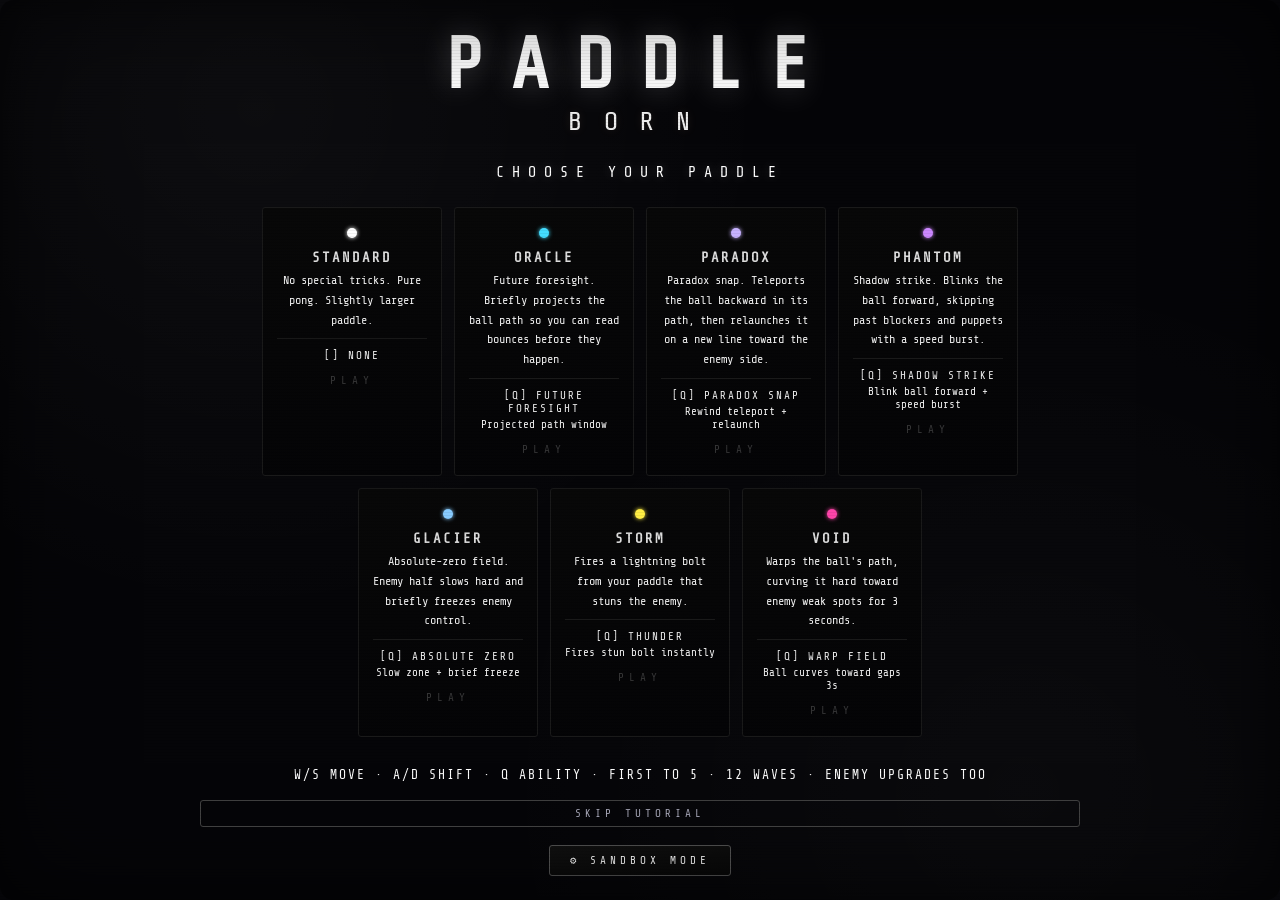
<file: index.html>
<!DOCTYPE html>
<html lang="en">
<head>
<meta charset="UTF-8">

<meta name="viewport" content="width=device-width, initial-scale=1.0">
<title>PADDLEBORN</title>
<link rel="stylesheet" href="styles.css">
</head>
<body>
<div id="crt-scan"></div><div id="crt-edge"></div>
<canvas id="cv"></canvas>

<div id="menu-screen" class="screen">
  <div style="text-align:center;max-width:920px;padding:0 20px;">
    <div style="margin-bottom:28px;"><div class="title">PADDLE</div><div class="subtitle">BORN</div></div>
    <div class="slabel">CHOOSE YOUR PADDLE</div>
    <div class="pad-grid" id="pad-grid"></div>
    <div class="dim" style="margin-top:22px;">W/S MOVE &middot; A/D SHIFT &middot; Q ABILITY &middot; FIRST TO 5 &middot; 12 WAVES &middot; ENEMY UPGRADES TOO</div>
    <div id="skip-tut-btn" style="margin-top:10px;cursor:pointer;color:#aab;font-size:11px;letter-spacing:4px;padding:6px 16px;border:1px solid #444;border-radius:3px;display:inline-block;transition:all 0.2s;" onmouseenter="this.style.color='#fff';this.style.borderColor='#888';this.style.textShadow='0 0 8px rgba(255,255,255,0.2)'" onmouseleave="this.style.color='#aab';this.style.borderColor='#444';this.style.textShadow='none'">SKIP TUTORIAL</div>
    <div id="dev-btn" style="margin-top:18px;cursor:pointer;display:inline-block;padding:8px 20px;border:1px solid #555;border-radius:3px;color:#fff;font-size:11px;letter-spacing:4px;background:linear-gradient(175deg,#111,#080808);transition:all 0.22s ease;" onmouseenter="this.style.borderColor='#aaa';this.style.background='linear-gradient(175deg,#222,#111)';this.style.boxShadow='0 0 20px rgba(255,255,255,0.08)'" onmouseleave="this.style.borderColor='#555';this.style.background='linear-gradient(175deg,#111,#080808)';this.style.boxShadow='none'" onclick="SFX.sel();showDevScreen();">&#9881; SANDBOX MODE</div>
  </div>
</div>

<div id="cards-screen" class="screen hidden">
  <div style="text-align:center;max-width:760px;padding:0 16px;">
    <div style="color:#fff;font-size:14px;letter-spacing:6px;margin-bottom:6px;">WAVE CLEAR</div>
    <div id="upgrade-title" style="font-size:clamp(24px,4vw,34px);letter-spacing:10px;margin-bottom:6px;text-shadow:0 0 18px rgba(255,255,255,0.18);">SELECT YOUR REWARD</div>
    <div id="upgrade-explain" style="color:#b0b2c0;font-size:13px;letter-spacing:2px;margin-bottom:10px;"></div>
    <div id="rank-display"></div>
    <div id="diff-display" style="margin:4px 0;"></div>
    <div id="e-warn-box"></div>
    <div id="next-wave-info" style="color:#fff;font-size:11px;letter-spacing:2px;margin:10px 0 18px;"></div>
    <div class="card-grid" id="card-grid"></div>
  </div>
</div>

<div id="go-screen" class="screen hidden">
  <div style="text-align:center;max-width:420px;">
    <div class="go-title">GAME<br>OVER</div>
    <div id="go-info" style="color:#fff;font-size:13px;letter-spacing:3px;margin-bottom:6px;"></div>
    <div id="go-buffs" style="color:#ffe0e0;font-size:11px;margin-bottom:14px;"></div>
    <div class="go-stats" id="go-stats"></div>
    <div style="display:flex;flex-direction:column;gap:8px;align-items:center;margin-top:18px;">
      <div class="btn" id="go-retry">RETRY</div>
      <div class="btn sec" id="go-menu">CHANGE PADDLE</div>
    </div>
  </div>
</div>

<div id="vic-screen" class="screen hidden">
  <div style="text-align:center;position:relative;">
    <div class="vic-rays" id="vic-rays"></div>
    <div class="vic-sub" id="vic-sub">12 WAVES CLEARED</div>
    <div id="vic-title" class="vic-title-text">VICTORY</div>
    <div id="vic-info" style="color:#fff;font-size:13px;letter-spacing:3px;margin-bottom:14px;"></div>
    <div class="vic-stats" id="vic-stats"></div>
    <div class="btn" id="vic-again" style="margin-top:18px;">PLAY AGAIN</div>
  </div>
</div>

<div id="opp-screen" class="screen hidden">
  <div style="text-align:center;max-width:920px;padding:0 16px;">
    <div style="color:#fff;font-size:11px;letter-spacing:6px;margin-bottom:6px;">WAVE <span id="opp-wave-num"></span></div>
    <div style="font-size:clamp(22px,4vw,32px);letter-spacing:10px;margin-bottom:4px;text-shadow:0 0 18px rgba(255,255,255,0.18);">CHOOSE OPPONENT</div>
    <div id="opp-enemy-warn" style="margin:6px 0;"></div>
    <div style="color:#fff;font-size:11px;letter-spacing:3px;margin:4px 0 18px;">harder fights, better loot</div>
    <div class="opp-grid" id="opp-grid"></div>
    <div style="color:#fff;font-size:10px;letter-spacing:2px;margin-top:22px;">RISK MORE &middot; EARN MORE</div>
  </div>
</div>

<div id="dev-screen" class="screen hidden">
  <div class="dev-shell">
    <div style="font-size:clamp(28px,5vw,42px);letter-spacing:12px;margin-bottom:4px;text-shadow:0 0 18px rgba(255,100,100,0.18);">SANDBOX MODE</div>
    <div style="color:#ddd;font-size:14px;letter-spacing:5px;margin-bottom:16px;">TEST ANY PADDLE vs ANY ENEMY</div>
    <div class="dev-columns">
      <div class="dev-col">
        <div class="dev-head">PADDLES</div>
        <div id="dev-pad-grid" class="dev-scroll-box"></div>
      </div>
      <div class="dev-col">
        <div class="dev-head">ABILITIES</div>
        <div id="dev-enemy-grid" class="dev-scroll-box"></div>
      </div>
      <div class="dev-col">
        <div class="dev-head">ENEMIES / STAGE-WAVE</div>
        <div id="dev-opts" class="dev-scroll-box"></div>
        <div class="btn" id="dev-go" style="margin-top:16px;width:100%;">LAUNCH TEST</div>
        <div class="btn sec" id="dev-back" style="margin-top:6px;width:100%;">BACK</div>
      </div>
    </div>
  </div>
</div>

<div id="pause-overlay" class="hidden" style="position:fixed;inset:0;display:flex;align-items:center;justify-content:center;z-index:100;background:rgba(0,0,0,0.5);">
  <div style="text-align:center;">
    <div style="color:#fff;font-size:clamp(28px,5vw,40px);letter-spacing:10px;font-weight:700;text-shadow:0 0 10px rgba(0,0,0,0.8);margin-bottom:22px;font-family:'Share Tech Mono',monospace;">PAUSED</div>
    <div style="display:flex;flex-direction:column;gap:10px;align-items:center;">
      <div class="btn" id="pause-resume" style="min-width:180px;">RESUME</div>
      <div class="btn sec" id="pause-menu" style="min-width:180px;">BACK TO MENU</div>
      <div class="btn sec" id="pause-skip-tut" style="min-width:180px;display:none;color:#ff8888;border-color:#663333;">SKIP TUTORIAL</div>
    </div>
  </div>
</div>

<script src="script.js"></script>
</body>
</html>
</file>
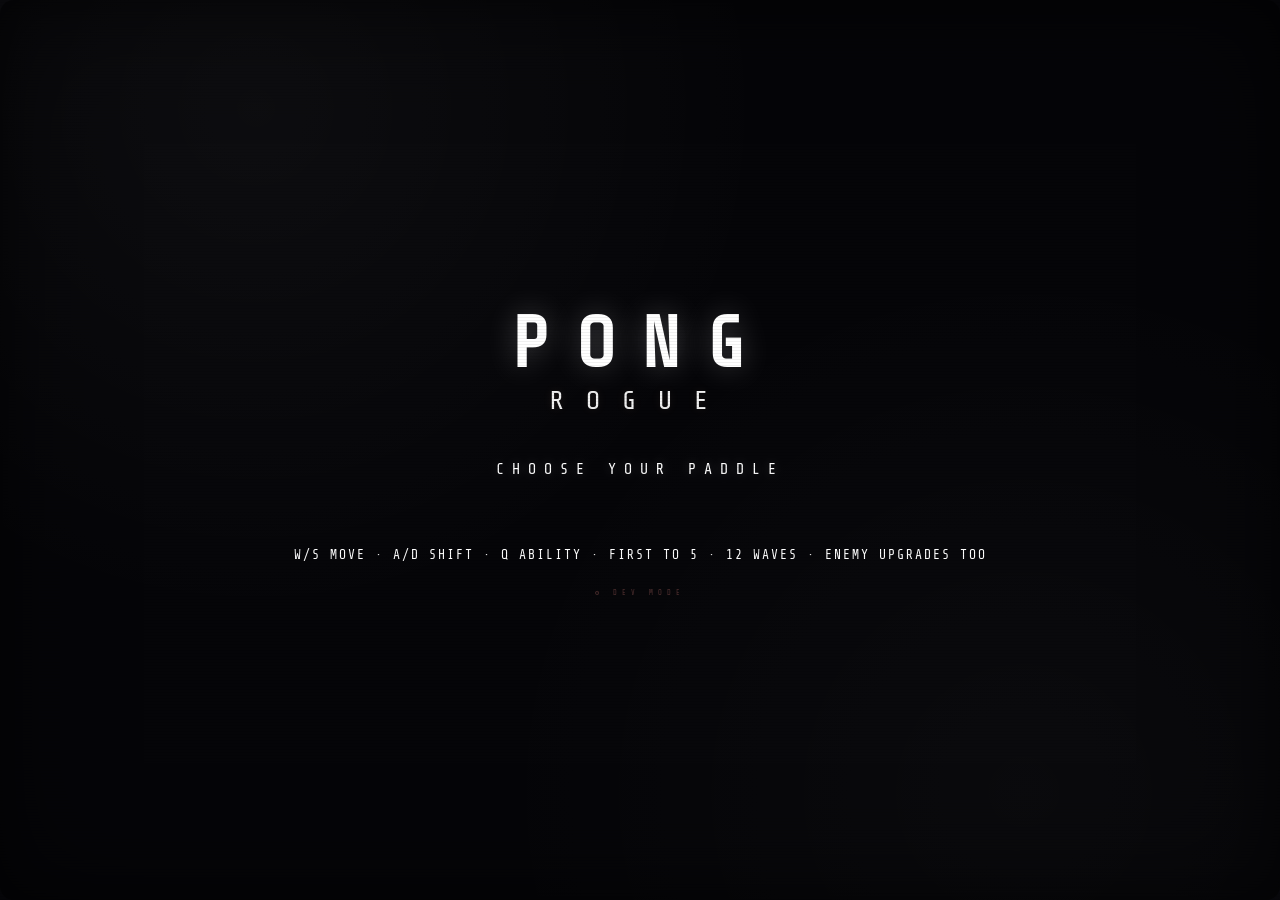
<file: pong-rogue__2_ (5).html>
<!DOCTYPE html>
<html lang="en">
<head>
<meta charset="UTF-8">

<meta name="viewport" content="width=device-width, initial-scale=1.0">
<title>PONG ROGUE</title>
<link rel="stylesheet" href="styles.css">
</head>
<body>
<div id="crt-scan"></div><div id="crt-edge"></div>
<canvas id="cv"></canvas>

<div id="menu-screen" class="screen">
  <div style="text-align:center;max-width:920px;padding:0 20px;">
    <div style="margin-bottom:46px;"><div class="title">PONG</div><div class="subtitle">ROGUE</div></div>
    <div class="slabel">CHOOSE YOUR PADDLE</div>
    <div class="pad-grid" id="pad-grid"></div>
    <div class="dim" style="margin-top:36px;">W/S MOVE &middot; A/D SHIFT &middot; Q ABILITY &middot; FIRST TO 5 &middot; 12 WAVES &middot; ENEMY UPGRADES TOO</div>
    <div id="dev-btn" style="margin-top:20px;cursor:pointer;color:#553333;font-size:7px;letter-spacing:5px;transition:color 0.2s;" onmouseenter="this.style.color='#f66'" onmouseleave="this.style.color='#553333'" onclick="SFX.sel();showDevScreen();">&#9881; DEV MODE</div>
  </div>
</div>

<div id="cards-screen" class="screen hidden">
  <div style="text-align:center;max-width:760px;padding:0 16px;">
    <div style="color:#887;font-size:10px;letter-spacing:6px;margin-bottom:6px;">WAVE CLEAR</div>
    <div id="upgrade-title" style="font-size:clamp(24px,4vw,34px);letter-spacing:10px;margin-bottom:6px;text-shadow:0 0 18px rgba(255,255,255,0.18);">SELECT YOUR REWARD</div>
    <div id="rank-display"></div>
    <div id="diff-display" style="margin:4px 0;"></div>
    <div id="e-warn-box"></div>
    <div id="next-wave-info" style="color:#887;font-size:9px;letter-spacing:2px;margin:10px 0 18px;"></div>
    <div class="card-grid" id="card-grid"></div>
  </div>
</div>

<div id="go-screen" class="screen hidden">
  <div style="text-align:center;max-width:320px;">
    <div style="font-size:clamp(36px,6vw,54px);letter-spacing:8px;text-shadow:0 0 24px rgba(255,255,255,0.18);margin-bottom:8px;">GAME<br>OVER</div>
    <div id="go-info" style="color:#998;font-size:11px;letter-spacing:3px;margin-bottom:8px;"></div>
    <div id="go-buffs" style="color:#a66;font-size:9px;margin-bottom:22px;"></div>
    <div style="display:flex;flex-direction:column;gap:8px;align-items:center;">
      <div class="btn" id="go-retry">RETRY</div>
      <div class="btn sec" id="go-menu">CHANGE PADDLE</div>
    </div>
  </div>
</div>

<div id="vic-screen" class="screen hidden">
  <div style="text-align:center;">
    <div style="color:#998;font-size:9px;letter-spacing:8px;margin-bottom:10px;">12 WAVES CLEARED</div>
    <div id="vic-title" style="font-size:clamp(48px,8vw,72px);letter-spacing:18px;margin-bottom:8px;">VICTORY</div>
    <div id="vic-info" style="color:#aa9;font-size:11px;letter-spacing:3px;margin-bottom:28px;"></div>
    <div class="btn" id="vic-again">PLAY AGAIN</div>
  </div>
</div>

<div id="opp-screen" class="screen hidden">
  <div style="text-align:center;max-width:920px;padding:0 16px;">
    <div style="color:#887;font-size:9px;letter-spacing:6px;margin-bottom:6px;">WAVE <span id="opp-wave-num"></span></div>
    <div style="font-size:clamp(22px,4vw,32px);letter-spacing:10px;margin-bottom:4px;text-shadow:0 0 18px rgba(255,255,255,0.18);">CHOOSE OPPONENT</div>
    <div id="opp-enemy-warn" style="margin:6px 0;"></div>
    <div style="color:#887766;font-size:9px;letter-spacing:3px;margin:4px 0 18px;">harder fights, better loot</div>
    <div class="opp-grid" id="opp-grid"></div>
    <div style="color:#554;font-size:7.5px;letter-spacing:2px;margin-top:22px;">RISK MORE &middot; EARN MORE</div>
  </div>
</div>

<div id="dev-screen" class="screen hidden">
  <div style="text-align:center;max-width:960px;padding:0 16px;max-height:90vh;overflow-y:auto;">
    <div style="font-size:clamp(28px,5vw,42px);letter-spacing:12px;margin-bottom:4px;text-shadow:0 0 18px rgba(255,100,100,0.18);">DEV MODE</div>
    <div style="color:#a66;font-size:8px;letter-spacing:5px;margin-bottom:16px;">TEST ANY PADDLE vs ANY ENEMY</div>
    <div style="display:flex;gap:24px;justify-content:center;flex-wrap:wrap;align-items:flex-start;">
      <div style="flex:1;min-width:200px;max-width:320px;">
        <div style="color:#887766;font-size:10px;font-weight:900;letter-spacing:6px;margin-bottom:10px;">PADDLES</div>
        <div id="dev-pad-grid" style="display:flex;flex-direction:column;gap:4px;"></div>
      </div>
      <div style="flex:1;min-width:200px;max-width:320px;">
        <div style="color:#887766;font-size:10px;font-weight:900;letter-spacing:6px;margin-bottom:10px;">ABILITIES</div>
        <div id="dev-enemy-grid" style="display:flex;flex-direction:column;gap:4px;"></div>
      </div>
      <div style="flex:1;min-width:200px;max-width:320px;">
        <div style="color:#887766;font-size:10px;font-weight:900;letter-spacing:6px;margin-bottom:10px;">ENEMIES / STAGE-WAVE</div>
        <div id="dev-opts" style="display:flex;flex-direction:column;gap:4px;"></div>
        <div class="btn" id="dev-go" style="margin-top:16px;width:100%;">LAUNCH TEST</div>
        <div class="btn sec" id="dev-back" style="margin-top:6px;width:100%;">BACK</div>
      </div>
    </div>
  </div>
</div>

<script src="script.js">

</script>
</body>
</html>
</file>
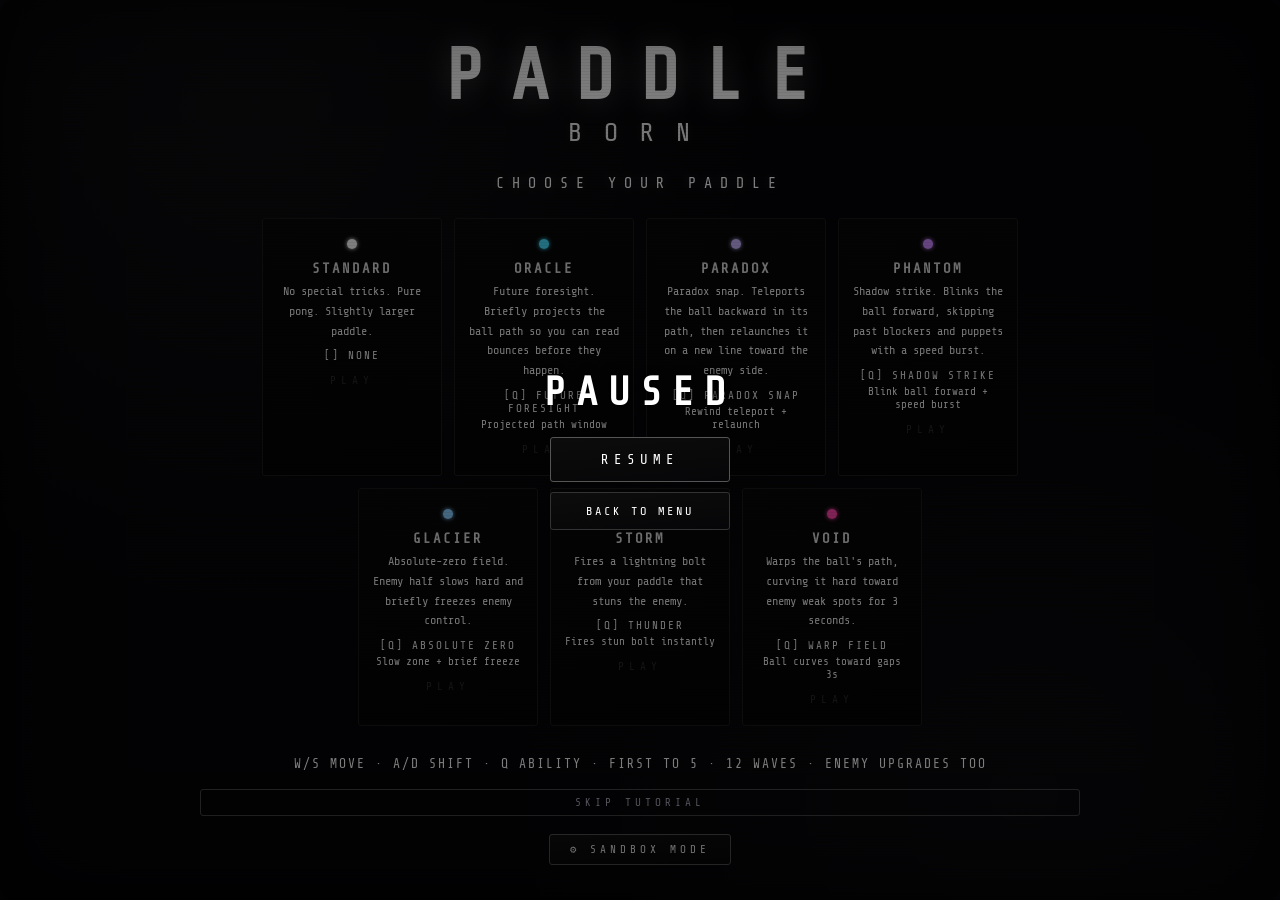
<file: ponglike-standalone.html>
<!DOCTYPE html>
<html lang="en">
<head>
<meta charset="UTF-8">
<meta name="viewport" content="width=device-width, initial-scale=1.0">
<title>PADDLEBORN - Standalone</title>
<style>
@import url("https://fonts.googleapis.com/css2?family=Share+Tech+Mono&family=Space+Mono:wght@400;700&display=swap");
* {
	margin: 0;
	padding: 0;
	box-sizing: border-box;
}
body {
	background: #000;
	overflow: hidden;
	font-family: "Share Tech Mono", monospace;
	color: #fff;
	width: 100vw;
	height: 100vh;
	user-select: none;
}
#crt-scan {
	position: fixed;
	inset: 0;
	pointer-events: none;
	z-index: 100;
	background: repeating-linear-gradient(
		0deg,
		rgba(0, 0, 0, 0.06) 0px,
		rgba(0, 0, 0, 0.06) 1px,
		transparent 1px,
		transparent 3px
	);
}
#crt-edge {
	position: fixed;
	inset: 0;
	pointer-events: none;
	z-index: 101;
	box-shadow:
		inset 0 0 120px rgba(0, 0, 0, 0.5),
		inset 0 0 40px rgba(0, 0, 0, 0.3);
	border-radius: 14px;
}
canvas {
	display: block;
	width: 100vw;
	height: 100vh;
	cursor: none;
}
.screen {
	position: fixed;
	inset: 0;
	display: flex;
	flex-direction: column;
	align-items: center;
	justify-content: flex-start;
	overflow-y: auto;
	padding: 24px 0;
	scrollbar-width: none;
	z-index: 50;
	background:
		radial-gradient(circle at 20% 12%, rgba(255, 255, 255, 0.035), transparent 40%),
		radial-gradient(circle at 80% 88%, rgba(255, 255, 255, 0.025), transparent 42%),
		#050508;
	transition: opacity 0.4s;
}
.screen.hidden {
	display: none;
}
.screen::-webkit-scrollbar {
	display: none;
}
.screen > div {
	margin-top: auto;
	margin-bottom: auto;
	flex-shrink: 0;
}
.title {
	font-size: clamp(40px, 8vw, 72px);
	letter-spacing: clamp(9px, 2.8vw, 26px);
	font-weight: bold;
	text-shadow:
		0 0 30px rgba(255, 255, 255, 0.25),
		0 0 80px rgba(255, 255, 255, 0.08);
}
.subtitle {
	font-size: clamp(15px, 3vw, 26px);
	letter-spacing: clamp(9px, 2.2vw, 22px);
	color: #f0f0f0;
	text-shadow: 0 0 10px rgba(255, 200, 150, 0.12);
	margin-top: 2px;
}

/* Paddle select cards — rough, analog feel */
.pad-grid {
	display: flex;
	gap: 12px;
	justify-content: center;
	flex-wrap: wrap;
	max-width: 940px;
	margin: 0 auto;
}
.pad-card {
	width: clamp(140px, 20vw, 180px);
	padding: 20px 14px 16px;
	text-align: center;
	cursor: pointer;
	border: 1px solid #1a1a1a;
	border-radius: 3px;
	background: linear-gradient(170deg, #080808, #040406);
	position: relative;
}
.pad-card::before {
	content: "";
	position: absolute;
	top: -1px;
	left: 20%;
	right: 20%;
	height: 1px;
	background: linear-gradient(90deg, transparent, var(--pc), transparent);
	opacity: 0;
	transition: opacity 0.3s;
}
.pad-card::after {
	content: "";
	position: absolute;
	left: -16px;
	right: -16px;
	bottom: -48px;
	height: 48px;
	pointer-events: auto;
}
.pad-card:hover::before {
	opacity: 0.4;
}
.pad-card:hover {
	transform: translateY(-4px);
	background: linear-gradient(170deg, #0c0c0c, #060608);
	border-color: #2a2a2a;
}
.pad-card .cdot {
	width: 10px;
	height: 10px;
	border-radius: 50%;
	margin: 0 auto 12px;
	transition: box-shadow 0.25s;
	box-shadow: 0 0 4px var(--pc);
}
.pad-card:hover .cdot {
	box-shadow:
		0 0 16px var(--pc),
		0 0 30px var(--pc);
}
.pad-card .pn {
	font-size: 14px;
	font-weight: 700;
	letter-spacing: 2px;
	margin-bottom: 6px;
	color: #ddd;
	transition: all 0.2s;
}
.pad-card:hover .pn {
	color: var(--pc);
	text-shadow: 0 0 12px color-mix(in srgb, var(--pc) 40%, transparent);
}
.pad-card .pd {
	color: #f2f2f2;
	font-size: 12px;
	line-height: 1.65;
	margin-bottom: 8px;
	min-height: 32px;
}
}
.pad-card .ps {
	border-top: 1px solid #1a1a1a;
	padding-top: 10px;
	transition: border-color 0.2s;
}
.pad-card:hover .ps {
	border-color: color-mix(in srgb, var(--pc) 25%, transparent);
}
.pad-card .pa {
	color: #f1f1f1;
	font-size: 11px;
	letter-spacing: 2px;
	transition: color 0.2s;
}
.pad-card:hover .pa {
	color: color-mix(in srgb, var(--pc) 80%, #aaa);
}
.pad-card .pi {
	color: #f3f3f3;
	font-size: 11px;
	margin-top: 3px;
}
.pad-card .pt {
	color: transparent;
	font-size: 11px;
	letter-spacing: 5px;
	margin-top: 12px;
	height: 16px;
	transition: all 0.25s;
}
.pad-card:hover .pt {
	color: var(--pc);
	text-shadow: 0 0 10px color-mix(in srgb, var(--pc) 50%, transparent);
}

/* Upgrade cards — each feels weighty and deliberate */
.card-grid {
	display: flex;
	gap: 18px;
	justify-content: center;
	flex-wrap: wrap;
	max-width: 860px;
	margin: 0 auto;
}

.up-card {
	width: clamp(210px, 28vw, 280px);
	padding: 30px 20px 24px;
	text-align: center;
	cursor: pointer;
	border: 1px solid #1a1a1a;
	border-radius: 3px;
	background: linear-gradient(175deg, #080808 0%, #050507 100%);
	transition: all 0.22s ease;
	position: relative;
}
.up-card::after {
	content: "";
	position: absolute;
	inset: 0;
	border-radius: 3px;
	background: radial-gradient(ellipse at 50% 0%, var(--rc), transparent 70%);
	opacity: 0;
	transition: opacity 0.3s;
	pointer-events: none;
}
.up-card:hover::after {
	opacity: 0.04;
}
.up-card:hover {
	transform: translateY(-6px);
	background: linear-gradient(175deg, #0d0d0d 0%, #08080a 100%);
	border-color: #333;
}
.up-card .ri {
	font-size: 32px;
	margin-bottom: 12px;
	transition: text-shadow 0.2s;
}
.up-card:hover .ri {
	text-shadow:
		0 0 20px var(--rc),
		0 0 40px var(--rc);
}
.up-card .cn {
	font-size: 15px;
	font-weight: 700;
	letter-spacing: 2px;
	margin-bottom: 8px;
	color: #eee;
}
.up-card:hover .cn {
	text-shadow: 0 0 10px rgba(255, 255, 255, 0.2);
}
.up-card .cd {
	color: #fff;
	font-size: 14px;
	line-height: 1.6;
	margin-bottom: 12px;
	min-height: 24px;
}
.up-card .cr {
	font-size: 12px;
	color: #fff;
	letter-spacing: 4px;
	font-weight: 700;
	padding: 8px 0 0;
	border-top: 1px solid #1a1a1a;
	transition: all 0.2s;
}
.up-card:hover .cr {
	border-color: color-mix(in srgb, var(--rc) 30%, transparent);
}
.up-card .ab-tag {
	font-size: 9px;
	color: #fff;
	letter-spacing: 3px;
	padding: 4px 10px;
	border-radius: 2px;
	display: inline-block;
	margin-bottom: 8px;
}

/* Enemy warning */
.e-warn {
	margin: 16px auto 4px;
	padding: 16px 32px;
	border: 1px solid #442222;
	border-radius: 3px;
	background: linear-gradient(175deg, #0a0404, #080303);
	color: #fff;
	max-width: 420px;
	text-align: center;
}

/* Opponent cards — bold, asymmetric energy */
.opp-grid {
	display: flex;
	gap: 18px;
	justify-content: center;
	flex-wrap: wrap;
	max-width: 1000px;
	margin: 0 auto;
}
.opp-card {
	width: clamp(185px, 26vw, 250px);
	padding: 24px 18px 18px;
	text-align: center;
	cursor: pointer;
	border: 1px solid #1a1a1a;
	border-radius: 3px;
	background: linear-gradient(172deg, #080808 0%, #040406 100%);
	transition: all 0.22s ease;
	position: relative;
	overflow: visible;
}
.opp-card::before {
	content: "";
	position: absolute;
	bottom: 0;
	left: 0;
	right: 0;
	height: 2px;
	background: linear-gradient(90deg, transparent, var(--dc), transparent);
	opacity: 0;
	transition: opacity 0.3s;
}
.opp-card:hover::before {
	opacity: 0.5;
}
.opp-card:hover {
	transition: transform 0.3s ease, background 0.3s ease, border-color 0.3s ease;
	transform: translateY(calc(-5px + var(--push-y, 0px))) translateX(var(--push-x, 0px));
	background: linear-gradient(172deg, #0c0c0c 0%, #06060a 100%);
	border-color: #2a2a2a;
}
.opp-card .opp-diff {
	font-size: 38px;
	font-weight: 900;
	letter-spacing: 4px;
	margin-bottom: 4px;
	transition: text-shadow 0.2s;
	font-family: "Space Mono", monospace;
}
.opp-card:hover .opp-diff {
	text-shadow:
		0 0 24px var(--dc),
		0 0 48px var(--dc);
}
.opp-card .opp-name {
	font-size: 15px;
	font-weight: 700;
	letter-spacing: 4px;
	margin-bottom: 3px;
	color: #ddd;
}
.opp-card .opp-tag {
	font-size: 12px;
	color: #f0f0f0;
	letter-spacing: 3px;
	margin-bottom: 6px;
	min-height: 16px;
}
.opp-card .opp-boss {
	font-size: 9px;
	letter-spacing: 5px;
	padding: 4px 12px;
	border-radius: 2px;
	display: inline-block;
	margin-bottom: 6px;
	background: rgba(255, 68, 68, 0.15);
	color: #f66;
	border: 1px solid rgba(255, 68, 68, 0.3);
	text-shadow: 0 0 6px rgba(255, 68, 68, 0.3);
}
.opp-card .opp-stats {
	display: flex;
	gap: 6px;
	justify-content: center;
	margin: 10px 0;
}
.opp-card .opp-stat {
	font-size: 10px;
	color: #fff;
	letter-spacing: 1.5px;
	padding: 3px 8px;
	border: 1px solid #222;
	border-radius: 2px;
	background: rgba(255, 255, 255, 0.065);
}
.opp-card .opp-reward-box {
	border-top: 1px solid #1a1a1a;
	padding-top: 14px;
	margin-top: 10px;
	transition: border-color 0.2s;
}
.opp-card:hover .opp-reward-box {
	border-color: color-mix(in srgb, var(--dc) 25%, transparent);
}
.opp-card .opp-reward-label {
	font-size: 10px;
	letter-spacing: 4px;
	color: #fff;
	margin-bottom: 10px;
}
.opp-card .opp-tiers {
	display: flex;
	flex-wrap: wrap;
	gap: 5px;
	justify-content: center;
}
.opp-card .opp-tier-pill {
	font-size: 9px;
	color: #fff;
	letter-spacing: 1.5px;
	padding: 4px 8px;
	border-radius: 2px;
	border: 1px solid rgba(255, 255, 255, 0.2);
	white-space: nowrap;
	font-weight: 700;
}
.opp-card .opp-fight {
	color: transparent;
	font-size: 12px;
	letter-spacing: 6px;
	margin-top: 14px;
	height: 18px;
	transition: all 0.25s;
}
.opp-card:hover .opp-fight {
	color: var(--dc);
	text-shadow: 0 0 10px color-mix(in srgb, var(--dc) 50%, transparent);
}

.diff-badge {
	display: inline-block;
	padding: 5px 14px;
	border-radius: 3px;
	font-size: 14px;
	font-weight: 700;
	letter-spacing: 3px;
	margin: 6px 0;
}
.btn {
	padding: 14px 36px;
	border: 1px solid #555;
	border-radius: 3px;
	color: #fff;
	cursor: pointer;
	font-size: 14px;
	letter-spacing: 5px;
	font-family: inherit;
	background: linear-gradient(175deg, #0c0c0c, #060608);
	transition: all 0.22s ease;
	text-align: center;
	display: inline-block;
}
.btn:hover {
	background: linear-gradient(175deg, #181818, #0c0c0e);
	border-color: #888;
	box-shadow: 0 0 24px rgba(255, 255, 255, 0.06);
	text-shadow: 0 0 8px rgba(255, 255, 255, 0.15);
}
.btn.sec {
	border-color: #333;
	color: #fff;
	font-size: 12px;
	letter-spacing: 3px;
	padding: 11px 28px;
}
.btn.sec:hover {
	background: linear-gradient(175deg, #101010, #080808);
	border-color: #555;
	box-shadow: none;
}
.dim {
	color: #fff;
	font-size: 13px;
	letter-spacing: 2px;
	line-height: 2.3;
}
.slabel {
	color: #fff;
	font-size: 15px;
	letter-spacing: 7px;
	margin-bottom: 26px;
	text-shadow: 0 0 12px rgba(255, 255, 255, 0.24);
}

/* Dev Mode layout and scroll emphasis */
.dev-shell {
	text-align: center;
	max-width: 960px;
	padding: 0 16px 20px;
}

.dev-columns {
	display: flex;
	gap: 24px;
	justify-content: center;
	flex-wrap: wrap;
	align-items: flex-start;
}

.dev-col {
	flex: 1;
	min-width: 200px;
	max-width: 320px;
}

.dev-head {
	color: #eee;
	font-size: 13px;
	font-weight: 900;
	letter-spacing: 6px;
	margin-bottom: 10px;
}

.dev-scroll-box {
	display: flex;
	flex-direction: column;
	color: #fff;
	gap: 4px;
	max-height: 50vh;
	overflow-y: auto;
	padding: 10px;
	border: 1px solid #3a3a46;
	border-radius: 4px;
	background: transparent;
	box-shadow: none;
}

.dev-scroll-box:hover {
	border-color: #5a5a6a;
	background: transparent;
	box-shadow: none;
}

.dev-scroll-box::-webkit-scrollbar {
	width: 8px;
}

.dev-scroll-box::-webkit-scrollbar-track {
	background: rgba(255, 255, 255, 0.12);
	border-radius: 8px;
}

.dev-scroll-box::-webkit-scrollbar-thumb {
	background: rgba(255, 255, 255, 0.35);
	border-radius: 8px;
}

/* Keyframes */
@keyframes titleFloat {
	0%       { transform: translateY(0) scale(1); text-shadow: 0 0 30px rgba(255,255,255,0.25), 0 0 80px rgba(255,255,255,0.08); }
	25%      { transform: translateY(-3px) scale(1.005); }
	50%      { transform: translateY(-6px) scale(1.01); text-shadow: 0 0 50px rgba(255,255,255,0.4), 0 0 120px rgba(255,255,255,0.15), 0 0 6px rgba(255,255,255,0.2); }
	75%      { transform: translateY(-3px) scale(1.005); }
	100%     { transform: translateY(0) scale(1); text-shadow: 0 0 30px rgba(255,255,255,0.25), 0 0 80px rgba(255,255,255,0.08); }
}
@keyframes subtitleDrift {
	0%, 100% { opacity: 0.8; letter-spacing: clamp(10px,2.5vw,26px); text-shadow: 0 0 10px rgba(255,200,150,0.12); }
	50%      { opacity: 1; letter-spacing: clamp(14px,3vw,32px); text-shadow: 0 0 18px rgba(255,200,150,0.25); }
}
@keyframes cardEntrance {
	from { opacity: 0; transform: translateY(36px) scale(0.92); filter: blur(4px); }
	to   { opacity: 1; transform: translateY(0) scale(1); filter: blur(0); }
}
@keyframes screenFadeSlide {
	from { opacity: 0; transform: translateY(16px); }
	to   { opacity: 1; transform: translateY(0); }
}
@keyframes glowBreath {
	0%, 100% { box-shadow: 0 0 0 transparent; }
	50%      { box-shadow: 0 0 18px rgba(255,255,255,0.04); }
}
@keyframes labelSlide {
	from { opacity: 0; letter-spacing: 20px; transform: translateY(-8px); }
	to   { opacity: 1; letter-spacing: 8px; transform: translateY(0); }
}
@keyframes victoryGlow {
	0%, 100% { text-shadow: 0 0 30px rgba(255,220,120,0.3), 0 0 60px rgba(255,220,120,0.1); filter: brightness(1); }
	50%      { text-shadow: 0 0 50px rgba(255,220,120,0.5), 0 0 100px rgba(255,220,120,0.2); filter: brightness(1.08); }
}
@keyframes dotPulse {
	0%, 100% { transform: scale(1); opacity: 0.8; }
	50%      { transform: scale(1.35); opacity: 1; }
}
@keyframes barSweep {
	0%   { left: -40%; }
	100% { left: 140%; }
}
@keyframes cardIdleFloat {
	0%, 100% { transform: translateY(0); }
	50%      { transform: translateY(-3px); }
}
@keyframes hoverWiggle {
	0%, 100% { transform: translateY(-22px) scale(1.13) rotate(0deg); }
	15%      { transform: translateY(-24px) scale(1.13) rotate(0.5deg); }
	35%      { transform: translateY(-20px) scale(1.13) rotate(-0.5deg); }
	55%      { transform: translateY(-23px) scale(1.13) rotate(0.3deg); }
	75%      { transform: translateY(-21px) scale(1.13) rotate(-0.3deg); }
}
@keyframes bossPulse {
	0%, 100% { box-shadow: 0 0 6px rgba(255,68,68,0.2); text-shadow: 0 0 6px rgba(255,68,68,0.3); }
	50%      { box-shadow: 0 0 16px rgba(255,68,68,0.5), 0 0 30px rgba(255,68,68,0.15); text-shadow: 0 0 12px rgba(255,68,68,0.6); }
}
/* Particle / spark keyframes */
@keyframes sparkRise {
	0%   { transform: translateY(0) translateX(0) scale(1); opacity: 0.9; }
	50%  { opacity: 1; }
	100% { transform: translateY(var(--sy, -40px)) translateX(var(--sx, 10px)) scale(0); opacity: 0; }
}
@keyframes sparkOrbit {
	0%   { transform: rotate(0deg) translateX(var(--orbit-r, 20px)) rotate(0deg) scale(1); opacity: 0.7; }
	50%  { opacity: 1; }
	100% { transform: rotate(360deg) translateX(var(--orbit-r, 20px)) rotate(-360deg) scale(0.3); opacity: 0; }
}
@keyframes crackle {
	0%, 100% { opacity: 0; }
	10% { opacity: 1; transform: scaleX(1); }
	20% { opacity: 0; transform: scaleX(0.5); }
	30% { opacity: 0.8; transform: scaleX(1.2); }
	40% { opacity: 0; }
	70% { opacity: 0.9; transform: scaleX(0.8); }
	80% { opacity: 0; }
}

/* Aura particles container */
.aura-particles {
	position: absolute;
	inset: -12px;
	pointer-events: none;
	z-index: -1;
	overflow: visible;
}
.aura-spark {
	position: absolute;
	width: var(--spark-size, 3px);
	height: var(--spark-size, 3px);
	border-radius: 50%;
	background: var(--spark-col, #fff);
	box-shadow: 0 0 6px var(--spark-col, #fff), 0 0 12px var(--spark-col, #fff);
	animation: sparkRise var(--spark-dur, 1s) ease-out both;
	animation-delay: var(--spark-delay, 0s);
	left: var(--spark-x, 50%);
	top: var(--spark-y, 50%);
}
.aura-spark.orbit {
	animation-name: sparkOrbit;
	animation-timing-function: linear;
	animation-iteration-count: infinite;
}
.aura-crackle {
	position: absolute;
	width: var(--crack-w, 20px);
	height: 1.5px;
	background: linear-gradient(90deg, transparent, var(--spark-col, #fff), transparent);
	box-shadow: 0 0 4px var(--spark-col, #fff);
	animation: crackle var(--crack-dur, 0.6s) ease-in-out infinite;
	animation-delay: var(--crack-delay, 0s);
	left: var(--crack-x, 30%);
	top: var(--crack-y, 40%);
	transform-origin: center;
}

/* Screen Transitions */
.screen {
	transition: opacity 0.45s cubic-bezier(0.22, 0.61, 0.36, 1);
}
.screen:not(.hidden) > div {
	animation: screenFadeSlide 0.5s cubic-bezier(0.22, 0.61, 0.36, 1) both;
}

/* Title idle animations */
.title {
	animation: titleFloat 5s ease-in-out infinite;
	will-change: transform, text-shadow;
}
.subtitle {
	animation: subtitleDrift 6s ease-in-out infinite;
	will-change: opacity, letter-spacing;
}

/* Section labels entrance */
.slabel {
	animation: labelSlide 0.7s cubic-bezier(0.22, 0.61, 0.36, 1) 0.2s both;
}

/* Paddle cards: smooth hover rise, particles via JS */
.pad-card {
	will-change: transform, box-shadow, filter;
	transition: box-shadow 0.5s cubic-bezier(0.22, 0.61, 0.36, 1),
	            border-color 0.3s ease,
	            background 0.3s ease,
	            filter 0.4s ease,
	            margin 0.5s cubic-bezier(0.22, 0.61, 0.36, 1),
	            opacity 0.4s ease;
}
.pad-card.card-enter {
	animation: cardEntrance 0.5s cubic-bezier(0.22, 0.61, 0.36, 1) forwards;
	animation-delay: calc(var(--i, 0) * 0.09s);
}
.pad-card:hover {
	transition: transform 0.3s cubic-bezier(0.22, 0.61, 0.36, 1),
	            box-shadow 0.5s cubic-bezier(0.22, 0.61, 0.36, 1),
	            border-color 0.3s ease,
	            background 0.3s ease,
	            filter 0.4s ease,
	            margin 0.5s cubic-bezier(0.22, 0.61, 0.36, 1),
	            opacity 0.4s ease;
	transform: translateY(calc(-24px + var(--push-y, 0px))) translateX(var(--push-x, 0px)) scale(1.14);
	z-index: 10;
	border-color: var(--pc);
	background: linear-gradient(170deg, #0f0f0f, #0a0a12);
	box-shadow:
		0 0 60px color-mix(in srgb, var(--pc) 40%, transparent),
		0 0 120px color-mix(in srgb, var(--pc) 18%, transparent),
		0 24px 60px rgba(0, 0, 0, 0.75),
		inset 0 0 40px color-mix(in srgb, var(--pc) 8%, transparent);
	margin: 0 18px;
}
.pad-card:active {
	transform: translateY(calc(-8px + var(--push-y, 0px))) translateX(var(--push-x, 0px)) scale(1.02);
	transition-duration: 0.1s;
}
.pad-card .cdot {
	animation: dotPulse 3s ease-in-out infinite;
	animation-delay: calc(var(--i, 0) * 0.4s);
}
.pad-card:hover .cdot {
	animation: none;
	transform: scale(2);
	box-shadow: 0 0 28px var(--pc), 0 0 56px var(--pc), 0 0 90px color-mix(in srgb, var(--pc) 50%, transparent) !important;
	transition: transform 0.3s ease, box-shadow 0.3s ease;
}
/* "PLAY" text: always faintly visible, bright on hover */
.pad-card .pt {
	color: rgba(255,255,255,0.15);
	transition: color 0.3s ease, text-shadow 0.3s ease, letter-spacing 0.3s ease;
}
.pad-card:hover .pt {
	color: var(--pc);
	text-shadow: 0 0 14px color-mix(in srgb, var(--pc) 60%, transparent);
	letter-spacing: 8px;
}

/* Upgrade cards: smooth hover rise, vibrant */
.up-card {
	will-change: transform, box-shadow, filter;
	transition: box-shadow 0.5s cubic-bezier(0.22, 0.61, 0.36, 1),
	            border-color 0.3s ease,
	            background 0.3s ease,
	            filter 0.4s ease,
	            margin 0.5s cubic-bezier(0.22, 0.61, 0.36, 1),
	            opacity 0.4s ease;
}
.up-card.card-enter {
	animation: cardEntrance 0.55s cubic-bezier(0.22, 0.61, 0.36, 1) forwards;
	animation-delay: calc(var(--i, 0) * 0.13s);
}
.up-card:hover {
	transition: transform 0.3s cubic-bezier(0.22, 0.61, 0.36, 1),
	            box-shadow 0.5s cubic-bezier(0.22, 0.61, 0.36, 1),
	            border-color 0.3s ease,
	            background 0.3s ease,
	            filter 0.4s ease,
	            margin 0.5s cubic-bezier(0.22, 0.61, 0.36, 1),
	            opacity 0.4s ease;
	transform: translateY(calc(-24px + var(--push-y, 0px))) translateX(var(--push-x, 0px)) scale(1.14);
	z-index: 10;
	border-color: var(--rc);
	background: linear-gradient(175deg, #111115 0%, #0b0b12 100%);
	box-shadow:
		0 0 60px color-mix(in srgb, var(--rc) 40%, transparent),
		0 0 120px color-mix(in srgb, var(--rc) 18%, transparent),
		0 24px 60px rgba(0, 0, 0, 0.75),
		inset 0 0 40px color-mix(in srgb, var(--rc) 8%, transparent);
	margin: 0 18px;
}
.up-card::after {
	content: "";
	position: absolute;
	left: -16px;
	right: -16px;
	bottom: -48px;
	height: 48px;
	pointer-events: auto;
}
.up-card:active {
	transform: translateY(calc(-10px + var(--push-y, 0px))) translateX(var(--push-x, 0px)) scale(1.02);
	transition-duration: 0.1s;
}
.up-card .ri {
	transition: text-shadow 0.3s ease, transform 0.35s cubic-bezier(0.22, 0.61, 0.36, 1);
}
.up-card:hover .ri {
	transform: scale(1.4);
	text-shadow: 0 0 40px var(--rc), 0 0 80px var(--rc);
}
.up-card .cn {
	transition: text-shadow 0.3s ease, color 0.3s ease;
}
.up-card:hover .cn {
	color: #fff;
	text-shadow: 0 0 16px rgba(255,255,255,0.35);
}
.up-card .cd {
	transition: color 0.3s ease;
}
.up-card:hover .cd {
	color: #ccc;
}
.up-card .cr {
	transition: text-shadow 0.3s ease;
}
.up-card:hover .cr {
	text-shadow: 0 0 12px var(--rc);
}

.opp-grid {
	gap: 22px;
}
.opp-card {
	width: clamp(200px, 28vw, 270px);
	padding: 28px 20px 22px;
	will-change: transform, box-shadow;
	transition: box-shadow 0.45s cubic-bezier(0.22, 0.61, 0.36, 1),
	            border-color 0.35s ease,
	            background 0.35s ease,
	            filter 0.35s ease;
	border-radius: 6px;
	background: linear-gradient(175deg, #0a0a0c 0%, #060609 100%);
	border: 1px solid #1e1e24;
}
.opp-card.card-enter {
	animation: cardEntrance 0.55s cubic-bezier(0.22, 0.61, 0.36, 1) forwards;
	animation-delay: calc(var(--i, 0) * 0.14s);
}
.opp-card::before {
	content: "";
	position: absolute;
	bottom: 0;
	left: 10%;
	right: 10%;
	height: 2px;
	background: linear-gradient(90deg, transparent, var(--dc), transparent);
	opacity: 0;
	transition: opacity 0.4s ease, left 0.4s ease, right 0.4s ease;
	border-radius: 0 0 6px 6px;
}
.opp-card:hover::before {
	opacity: 0.7;
	left: 5%;
	right: 5%;
}
.opp-card:hover {
	transition: transform 0.3s cubic-bezier(0.22, 0.61, 0.36, 1),
	            box-shadow 0.45s cubic-bezier(0.22, 0.61, 0.36, 1),
	            border-color 0.35s ease,
	            background 0.35s ease,
	            filter 0.35s ease;
	transform: translateY(calc(-10px + var(--push-y, 0px))) translateX(var(--push-x, 0px));
	z-index: 10;
	border-color: color-mix(in srgb, var(--dc) 50%, #1e1e24);
	background: linear-gradient(175deg, #0e0e12 0%, #09090e 100%);
	box-shadow:
		0 0 35px color-mix(in srgb, var(--dc) 22%, transparent),
		0 16px 45px rgba(0, 0, 0, 0.55);
}
.opp-card:active {
	transform: translateY(calc(-5px + var(--push-y, 0px))) translateX(var(--push-x, 0px));
	transition-duration: 0.1s;
}
/* Hover zone below opp cards to prevent flicker */
.opp-card::after {
	content: "";
	position: absolute;
	left: -12px;
	right: -12px;
	bottom: -36px;
	height: 36px;
	pointer-events: auto;
}
/* Difficulty number — clean scale, no wiggle */
.opp-card .opp-diff {
	font-size: 44px;
	transition: text-shadow 0.35s ease, transform 0.4s cubic-bezier(0.22, 0.61, 0.36, 1), color 0.35s ease;
}
.opp-card:hover .opp-diff {
	transform: scale(1.1);
	text-shadow: 0 0 25px var(--dc), 0 0 50px color-mix(in srgb, var(--dc) 40%, transparent);
}
/* Enemy name */
.opp-card .opp-name {
	font-size: 16px;
	letter-spacing: 5px;
	transition: color 0.3s ease, text-shadow 0.3s ease;
}
.opp-card:hover .opp-name {
	color: #fff;
	text-shadow: 0 0 8px rgba(255,255,255,0.15);
}
/* Tag */
.opp-card .opp-tag {
	transition: color 0.3s ease;
}
.opp-card:hover .opp-tag {
	color: #ddd;
}
/* FIGHT text — clean reveal */
.opp-card .opp-fight {
	color: rgba(255,255,255,0.08);
	font-size: 12px;
	letter-spacing: 6px;
	margin-top: 16px;
	height: 20px;
	font-weight: 700;
	transition: color 0.4s ease, text-shadow 0.4s ease, letter-spacing 0.4s ease;
}
.opp-card:hover .opp-fight {
	color: var(--dc);
	text-shadow: 0 0 12px color-mix(in srgb, var(--dc) 50%, transparent);
	letter-spacing: 9px;
}
/* Boss badge: pulse */
.opp-card .opp-boss {
	animation: bossPulse 2s ease-in-out infinite;
	border-radius: 3px;
}
/* Stats */
.opp-card .opp-stat {
	transition: transform 0.25s ease, background 0.25s ease, border-color 0.25s ease;
}
.opp-card:hover .opp-stat {
	background: rgba(255, 255, 255, 0.09);
	border-color: #444;
	transform: translateY(-1px);
}
/* Tier pills */
.opp-tier-pill {
	transition: transform 0.25s ease, box-shadow 0.25s ease;
}
.opp-card:hover .opp-tier-pill {
	transform: translateY(-1px);
	box-shadow: 0 3px 10px rgba(0,0,0,0.3);
}
/* Reward box */
.opp-card .opp-reward-box {
	transition: border-color 0.3s ease;
}
.opp-card:hover .opp-reward-box {
	border-color: color-mix(in srgb, var(--dc) 30%, transparent);
}
/* Neighbors dim slightly — but less than pad/up cards */

/* Buttons: polish */
.btn {
	transition: all 0.3s cubic-bezier(0.22, 0.61, 0.36, 1);
	position: relative;
	overflow: hidden;
}
.btn::after {
	content: "";
	position: absolute;
	top: 0;
	left: -40%;
	width: 30%;
	height: 100%;
	background: linear-gradient(90deg, transparent, rgba(255,255,255,0.06), transparent);
	pointer-events: none;
	opacity: 0;
	transition: opacity 0.3s;
}
.btn:hover::after {
	opacity: 1;
	animation: barSweep 0.8s ease-out;
}
.btn:hover {
	transform: translateY(-2px);
	box-shadow: 0 0 28px rgba(255,255,255,0.08), 0 6px 20px rgba(0,0,0,0.3);
}
.btn:active {
	transform: translateY(0);
	transition-duration: 0.08s;
}

/* Victory screen */
@keyframes vicStarBurst {
	0%   { transform: scale(0) rotate(0deg); opacity: 0; }
	50%  { opacity: 1; }
	100% { transform: scale(1) rotate(360deg); opacity: 1; }
}
@keyframes vicRaysSpin {
	from { transform: rotate(0deg); }
	to   { transform: rotate(360deg); }
}
@keyframes vicTitleReveal {
	0%   { letter-spacing: 40px; opacity: 0; transform: scale(0.8); filter: blur(8px); }
	60%  { letter-spacing: 22px; opacity: 1; filter: blur(0); }
	100% { letter-spacing: 18px; transform: scale(1); }
}
@keyframes vicSubFade {
	from { opacity: 0; transform: translateY(12px); }
	to   { opacity: 1; transform: translateY(0); }
}
#vic-screen > div {
	position: relative;
}
#vic-screen .vic-rays {
	position: absolute;
	top: 50%;
	left: 50%;
	width: 400px;
	height: 400px;
	margin: -200px 0 0 -200px;
	pointer-events: none;
	animation: vicRaysSpin 20s linear infinite;
	opacity: 0.08;
	z-index: 0;
}
#vic-screen .vic-rays div {
	position: absolute;
	top: 50%;
	left: 50%;
	width: 2px;
	height: 200px;
	background: linear-gradient(to top, transparent, var(--vic-col, #ffe088));
	transform-origin: bottom center;
}
#vic-title {
	font-size: clamp(48px, 8vw, 72px);
	letter-spacing: 18px;
	margin-bottom: 8px;
	animation: victoryGlow 3s ease-in-out infinite, vicTitleReveal 1.2s cubic-bezier(0.22, 0.61, 0.36, 1) both;
	position: relative;
	z-index: 1;
}
#vic-screen .vic-sub {
	animation: vicSubFade 0.6s ease 0.8s both;
	position: relative;
	z-index: 1;
}
#vic-screen .vic-stats {
	display: flex;
	gap: 18px;
	justify-content: center;
	flex-wrap: wrap;
	margin: 18px 0 24px;
	animation: vicSubFade 0.6s ease 1.0s both;
	position: relative;
	z-index: 1;
}
#vic-screen .vic-stat {
	background: rgba(255,255,255,0.04);
	border: 1px solid rgba(255,255,255,0.08);
	border-radius: 4px;
	padding: 10px 18px;
	text-align: center;
}
#vic-screen .vic-stat-val {
	font-size: 22px;
	font-weight: 700;
	letter-spacing: 2px;
	margin-bottom: 2px;
}
#vic-screen .vic-stat-label {
	font-size: 7px;
	letter-spacing: 4px;
	color: #999;
	text-transform: uppercase;
}
#vic-screen .btn {
	animation: vicSubFade 0.6s ease 1.3s both;
	position: relative;
	z-index: 1;
}

/* Game Over screen */
@keyframes goTitleGlitch {
	0%, 100% { text-shadow: 0 0 24px rgba(255,80,80,0.2); transform: translate(0); }
	10%      { text-shadow: -2px 0 #ff4444, 2px 0 #4444ff; transform: translate(-1px, 1px); }
	20%      { text-shadow: 2px 0 #ff4444, -2px 0 #4444ff; transform: translate(1px, -1px); }
	30%      { text-shadow: 0 0 24px rgba(255,80,80,0.2); transform: translate(0); }
}
@keyframes goStatSlide {
	from { opacity: 0; transform: translateX(-10px); }
	to   { opacity: 1; transform: translateX(0); }
}
#go-screen > div {
	animation: screenFadeSlide 0.6s cubic-bezier(0.22, 0.61, 0.36, 1) both;
}
#go-screen .go-title {
	font-size: clamp(36px, 6vw, 54px);
	letter-spacing: 8px;
	margin-bottom: 8px;
	animation: goTitleGlitch 4s ease-in-out infinite;
	color: #ff6666;
}
#go-screen .go-stats {
	display: flex;
	gap: 14px;
	justify-content: center;
	flex-wrap: wrap;
	margin: 14px 0 20px;
}
#go-screen .go-stat {
	background: rgba(255,60,60,0.04);
	border: 1px solid rgba(255,60,60,0.1);
	border-radius: 4px;
	padding: 8px 14px;
	text-align: center;
	animation: goStatSlide 0.4s ease calc(0.3s + var(--i, 0) * 0.1s) both;
}
#go-screen .go-stat-val {
	font-size: 18px;
	font-weight: 700;
	letter-spacing: 2px;
	color: #ffaaaa;
}
#go-screen .go-stat-label {
	font-size: 7px;
	letter-spacing: 4px;
	color: #886;
	text-transform: uppercase;
}

/* Enemy warning: subtle pulse */
.e-warn {
	animation: glowBreath 3s ease-in-out infinite;
}

/* Difficulty badge: entrance */
.diff-badge {
	animation: cardEntrance 0.4s cubic-bezier(0.22, 0.61, 0.36, 1) both;
}
</style>
</head>
<body>
<div id="crt-scan"></div><div id="crt-edge"></div>
<canvas id="cv"></canvas>

<div id="menu-screen" class="screen">
  <div style="text-align:center;max-width:920px;padding:0 20px;">
    <div style="margin-bottom:28px;"><div class="title">PADDLE</div><div class="subtitle">BORN</div></div>
    <div class="slabel">CHOOSE YOUR PADDLE</div>
    <div class="pad-grid" id="pad-grid"></div>
    <div class="dim" style="margin-top:22px;">W/S MOVE &middot; A/D SHIFT &middot; Q ABILITY &middot; FIRST TO 5 &middot; 12 WAVES &middot; ENEMY UPGRADES TOO</div>
    <div id="skip-tut-btn" style="margin-top:10px;cursor:pointer;color:#aab;font-size:11px;letter-spacing:4px;padding:6px 16px;border:1px solid #444;border-radius:3px;display:inline-block;transition:all 0.2s;" onmouseenter="this.style.color='#fff';this.style.borderColor='#888';this.style.textShadow='0 0 8px rgba(255,255,255,0.2)'" onmouseleave="this.style.color='#aab';this.style.borderColor='#444';this.style.textShadow='none'">SKIP TUTORIAL</div>
	<div id="dev-btn" style="margin-top:18px;cursor:pointer;display:inline-block;padding:8px 20px;border:1px solid #555;border-radius:3px;color:#fff;font-size:11px;letter-spacing:4px;background:linear-gradient(175deg,#111,#080808);transition:all 0.22s ease;" onmouseenter="this.style.borderColor='#aaa';this.style.background='linear-gradient(175deg,#222,#111)';this.style.boxShadow='0 0 20px rgba(255,255,255,0.08)'" onmouseleave="this.style.borderColor='#555';this.style.background='linear-gradient(175deg,#111,#080808)';this.style.boxShadow='none'" onclick="SFX.sel();showDevScreen();">&#9881; SANDBOX MODE</div>
  </div>
</div>

<div id="cards-screen" class="screen hidden">
  <div style="text-align:center;max-width:760px;padding:0 16px;">
	<div style="color:#fff;font-size:12px;letter-spacing:6px;margin-bottom:6px;">WAVE CLEAR</div>
    <div id="upgrade-title" style="font-size:clamp(24px,4vw,34px);letter-spacing:10px;margin-bottom:6px;text-shadow:0 0 18px rgba(255,255,255,0.18);">SELECT YOUR REWARD</div>
    <div id="rank-display"></div>
    <div id="diff-display" style="margin:4px 0;"></div>
    <div id="e-warn-box"></div>
	<div id="next-wave-info" style="color:#fff;font-size:11px;letter-spacing:2px;margin:10px 0 18px;"></div>
    <div class="card-grid" id="card-grid"></div>
  </div>
</div>

<div id="go-screen" class="screen hidden">
  <div style="text-align:center;max-width:420px;">
    <div class="go-title">GAME<br>OVER</div>
    <div id="go-info" style="color:#fff;font-size:13px;letter-spacing:3px;margin-bottom:6px;"></div>
    <div id="go-buffs" style="color:#ffe0e0;font-size:11px;margin-bottom:14px;"></div>
    <div class="go-stats" id="go-stats"></div>
    <div style="display:flex;flex-direction:column;gap:8px;align-items:center;margin-top:18px;">
      <div class="btn" id="go-retry">RETRY</div>
      <div class="btn sec" id="go-menu">CHANGE PADDLE</div>
    </div>
  </div>
</div>

<div id="vic-screen" class="screen hidden">
  <div style="text-align:center;position:relative;">
    <div class="vic-rays" id="vic-rays"></div>
    <div class="vic-sub" id="vic-sub">12 WAVES CLEARED</div>
    <div id="vic-title" class="vic-title-text">VICTORY</div>
    <div id="vic-info" style="color:#fff;font-size:13px;letter-spacing:3px;margin-bottom:14px;"></div>
    <div class="vic-stats" id="vic-stats"></div>
    <div class="btn" id="vic-again" style="margin-top:18px;">PLAY AGAIN</div>
  </div>
</div>

<div id="opp-screen" class="screen hidden">
  <div style="text-align:center;max-width:920px;padding:0 16px;">
	<div style="color:#fff;font-size:11px;letter-spacing:6px;margin-bottom:6px;">WAVE <span id="opp-wave-num"></span></div>
    <div style="font-size:clamp(22px,4vw,32px);letter-spacing:10px;margin-bottom:4px;text-shadow:0 0 18px rgba(255,255,255,0.18);">CHOOSE OPPONENT</div>
    <div id="opp-enemy-warn" style="margin:6px 0;"></div>
	<div style="color:#fff;font-size:11px;letter-spacing:3px;margin:4px 0 18px;">harder fights, better loot</div>
    <div class="opp-grid" id="opp-grid"></div>
	<div style="color:#fff;font-size:10px;letter-spacing:2px;margin-top:22px;">RISK MORE &middot; EARN MORE</div>
  </div>
</div>

<div id="dev-screen" class="screen hidden">
	<div class="dev-shell">
    <div style="font-size:clamp(28px,5vw,42px);letter-spacing:12px;margin-bottom:4px;text-shadow:0 0 18px rgba(255,100,100,0.18);">SANDBOX MODE</div>
	<div style="color:#ddd;font-size:14px;letter-spacing:5px;margin-bottom:16px;">TEST ANY PADDLE vs ANY ENEMY</div>
		<div class="dev-columns">
			<div class="dev-col">
				<div class="dev-head">PADDLES</div>
				<div id="dev-pad-grid" class="dev-scroll-box"></div>
      </div>
			<div class="dev-col">
				<div class="dev-head">ABILITIES</div>
				<div id="dev-enemy-grid" class="dev-scroll-box"></div>
      </div>
			<div class="dev-col">
				<div class="dev-head">ENEMIES / STAGE-WAVE</div>
				<div id="dev-opts" class="dev-scroll-box"></div>
        <div class="btn" id="dev-go" style="margin-top:16px;width:100%;">LAUNCH TEST</div>
        <div class="btn sec" id="dev-back" style="margin-top:6px;width:100%;">BACK</div>
      </div>
    </div>
  </div>
</div>

<div id="pause-overlay" class="hidden" style="position:fixed;inset:0;display:flex;align-items:center;justify-content:center;z-index:100;background:rgba(0,0,0,0.5);">
  <div style="text-align:center;">
    <div style="color:#fff;font-size:clamp(28px,5vw,40px);letter-spacing:10px;font-weight:700;text-shadow:0 0 10px rgba(0,0,0,0.8);margin-bottom:22px;font-family:'Share Tech Mono',monospace;">PAUSED</div>
    <div style="display:flex;flex-direction:column;gap:10px;align-items:center;">
      <div class="btn" id="pause-resume" style="min-width:180px;">RESUME</div>
      <div class="btn sec" id="pause-menu" style="min-width:180px;">BACK TO MENU</div>
      <div class="btn sec" id="pause-skip-tut" style="min-width:180px;display:none;color:#ff8888;border-color:#663333;">SKIP TUTORIAL</div>
    </div>
  </div>
</div>

<script>
/* Consolidated single-file runtime: game-data + audio + fool + main */

// --- CONSTANTS ---
const GW = 800,
	GH = 500,
	BALL_SZ = 10,
	PAD_W = 12,
	BASE_PAD_H = 80; // slightly larger base paddles
const PX_HOME = 40,
	EX = GW - 40,
	HORIZ = 50,
	PTS_WIN = 5,
	MAX_WAVE = 12,
	TRAIL = 24,
	BASE_SPD = 340;
const MAX_BALL_SPD = 2200;
// Visual/particle caps (raised to allow richer effects)
const MAX_SPARKS = 350,
	MAX_MULTI = 14,
	MAX_BOLTS = 16;
const clamp = (v, lo, hi) => Math.max(lo, Math.min(hi, v));
const lerp = (a, b, t) => a + (b - a) * t;
const rng = (a, b) => a + Math.random() * (b - a);
const easeOut = (t) => 1 - (1 - t) ** 3;
function simBallY(bx, by, vx, vy, tx) {
	if (vx <= 0) return by;
	let px = bx,
		py = by,
		pvx = vx,
		pvy = vy;
	for (let i = 0; i < 500; i++) {
		px += pvx * 0.008;
		py += pvy * 0.008;
		if (py < 5) {
			py = 5;
			pvy = Math.abs(pvy);
		}
		if (py > GH - 5) {
			py = GH - 5;
			pvy = -Math.abs(pvy);
		}
		if (px >= tx) return py;
	}
	return py;
}
function simYAtX(bx, by, vx, vy, tx) {
	if (!Number.isFinite(vx) || Math.abs(vx) < 1) return by;
	let px = bx,
		py = by,
		pvx = vx,
		pvy = vy;
	for (let i = 0; i < 700; i++) {
		px += pvx * 0.008;
		py += pvy * 0.008;
		if (py < 5) {
			py = 5;
			pvy = Math.abs(pvy);
		}
		if (py > GH - 5) {
			py = GH - 5;
			pvy = -Math.abs(pvy);
		}
		if ((pvx > 0 && px >= tx) || (pvx < 0 && px <= tx)) return py;
	}
	return py;
}
function pickIncomingThreatY(g, targetX, dir) {
	let bestY = null,
		bestEta = Infinity;
	const take = (bx, by, vx, vy) => {
		if (dir < 0 && vx >= -1) return;
		if (dir > 0 && vx <= 1) return;
		const eta = (targetX - bx) / Math.max(1, Math.abs(vx));
		if (eta <= 0 || eta > 3.4) return;
		const y = simYAtX(bx, by, vx, vy, targetX);
		if (eta < bestEta) {
			bestEta = eta;
			bestY = y;
		}
	};
	take(g.bx, g.by, g.bvx, g.bvy);
	for (let i = 0; i < g.multiBalls.length; i++) {
		const mb = g.multiBalls[i];
		if ((mb.zapT || 0) > 0) continue;
		take(mb.x, mb.y, mb.vx, mb.vy);
	}
	return bestY;
}

// Rally speed multiplier helper
function getRallyMul(hits) {
	if (!hits || hits <= 0) return 1;
	// Growth eases out so rallies speed up without becoming chaotic too fast.
	const extra = Math.min(0.12, Math.log2(hits + 1) * 0.012);
	return 1 + extra;
}

// --- DIFFICULTY RATINGS ---
const DIFF_RANKS = ["F", "E", "D", "C", "B", "A", "S", "SS", "SSS"];
const DIFF_COLORS = {
	F: "#446644",
	"F-": "#8c8c8c",
	Ω: "#e6dcff",
	E: "#558855",
	D: "#669966",
	C: "#88aa88",
	B: "#66aaff",
	A: "#5588ff",
	S: "#ffaa44",
	SS: "#ff6644",
	SSS: "#ff44ff",
};
const DIFF_GLOW = {
	F: "68,102,68",
	"F-": "140,140,140",
	Ω: "230,220,255",
	E: "85,136,85",
	D: "102,153,102",
	C: "136,170,136",
	B: "102,170,255",
	A: "85,136,255",
	S: "255,170,68",
	SS: "255,102,68",
	SSS: "255,68,255",
};
// Reward tier per difficulty
const DIFF_REWARD = {
	F: "common",
	"F-": "common",
	Ω: "klein",
	E: "common",
	D: "uncommon",
	C: "uncommon",
	B: "rare",
	A: "rare",
	S: "epic",
	SS: "legendary",
	SSS: "secret",
};
// Which upgrade rarities are AVAILABLE at each difficulty
const DIFF_TIERS = {
	"F-": ["common", "uncommon"],
	F: ["common", "uncommon"],
	E: ["common", "uncommon", "rare"],
	D: ["uncommon", "rare"],
	C: ["uncommon", "rare", "epic"],
	B: ["rare", "epic"],
	A: ["rare", "epic", "legendary"],
	S: ["epic", "legendary", "mythical"],
	SS: ["legendary", "mythical", "secret"],
	SSS: ["legendary", "mythical", "secret", "klein"],
	Ω: ["mythical", "secret", "klein"],
};
const DIFF_BALL_MUL = {
	"F-": 1.18,
	F: 1.24,
	E: 1.32,
	D: 1.42,
	C: 1.54,
	B: 1.62,
	A: 1.78,
	S: 1.92,
	SS: 2.08,
	SSS: 2.22,
	Ω: 2.38,
};
const BASE_BALL_SPEED_CAP = 760;
const FOOL_SEQUENCES = [
	"SEER",
	"CLOWN",
	"MAGICIAN",
	"FACELESS",
	"MARIONETTIST",
	"BIZARRO SORCERER",
	"SCHOLAR OF YORE",
	"MIRACLE INVOKER",
	"ATTENDANT OF MYSTERIES",
	"THE FOOL",
];
const FOOL_SEQ_KEY = [
	"seer",
	"clown",
	"magician",
	"faceless",
	"marionettist",
	"bizarro",
	"scholar",
	"miracle",
	"attendant",
	"fool",
];
const FOOL_ASCENT_LINES = {
	SEER: [
		"Sequence 9, Seer. Your future submits.",
		"I open one eye, and your path collapses.",
	],
	CLOWN: [
		"Sequence 8, Clown. Dignity is optional.",
		"Laugh now; I prefer honest fear.",
	],
	MAGICIAN: [
		"Sequence 7, Magician. Reality is stagecraft.",
		"You saw movement; I changed meaning.",
	],
	FACELESS: [
		"Sequence 6, Faceless. Names no longer bind.",
		"Find me, if certainty still comforts you.",
	],
	MARIONETTIST: [
		"Sequence 5, Marionettist. Strings descend.",
		"Gesture all you want; I own direction.",
	],
	"BIZARRO SORCERER": [
		"Sequence 4, Bizarro Sorcerer. Reason folds.",
		"Rules persist only by my permission.",
	],
	"SCHOLAR OF YORE": [
		"Sequence 3, Scholar of Yore. Time remembers me.",
		"I borrow an older victory.",
	],
	"MIRACLE INVOKER": [
		"Sequence 2, Miracle Invoker. Defeat is reversible.",
		"You scored. I disagreed.",
	],
	"ATTENDANT OF MYSTERIES": [
		"Sequence 1, Attendant. The veil obeys.",
		"I conceal mercy from the unworthy.",
	],
	"THE FOOL": [
		"Sequence 0, The Fool. Curtain absolute.",
		"A god of paradox takes the board.",
	],
};
const FOOL_START_LINES = [
	"You came looking for weak prey.",
	"Mercy was your first mistake.",
	"The stage was set before you arrived.",
	"Do not confuse silence with fear.",
	"Your confidence is already behind schedule.",
	"I watched you choose the easy door.",
	"You wanted victory, not truth.",
	"The curtain rises. Try not to blink.",
	"I am calm because your ending is known.",
	"Step closer. Regret needs distance.",
	"Welcome, challenger. Leave your pride at the edge.",
];
const FOOL_ENTRY_LINES = [
	"You crossed the threshold. Now endure what waits behind the mask.",
	"The audience is silent because your fate has already spoken.",
	"You did not arrive for victory; you arrived for judgment.",
	"Stand your ground, if you can. The throne does not move.",
	"You sought an easy hunt and found a final sequence.",
];
const FOOL_START_WARNING_LINES = [
	"You can inflict only one point of damage per wave.",
	"All your tricks are useless against me.",
	"I begin at Sequence 9. Your first point forces Sequence 8.",
];
const FOOL_MECHANIC_LINES = [
	"I grant you one point of damage per wave, no more.",
	"I erase extra scoring tricks the moment they touch me.",
	"I ascend by a sequence every time you score.",
	"Break my rhythm if you can; I built it to break you.",
];
const FOOL_DEFEAT_LINES = [
	"You were warned in plain language.",
	"You chased weakness and found judgment.",
	"Defeat suits your certainty.",
	"Your hands moved; your fate did not.",
	"Another hunter taught humility.",
	"The easy fight did not exist.",
	"You lost before first contact.",
	"Your final angle was predictable.",
	"Pride is heavy at the bottom.",
	"I did not need full power.",
	"You broke on your own momentum.",
	"The stage keeps no sympathy.",
	"Return when honesty hurts less.",
	"You mistook cruelty for strength.",
	"Your effort was real; your result was not.",
	"I accept your silence as surrender.",
	"You wanted control. You met design.",
	"This ending had your name from the start.",
	"Bow out. The audience is bored.",
	"Next time, bring resolve—not appetite.",
];
const FOOL_SCORE_PLAYER_LINES = [
	"You pierced inevitability for a second.",
	"A clean strike. Keep your pulse steady.",
	"You scored through pressure, not luck.",
	"That angle had conviction.",
	"You forced the script to blink.",
	"So you can wound divinity.",
	"Good. Make me respect your hands.",
	"You scored—and the room got colder.",
	"A single point with sovereign intent.",
	"Your will carried that exchange.",
	"You earned that point in full.",
	"Interesting. You can read the fog.",
	"That was elegant under fire.",
	"You hit like you meant history.",
	"One point. Infinite consequence.",
	"I felt that in the marrow of fate.",
	"Impressive. Do it again without fear.",
	"You sharpened yourself on my edge.",
	"That point has aura.",
	"Good strike. The throne noticed.",
];
const FOOL_SCORE_ENEMY_LINES = [
	"There. Order restored.",
	"Kneel to sequence.",
	"You moved first. I moved last.",
	"This is the weight of hierarchy.",
	"Your defense was ceremonial.",
	"You fell exactly where I placed you.",
	"A clean punishment.",
	"You are late to your own save.",
	"The board belongs to my intent.",
	"I take points, not requests.",
	"Your panic has a pattern.",
	"One more step into the fog.",
	"This is what precision feels like.",
	"I break plans without touching them.",
	"Your options are narrowing.",
	"That angle was dead before launch.",
	"Pressure makes truth visible.",
	"The stage tilts toward me.",
	"I collect errors like trophies.",
	"Another point to inevitability.",
];
const FOOL_FOOLED_WIN_LINES = [
	"You were the fool.",
	"You were playing against yourself all along.",
	"You were never worthy to change me.",
	"You touched the throne and called it victory.",
];
const FOOL_SEQ_AMBIENT = {
	seer: [
		"Every angle you seek has already failed.",
		"Prediction is mercy; I give little.",
		"Your next move arrived earlier than you.",
		"Intent is louder than action.",
		"You are transparent in motion.",
	],
	clown: [
		"Your cruelty wears a smiling mask.",
		"You laugh to hide your shaking hands.",
		"Mockery is the language of small men.",
		"Applause for effort, not result.",
		"You came to jeer; now perform.",
	],
	magician: [
		"Perception is a leash.",
		"You saw a path, not the trap.",
		"I remove certainty with one gesture.",
		"The obvious answer is usually mine.",
		"Watch closely; understand nothing.",
	],
	faceless: [
		"Strike harder; you still hit a mask.",
		"Identity is a borrowed costume.",
		"Name me, and lose me.",
		"You cannot wound what you cannot define.",
		"I have more faces than your patience.",
	],
	marionettist: [
		"Raise your hands; I already did.",
		"Resistance is choreography.",
		"Your will is thread and tension.",
		"Move as you wish; land where I choose.",
		"I pull once. You obey twice.",
	],
	bizarro: [
		"Reason is decorative here.",
		"Straight lines bend around me.",
		"You call it chaos; I call it order.",
		"Logic is a local superstition.",
		"The map is wrong on purpose.",
	],
	scholar: [
		"I cite a past where you miss.",
		"History is editable for those who qualify.",
		"Yesterday answers to my voice.",
		"Old seconds are still sharp.",
		"You are late to your own moment.",
	],
	miracle: [
		"Impossibility is only poor timing.",
		"A miracle is certainty with patience.",
		"Your point existed briefly.",
		"I revoke outcomes, not effort.",
		"Hope is a fragile witness.",
	],
	attendant: [
		"Fog is kindness to unready eyes.",
		"Mystery is a gate, not a veil.",
		"Truth arrives only when invited.",
		"I hide what would break you.",
		"Questions are safer than answers.",
	],
	fool: [
		"Kneel to the final ambiguity.",
		"I am the joke and the verdict.",
		"You sought prey and found a throne.",
		"Your courage expires before mine.",
		"The play ends where I smile.",
	],
};
const FOOL_SPECIALS = {
	seer: { name: "FUTURE FORESIGHT", dur: 2.9, cd: 11.2 },
	clown: { name: "CLOWN DERISION", dur: 1.8, cd: 11.8 },
	magician: { name: "MAGICIAN'S BLINK", dur: 1.8, cd: 10.8 },
	faceless: { name: "FACELESS SHIFT", dur: 2.4, cd: 11.1 },
	marionettist: { name: "MARIONETTIST THEATRE", dur: 5.4, cd: 12.6 },
	bizarro: { name: "BIZARRO CARNIVAL", dur: 4.2, cd: 13.1 },
	trickroom: { name: "TRICK ROOM", dur: 3.8, cd: 12.2 },
	scholar: { name: "SCHOLAR OF YORE", dur: 2.8, cd: 12.0 },
	miracle: { name: "MIRACLE INVOKER", dur: 2.4, cd: 12.3 },
	oraclebreak: { name: "FATE FRACTURE", dur: 3.2, cd: 13.2 },
	attendant: { name: "ATTENDANT OF MYSTERIES", dur: 4.2, cd: 13.6 },
	judgment: { name: "FALSE SALVATION", dur: 3.8, cd: 14.0 },
	fool: { name: "DOMAIN OF THE FOOL", dur: 4.6, cd: 14.6 },
};
const FOOL_SPECIAL_LINES = {
	seer: [
		"I saw this exchange minutes ago.",
		"Prediction is mercy, and you get none.",
		"Your next angle already failed.",
	],
	clown: [
		"You picked easy prey and still tremble.",
		"Smile wider. It helps the collapse.",
		"Your confidence is costume jewelry.",
	],
	magician: [
		"A blink rewrites your chance.",
		"You watched the trick, not the hand.",
		"Reality edits itself when I nod.",
	],
	faceless: [
		"You strike a mask and call it progress.",
		"Name me and lose me.",
		"Identity is just bait for your aim.",
	],
	marionettist: [
		"Dance. The strings are already tied.",
		"Your inputs are decorative.",
		"I pull once; you obey twice.",
	],
	bizarro: [
		"Reason has left the stage. You remain.",
		"Straight lines bend around me.",
		"Logic is only local here.",
	],
	trickroom: [
		"Left is right. Right is regret.",
		"Direction obeys me, not geometry.",
		"You move correctly and still lose.",
	],
	scholar: [
		"I cite a past where you never scored.",
		"Yesterday signs my verdict.",
		"History bends before contact.",
	],
	miracle: [
		"A miracle is my habit, not your hope.",
		"Outcomes are reversible for me.",
		"You scored briefly. I disagreed.",
	],
	oraclebreak: [
		"I fracture your certainties one future at a time.",
		"Your map dies first.",
		"Prediction shatters on entry.",
	],
	attendant: [
		"Mysteries conceal what your eyes do not deserve.",
		"Fog is kindness to the unready.",
		"Questions survive longer than you.",
	],
	judgment: [
		"Salvation is false. Collapse is honest.",
		"Mercy was never loaded.",
		"Verdict arrives before impact.",
	],
	fool: [
		"THE FOOL descends. Your role is to lose.",
		"You sought prey and met a throne.",
		"Aura is law here.",
	],
};
const TIER_NAMES = {
	common: "COMMON",
	uncommon: "UNCOMMON",
	rare: "RARE",
	epic: "EPIC",
	legendary: "LEGENDARY",
	mythical: "MYTHICAL",
	secret: "SECRET",
	klein: "ARCANA",
};
const TIER_COLORS = {
	common: "#667788",
	uncommon: "#55aa77",
	rare: "#5588ff",
	epic: "#ffaa44",
	legendary: "#ff5555",
	mythical: "#ff44ff",
	secret: "#00ffcc",
	klein: "#d8d2ff",
};
const TIER_GLOW = {
	common: "102,119,136",
	uncommon: "85,170,119",
	rare: "85,136,255",
	epic: "255,170,68",
	legendary: "255,85,85",
	mythical: "255,68,255",
	secret: "0,255,204",
	klein: "216,210,255",
};
const TIER_ICON = {
	common: "\u25C7",
	uncommon: "\u25C8",
	rare: "\u2605",
	epic: "\u2726",
	legendary: "\u2742",
	mythical: "\u2748",
	secret: "\u2756",
	klein: "\u2736",
};
const TIER_ORDER = [
	"common",
	"uncommon",
	"rare",
	"epic",
	"legendary",
	"mythical",
	"secret",
	"klein",
];

// --- PALETTES ---
const PCOL = {
	classic: { p: "#ffffff", g: "rgba(255,255,255,", t: [1, 1, 1] },
	oracle: { p: "#44ddff", g: "rgba(68,221,255,", t: [0.27, 0.87, 1] },
	paradox: { p: "#c7b3ff", g: "rgba(199,179,255,", t: [0.78, 0.7, 1] },
	inferno: { p: "#cc88ff", g: "rgba(204,136,255,", t: [0.8, 0.53, 1] },
	frost: { p: "#88ccff", g: "rgba(136,204,255,", t: [0.53, 0.8, 1] },
	storm: { p: "#ffee44", g: "rgba(255,238,68,", t: [1, 0.93, 0.27] },
	voidp: { p: "#ff44aa", g: "rgba(255,68,170,", t: [1, 0.27, 0.67] },
};

// --- PADDLES ---
const PADDLES = [
	{
		id: "classic",
		name: "STANDARD",
		hMul: 1.1,
		desc: "No special tricks. Pure pong. Slightly larger paddle.",
		abil: "NONE",
		akey: "",
		ainfo: "",
		cd: 999,
	},
	{
		id: "oracle",
		name: "ORACLE",
		hMul: 1,
		desc: "Future foresight. Briefly projects the ball path so you can read bounces before they happen.",
		abil: "FUTURE FORESIGHT",
		akey: "Q",
		ainfo: "Projected path window",
		cd: 8,
	},
	{
		id: "paradox",
		name: "PARADOX",
		hMul: 1,
		desc: "Paradox snap. Teleports the ball backward in its path, then relaunches it on a new line toward the enemy side.",
		abil: "PARADOX SNAP",
		akey: "Q",
		ainfo: "Rewind teleport + relaunch",
		cd: 9,
	},
	{
		id: "inferno",
		name: "PHANTOM",
		hMul: 0.95,
		desc: "Shadow strike. Blinks the ball forward, skipping past blockers and puppets with a speed burst.",
		abil: "SHADOW STRIKE",
		akey: "Q",
		ainfo: "Blink ball forward + speed burst",
		cd: 7,
	},
	{
		id: "frost",
		name: "GLACIER",
		hMul: 1.05,
		desc: "Absolute-zero field. Enemy half slows hard and briefly freezes enemy control.",
		abil: "ABSOLUTE ZERO",
		akey: "Q",
		ainfo: "Slow zone + brief freeze",
		cd: 8,
	},
	{
		id: "storm",
		name: "STORM",
		hMul: 0.9,
		desc: "Fires a lightning bolt from your paddle that stuns the enemy.",
		abil: "THUNDER",
		akey: "Q",
		ainfo: "Fires stun bolt instantly",
		cd: 5,
	},
	{
		id: "voidp",
		name: "VOID",
		hMul: 1,
		desc: "Warps the ball's path, curving it hard toward enemy weak spots for 3 seconds.",
		abil: "WARP FIELD",
		akey: "Q",
		ainfo: "Ball curves toward gaps 3s",
		cd: 7,
	},
];

// --- ENEMIES with difficulty --- (multiple per tier for variety)
const ENEMIES = [
	// F-tier (buffed: still easy but put up a real fight)
	{ id: "basic", name: "ROOKIE", tag: "", diff: "F", mod: (c) => { c.aiSpd *= 1.4; c.aiReact *= 0.8; } },
	{
		id: "sleepy",
		name: "DROWSY",
		tag: "zz",
		diff: "F",
		mod: (c) => {
			c.aiSpd *= 1.25;
			c.aiReact *= 0.7;
		},
	},
	// E-tier (buffed slightly)
	{
		id: "wide",
		name: "WALL",
		tag: "=",
		diff: "E",
		mod: (c) => {
			c.aiSpd *= 1.2;
			c.aiReact *= 0.75;
		},
	},
	{
		id: "stubborn",
		name: "BRICK",
		tag: "[]",
		diff: "E",
		mod: (c) => {
			c.aiSpd *= 1.15;
			c.aiReact *= 0.7;
		},
	},
	// D-tier (now includes Clown and Marionettist for early variety)
	{
		id: "fast",
		name: "SPEEDSTER",
		tag: ">>",
		diff: "D",
		mod: (c) => {
			c.aiSpd *= 1.35;
			c.aiReact *= 0.75;
		},
	},
	{
		id: "jitter",
		name: "TWITCHER",
		tag: "~~",
		diff: "D",
		mod: (c) => {
			c.aiSpd *= 1.2;
			c.aiReact *= 0.7;
			c.jitter = true;
		},
	},
	{
		id: "clown",
		name: "CLOWN",
		tag: "JOKE",
		diff: "D",
		mod: (c) => {
			c.aiSpd *= 1.18;
			c.aiReact = Math.min(c.aiReact + 0.04, 0.6);
		},
	},
	{
		id: "marionettist",
		name: "MARIONETTIST",
		tag: "STRINGS",
		diff: "D",
		mod: (c) => {
			c.aiSpd *= 1.14;
			c.aiReact = Math.min(c.aiReact + 0.05, 0.6);
		},
	},
	// C-tier (now includes Fortress and Juggernaut, nerfed to fit)
	{
		id: "tricky",
		name: "TRICKSTER",
		tag: "~",
		diff: "C",
		mod: (c) => {
			c.trickAng = true;
		},
	},
	{
		id: "mimic",
		name: "MIMIC",
		tag: "<>",
		diff: "C",
		mod: (c) => {
			c.trickAng = true;
			c.aiSpd *= 1.1;
		},
	},
	{
		id: "tank",
		name: "FORTRESS",
		tag: "##",
		diff: "C",
		mod: (c) => {
			c.aiSpd *= 0.9;
			c.aiReact = Math.min(c.aiReact + 0.04, 0.65);
		},
	},
	{
		id: "jugg",
		name: "JUGGERNAUT",
		tag: "###",
		diff: "C",
		mod: (c) => {
			c.aiReact = Math.min(c.aiReact + 0.03, 0.55);
		},
	},
	// B-tier
	{
		id: "sniper",
		name: "SNIPER",
		tag: "+",
		diff: "B",
		mod: (c) => {
			c.aiReact = Math.min(c.aiReact + 0.1, 0.85);
		},
	},
	{
		id: "hunter",
		name: "HUNTER",
		tag: ">+",
		diff: "B",
		mod: (c) => {
			c.aiReact = Math.min(c.aiReact + 0.08, 0.82);
			c.aiSpd *= 1.15;
		},
	},
	// A-tier
	{
		id: "thunder",
		name: "THUNDERLORD",
		tag: "\u26A1",
		diff: "A",
		mod: (c) => {
			c.aiReact = Math.min(c.aiReact + 0.12, 0.92);
			c.aiSpd *= 1.16;
			c.trickAng = true;
		},
	},
	// S-tier
	{
		id: "accel",
		name: "CHAOS",
		tag: "!!",
		diff: "S",
		mod: (c) => {
			c.chaos = true;
			c.aiSpd *= 1.1;
		},
	},
	{
		id: "warden",
		name: "WARDEN",
		tag: "!#",
		diff: "S",
		mod: (c) => {
			c.aiReact = Math.min(c.aiReact + 0.15, 0.97);
			c.chaos = true;
			c.trickAng = true;
		},
	},
	// SS-tier
	{
		id: "apex",
		name: "APEX",
		tag: "\u2620",
		diff: "SS",
		mod: (c) => {
			c.chaos = true;
			c.trickAng = true;
			c.aiReact = Math.min(c.aiReact + 0.2, 0.98);
			c.aiSpd *= 1.3;
		},
	},
	// SSS-tier
	{
		id: "void",
		name: "THE VOID",
		tag: "\u2588",
		diff: "SSS",
		mod: (c) => {
			c.ghost = true;
			c.chaos = true;
			c.trickAng = true;
			c.aiReact = Math.min(c.aiReact + 0.18, 0.98);
			c.aiSpd *= 1.25;
		},
	},
	// Special hidden challenger (listed below SSS, still F- rank)
	{
		id: "thefool",
		name: "THE FOOL",
		tag: "🃏",
		diff: "F-",
		mod: (c) => {
			c.aiSpd = 220;
			c.aiReact = 0.18;
			c.eH = BASE_PAD_H * 0.92;
		},
	},
];

function getEnemiesForDiff(diff) {
	return ENEMIES.filter((e) => e.diff === diff);
}

// --- ENEMY ABILITIES ---
// Each ability: id, name, desc, icon, cd (cooldown), dur (active duration), minDiff (minimum rank index to appear)
const E_ABILS = {
	none: { id: "none", name: "", desc: "", icon: "", cd: 999 },
	dash: {
		id: "dash",
		name: "DASH",
		desc: "Surges to ball at 3x speed",
		icon: "\u21A0",
		cd: 4,
		dur: 0.5,
	},
	blink: {
		id: "blink",
		name: "PHASE BLINK",
		desc: "Ball and enemy paddle blink in and out of visibility",
		icon: "\u29BF",
		cd: 9,
		dur: 3.5,
	},
	lightning: {
		id: "lightning",
		name: "LIGHTNING",
		desc: "Channels, stuns ball briefly, then launches it at you",
		icon: "\u26A1",
		cd: 10,
		dur: 1.2,
	},
	thunderball: {
		id: "thunderball",
		name: "THUNDER PHANTOM",
		desc: "For a short window, enemy paddle hits launch a bouncing thunder phantom that stuns you on contact",
		icon: "\u26A1",
		cd: 8,
		dur: 2.6,
	},
	clowncurse: {
		id: "clowncurse",
		name: "CLOWN DERISION",
		desc: "Reverses your controls briefly and erupts confetti chaos",
		icon: "\u2726",
		cd: 16,
		dur: 2.8,
	},
	marionette: {
		id: "marionette",
		name: "MARIONETTE THEATRE",
		desc: "Summons two string-bound puppets that block your shots",
		icon: "\u2699",
		cd: 9.6,
		dur: 4.2,
	},
	voidpulse: {
		id: "voidpulse",
		name: "VOID PULSE",
		desc: "Reverses ball at 2x, shoves and briefly stuns player",
		icon: "\u29BF",
		cd: 9,
		dur: 0.3,
	},
	rampage: {
		id: "rampage",
		name: "RAMPAGE",
		desc: "Fires 1 enemy phantom ball that scores if it passes you",
		icon: "\u2622",
		cd: 10,
		dur: 2.5,
	},
	accel: {
		id: "accel",
		name: "OVERDRIVE",
		desc: "Ball accelerates to 1.5x speed for 1.5s",
		icon: "\u00BB",
		cd: 10,
		dur: 1.5,
	},
	clone: {
		id: "clone",
		name: "CLONE",
		desc: "Spawns a phantom copy of paddle that blocks too",
		icon: "\u2261",
		cd: 12,
		dur: 3,
	},
};

// Map enemy IDs to their ability (F/E = none)
const ENEMY_ABIL_MAP = {
	basic: "none",
	sleepy: "none",
	wide: "none",
	stubborn: "none",
	thefool: "none",
	fast: "blink",
	jitter: "blink",
	tricky: "dash",
	mimic: "dash",
	clown: "clowncurse",
	marionettist: "marionette",
	tank: "none",
	jugg: "accel",
	sniper: "dash",
	hunter: "lightning",
	thunder: "thunderball",
	accel: "clone",
	warden: "lightning",
	apex: "voidpulse",
	void: "rampage",
};

// --- AUDIO ---
let _ac = null;
const ac = () => {
	if (!_ac)
		try {
			_ac = new (window.AudioContext || window.webkitAudioContext)();
		} catch (e) {}
	return _ac;
};
const tone = (f, d, t = "square", v = 0.06, del = 0) => {
	setTimeout(() => {
		try {
			const c = ac();
			if (!c) return;
			const o = c.createOscillator(),
				g = c.createGain();
			o.connect(g);
			g.connect(c.destination);
			o.type = t;
			o.frequency.value = f;
			g.gain.setValueAtTime(v, c.currentTime);
			g.gain.exponentialRampToValueAtTime(0.001, c.currentTime + d);
			o.start();
			o.stop(c.currentTime + d);
		} catch (_) {}
	}, del);
};
const SFX = {
	paddle: () => {
		/* snappy two-tone paddle 'boop' */ tone(660, 0.03, "square", 0.06);
		tone(920, 0.045, "sine", 0.03, 28);
	},
	wall: () => tone(240, 0.025, "square", 0.035),
	score: () => {
		tone(520, 0.07);
		tone(780, 0.1, "square", 0.04, 70);
	},
	miss: () => tone(120, 0.35, "sawtooth", 0.06),
	abil: () => {
		tone(880, 0.05);
		tone(1100, 0.08, "square", 0.04, 50);
	},
	boss: () => {
		[110, 85, 65].forEach((f, i) => tone(f, 0.22, "sawtooth", 0.07, i * 160));
	},
	win: () => {
		[523, 659, 784, 1046].forEach((f, i) =>
			tone(f, 0.16, "square", 0.055, i * 100),
		);
	},
	sel: () => tone(660, 0.04, "square", 0.045),
	multi: () => {
		tone(600, 0.03, "square", 0.045);
		tone(900, 0.05, "square", 0.035, 30);
		tone(1200, 0.07, "square", 0.025, 60);
	},
	ghost: () => {
		tone(200, 0.12, "sine", 0.045);
		tone(400, 0.16, "sine", 0.03, 50);
	},
	wallp: () => {
		tone(300, 0.05, "square", 0.045);
		tone(150, 0.08, "square", 0.035, 30);
	},
	shrink: () => {
		tone(1000, 0.03, "square", 0.045);
		tone(600, 0.06, "square", 0.035, 25);
	},
	curve: () => {
		tone(400, 0.05, "sine", 0.05);
		tone(600, 0.08, "sine", 0.035, 40);
	},
	smash: () => {
		tone(150, 0.12, "sawtooth", 0.07);
		tone(80, 0.2, "sawtooth", 0.05, 40);
	},
	legendary: () => {
		[880, 1100, 1320, 1760].forEach((f, i) =>
			tone(f, 0.12, "sine", 0.05, i * 80),
		);
	},
};


function foolStageToKey(stage) {
	return (
		FOOL_SEQ_KEY[
			Math.max(0, Math.min((stage || 1) - 1, FOOL_SEQ_KEY.length - 1))
		] || "seer"
	);
}

function nextFromBag(g, bagKey, pool) {
	if (!g || !pool || !pool.length) return "";
	if (!g[bagKey] || !Array.isArray(g[bagKey]) || g[bagKey].length === 0) {
		g[bagKey] = [...pool].sort(() => Math.random() - 0.5);
	}
	return g[bagKey].pop() || pool[Math.floor(Math.random() * pool.length)] || "";
}

function nextTypeDelay(ch) {
	let add = 0.018;
	if (ch === " " || ch === "\t") add = 0.032;
	else if (ch === "," || ch === ";" || ch === ":") add = 0.1;
	else if (ch === "." || ch === "!" || ch === "?" || ch === "…") add = 0.2;
	else if (ch === "—" || ch === "-") add = 0.14;
	return add;
}

function triggerFoolScoreVoice(g, isPlayerScore) {
	if (!g || g.cfg.enemy.id !== "thefool") return;
	if (g.foolScoreVoiceT > 0) return;
	if (
		g.foolAscPending ||
		g.foolAscT > 0 ||
		(g.foolSpecT > 0 && g.foolSpecTextT > 0) ||
		(g.foolDialogActive && g.foolDialogBlocking)
	)
		return;
	const line = isPlayerScore
		? nextFromBag(g, "foolScoreBagP", FOOL_SCORE_PLAYER_LINES)
		: nextFromBag(g, "foolScoreBagE", FOOL_SCORE_ENEMY_LINES);
	if (line) {
		g.foolScoreVoiceT = 4.5;
		foolSpeak(g, [line], 2.8, true, false);
	}
}

function triggerFoolScoreAscPulse(g, isPlayerScore) {
	if (!g || g.cfg.enemy.id !== "thefool") return;
	g.foolAscPulse = Math.max(g.foolAscPulse || 0, 1.15);
}

function triggerFoolSwap(g) {
	if (!g || g.cfg.enemy.id !== "thefool" || g.foolSwapTriggered) return;
	g.foolSwapTriggered = true;
	g.foolAscPending = false;
	g.foolAscPendingFrom = "";
	g.foolAscPendingTo = "";
	g.foolAscPendingSeq = "";
	g.foolAscPendingDelay = 0;
	g.foolAscT = 0;
	g.foolSpecTextT = 0;
	g.foolSpecSay = "";
	g.foolSpecSayShow = 0;
	g.foolSpecTypeT = 0;
	g.foolSidesSwapped = false;
	g.foolSwapT = 7.6;
	g.foolDistortT = Math.max(g.foolDistortT, 14);
	g.ballHideT = Math.max(g.ballHideT, 1.2);
	g.flash = 0.35;
	g.flashCol = [0.92, 0.92, 1];
	g.shake = 0.2;
	g.chromaShift = Math.max(g.chromaShift, 0.75);
	g.pScore = Math.max(0, g.winScore - 1);
	foolSpeak(g, FOOL_FOOLED_WIN_LINES, 3.5, true, true);
}

function foolSpeak(g, lines, dur = 2.6, force = false, blocking = false) {
	if (!g || !Array.isArray(lines) || !lines.length) return;
	if (!force && g.foolAscPending) return;
	if (!force && g.foolDialogActive && g.foolDialogBlocking) return;
	const raw = lines[Math.floor(Math.random() * lines.length)];
	const line = "“" + raw + "”";
	if (!g.foolDialogQueue) g.foolDialogQueue = [];
	if (!blocking) {
		if (
			!force &&
			(g.foolLineLockT > 0 ||
				g.foolAscPending ||
				g.foolAscT > 0 ||
				(g.foolSpecT > 0 && g.foolSpecTextT > 0) ||
				(g.foolDialogActive && g.foolDialogBlocking))
		)
			return;
		g.foolLine = line;
		g.foolLineShow = 0;
		g.foolLineTypeT = 0.02;
		g.foolLineT = dur;
		g.foolLineMax = dur;
		g.foolLineLockT = Math.max(g.foolLineLockT || 0, Math.min(2.4, dur * 0.72));
		return;
	}
	const openLine = (txt) => {
		g.foolDialogActive = true;
		g.foolDialogBlocking = true;
		g.foolDialogLine = txt;
		g.foolDialogShow = 0;
		g.foolDialogTypeT = 0.02;
		g.foolDialogPulse = 0;
		g.foolDialogFade = 0;
		g.foolDialogAutoT = 1.05;
	};
	if (g.foolDialogActive && g.foolDialogBlocking) {
		const last = g.foolDialogQueue[g.foolDialogQueue.length - 1] || "";
		if (!force && ((g.foolDialogLine || "") === line || last === line)) return;
		if (force) g.foolDialogQueue.unshift(line);
		else if (g.foolDialogQueue.length < 6) g.foolDialogQueue.push(line);
	} else {
		g.foolDialogQueue.length = 0;
		openLine(line);
	}
}

function queueFoolBlockingLines(g, lines) {
	if (!g || !Array.isArray(lines) || !lines.length) return;
	if (!g.foolSeenLines) g.foolSeenLines = Object.create(null);
	if (!g.foolRuleFlags) g.foolRuleFlags = Object.create(null);
	const seen = new Set();
	const packed = lines
		.filter(Boolean)
		.map((txt) => String(txt).trim())
		.filter((txt) => {
			const key = txt.toLowerCase();
			const isOnePointRule =
				/one\s*point|onepoint/.test(key) &&
				/wave|turn|damage|allow|grant|inflict|score|no more/.test(key);
			if (seen.has(key)) return false;
			if (g.foolSeenLines[key]) return false;
			if (isOnePointRule && g.foolRuleFlags.onePointRule) return false;
			seen.add(key);
			g.foolSeenLines[key] = 1;
			if (isOnePointRule) g.foolRuleFlags.onePointRule = 1;
			return true;
		})
		.map((txt) => "“" + txt + "”");
	if (!packed.length) return;
	g.foolDialogActive = true;
	g.foolDialogBlocking = true;
	g.foolDialogLine = packed[0];
	g.foolDialogShow = 0;
	g.foolDialogTypeT = 0.012;
	g.foolDialogPulse = 0;
	g.foolDialogFade = 0;
	g.foolDialogAutoT = 1.05;
	g.foolDialogQueue = [...packed.slice(1)];
}

function advanceFoolDialogue(g) {
	if (!g || !g.foolDialogActive || !g.foolDialogBlocking) return false;
	if (g.foolDialogQueue && g.foolDialogQueue.length) {
		g.foolDialogLine = g.foolDialogQueue.shift();
		g.foolDialogShow = 0;
		g.foolDialogTypeT = 0.012;
		g.foolDialogPulse = 0;
		g.foolDialogAutoT = 1.05;
	} else {
		g.foolDialogActive = false;
		g.foolDialogBlocking = false;
		g.foolDialogLine = "";
		g.foolDialogAutoT = 0;
		if (g.cfg.enemy.id === "thefool" && g.foolIntroPending) {
			g.foolIntroPending = false;
			g.foolIntroTopT = 1.25;
			g.foolPaceLockT = Math.max(g.foolPaceLockT || 0, 1.25);
		}
	}
	return true;
}

function getUnlockedFoolSpecials(g) {
	const stage = g.foolStage || 1;
	const ids = [];
	if (stage >= 1) ids.push("seer");
	if (stage >= 2) ids.push("clown");
	if (stage >= 3) ids.push("magician");
	if (stage >= 4) ids.push("faceless");
	if (stage >= 5) ids.push("marionettist");
	if (stage >= 6) {
		ids.push("bizarro");
		ids.push("trickroom");
	}
	if (stage >= 7) ids.push("scholar");
	if (stage >= 8) {
		ids.push("miracle");
		ids.push("oraclebreak");
	}
	if (stage >= 9) {
		ids.push("attendant");
		ids.push("judgment");
	}
	if (stage >= 10) {
		ids.push("fool");
	}
	return ids;
}

function pickFoolSpecial(g, ready) {
	if (!ready || !ready.length) return "";
	const weightMap = {
		marionettist: 2.5,
		trickroom: 2.25,
		clown: 1.45,
		fool: 1.3,
		oraclebreak: 1.2,
	};
	let total = 0;
	const weighted = ready.map((id) => {
		let w = weightMap[id] || 1;
		if (g && g.foolLastSpec === id) w *= 0.35;
		if ((g?.foolStage || 1) < 5 && id === "seer") w *= 0.8;
		total += w;
		return { id, w };
	});
	if (total <= 0) return ready[Math.floor(Math.random() * ready.length)] || "";
	let r = Math.random() * total;
	for (const item of weighted) {
		r -= item.w;
		if (r <= 0) return item.id;
	}
	return weighted[weighted.length - 1]?.id || ready[0] || "";
}

function startFoolSpecial(g, id) {
	const def = FOOL_SPECIALS[id];
	if (!g || !def) return;
	g.foolSpec = id;
	g.foolLastSpec = id;
	g.foolSpecT = def.dur;
	g.foolSpecCDs[id] = def.cd;
	g.foolSpecLabel = def.name;
	g.foolSpecTextT = Math.max(2.2, Math.min(3.2, def.dur + 0.8));
	const sayPool = FOOL_SPECIAL_LINES[id] || [
		"Remain still and lose with grace.",
	];
	const bagKey = "foolSpecBag_" + id;
	g.foolSpecSay = nextFromBag(g, bagKey, sayPool) || "";
	g.foolSpecSayShow = 0;
	g.foolSpecTypeT = 0.045;
	g.flash = Math.max(g.flash, 0.18);
	g.flashCol = [0.78, 0.78, 0.95];
	g.shake = Math.max(g.shake, 0.08);
	g.foolPaceLockT = Math.max(g.foolPaceLockT || 0, 1.1);
	addSparks(g, EX, g.ey, 14, 110, [0.82, 0.82, 0.95]);
	if (id === "marionettist" || id === "bizarro" || id === "fool") {
		g.foolPuppets.length = 0;
		const puppets = [];
		const lanes = id === "fool" ? 10 : id === "bizarro" ? 9 : 8;
		for (let i = 0; i < lanes; i++) {
			const ny = (GH * (i + 1)) / (lanes + 1);
			const nx = GW * 0.54 + (i % 2) * 42 + rng(-8, 8);
			puppets.push({
				x: nx,
				y: ny,
				ax: nx + rng(-22, 22),
				w: 10 + rng(0, 3),
				h: 50 + rng(-4, 12),
				a: 0.52,
				broken: false,
				fade: 1,
			});
		}
		g.foolPuppets = puppets;
	}
	if (id === "miracle" || id === "fool")
		g.foolMiracleCharges = Math.max(
			g.foolMiracleCharges || 0,
			id === "fool" ? 3 : 2,
		);
	if (id === "scholar") g.foolScholarTick = 0.35;
	if (id === "seer") g.foolSeerTick = 0.28;
	if (id === "clown") g.foolClownTick = 0.24;
	if (id === "magician") g.foolMagicianTick = 0.2;
	if (id === "faceless") g.foolFacelessTick = 0.34;
	if (id === "fool") g.foolFoolTick = 0.18;
	if (id === "attendant") g.foolConcealTick = 0.18;
	if (id === "trickroom") g.foolTrickTick = 0.2;
	if (id === "oraclebreak") g.foolOracleBreakTick = 0.2;
	if (id === "judgment") g.foolJudgmentTick = 0.24;
}

function applyFoolSequence(g, stage) {
	if (!g || g.cfg.enemy.id !== "thefool") return;
	const s = clamp(stage, 1, 10);
	g.foolTargetReact = Math.min(0.22 + s * 0.073, 0.993);
	g.foolTargetSpd = Math.min(220 + s * 32, 640);
	g.foolSeqLabel = FOOL_SEQUENCES[s - 1] || "SEER";

	g.foolSeer = s >= 1;
	g.foolClown = s >= 2;
	g.foolMagician = s >= 3;
	g.foolFaceless = s >= 4;
	g.foolMarionettist = s >= 5;
	g.foolBizarro = s >= 6;
	g.foolScholar = s >= 7;
	g.foolMiracle = s >= 8;
	g.foolAttendant = s >= 9;
	g.foolNearGod = s >= 10;

	g.eAbil = E_ABILS.none;
	g.foolFog = true;
	if (g.foolBizarro) {
		g.foolClone = true;
		g.cloneY = g.ey;
	}
	if (g.foolMiracle) {
		g.foolMiracleCharges = Math.max(g.foolMiracleCharges || 0, 1);
	}
	if (g.foolAttendant) {
		g.foolConcealTick = Math.max(g.foolConcealTick || 0, 1.2);
	}
	if (g.foolNearGod) {
		g.foolDistortT = Math.max(g.foolDistortT, 12);
		g.foolMiracleCharges = Math.max(g.foolMiracleCharges || 0, 2);
	}
}

function beginFoolAscension(g, fromLabel, toLabel, toSeq) {
	if (!g || g.cfg.enemy.id !== "thefool") return;
	g.foolSpecTextT = 0;
	g.foolSpecSay = "";
	g.foolSpecSayShow = 0;
	g.foolSpecTypeT = 0;
	const ascAnimHold = 0.24,
		ascAnimDur = 1.0,
		ascPreQuoteGap = 0.72,
		ascQuoteDur = 1.05,
		ascPostGap = 0.35;
	const ascTotal =
		ascAnimHold + ascAnimDur + ascPreQuoteGap + ascQuoteDur + ascPostGap;
	g.foolAscPulse = Math.max(g.foolAscPulse || 0, 1.4);
	g.foolAscFromLabel = fromLabel;
	g.foolAscToLabel = toLabel;
	g.foolAscLabel = g.foolAscToLabel;
	g.foolAscT = ascTotal;
	g.foolAscMax = ascTotal;
	g.foolPaceLockT = Math.max(g.foolPaceLockT || 0, ascTotal);
	g.foolAscDialog =
		"“" +
		nextFromBag(
			g,
			"foolAscSeqBag_" + toSeq,
			FOOL_ASCENT_LINES[toSeq] || ["The curtain rises."],
		) +
		"”";
	g.foolAscDialogShow = 0;
	g.foolAscDialogTypeT = 0.014;
	g.foolLine = "";
	g.foolLineT = 0;
	g.flash = 0.24;
	g.flashCol = [0.78, 0.78, 0.98];
	addSparks(g, EX, g.ey, 14, 120, [0.8, 0.8, 0.95]);
	g.shake = Math.max(g.shake, 0.08);
	tone(260 + (g.foolStage || 1) * 35, 0.08, "sine", 0.03);
}

function onFoolPlayerScore(g) {
	if (!g || g.cfg.enemy.id !== "thefool" || g.done) return;
	const fromStage = clamp(g.foolStage || 1, 1, 10);
	const stage = clamp(fromStage + 1, 1, 10);
	g.foolStage = stage;
	applyFoolSequence(g, stage);
	const fromSeq =
		FOOL_SEQUENCES[Math.min(fromStage - 1, FOOL_SEQUENCES.length - 1)] ||
		"SEER";
	const toSeq =
		FOOL_SEQUENCES[Math.min(stage - 1, FOOL_SEQUENCES.length - 1)] || "SEER";
	const fromNum = 10 - fromStage;
	const toNum = 10 - stage;
	const fromLabel = "SEQUENCE " + fromNum + " — " + fromSeq;
	const toLabel = "SEQUENCE " + toNum + " — " + toSeq;
	const abilityBannerActive = g.foolSpecT > 0 && g.foolSpecTextT > 0;
	if (abilityBannerActive) {
		g.foolSpecTextT = 0;
		g.foolSpecSay = "";
		g.foolSpecSayShow = 0;
		g.foolSpecTypeT = 0;
		g.foolAscPending = true;
		g.foolAscPendingFrom = fromLabel;
		g.foolAscPendingTo = toLabel;
		g.foolAscPendingSeq = toSeq;
		g.foolAscPendingDelay = 0.04;
		g.foolPaceLockT = Math.max(g.foolPaceLockT || 0, 0.35);
	} else {
		beginFoolAscension(g, fromLabel, toLabel, toSeq);
	}
}

function applyFoolGoal(g, amount) {
	if (!g || g.cfg.enemy.id !== "thefool")
		return { win: false, prevented: false };
	amount = 1;
	g.goalLockT = Math.max(g.goalLockT || 0, 0.22);
	if (g.foolPointGate) {
		g.multiBalls.length = 0;
		if (g.startPause <= 0) resetBall(g, -1);
		return { win: false, prevented: true };
	}
	g.foolPointGate = true;
	g.multiBalls.length = 0;
	g.pScore += 1;
	triggerFoolScoreAscPulse(g, true);
	onFoolPlayerScore(g);
	if (g.pScore >= g.winScore) {
		if (!g.foolSwapTriggered) {
			triggerFoolSwap(g);
			if (!g.done && g.startPause <= 0) resetBall(g, -1);
			return { win: false, prevented: true };
		}
		g.done = true;
		g.result = "win";
		return { win: true, prevented: false };
	}
	return { win: false, prevented: false };
}

window.SFX = SFX;



function getEnemyAbil(enemyId) {
	return E_ABILS[ENEMY_ABIL_MAP[enemyId] || "none"] || E_ABILS.none;
}

function getBaseBallSpeedForDiff(diff) {
	return Math.min(
		BASE_BALL_SPEED_CAP,
		Math.round(BASE_SPD * (DIFF_BALL_MUL[diff] || 1)),
	);
}

function spawnThunderPhantom(g, x, y, speed, target) {
	const ang = Math.random() * Math.PI * 2;
	let vx = Math.cos(ang) * speed;
	if (Math.abs(vx) < speed * 0.35) {
		vx = (Math.random() > 0.5 ? 1 : -1) * speed * 0.45;
	}
	g.bolts.push({
		x,
		y,
		vx,
		vy: Math.sin(ang) * speed,
		life: 4,
		trail: [],
		zig: 0.1,
		target,
		thunderBall: true,
	});
	if (g.bolts.length > MAX_BOLTS) g.bolts.splice(0, g.bolts.length - MAX_BOLTS);
}

const E_UPS = [
	{
		id: "ef",
		name: "FASTER",
		desc: "Enemy speed +20%",
		icon: "\u00BB",
		fn: (g) => {
			g.aiSpd *= 1.2;
		},
	},
	{
		id: "es",
		name: "SMARTER",
		desc: "Enemy react +15%",
		icon: "\u25C6",
		fn: (g) => {
			g.aiReact = Math.min(g.aiReact * 1.15, 0.96);
		},
	},
	{
		id: "eb",
		name: "BALL SPD+",
		desc: "Ball base +8%",
		icon: "\u25CF",
		fn: (g) => {
			g.bs *= 1.08;
		},
	},
	{
		id: "ea",
		name: "AGGRO",
		desc: "Sharper returns",
		icon: "\u2220",
		fn: (g) => {
			g.trickAng = true;
		},
	},
	{
		id: "eg",
		name: "GHOST",
		desc: "Enemy flickers invisible",
		icon: "?",
		fn: (g) => {
			g.cfg.ghost = true;
		},
	},
];

// --- UPGRADE POOL (ability-only) ---
const ALL_CARDS = [
	// COMMON
	// {
	// 	id: "common_quickhands",
	// 	name: "QUICK HANDS",
	// 	desc: "Ability cooldowns recover 12% faster",
	// 	tier: "common",
	// 	type: "ability",
	// 	fn: (s) => { s.cdMul *= 0.88; },
	// },
	// {
	// 	id: "common_longreach",
	// 	name: "LONG REACH",
	// 	desc: "Paddle height +10%",
	// 	tier: "common",
	// 	type: "ability",
	// 	fn: (s) => { s.ph = Math.min(s.ph * 1.1, BASE_PAD_H * 1.6); },
	// },
	{
		id: "common_edgework",
		name: "EDGE WORK",
		desc: "Paddle edge contacts add stronger angle kick",
		tier: "common",
		type: "ability",
		fn: (s) => {
			s.edge = true;
		},
	},
	{
		id: "velocitysurge",
		name: "VELOCITY SURGE",
		desc: "When ball exceeds 50% base speed, your paddle grows 20% and moves 25% faster",
		tier: "common",
		type: "ability",
		fn: (s) => {
			s.velocitySurge = true;
		},
	},
	{
		id: "straight_shot",
		name: "STRAIGHT SHOT",
		desc: "Return the ball straight for a 25% speed boost lasting 1 second",
		tier: "common",
		type: "ability",
		fn: (s) => { s.straightShot = true; },
	},
	// UNCOMMON
	// {
	// 	id: "bounceback",
	// 	name: "SNAPBACK",
	// 	desc: "Ball speeds up an EXTRA 5% each time it bounces off a wall",
	// 	tier: "uncommon",
	// 	type: "ability",
	// 	fn: (s) => { s.rico = true; },
	// },
	// {
	// 	id: "rally_cooldown",
	// 	name: "RALLY RHYTHM",
	// 	desc: "Every rally hit reduces ability cooldown by 0.2s",
	// 	tier: "uncommon",
	// 	type: "ability",
	// 	fn: (s) => { s.cdRally = true; },
	// },
	{
		id: "homing",
		name: "HUNTER BALL",
		desc: "Ball curves toward gaps in enemy defense",
		tier: "uncommon",
		type: "ability",
		fn: (s) => {
			s.homing = true;
		},
	},
	{
		id: "speed_burst",
		name: "ADRENALINE",
		desc: "Random chance the ball surges 35% faster for 0.22s when flying toward enemy",
		tier: "uncommon",
		type: "ability",
		fn: (s) => { s.speedBurst = true; },
	},
	{
		id: "lockdown",
		name: "LOCKDOWN",
		desc: "Enemy cannot move for 0.6s while any ability or special is active",
		tier: "uncommon",
		type: "ability",
		fn: (s) => { s.lockdown = true; },
	},
	{
		id: "phantom_thunder",
		name: "THUNDER PHANTOM",
		desc: "Every 2 rally hits, fires 3 thunder phantoms that stun enemy",
		tier: "uncommon",
		type: "ability",
		fn: (s) => { s.phantomThunder = true; },
	},
	{
		id: "phantom_slow",
		name: "TWIN GHOSTS",
		desc: "Every 2 rally hits, spawns 3 green phantoms that slow enemy",
		tier: "uncommon",
		type: "ability",
		fn: (s) => { s.phantomSlow = true; },
	},
	{
		id: "phantom_fire",
		name: "INFERNO PHANTOM",
		desc: "Every 2 rally hits, fires 3 fire phantoms that apply burn ticks",
		tier: "uncommon",
		type: "ability",
		fn: (s) => { s.phantomFire = true; },
	},
	// {
	// 	id: "reflex_slow",
	// 	name: "REFLEX SLOW",
	// 	desc: "Whenever enemy uses an ability, time slows for 1 second",
	// 	tier: "uncommon",
	// 	type: "ability",
	// 	fn: (s) => { s.reflexSlow = true; },
	// },
	// RARE
	{
		id: "gravity2",
		name: "DEAD ZONE",
		desc: "Ball is strongly pulled toward the enemy goal at all times",
		tier: "rare",
		type: "ability",
		fn: (s) => {
			s.singularity = true;
		},
	},
	{
		id: "redirect",
		name: "REDIRECT",
		desc: "After your return, the ball curves once toward the enemy goal",
		tier: "rare",
		type: "ability",
		fn: (s) => {
			s.redirect = true;
		},
	},
	{
		id: "concussion",
		name: "FREEZE",
		desc: "Each paddle hit freezes the enemy for 0.25s and slows them for 0.35s",
		tier: "rare",
		type: "ability",
		fn: (s) => {
			s.concussion = true;
		},
	},
	// {
	// 	id: "tailwind",
	// 	name: "TAILWIND",
	// 	desc: "Ball velocity +15% when flying toward enemy, normal when returning",
	// 	tier: "rare",
	// 	type: "ability",
	// 	fn: (s) => { s.tailwind = true; },
	// },
	{
		id: "delusio",
		name: "DELUSIO",
		desc: "Every hit makes the enemy lose track of the ball for 0.5 seconds",
		tier: "rare",
		type: "ability",
		fn: (s) => { s.delusio = true; },
	},
	{
		id: "mirage",
		name: "MIRAGE",
		desc: "Each hit spawns a decoy ball the enemy tracks. Vanishes at midfield, revealing the real ball",
		tier: "rare",
		type: "ability",
		fn: (s) => { s.mirage = true; },
	},
	{
		id: "storm_strike",
		name: "STORM STRIKE",
		desc: "Every 2nd hit fires a lightning bolt that stuns the enemy",
		tier: "rare",
		type: "ability",
		fn: (s) => { s.stormStrike = true; },
	},
	// {
	// 	id: "spin_drag",
	// 	name: "SPIN DRAG",
	// 	desc: "The more spin you put on a return, the slower the enemy moves (up to 10%)",
	// 	tier: "rare",
	// 	type: "ability",
	// 	fn: (s) => { s.spinDrag = true; },
	// },
	// {
	// 	id: "midline_focus",
	// 	name: "MIDLINE FOCUS",
	// 	desc: "When the ball passes midfield toward you, time slows slightly",
	// 	tier: "rare",
	// 	type: "ability",
	// 	fn: (s) => { s.midlineSlow = true; },
	// },
	// EPIC
	{
		id: "vampire",
		name: "VAMPIRE",
		desc: "Heal 1 life every time you score a goal",
		tier: "epic",
		type: "ability",
		fn: (s) => {
			s.vampire = true;
		},
	},
	{
		id: "clone",
		name: "DOPPELGANGER",
		desc: "A phantom paddle mirrors you on your side",
		tier: "epic",
		type: "ability",
		fn: (s) => {
			s.doppel = true;
		},
	},
	{
		id: "rally_decay",
		name: "ATTRITION",
		desc: "The longer the rally, the worse the enemy plays. Scales with combo count",
		tier: "epic",
		type: "ability",
		fn: (s) => { s.rallyDecay = true; },
	},
	{
		id: "oracle_eye",
		name: "ORACLE SIGHT",
		desc: "Predictive vision: reveals a projected ball path during rallies.",
		tier: "uncommon",
		type: "ability",
		fn: (s) => {
			s.oracleSight = true;
		},
	},
	// LEGENDARY
	{
		id: "multicast",
		name: "ECHO CAST",
		desc: "Your paddle ability triggers twice per use",
		tier: "legendary",
		type: "ability",
		fn: (s) => {
			s.multicast = true;
		},
	},
	{
		id: "aicap",
		name: "LIMITER",
		desc: "Enemy AI reaction capped and top speed reduced, but they can still adapt",
		tier: "legendary",
		type: "ability",
		fn: (s) => {
			s.aiCap = true;
		},
	},
	{
		id: "angel_steps",
		name: "ANGEL STEPS",
		desc: "When you'd miss, auto-teleport to save the ball. 2 uses per game.",
		tier: "rare",
		type: "ability",
		fn: (s) => { s.angelSteps = 2; },
	},
	// MYTHICAL / SECRET
	{
		id: "sec_storm",
		name: "STORM CALLER",
		desc: "Passive lightning rain: ~3 bolts/sec strike randomly near enemy paddle",
		tier: "mythical",
		type: "ability",
		fn: (s) => {
			s.stormCaller = true;
		},
	},
	{
		id: "sec_paradox_engine",
		name: "PARADOX ENGINE",
		desc: "Every 0.5s while ball flies toward enemy, its trajectory shifts randomly",
		tier: "secret",
		type: "ability",
		fn: (s) => { s.paradoxEngine = true; },
	},
	{
		id: "sec_null",
		name: "NULL",
		desc: "Disables all enemy special abilities for 40s every 20s",
		tier: "secret",
		type: "ability",
		fn: (s) => { s.nullField = true; },
	},
	{
		id: "sec_master",
		name: "MASTER OF SKILL",
		desc: "Strip ALL abilities. Ball 50% faster. Your hits TRIPLE speed. Enemy hits reset. Every rally = permanent +20% base speed.",
		tier: "mythical",
		type: "ability",
		fn: (s) => {
			s.masterSkill = true;
			s.bs *= 1.5;
			s.concussion = false;
			s.homing = false;
			s.timewarp = false;
			s.multicast = false;
			s.transcend = false;
			s.doppel = false;
			s.singularity = false;
			s.dblScore = false;
			s.vampire = false;
			s.echoHit = false;
			s.stormCaller = false;
			s.cdMul = 999;
		},
	},
];

// --- CARD SELECTION ---
// Shared weighted sampler used by both getCardsForTier and getCardsForDiff.
// pool      – pre-filtered array of card definitions
// maxIdx    – TIER_ORDER index of the highest allowed tier
// count     – how many distinct cards to return
// topWeight – weight given to cards at the highest tier (caller tunes this)
function pickCards(pool, maxIdx, count, topWeight) {
	const weighted = [];
	pool.forEach((c) => {
		const ci = TIER_ORDER.indexOf(c.tier);
		const w = ci >= maxIdx ? topWeight : ci >= maxIdx - 1 ? 2 : 1;
		const typeMul = c.type === "ability" ? 2.2 : 0.45;
		const copies = Math.max(1, Math.round(w * typeMul));
		for (let i = 0; i < copies; i++) weighted.push(c);
	});
	const shuffled = [...weighted].sort(() => Math.random() - 0.5);
	const seen = new Set();
	const result = [];
	for (const c of shuffled) {
		if (!seen.has(c.id)) {
			seen.add(c.id);
			result.push(c);
			if (result.length >= count) break;
		}
	}
	// fill remainder from pool if needed
	if (result.length < count) {
		for (const c of [...pool].sort(() => Math.random() - 0.5)) {
			if (!seen.has(c.id)) {
				seen.add(c.id);
				result.push(c);
				if (result.length >= count) break;
			}
		}
	}
	return result;
}

// Post-wave reward: picks from all cards up to maxTier
function getCardsForTier(maxTier, count, ownedAbilityIds = []) {
	const tierIdx = TIER_ORDER.indexOf(maxTier);
	const owned = new Set(ownedAbilityIds || []);
	const pool = ALL_CARDS.filter(
		(c) =>
			c.type === "ability" &&
			TIER_ORDER.indexOf(c.tier) <= tierIdx &&
			!owned.has(c.id),
	);
	return pickCards(pool, tierIdx, count, 3);
}

// Mid-wave upgrade: picks from cards allowed at the given enemy difficulty
function getCardsForDiff(diff, count, ownedAbilityIds = []) {
	const tiers = DIFF_TIERS[diff] || ["common"];
	const maxIdx = Math.max(...tiers.map((t) => TIER_ORDER.indexOf(t)));
	const owned = new Set(ownedAbilityIds || []);
	const pool = ALL_CARDS.filter(
		(c) => c.type === "ability" && tiers.includes(c.tier) && !owned.has(c.id),
	);
	return pickCards(pool, maxIdx, count, 4);
}

function waveCfg(wv) {
	const boss = wv > 1 && wv % 3 === 0;
	const rankIdx = Math.min(Math.floor(wv / 1.5), DIFF_RANKS.length - 1);
	const diff = boss
		? DIFF_RANKS[Math.min(rankIdx + 1, DIFF_RANKS.length - 1)]
		: DIFF_RANKS[rankIdx];
	// Smooth scaling: no cliff between tiers, gradual ramp
	let aiSpd = 100 + wv * 14 + (boss ? 25 : 0);
	let aiReact = clamp(0.03 + wv * 0.02 + (boss ? 0.04 : 0), 0, 0.97);
	// High ranks still get a bump
	if (rankIdx >= 6) {
		aiSpd += 60 + (rankIdx - 6) * 40;
		aiReact = clamp(aiReact + 0.12, 0, 0.97);
	}
	const eH = BASE_PAD_H;
	const pool = getEnemiesForDiff(diff);
	const enemy =
		pool.length > 0
			? pool[Math.floor(Math.random() * pool.length)]
			: ENEMIES[0];
	const cfg = {
		wv,
		boss,
		diff,
		aiSpd,
		aiReact,
		eH,
		enemy,
		trickAng: false,
		ghost: false,
		chaos: false,
		jitter: false,
	};
	enemy.mod(cfg);
	return cfg;
}

function softenLowRankAi(cfg) {
	// no longer used but kept for dev mode compatibility
}

// --- GAME STATE ---
let curScreen = "menu",
	paused = false,
	padId = "classic",
	wave = 1,
	savedState = null,
	enemyUps = [],
	curCards = [],
	curEUp = null,
	curDiff = null,
	g = null,
	keysDown = {},
	chosenOppCfg = null;

// --- TUTORIAL SYSTEM ---
const TUT_STEPS = [
	{
		id: "move",
		title: "MOVEMENT",
		body: "Use W / S to move your paddle up and down.",
		keys: ["W", "S"],
		keyLabel: "W / S  —  MOVE UP & DOWN",
		highlight: "paddle",
		trigger(g, tut) { return g.startPause <= 0; },
		done(g, tut) { return Math.abs(g.py - tut.startPy) >= 40; },
	},
	{
		id: "shift",
		title: "HORIZONTAL SHIFT",
		body: "Use A / D to shift forward or back.",
		keys: ["A", "D"],
		keyLabel: "A / D  —  SHIFT LEFT & RIGHT",
		highlight: "paddle",
		noBlock: true,
		trigger(g, tut) { return true; },
		done(g, tut) { return Math.abs(g.px - PX_HOME) >= 18; },
	},
	{
		id: "precision",
		title: "PRECISION MODE",
		body: "Hold SPACE for slower, precise movement.",
		keys: ["SPACE"],
		keyLabel: "HOLD SPACE  —  HALF SPEED",
		highlight: "paddle",
		trigger(g, tut) { return tut.rallyHits >= 1; },
		done(g, tut) { return tut.spaceHeldMoving >= 0.5; },
	},
	{
		id: "spin",
		title: "SPIN",
		body: "Hit the ball while moving to add curve.",
		keys: ["W", "S"],
		keyLabel: "HIT WHILE MOVING TO CURVE",
		highlight: "ball",
		noBlock: true,
		trigger(g, tut) { return tut.rallyHits >= 2; },
		done(g, tut) { return tut.spinApplied; },
	},
	{
		id: "rally",
		title: "RALLY SPEED",
		body: "Each hit speeds up the ball. Stay sharp!",
		keys: [],
		keyLabel: "WATCH THE BALL ACCELERATE",
		highlight: "hud",
		noBlock: true,
		trigger(g, tut) { return tut.rallyHits >= 3; },
		done(g, tut) { return tut.autoTimer >= 3.0; },
		autoAdvance: true,
	},
	{
		id: "ability",
		title: "PADDLE ABILITIES",
		body: "Some paddles have abilities — press Q to activate.",
		keys: ["Q"],
		keyLabel: "Q  —  ACTIVATE ABILITY",
		highlight: null,
		noBlock: true,
		trigger(g, tut) { return true; },
		done(g, tut) { return tut.abilityUsed || (g && g.padId === "classic"); },
	},
	{
		id: "win",
		title: "WIN THE MATCH",
		body: "Score 5 points to defeat your opponent!",
		keys: [],
		keyLabel: "SCORE 5 POINTS TO WIN",
		highlight: null,
		noBlock: true,
		trigger(g, tut) { return true; },
		done(g, tut) { return g && g.done && g.result === "win"; },
	},
];

let tut = null;

function newTutorial() {
	return {
		active: true,
		stepIdx: 0,
		phase: "intro",   // "intro" | "enemySelect" | "wait" | "overlay" | "active" | "check" | "done"
		introAlpha: 0,
		startPy: GH / 2,
		startPx: PX_HOME,
		rallyHits: 0,
		spaceHeldMoving: 0,
		spinApplied: false,
		autoTimer: 0,
		cardPicked: false,
		overlayAlpha: 0,
		hintAlpha: 0,
		completedSteps: [],
		completeFlash: 0,
		doneOverlayT: 0,
		cardTooltip: false,
		checkTimer: 0,
		checkAlpha: 0,
		checkStepTitle: "",
		overlayShowT: 0,
		keysHeldAtOverlay: {},
		gameStarted: false,
		abilityUsed: false,
	};
}

function startTutorial(pid) {
	const usePad = pid || "classic";
	padId = usePad;
	wave = 1;
	savedState = null;
	enemyUps = [];
	tut = newTutorial();
	tut.keysHeldAtOverlay = { ...keysDown };
	showScreen(null); // show canvas for intro overlay
}

function startTutorialGame() {
	// Called after enemy select (or on loss restart) — creates the actual game
	const tip = document.getElementById("tut-opp-tip");
	if (tip) tip.remove();
	// Reset tutorial tracking state for fresh game
	tut.rallyHits = 0;
	tut.spaceHeldMoving = 0;
	tut.spinApplied = false;
	tut.autoTimer = 0;
	tut.abilityUsed = false;
	tut.stepIdx = 0;
	tut.completedSteps = [];
	tut.hintAlpha = 0;
	tut.overlayAlpha = 0;
	const usePad = padId || "classic";
	const enemy = ENEMIES.find(e => e.id === "basic") || ENEMIES[0];
	const tutCfg = {
		wv: 1,
		boss: false,
		diff: "F",
		aiSpd: 55,
		aiReact: 0.04,
		eH: BASE_PAD_H,
		enemy,
		trickAng: false,
		ghost: false,
		chaos: false,
		jitter: false,
	};
	enemy.mod(tutCfg);
	tutCfg.aiSpd = 110;
	tutCfg.aiReact = 0.06;
	chosenOppCfg = tutCfg;
	g = newGame(usePad, 1, null, [], tutCfg);
	g.winScore = PTS_WIN;
	g.bs *= 0.82;
	g.ballSpd *= 0.82;
	g.waveBaseBs = g.bs;
	g.rallyBase = g.bs;
	chosenOppCfg = null;
	tut.startPy = g.py;
	tut.startPx = g.px;
	tut.gameStarted = true;
	tut.phase = "wait";
	showScreen(null);
}

function tutStep() {
	if (!tut || !tut.active) return null;
	return TUT_STEPS[tut.stepIdx] || null;
}

function advanceTutStep() {
	if (!tut || !tut.active) return;
	const step = tutStep();
	if (step) tut.completedSteps.push(step.id);
	// Enter "check" phase — show green checkmark before moving on
	tut.checkStepTitle = step ? step.title : "";
	tut.checkTimer = 1.2; // duration of checkmark display
	tut.checkAlpha = 0;
	tut.phase = "check";
	tut.completeFlash = 0.4;
	tone(660, 0.06, "sine", 0.05);
	tone(880, 0.04, "sine", 0.04, 60);
}

function dismissTutOverlay(key) {
	if (!tut) return false;
	if (tut.overlayShowT < 0.5) return false;
	// Reject if the key was already held when overlay appeared
	if (key && tut.keysHeldAtOverlay[key]) return false;
	if (tut.phase === "intro") {
		tut.phase = "enemySelect";
		tut.overlayShowT = 0;
		tone(660, 0.03, "square", 0.035);
		showTutorialEnemySelect();
		return true;
	}
	if (tut.phase !== "overlay") return false;
	tut.phase = "active";
	tut.hintAlpha = 1;
	tut.startPy = g ? g.py : GH / 2;
	tut.startPx = g ? g.px : PX_HOME;
	tut.spaceHeldMoving = 0;
	tut.autoTimer = 0;
	tut.overlayShowT = 0;
	tone(660, 0.03, "square", 0.035);
	return true;
}

function skipTutorial() {
	if (!tut || !tut.active) return;
	finishTutorial();
}

function finishTutorial() {
	if (!tut) return;
	tut.active = false;
	tut.doneOverlayT = 0;
	_tutorialDone = true;
	const tip = document.getElementById("tut-card-tip");
	if (tip) tip.remove();
	const oppTip = document.getElementById("tut-opp-tip");
	if (oppTip) oppTip.remove();
	const tutSkip = document.getElementById("tut-skip-btn");
	if (tutSkip) tutSkip.remove();
	tut = null;
	// Route to real opponent select for the actual game
	wave = 1;
	savedState = null;
	enemyUps = [];
	showOpponentSelect();
}

function showTutorialEnemySelect() {
	// Show the opponent select screen with a single easy enemy + tutorial tooltip
	$("opp-wave-num").textContent = 1;
	const wb = $("opp-enemy-warn");
	wb.innerHTML = "";

	const enemy = ENEMIES.find(e => e.id === "basic") || ENEMIES[0];
	const cfg = {
		wv: 1, boss: false, diff: "F", aiSpd: 110, aiReact: 0.06,
		eH: BASE_PAD_H, enemy,
		trickAng: false, ghost: false, chaos: false, jitter: false,
	};
	enemy.mod(cfg);
	cfg.aiSpd = 110;
	cfg.aiReact = 0.06;
	const dc = DIFF_COLORS[cfg.diff] || "#fff";
	const dg = DIFF_GLOW[cfg.diff] || "255,255,255";

	const grid = $("opp-grid");
	grid.innerHTML = "";

	const d = document.createElement("div");
	d.className = "opp-card card-enter";
	d.style.setProperty("--dc", dc);
	d.style.setProperty("--i", 0);

	let html = `<div style="font-size:9px;letter-spacing:4px;color:#8f8;margin-bottom:8px;font-weight:700;">TUTORIAL</div>`;
	html += `<div class="opp-diff" style="color:${dc}">${cfg.diff}</div>`;
	html += `<div class="opp-name">${cfg.enemy.name}</div>`;
	html += `<div class="opp-tag">${cfg.enemy.tag || "\u00A0"}</div>`;

	const spdR = Math.min(Math.round(cfg.aiSpd / 80), 9);
	const iqR = Math.min(Math.round(cfg.aiReact * 10), 9);
	const szR = Math.min(Math.round(cfg.eH / 20), 9);
	html += `<div class="opp-stats"><div class="opp-stat">SPD ${spdR}</div><div class="opp-stat">IQ ${iqR}</div><div class="opp-stat">SZ ${szR}</div></div>`;
	html += `<div class="opp-fight">FIGHT</div>`;

	d.innerHTML = html;
	d.onmouseenter = () => {
		d.style.borderColor = dc;
		d.style.boxShadow = `0 0 30px rgba(${dg},.16),0 14px 40px rgba(0,0,0,.5),inset 0 0 20px rgba(${dg},.04)`;
	};
	d.onmouseleave = () => {
		d.style.borderColor = "";
		d.style.boxShadow = "";
	};
	d.onclick = () => {
		SFX.sel();
		startTutorialGame();
	};
	grid.appendChild(d);

	// Add tutorial tooltip below the card
	const tip = document.createElement("div");
	tip.id = "tut-opp-tip";
	tip.style.cssText = "text-align:center;color:#8f8;font-size:13px;letter-spacing:2px;margin-top:18px;font-family:inherit;animation:pulse 1.5s ease-in-out infinite;";
	tip.textContent = "\u25B2  SELECT YOUR OPPONENT TO BEGIN  \u25B2";
	grid.parentNode.appendChild(tip);

	// Add skip tutorial button on enemy select
	const skipBtn = document.createElement("div");
	skipBtn.id = "tut-skip-btn";
	skipBtn.style.cssText = "text-align:center;color:#aab;font-size:12px;letter-spacing:4px;margin-top:14px;cursor:pointer;padding:6px 18px;border:1px solid #444;border-radius:3px;display:inline-block;transition:all 0.2s;";
	skipBtn.textContent = "[ESC] SKIP TUTORIAL";
	skipBtn.onmouseenter = () => { skipBtn.style.color = "#fff"; skipBtn.style.borderColor = "#888"; };
	skipBtn.onmouseleave = () => { skipBtn.style.color = "#aab"; skipBtn.style.borderColor = "#444"; };
	skipBtn.onclick = () => { SFX.sel(); skipTutorial(); };
	grid.parentNode.appendChild(skipBtn);

	showScreen("opp-screen");
	initCardPhysics(grid);
}

function updateTutorial(dt) {
	if (!tut || !tut.active) return;

	// Enemy select and intro phases don't need a game
	if (tut.phase === "enemySelect") return;
	if (tut.phase === "intro") {
		tut.introAlpha = Math.min(1, tut.introAlpha + dt * 5);
		tut.overlayShowT += dt;
		return;
	}

	if (!g) return;
	const step = tutStep();
	if (!step) return;

	if (tut.completeFlash > 0) tut.completeFlash -= dt * 2;

	// Overlay phase — fade in, physics paused
	if (tut.phase === "overlay") {
		tut.overlayAlpha = Math.min(1, tut.overlayAlpha + dt * 5);
		tut.overlayShowT += dt;
		return;
	}

	// Check phase — show green checkmark, then advance to next step
	if (tut.phase === "check") {
		tut.checkAlpha = Math.min(1, tut.checkAlpha + dt * 6);
		tut.checkTimer -= dt;
		if (tut.checkTimer <= 0) {
			// Actually advance to next step
			tut.autoTimer = 0;
			tut.hintAlpha = 0;
			tut.stepIdx++;
			if (tut.stepIdx >= TUT_STEPS.length) {
				finishTutorial();
				return;
			}
			tut.phase = "wait";
			tut.overlayAlpha = 0;
			tut.startPy = g ? g.py : GH / 2;
			tut.startPx = g ? g.px : PX_HOME;
			tut.spaceHeldMoving = 0;
			tut.spinApplied = false;
		}
		return;
	}

	// Wait phase — silently wait for trigger, physics run
	if (tut.phase === "wait") return;

	// Active phase — hint shown, check done condition
	if (tut.phase === "active") {
		if (keysDown[" "] && (keysDown["w"] || keysDown["s"] || keysDown["arrowup"] || keysDown["arrowdown"])) {
			tut.spaceHeldMoving += dt;
		}
		if (step.autoAdvance) tut.autoTimer += dt;
		tut.hintAlpha = Math.min(1, tut.hintAlpha + dt * 4);

		if (step.done(g, tut)) {
			advanceTutStep();
			return;
		}
	}
}

function checkTutTrigger(dt) {
	if (!tut || !tut.active || !g) return;
	const step = tutStep();
	if (!step) return;
	if (tut.phase !== "wait") return;

	if (step.trigger(g, tut)) {
		if (step.noBlock) {
			// Skip overlay, go straight to active hint
			tut.phase = "active";
			tut.hintAlpha = 0;
			tut.startPy = g.py;
			tut.startPx = g.px;
		} else {
			// Don't show blocking overlay if ball is near/approaching player paddle
			if (g.bx < 250 && g.bvx < 0) return;
			// Show blocking overlay, pause physics
			tut.phase = "overlay";
			tut.overlayAlpha = 0;
			tut.overlayShowT = 0;
			// Snapshot currently held keys so we can require a fresh press to dismiss
			tut.keysHeldAtOverlay = { ...keysDown };
		}
	}
}

// Trim sparks to avoid runaway CPU usage
function addSparks(g, x, y, n = 8, sp = 120, col = null) {
	for (let i = 0; i < n; i++) {
		const a = Math.random() * Math.PI * 2,
			s = 30 + Math.random() * sp;
		g.sparks.push({
			x,
			y,
			vx: Math.cos(a) * s,
			vy: Math.sin(a) * s,
			life: 0.15 + Math.random() * 0.3,
			max: 0.45,
			col,
		});
	}
	if (g.sparks.length > MAX_SPARKS)
		g.sparks.splice(0, g.sparks.length - MAX_SPARKS);
}

function applyRallyHitSpeed(g, mul = getRallyMul((g.rallyHits || 0) + 1)) {
	g.rallyHits++;
	const baseSpd = g.waveBaseBs || g.bs;
	const softcapThresh = baseSpd * 4; // 300% increase = 4x base
	if (g.rallyBase >= softcapThresh) {
		// Past softcap: additive increase only (small flat amount)
		const additive = baseSpd * 0.02; // +2% of base per hit
		g.rallyBase += additive;
		g.ballSpd += additive;
	} else {
		g.rallyBase *= mul;
		g.ballSpd *= mul;
		// Clamp to softcap boundary so we don't overshoot
		if (g.rallyBase > softcapThresh) {
			g.ballSpd = g.ballSpd / g.rallyBase * softcapThresh;
			g.rallyBase = softcapThresh;
		}
	}
	if (g.cdRally) g.abCD = Math.max(0, g.abCD - 0.2);
}

function getServePauseForSpeed(spd) {
	const minPause = 1.0,
		maxPause = 1.3;
	const norm = clamp(
		((spd || BASE_SPD) - BASE_SPD) /
			Math.max(1, BASE_BALL_SPEED_CAP - BASE_SPD),
		0,
		1,
	);
	return lerp(minPause, maxPause, norm);
}

function getEnemyOpenLaneY(g) {
	const topOpen = Math.max(0, g.ey - g.eH / 2);
	const botOpen = Math.max(0, GH - (g.ey + g.eH / 2));
	if (topOpen >= botOpen) return clamp(12 + topOpen * 0.55, 14, GH - 14);
	return clamp(GH - (12 + botOpen * 0.55), 14, GH - 14);
}

function resetBall(g, dir) {
	// Carry 15% of last rally's speed gain into next point
	const baseSpd = g.waveBaseBs || g.bs;
	const carrySpd = baseSpd + (g.rallyBase - baseSpd) * 0.15;
	g.rallyBase = carrySpd;
	g.rallyHits = 0;
	g._playerHits = 0;
	g.ballSpd = carrySpd;
	g.bx = GW / 2;
	g.by = GH / 2 + rng(-60, 60);
	g.bvx = 0;
	g.bvy = 0;
	g.pendingDir = dir;
	g.pendingVy = rng(-160, 160);
	const servePause = getServePauseForSpeed(g.rallyBase);
	g.startPause = servePause;
	g.startPauseMax = servePause;
	g.shUsed = false;
	g.combo = 0;
	g.trail = [];
	g.spin = 0;
	g.curveNext = false;
	g.smashNext = false;
	g._pierce = false;
	g.phaseT = 0;
	g.ghostBall = false;
	g.ghostT = 0;
	g.pStunT = 0;
	g.doppelBuf = [];
	g.doppelY = g.py;

	// The very best enemies should wear down over the course of a long
	// exchange. after each rally we nudge their reaction speed and paddle
	// velocity slightly toward easier values, giving a skilled player a
	// fighting chance if they can keep the ball alive. we only apply the
	// effect when the configured difficulty is S or harder so low‑tier AI
	// isn't affected.
	const diffIdxRaw = DIFF_RANKS.indexOf(g.cfg.diff);
	const diffIdx = diffIdxRaw >= 0 ? diffIdxRaw : DIFF_RANKS.length - 1;
	const maxIdx = DIFF_RANKS.length - 1;
	const sIdx = DIFF_RANKS.indexOf("S");
	if (diffIdx < sIdx) return;
	// base decay per rank: best (SSS) 0.985, each step down subtracts 0.005
	const baseDecay = 0.985 - (maxIdx - diffIdx) * 0.005;
	const aiDecay = baseDecay;
	g.aiSpd = Math.max(80, g.aiSpd * aiDecay);
	g.aiReact = Math.max(0.02, g.aiReact * aiDecay);
}

function newGame(pid, wv, sv, eUps, oppCfg) {
	const pad = PADDLES.find((p) => p.id === pid);
	const cfg = oppCfg || waveCfg(wv);
	const ownsAngelSteps =
		(sv?.ownedAbilityIds || []).includes("angel_steps") || (sv?.angelSteps ?? 0) > 0;
	const am = sv?.aiMod ?? 1;
	const rankSpdMul = getBaseBallSpeedForDiff(cfg.diff) / BASE_SPD;
	const bs = (sv?.bs ?? BASE_SPD) * rankSpdMul;
	const rallyBase = sv?.rallyBase ?? bs;
	const initServePause = getServePauseForSpeed(rallyBase);
	const _iDir = Math.random() > 0.5 ? 1 : -1,
		_iVy = rng(-160, 160);
	const ng = {
		padId: pid,
		pad,
		cfg,
		t: 0,
		bx: GW / 2,
		by: GH / 2 + rng(-40, 40),
		bvx: 0,
		bvy: 0,
		pendingDir: _iDir,
		pendingVy: _iVy,
		startPause: initServePause,
		startPauseMax: initServePause,
		bs,
		waveBaseBs: bs,
		rallyBase,
		ballSpd: rallyBase,
		rallyHits: 0,
		trail: [],
		px: PX_HOME,
		py: GH / 2,
		ph: sv?.ph ?? BASE_PAD_H * pad.hMul,
		pSpd: sv?.pSpd ?? 480,
		horizMul: sv?.horizMul ?? 1,
		ey: GH / 2,
		eH: cfg.eH,
		eHBase: cfg.eH,
		aiSpd: cfg.aiSpd * am,
		aiMod: am,
		aiReact: cfg.aiReact,
		pScore: 0,
		eScore: 0,
		lives: sv?.lives ?? 3,
		shields: sv?.shields ?? 0,
		shUsed: false,
		cdMul: sv?.cdMul ?? 1,
		cdRally: sv?.cdRally ?? false,
		midlineSlow: sv?.midlineSlow ?? false,
		tailwind: sv?.tailwind ?? false,
		reflexSlow: sv?.reflexSlow ?? false,
		redirect: sv?.redirect ?? false,
		velocitySurge: sv?.velocitySurge ?? false,
		concussion: sv?.concussion ?? false,
		// Velocity surge runtime
		_surgeActive: false,
		// Concussion runtime
		concussStunT: 0,
		concussSlowT: 0,
		// Redirect runtime
		_redirectUsed: false,
		// Reflex slow runtime
		_reflexSlowT: 0,
		// Center combo system
		centerCombo: 0,
		centerComboFlash: 0,
		centerComboPop: "",
		centerComboPopT: 0,
		// Abilities (passive)
		edge: sv?.edge ?? false,
		rico: sv?.rico ?? false,
		dblScore: false,
		vampire: sv?.vampire ?? false,
		oracleSight: sv?.oracleSight ?? false,
		perfectPilot: sv?.perfectPilot ?? false,
		homing: sv?.homing ?? false,
		timewarp: sv?.timewarp ?? false,
		multicast: sv?.multicast ?? false,
		transcend: false,
		doppel: sv?.doppel ?? false,
		singularity: sv?.singularity ?? false,
		// Secret abilities
		aiCap: sv?.aiCap ?? false,
		triScore: false,
		echoHit: false,
		// New secret combat abilities
		stormCaller: sv?.stormCaller ?? false,
		phantomStrike: false,
		mirrorMatch: false,
		// New abilities
		lockdown: sv?.lockdown ?? false,
		phantomThunder: sv?.phantomThunder ?? false,
		phantomSlow: sv?.phantomSlow ?? false,
		phantomFire: sv?.phantomFire ?? false,
		stormStrike: sv?.stormStrike ?? false,
		_stormStrikeCount: 0,
		angelSteps: ownsAngelSteps ? Math.max(2, sv?.angelSteps ?? 0) : 0,
		paradoxEngine: sv?.paradoxEngine ?? false,
		_paradoxTick: 0,
		nullField: sv?.nullField ?? false,
		_nullActiveT: 40,
		_nullCooldownT: 0,
		// New abilities
		delusio: sv?.delusio ?? false,
		_delusioT: 0,
		speedBurst: sv?.speedBurst ?? false,
		_speedBurstT: 0,
		rallyDecay: sv?.rallyDecay ?? false,
		spinDrag: sv?.spinDrag ?? false,
		_spinDragMul: 1,
		straightShot: sv?.straightShot ?? false,
		_straightShotT: 0,
		mirage: sv?.mirage ?? false,
		_mirageDecoy: null,
		// Lockdown runtime
		lockdownFreezeT: 0,
		// Fire phantom burn tracking
		_burnT: 0,
		_burnTickT: 0,
		// Angel Steps flash
		_angelFlashT: 0,
		mirrorBuf: [],
		doppelBuf: [],
		doppelY: GH / 2,
		// Active state
		abCD: 0,
		curveNext: false,
		multiBalls: [],
		ghostBall: false,
		ghostT: 0,
		_pierce: false,
		placedWall: null,
		wallT: 0,
		shrinkT: 0,
		smashNext: false,
		freezeT: 0,
		// New paddle ability states
		foresightT: 0, // Oracle: future foresight window
		phaseNext: false, // Phantom: next hit pierces
		phaseT: 0,
		blizzardT: 0, // Frost: freeze everything
		thunderNext: false, // Storm: next hit spawns lightning
		bolts: [], // Storm: active lightning bolt projectiles
		gravWell: null,
		gravWellT: 0, // Void: gravity well position + timer
		warpFieldT: 0, // Void: warp field duration
		// Master of Skill state
		masterSkill: sv?.masterSkill ?? false,
		siphon: sv?.siphon ?? false,
		_masterBaseSpd: 0, // stores speed before player hit boost
		_masterHitBoosted: false, // whether player hit boost is active
		shake: 0,
		shX: 0,
		shY: 0,
		shPhaseX: rng(0, Math.PI * 2),
		shPhaseY: rng(0, Math.PI * 2),
		flash: 0,
		flashCol: [1, 1, 1],
		ghostA: 1,
		combo: 0,
		sparks: [],
		hitFlash: 0,
		scoreFlash: 0,
		scoreFlashSide: 0,
		chromaShift: 0,
		devUnlose: sv?.devUnlose ?? false,
		done: false,
		result: null,
		doneT: 0,
		kleinEndActive: false,
		kleinEndPhase: 0,
		kleinEndT: 0,
		kleinEndReady: false,
		kleinEndQuote: "",
		trickAng: cfg.trickAng,
		chaos: cfg.chaos,
		jitter: cfg.jitter || false,
		// Enemy ability state
		eAbil: getEnemyAbil(cfg.enemy.id),
		eAbilCD: 2,
		eAbilActive: 0,
		eAbilPhase: "idle",
		_eAbilFlash: 0,
		_eAbilFlashName: "",
		// Warden thunderstorm special
		wStormActive: false,
		wStormT: 0,
		wStormNextBolt: 0,
		wStormCD: 0,
		// Lightning-specific: channel time, stun time, bolt coords
		ltChannel: 0,
		ltStun: 0,
		ltBoltX: 0,
		ltBoltY: 0,
		ltLaunchVx: 0,
		ltLaunchVy: 0,
		ltBolts: [],
		// Bulk-specific
		bulkT: 0,
		bulkScale: 1,
		// Pull-specific
		pullT: 0,
		// Timestop-specific
		tsT: 0,
		tsBallVx: 0,
		tsBallVy: 0,
		// Voidpulse-specific
		vpT: 0,
		vpX: 0,
		vpY: 0,
		pStunT: 0,
		// Blink flash
		blinkFlash: 0,
		// Spin return
		spinNext: false,
		spinCurveT: 0,
		// Continuous spin (paddle-imparted curve)
		spin: 0,
		spinVisAngle: 0,
		prevEy: GH / 2,
		eVelY: 0,
		// Dash
		dashT: 0,
		dashSpd: 0,
		// Blink
		blinkT: 0,
		overdriveT: 0,
		cloneT: 0,
		cloneY: 0,
		// Paddle velocity tracking (for momentum transfer)
		prevPy: GH / 2,
		pVelY: 0,
		// AI target caching (anti-jitter)
		aiTgt: GH / 2,
		aiTgtTimer: 0,
		aiRandOff: 0,
		aiBallDir: 0,
		// Visual enhancement: floating score pop-ups and ability flashes
		scorePops: [],
		abilFlash: 0,
		eAbilAlertT: 0,
		eAbilAlertName: "",
		eAbilAlertCol: [1,0.3,0.3],
		lastCombo: 0,
		ownedAbilityIds: new Set(sv?.ownedAbilityIds || []),
		rankSpdMul,
		goalLockT: 0,
		winScore: PTS_WIN,
		foolStage: 0,
		foolClone: false,
		ballHideT: 0,
		ctrlInvertT: 0,
		foolFog: false,
		foolDistortT: 0,
		foolNearGod: false,
		foolTargetReact: 0,
		foolTargetSpd: 0,
		foolAscPulse: 0,
		foolLine: "",
		foolLineShow: 0,
		foolLineTypeT: 0,
		foolLineT: 0,
		foolLineMax: 0,
		foolSeer: false,
		foolClown: false,
		foolMagician: false,
		foolFaceless: false,
		foolMarionettist: false,
		foolBizarro: false,
		foolScholar: false,
		foolMiracle: false,
		foolAttendant: false,
		foolPuppetTick: 0,
		foolConcealTick: 0,
		foolScholarTick: 0,
		foolMiracleCharges: 0,
		foolAmbientTick: 3.5,
		foolSpec: "",
		foolSpecT: 0,
		foolSpecLabel: "",
		foolSpecTextT: 0,
		foolPuppets: [],
		foolSpecCDs: {},
		foolSpecGapT: 0,
		foolSpecSay: "",
		foolSpecSayShow: 0,
		foolSpecTypeT: 0,
		foolTrickTick: 0,
		foolOracleBreakTick: 0,
		foolJudgmentTick: 0,
		foolSeerTick: 0,
		foolClownTick: 0,
		foolMagicianTick: 0,
		foolFacelessTick: 0,
		foolFoolTick: 0,
		foolDialogActive: false,
		foolDialogBlocking: false,
		foolDialogQueue: [],
		foolDialogLine: "",
		foolDialogShow: 0,
		foolDialogTypeT: 0,
		foolDialogPulse: 0,
		foolDialogFade: 0,
		foolDialogAutoT: 0,
		foolSeenLines: Object.create(null),
		foolRuleFlags: Object.create(null),
		foolLineLockT: 0,
		foolScoreVoiceT: 0,
		foolQuoteLockT: 0,
		foolLastSpec: "",
		foolStartAmbientBag: [],
		foolIntroPending: false,
		foolIntroTopT: 0,
		foolScoreBagP: [],
		foolScoreBagE: [],
		foolSwapTriggered: false,
		foolSidesSwapped: false,
		foolSwapT: 0,
		foolLoseLine: "",
		foolPointGate: false,
		foolAscLabel: "",
		foolAscFromLabel: "",
		foolAscToLabel: "",
		foolAscT: 0,
		foolAscMax: 0,
		foolAscDialog: "",
		foolAscDialogShow: 0,
		foolAscDialogTypeT: 0,
		foolAscPending: false,
		foolAscPendingFrom: "",
		foolAscPendingTo: "",
		foolAscPendingSeq: "",
		foolAscPendingDelay: 0,
		foolPaceLockT: 0,
	};
	if (cfg.enemy.id === "thefool") {
		ng.pScore = -5;
		ng.eScore = 0;
		ng.winScore = PTS_WIN;
		ng.foolStage = 1;
		ng.aiSpd = Math.max(ng.aiSpd, 220);
		ng.aiReact = Math.max(ng.aiReact, 0.18);
		ng.foolTargetSpd = ng.aiSpd;
		ng.foolTargetReact = ng.aiReact;
		ng.foolStartAmbientBag = [...FOOL_START_LINES].sort(
			() => Math.random() - 0.5,
		);
		applyFoolSequence(ng, 1);
		const enteringLine =
			nextFromBag(ng, "foolStartEntryBag", FOOL_ENTRY_LINES) ||
			"You sought an easy hunt and found a final sequence.";
		queueFoolBlockingLines(ng, [FOOL_MECHANIC_LINES[0], enteringLine]);
		ng.foolIntroPending = true;
	}
	// Apply AI cap (secret)
	if (ng.aiCap) {
		ng.aiReact = Math.min(ng.aiReact, 0.72);
		ng.aiSpd *= 0.9;
	}
	if (eUps) for (const eu of eUps) eu.fn(ng);
	if (ng.aiCap) {
		ng.aiReact = Math.min(ng.aiReact, 0.72);
		ng.aiSpd = Math.min(ng.aiSpd, 380);
	}
	ng.waveBaseBs = ng.bs;
	return ng;
}

function saveGame(g) {
	const waveBase = g.waveBaseBs || g.bs;
	return {
		bs: waveBase / (g.rankSpdMul || 1),
		rallyBase: waveBase / (g.rankSpdMul || 1),
		ph: g.ph,
		pSpd: g.pSpd,
		cdMul: g.cdMul,
		cdRally: g.cdRally,
		midlineSlow: g.midlineSlow,
		tailwind: g.tailwind,
		reflexSlow: g.reflexSlow,
		redirect: g.redirect,
		velocitySurge: g.velocitySurge,
		concussion: g.concussion,
		edge: g.edge,
		rico: g.rico,
		shields: g.shields,
		lives: g.lives,
		aiMod: g.aiMod,
		horizMul: g.horizMul,
		dblScore: g.dblScore,
		vampire: g.vampire,
		oracleSight: g.oracleSight,
		perfectPilot: g.perfectPilot,
		homing: g.homing,
		timewarp: g.timewarp,
		multicast: g.multicast,
		transcend: g.transcend,
		doppel: g.doppel,
		singularity: g.singularity,
		aiCap: g.aiCap,
		triScore: g.triScore,
		echoHit: g.echoHit,
		stormCaller: g.stormCaller,
		phantomStrike: g.phantomStrike,
		mirrorMatch: g.mirrorMatch,
		lockdown: g.lockdown,
		phantomThunder: g.phantomThunder,
		phantomSlow: g.phantomSlow,
		phantomFire: g.phantomFire,
		stormStrike: g.stormStrike,
		angelSteps: g.angelSteps,
		paradoxEngine: g.paradoxEngine,
		nullField: g.nullField,
		delusio: g.delusio,
		speedBurst: g.speedBurst,
		rallyDecay: g.rallyDecay,
		spinDrag: g.spinDrag,
		straightShot: g.straightShot,
		mirage: g.mirage,
		masterSkill: g.masterSkill,
		siphon: g.siphon,
		ownedAbilityIds: Array.from(g.ownedAbilityIds || []),
	};
}

function isKleinLossState(g) {
	if (!g || g.result !== "lose") return false;
	return (
		g.cfg?.diff === "Ω" || (g.cfg?.enemy?.id === "thefool" && g.foolNearGod)
	);
}

// --- UPDATE ---
function update(dt) {
	// Tutorial pre-game phases (intro, enemySelect) — tick even without g
	if (!g && tut && tut.active) {
		updateTutorial(dt);
		return;
	}
	if (!g) return;
	// Tutorial: done overlay countdown — just clean up tut reference
	if (tut && !tut.active && tut.doneOverlayT > 0) {
		tut.doneOverlayT -= dt;
		if (tut.doneOverlayT <= 0) {
			tut = null;
		}
		return;
	}
	if (g.done) {
		g.doneT += dt;
		if (isKleinLossState(g)) {
			if (!g.kleinEndActive) {
				g.kleinEndActive = true;
				g.kleinEndPhase = 0;
				g.kleinEndT = 0;
				g.kleinEndReady = false;
				g.kleinEndQuote =
					g.foolLoseLine && g.foolLoseLine.trim()
						? g.foolLoseLine
						: "The Arcana closes over you.";
			}
			if (!g.kleinEndReady) {
				g.kleinEndT += dt;
				if (g.kleinEndPhase === 0 && g.kleinEndT >= 0.78) {
					g.kleinEndPhase = 1;
					g.kleinEndT = 0;
				} else if (g.kleinEndPhase === 1 && g.kleinEndT >= 2.25) {
					g.kleinEndPhase = 2;
					g.kleinEndT = 0;
				} else if (g.kleinEndPhase === 2 && g.kleinEndT >= 0.74) {
					g.kleinEndReady = true;
				}
			} else {
				handleContinue();
			}
		}
		return;
	}
	// Tutorial: block physics during intro/overlay/enemySelect, tick check phase
	if (tut && tut.active) {
		if (tut.phase === "intro" || tut.phase === "enemySelect") {
			updateTutorial(dt);
			return;
		}
		if (tut.phase === "check") {
			updateTutorial(dt);
			// Don't return — let physics keep running during checkmark
		}
		checkTutTrigger(dt);
		if (tut.phase === "overlay") {
			updateTutorial(dt);
			return;
		}
	}
	g.t += dt;
	if (g.goalLockT > 0) g.goalLockT -= dt;
	if (g.abCD > 0) g.abCD -= dt;
	if (g.shake > 0) {
		g.shake -= dt;
		const amp = g.shake * 20;
		const tx = Math.sin(g.t * 42 + (g.shPhaseX || 0)) * amp;
		const ty = Math.cos(g.t * 37 + (g.shPhaseY || 0)) * amp;
		g.shX = lerp(g.shX, tx, dt * 22);
		g.shY = lerp(g.shY, ty, dt * 22);
	} else {
		g.shX = lerp(g.shX, 0, dt * 18);
		g.shY = lerp(g.shY, 0, dt * 18);
	}
	if (g.flash > 0) g.flash -= dt * 3.4;
	if (g.hitFlash > 0) g.hitFlash -= dt * 5.4;
	if (g.scoreFlash > 0) g.scoreFlash -= dt * 1.85;
	if (g.chromaShift > 0) g.chromaShift -= dt * 4.2;
	if (g.abilFlash > 0) g.abilFlash -= dt * 7;
	if (g.eAbilAlertT > 0) g.eAbilAlertT -= dt;
	if (g._eAbilFlash > 0) g._eAbilFlash -= dt;
	// Update floating score pop-ups
	for (let i = g.scorePops.length - 1; i >= 0; i--) {
		const sp = g.scorePops[i];
		if (typeof sp.max !== "number") sp.max = Math.max(0.001, sp.life || 0.8);
		if (typeof sp.vy !== "number") sp.vy = -(90 + rng(0, 18));
		if (typeof sp.scale !== "number") sp.scale = 0.95;
		sp.vy = lerp(sp.vy, -40, dt * 4.5);
		sp.y += sp.vy * dt;
		sp.scale = lerp(sp.scale, 1.08, dt * 4);
		sp.life -= dt;
		if (sp.life <= 0) g.scorePops.splice(i, 1);
	}
	g.ghostA = g.cfg.ghost ? 0.15 + Math.abs(Math.sin(g.t * 6)) * 0.65 : 1;
	// Start-of-point pause: ball frozen, waiting to launch
	if (g.cfg.enemy.id === "thefool" && g.foolAscPending && g.foolAscT <= 0) {
		const abilityBannerActive = g.foolSpecT > 0 && g.foolSpecTextT > 0;
		if (!abilityBannerActive) {
			if (g.foolAscPendingDelay > 0) g.foolAscPendingDelay -= dt;
			if (g.foolAscPendingDelay <= 0) {
				beginFoolAscension(
					g,
					g.foolAscPendingFrom,
					g.foolAscPendingTo,
					g.foolAscPendingSeq || "SEER",
				);
				g.foolAscPending = false;
				g.foolAscPendingFrom = "";
				g.foolAscPendingTo = "";
				g.foolAscPendingSeq = "";
			}
		}
	}
	const holdFoolServe =
		g.cfg.enemy.id === "thefool" &&
		(g.foolAscT > 0 ||
			g.foolAscPending ||
			(g.foolDialogActive && g.foolDialogBlocking) ||
			g.foolIntroTopT > 0);
	if (holdFoolServe) {
		g.foolServeHoldT = (g.foolServeHoldT || 0) + dt;
	} else {
		g.foolServeHoldT = 0;
	}
	const forceServe = g.foolServeHoldT > 8;
	if (g.startPause > 0 && (!holdFoolServe || forceServe)) {
		g.startPause -= dt;
		if (g.startPause <= 0) {
			const spd = g.ballSpd; // Already set by resetBall based on previous rally
			g.bvx = g.pendingDir * spd;
			g.bvy = typeof g.pendingVy === "number" ? g.pendingVy : rng(-160, 160);
		}
	}
	if (g.ghostT > 0) {
		g.ghostT -= dt;
		if (g.ghostT <= 0) g.ghostBall = false;
	}
	if (g.wallT > 0) {
		g.wallT -= dt;
		if (g.wallT <= 0) g.placedWall = null;
	}
	if (g.shrinkT > 0) {
		g.shrinkT -= dt;
	}
	if (g.freezeT > 0) {
		g.freezeT -= dt;
	}
	if (g.pStunT > 0) {
		g.pStunT -= dt;
	}
	if (g.ctrlInvertT > 0) g.ctrlInvertT -= dt;
	if (g.ballHideT > 0) g.ballHideT -= dt;
	if (g.foolDistortT > 0) g.foolDistortT -= dt;
	if (g.foolAscPulse > 0) g.foolAscPulse -= dt;
	if (g.foolLineT > 0) g.foolLineT -= dt;
	if (g.foolLineLockT > 0) g.foolLineLockT -= dt;
	if (g.foolScoreVoiceT > 0) g.foolScoreVoiceT -= dt;
	if (g.foolSpecTextT > 0) g.foolSpecTextT -= dt;
	if (g.foolLine && g.foolLineT > 0 && g.foolLineShow < g.foolLine.length) {
		g.foolLineTypeT -= dt;
		while (g.foolLineTypeT <= 0 && g.foolLineShow < g.foolLine.length) {
			const ch = g.foolLine[g.foolLineShow] || "";
			g.foolLineShow++;
			g.foolLineTypeT += nextTypeDelay(ch);
		}
	}
	if (
		g.foolDialogActive &&
		g.foolDialogBlocking &&
		g.foolDialogLine &&
		g.foolDialogShow < g.foolDialogLine.length
	) {
		g.foolDialogTypeT -= dt;
		while (
			g.foolDialogTypeT <= 0 &&
			g.foolDialogShow < g.foolDialogLine.length
		) {
			const ch = g.foolDialogLine[g.foolDialogShow] || "";
			g.foolDialogShow++;
			g.foolDialogTypeT += nextTypeDelay(ch);
		}
	}
	if (
		g.foolAscT > 0 &&
		g.foolAscDialog &&
		g.foolAscDialogShow < g.foolAscDialog.length
	) {
		g.foolAscDialogTypeT -= dt;
		while (
			g.foolAscDialogTypeT <= 0 &&
			g.foolAscDialogShow < g.foolAscDialog.length
		) {
			const ch = g.foolAscDialog[g.foolAscDialogShow] || "";
			g.foolAscDialogShow++;
			g.foolAscDialogTypeT += nextTypeDelay(ch);
		}
	}

	if (g.foolSpecSay && g.foolSpecTextT > 0) {
		g.foolSpecTypeT -= dt;
		while (g.foolSpecTypeT <= 0 && g.foolSpecSayShow < g.foolSpecSay.length) {
			const ch = g.foolSpecSay[g.foolSpecSayShow] || "";
			g.foolSpecSayShow++;
			let add = 0.018;
			if (ch === " " || ch === "\t") add = 0.05;
			else if (ch === "," || ch === ";" || ch === ":") add = 0.16;
			else if (ch === "." || ch === "!" || ch === "?" || ch === "…") add = 0.34;
			else if (ch === "—" || ch === "-") add = 0.24;
			g.foolSpecTypeT += add;
		}
	}
	if (g.foolSpecGapT > 0) g.foolSpecGapT -= dt;
	const foolQuoteActive =
		(g.foolDialogActive && g.foolDialogBlocking) ||
		(g.foolLineT > 0 && !!g.foolLine) ||
		(g.foolAscT > 0 && !!g.foolAscDialog) ||
		(g.foolSpecTextT > 0 && !!g.foolSpecSay);
	if (foolQuoteActive) g.foolQuoteLockT = 1;
	else if (g.foolQuoteLockT > 0) g.foolQuoteLockT -= dt;
	if (g.foolAscT > 0) g.foolAscT -= dt;
	if (g.foolIntroTopT > 0) g.foolIntroTopT -= dt;
	if (g.foolSwapT > 0) g.foolSwapT -= dt;
	if (g.foolPaceLockT > 0) g.foolPaceLockT -= dt;
	if (g.foolDialogActive && g.foolDialogBlocking) {
		g.foolDialogPulse = (g.foolDialogPulse || 0) + dt;
		g.foolDialogFade = Math.min(1, (g.foolDialogFade || 0) + dt * 0.5);
		const fullLen = (g.foolDialogLine || "").length;
		if (fullLen > 0 && g.foolDialogShow >= fullLen) {
			g.foolDialogAutoT = (g.foolDialogAutoT || 1.05) - dt;
			if (g.foolDialogAutoT <= 0) advanceFoolDialogue(g);
		} else g.foolDialogAutoT = 1.05;
		return;
	}
	if (g.cfg.enemy.id === "thefool") {
		const foolBusy =
			g.foolAscT > 0 ||
			(g.foolDialogActive && g.foolDialogBlocking) ||
			(g.foolSpecT > 0 && g.foolSpecTextT > 0) ||
			g.foolSwapT > 0 ||
			g.startPause > 0 ||
			g.foolPaceLockT > 0;
		if (
			g.foolPointGate &&
			g.startPause > 0 &&
			g.multiBalls.length === 0
		)
			g.foolPointGate = false;
		g.foolAmbientTick -= dt;
		if (g.foolAmbientTick <= 0 && !foolBusy) {
			if (
				g.foolStartAmbientBag &&
				g.foolStartAmbientBag.length &&
				Math.random() < 0.35
			) {
				const startLine = g.foolStartAmbientBag.pop();
				if (startLine) foolSpeak(g, [startLine], 3.7, false, false);
			} else {
				const key = foolStageToKey(g.foolStage || 1);
				foolSpeak(
					g,
					FOOL_SEQ_AMBIENT[key] || FOOL_SEQ_AMBIENT.seer,
					3.9,
					false,
					false,
				);
			}
			g.foolAmbientTick = 13.5 + Math.random() * 5.8;
			g.foolPaceLockT = Math.max(g.foolPaceLockT, 0.75);
		}
		if (g.foolTargetSpd > 0) g.aiSpd = lerp(g.aiSpd, g.foolTargetSpd, dt * 1.8);
		if (g.foolTargetReact > 0)
			g.aiReact = lerp(g.aiReact, g.foolTargetReact, dt * 1.6);
		if (g.foolClone) {
			const clX = EX - 35;
			const threatY = pickIncomingThreatY(g, clX, 1);
			const aim = threatY === null ? g.by : lerp(g.by, threatY, 0.76);
			g.cloneY = lerp(g.cloneY, aim, dt * 8.5);
			g.cloneY = clamp(g.cloneY, g.eH / 2, GH - g.eH / 2);
		}
		if (g.foolSwapT > 0) {
			if (Math.random() < dt * 9) {
				g.flash = Math.max(g.flash, 0.08);
				g.flashCol = [0.9, 0.9, 1];
			}
			g.foolDistortT = Math.max(g.foolDistortT, 0.32);
			g.ballHideT = Math.max(g.ballHideT, 0.08);
		}
		for (const k of Object.keys(g.foolSpecCDs || {})) {
			if (g.foolSpecCDs[k] > 0) g.foolSpecCDs[k] -= dt;
		}
		if (g.foolSpecT > 0) {
			g.foolSpecT -= dt;
			const sid = g.foolSpec;
			if (sid === "seer") {
				g.aiReact = Math.max(g.aiReact, 0.97);
				g.foolSeerTick -= dt;
				if (g.foolSeerTick <= 0 && g.startPause <= 0) {
					const edgeTarget =
						g.py + (Math.random() < 0.5 ? -1 : 1) * g.ph * 0.48;
					g.bvy += clamp((edgeTarget - g.by) * 1.35, -120, 120);
					g.bvy = clamp(g.bvy, -g.ballSpd * 1.6, g.ballSpd * 1.6);
					addSparks(g, g.bx, g.by, 5, 55, [0.82, 0.9, 1]);
					g.foolSeerTick = 0.34 + Math.random() * 0.22;
				}
			} else if (sid === "clown") {
				if (g.ctrlInvertT < 0.9) g.ctrlInvertT = 0.9;
				g.foolClownTick -= dt;
				if (g.foolClownTick <= 0 && g.startPause <= 0) {
					const fakeY = clamp(g.by + rng(-80, 80), 12, GH - 12);
					g.scorePops.push({
						x: GW * 0.5 + rng(-50, 50),
						y: fakeY,
						text: "FAKE",
						life: 0.28,
					});
					g.py = clamp(g.py + rng(-34, 34), g.ph / 2, GH - g.ph / 2);
					g.pStunT = Math.max(g.pStunT, 0.1);
					g.flash = Math.max(g.flash, 0.08);
					g.flashCol = [0.86, 0.74, 1];
					g.foolClownTick = 0.46 + Math.random() * 0.24;
				}
			} else if (sid === "magician") {
				g.foolMagicianTick -= dt;
				if (g.foolMagicianTick <= 0 && g.startPause <= 0) {
					g.ey = clamp(g.by + rng(-30, 30), g.eH / 2, GH - g.eH / 2);
					g.ballHideT = Math.max(g.ballHideT, 0.12);
					g.blinkFlash = Math.max(g.blinkFlash, 0.7);
					g.foolMagicianTick = 0.26 + Math.random() * 0.2;
				}
			} else if (sid === "faceless") {
				g.foolFacelessTick -= dt;
				if (g.foolFacelessTick <= 0 && g.startPause <= 0) {
					g.ey = clamp(g.ey + rng(-80, 80), g.eH / 2, GH - g.eH / 2);
					g.blinkFlash = Math.max(g.blinkFlash, 0.55);
					g.foolFacelessTick = 0.5 + Math.random() * 0.28;
				}
			} else if (
				sid === "marionettist" ||
				sid === "bizarro" ||
				sid === "fool"
			) {
				for (let i = 0; i < g.foolPuppets.length; i++) {
					const p = g.foolPuppets[i];
					if (!p.broken) p.a = 0.45 + 0.2 * Math.sin(g.t * 5 + i);
				}
			}
			if (sid === "scholar") {
				g.foolScholarTick -= dt;
				if (
					g.foolScholarTick <= 0 &&
					g.startPause <= 0 &&
					g.trail.length > 10
				) {
					const idx = Math.max(
						0,
						g.trail.length - 10 - Math.floor(Math.random() * 8),
					);
					const past = g.trail[idx];
					if (past) {
						g.bx = past.x;
						g.by = past.y;
						g.chromaShift = Math.max(g.chromaShift, 0.35);
						addSparks(g, g.bx, g.by, 10, 80, [0.85, 0.85, 1]);
					}
					g.foolScholarTick = 1.4 + Math.random() * 1.3;
				}
			}
			if (sid === "attendant") {
				g.foolConcealTick -= dt;
				if (g.foolConcealTick <= 0 && g.startPause <= 0) {
					g.ballHideT = 0.4;
					g.foolConcealTick = 0.85 + Math.random() * 1;
				}
			}
			if (sid === "trickroom") {
				g.foolTrickTick -= dt;
				if (g.foolTrickTick <= 0 && g.startPause <= 0) {
					g.ctrlInvertT = Math.max(g.ctrlInvertT, 1.25);
					g.bvy += (Math.random() - 0.5) * 280;
					g.bvy = clamp(g.bvy, -g.ballSpd * 1.5, g.ballSpd * 1.5);
					g.flash = Math.max(g.flash, 0.1);
					g.flashCol = [0.86, 0.74, 1];
					g.foolTrickTick = 0.35 + Math.random() * 0.22;
				}
			}
			if (sid === "oraclebreak") {
				g.foolOracleBreakTick -= dt;
				if (g.foolOracleBreakTick <= 0 && g.startPause <= 0) {
					g.bvx *= Math.max(0.88, 1 - Math.random() * 0.08);
					g.bvy += (Math.random() - 0.5) * 230;
					g.bvy = clamp(g.bvy, -g.ballSpd * 1.8, g.ballSpd * 1.8);
					g.chromaShift = Math.max(g.chromaShift, 0.45);
					g.foolOracleBreakTick = 0.55 + Math.random() * 0.35;
				}
			}
			if (sid === "judgment") {
				g.foolJudgmentTick -= dt;
				if (g.foolJudgmentTick <= 0 && g.startPause <= 0) {
					g.abCD = Math.max(g.abCD, (g.pad?.cd ?? 8) * g.cdMul * 0.75);
					g.pStunT = Math.max(g.pStunT, 0.14);
					g.flash = Math.max(g.flash, 0.12);
					g.flashCol = [0.98, 0.84, 0.9];
					addSparks(g, g.px, g.py, 8, 90, [0.95, 0.8, 0.9]);
					g.foolJudgmentTick = 0.7 + Math.random() * 0.4;
				}
			}
			if (sid === "fool") {
				g.foolDistortT = Math.max(g.foolDistortT, 0.2);
				if (g.ctrlInvertT < 0.5) g.ctrlInvertT = 0.5;
				g.foolFoolTick -= dt;
				if (g.foolFoolTick <= 0) {
					g.flash = Math.max(g.flash, 0.065);
					g.flashCol = [0.85, 0.85, 1];
					g.foolFoolTick = 0.14 + Math.random() * 0.1;
				}
			}
			if (g.foolSpecT <= 0) {
				g.foolSpec = "";
				g.foolSpecSay = "";
				g.foolSpecSayShow = 0;
				g.foolSpecTypeT = 0;
				g.foolSpecGapT = 1.45;
			}
		} else if (
			g.startPause <= 0 &&
			g.foolSpecGapT <= 0 &&
			g.foolAscT <= 0 &&
			g.foolSwapT <= 0 &&
			!(g.foolDialogActive && g.foolDialogBlocking) &&
			g.foolQuoteLockT <= 0
		) {
			const pool = getUnlockedFoolSpecials(g);
			const ready = pool.filter((id) => (g.foolSpecCDs[id] || 0) <= 0);
			if (ready.length) {
				const sid = pickFoolSpecial(g, ready);
				startFoolSpecial(g, sid);
			} else {
				g.foolSpecGapT = 0.65;
			}
		}
	}
	if (g.foolPuppets.length) {
		for (let i = g.foolPuppets.length - 1; i >= 0; i--) {
			const p = g.foolPuppets[i];
			if (p.broken) {
				p.fade -= dt * 2.2;
				if (p.fade <= 0) g.foolPuppets.splice(i, 1);
			} else p.a = 0.45 + 0.2 * Math.sin(g.t * 5 + i);
		}
	}
	// Compute enemy paddle height: shrink halves, bulk grows slightly, all capped
	if (g.shrinkT > 0) g.eH = g.eHBase * 0.5;
	else if (g.bulkT > 0) g.eH = g.eHBase * 1.4;
	else g.eH = g.eHBase;
	g.eH = Math.min(g.eH, BASE_PAD_H * 1.4); // hard cap so paddle never gets huge
	for (let i = g.sparks.length - 1; i >= 0; i--) {
		const p = g.sparks[i];
		p.x += p.vx * dt;
		p.y += p.vy * dt;
		p.vx *= 0.92;
		p.vy *= 0.92;
		p.life -= dt;
		if (p.life <= 0) g.sparks.splice(i, 1);
	}

	// New ability timers
	if (g.foresightT > 0) g.foresightT -= dt;
	if (g.blizzardT > 0) g.blizzardT -= dt;
	if (g.phaseT > 0) {
		g.phaseT -= dt;
		if (g.phaseT <= 0) g.phaseNext = false;
	}
	if (g.gravWellT > 0) {
		g.gravWellT -= dt;
		if (g.gravWellT <= 0) g.gravWell = null;
	}
	// Warp field: curve ball hard toward enemy weak spot
	if (g.warpFieldT > 0) {
		g.warpFieldT -= dt;
		if (g.bvx > 0) {
			// Ball going toward enemy: curve toward gap in defense
			const gapY = getEnemyOpenLaneY(g);
			const dy = gapY - g.by;
			const curveStr = 420;
			g.bvy += Math.sign(dy) * Math.min(Math.abs(dy), curveStr) * dt;
			// Small forward push
			g.bvx += 40 * dt;
		} else {
			// Ball coming back: gentle curve to help player catch it
			const dy = g.py - g.by;
			g.bvy += Math.sign(dy) * Math.min(Math.abs(dy) * 0.5, 120) * dt;
		}
		// Normalize speed so warp doesn't make ball too fast/slow
		const curSpd = Math.hypot(g.bvx, g.bvy);
		if (curSpd > g.ballSpd * 1.15) {
			const r = (g.ballSpd * 1.15) / curSpd;
			g.bvx *= r;
			g.bvy *= r;
		}
	}
	// Gravity well: direction-based behavior (legacy, still used by DEAD ZONE upgrade)
	if (g.gravWell && g.gravWellT > 0) {
		const dx = g.gravWell.x - g.bx,
			dy = g.gravWell.y - g.by;
		const dist = Math.max(Math.hypot(dx, dy), 15);
		if (g.bvx < 0) {
			// Ball heading toward player: strong pull to loop ball around well
			const force = 3200 / (dist + 30);
			g.bvx += (dx / dist) * force * dt;
			g.bvy += (dy / dist) * force * dt;
			// If ball passes through well center, push it right (toward enemy)
			if (dist < 20) {
				g.bvx = Math.abs(g.bvx) + 100 * dt;
			}
		} else {
			// Ball heading toward enemy: curve it to dodge enemy paddle
			const force = 1800 / (dist + 40);
			// Perpendicular deflection (curve around enemy, not straight into them)
			const perp = g.by < g.ey ? -1 : 1;
			g.bvy += perp * force * dt * 0.7;
			g.bvx += (dx / dist) * force * dt * 0.3;
			// Prevent vertical sticking: if ball is too vertical, push horizontal
			const ratio = Math.abs(g.bvy) / (Math.abs(g.bvx) + 1);
			if (ratio > 3) g.bvx += Math.sign(g.bvx) * 200 * dt;
		}
	}
	// Lightning/thunder projectiles: bounce and STUN on contact (never score directly)
	for (let i = g.bolts.length - 1; i >= 0; i--) {
		const b = g.bolts[i];
		b.life -= dt;
		b.x += b.vx * dt;
		b.y += b.vy * dt;
		b.trail.push({ x: b.x, y: b.y });
		if (b.trail.length > 8) b.trail.shift();
		// Zigzag
		b.zig -= dt;
		if (b.zig <= 0) {
			b.zig = 0.12 + Math.random() * 0.1;
			b.vy = (Math.random() - 0.5) * 250;
		}
		if (b.y < 10) {
			b.y = 10;
			b.vy = Math.abs(b.vy);
		}
		if (b.y > GH - 10) {
			b.y = GH - 10;
			b.vy = -Math.abs(b.vy);
		}
		// hit player paddle? (warden storm or enemy bolts directed left)
		if (
			(!b.target || b.target === "player") &&
			b.vx < 0 &&
			b.x < PX_HOME + PAD_W / 2 + 4 &&
			b.x > PX_HOME - PAD_W / 2 - 4 &&
			b.y > g.py - g.ph / 2 - 4 &&
			b.y < g.py + g.ph / 2 + 4
		) {
			// stun player briefly
			g.pStunT = Math.max(g.pStunT, 0.25);
			g.shake = 0.08;
			g.flash = 0.12;
			g.flashCol = [1, 0.93, 0.27];
			addSparks(g, g.px, g.py, 14, 100, [1, 0.93, 0.27]);
			tone(400, 0.06, "square", 0.04);
			tone(200, 0.1, "square", 0.03, 30);
			g.bolts.splice(i, 1);
			continue;
		}
		// Hit enemy paddle = STUN it briefly, not score
		if (
			(!b.target || b.target === "enemy") &&
			b.x > EX - PAD_W / 2 - 4 &&
			b.x < EX + PAD_W / 2 + 4 &&
			b.y > g.ey - g.eH / 2 - 4 &&
			b.y < g.ey + g.eH / 2 + 4
		) {
			g.freezeT = Math.max(g.freezeT, 0.25);
			g.shake = 0.08;
			g.flash = 0.12;
			g.flashCol = [1, 0.93, 0.27];
			addSparks(g, EX, g.ey, 14, 100, [1, 0.93, 0.27]);
			tone(400, 0.06, "square", 0.04);
			tone(200, 0.1, "square", 0.03, 30);
			g.bolts.splice(i, 1);
			continue;
		}
		// Fizzle out at edges (never score)
		if (b.x > GW || b.x < 0 || b.life <= 0) {
			g.bolts.splice(i, 1);
		}
	}

	// Mirror Match (secret): enemy copies player Y with 0.4s delay
	if (g.mirrorMatch) {
		g.mirrorBuf.push({ t: g.t, y: g.py });
		while (g.mirrorBuf.length > 0 && g.mirrorBuf[0].t < g.t - 1.2)
			g.mirrorBuf.shift();
		let delayed = null;
		for (let i = g.mirrorBuf.length - 1; i >= 0; i--) {
			if (g.mirrorBuf[i].t <= g.t - 0.4) {
				delayed = g.mirrorBuf[i];
				break;
			}
		}
		if (delayed) g._mirrorY = delayed.y;
	}
	const rallyMul = g.ballSpd / (g.rallyBase || 1);
	g.ballSpd = Math.min(g.ballSpd, MAX_BALL_SPD);
	g.rallyBase = Math.min(g.rallyBase, MAX_BALL_SPD);
	let twMul = 1;
	if (g.timewarp) {
		const nx = g.bx / GW; // 0=left, 1=right
		if (g.bvx > 0)
			twMul = lerp(1.15, 0.7, nx); // speeds near player, slows near enemy
		else twMul = lerp(0.75, 1.2, nx);
	}
	if (g.midlineSlow && g.bvx < 0 && g.bx > GW * 0.42 && g.bx < GW * 0.58) {
		twMul *= 0.82;
	}
	// Tailwind: 15% speed boost when ball heading toward enemy
	if (g.tailwind && g.bvx > 0) twMul *= 1.15;
	// Reflex Slow: time slow when enemy uses ability
	if (g._reflexSlowT > 0) {
		g._reflexSlowT -= dt;
		twMul *= 0.6;
	}
	// Blizzard: slow ball in enemy half
	if (g.blizzardT > 0 && g.bx > GW * 0.4) twMul *= 0.3;

	// Velocity Surge: when ball exceeds 50% of base speed, buff paddle
	if (g.velocitySurge) {
		const curBallSpd = Math.hypot(g.bvx, g.bvy);
		const surgeThresh = g.bs * 1.5;
		if (curBallSpd > surgeThresh && !g._surgeActive) {
			g._surgeActive = true;
			g.ph *= 1.2;
			g.pSpd *= 1.25;
			addSparks(g, g.px, g.py, 12, 100, [1, 0.8, 0.2]);
		} else if (curBallSpd <= surgeThresh && g._surgeActive) {
			g._surgeActive = false;
			g.ph /= 1.2;
			g.pSpd /= 1.25;
		}
	}
	// Concussion: decrement timers
	if (g.concussStunT > 0) g.concussStunT -= dt;
	if (g.concussSlowT > 0) g.concussSlowT -= dt;
	// Center combo flash decay
	if (g.centerComboFlash > 0) g.centerComboFlash -= dt;
	if (g.centerComboPopT > 0) g.centerComboPopT -= dt;

	// --- STORM CALLER: passive lightning rain ~3 bolts/sec near enemy ---
	if (g.stormCaller && g.startPause <= 0) {
		g._stormRainT = (g._stormRainT || 0) - dt;
		if (g._stormRainT <= 0) {
			g._stormRainT = 0.25 + Math.random() * 0.2; // ~3/sec with jitter
			const ty = g.ey + rng(-g.eH * 1.5, g.eH * 1.5);
			const bSpd = g.ballSpd * 1.3;
			g.bolts.push({
				x: EX - 80 - Math.random() * 60, y: ty,
				vx: bSpd * 0.8, vy: rng(-40, 40),
				life: 2.5, trail: [], zig: 0.15, target: "enemy",
			});
			if (g.bolts.length > MAX_BOLTS) g.bolts.splice(0, g.bolts.length - MAX_BOLTS);
			addSparks(g, EX - 80, ty, 4, 50, [1, 0.93, 0.27]);
		}
	}

	// --- PARADOX ENGINE: every 0.5s redirect ball toward enemy ---
	if (g.paradoxEngine && g.bvx > 0 && g.startPause <= 0) {
		g._paradoxTick -= dt;
		if (g._paradoxTick <= 0) {
			g._paradoxTick = 0.5;
			const spd = Math.hypot(g.bvx, g.bvy);
			const ang = (Math.random() - 0.5) * 1.2; // ±0.6 radians
			g.bvx = Math.abs(Math.cos(ang)) * spd;
			g.bvy = Math.sin(ang) * spd;
		}
	}

	// --- LOCKDOWN: freeze enemy while their ability is active ---
	if (g.lockdown && g.eAbilActive > 0) {
		g.lockdownFreezeT = 0.6;
	}
	if (g.lockdownFreezeT > 0) g.lockdownFreezeT -= dt;

	// --- NULL: disable enemy abilities in cycles ---
	if (g.nullField) {
		if (g._nullActiveT > 0) {
			g._nullActiveT -= dt;
			// While active the ability system is suppressed (handled in ability section)
			if (g._nullActiveT <= 0) g._nullCooldownT = 20;
		} else if (g._nullCooldownT > 0) {
			g._nullCooldownT -= dt;
			if (g._nullCooldownT <= 0) g._nullActiveT = 40;
		}
	}

	// --- FIRE PHANTOM BURN TICKS ---
	if (g._burnT > 0) {
		g._burnT -= dt;
		g._burnTickT -= dt;
		if (g._burnTickT <= 0) {
			g._burnTickT = 0.7;
			g.freezeT = Math.max(g.freezeT, 0.3);
			addSparks(g, EX, g.ey, 6, 60, [1, 0.4, 0.1]);
			tone(250, 0.04, "sawtooth", 0.03);
		}
	}
	// Angel Steps flash decay
	if (g._angelFlashT > 0) g._angelFlashT -= dt;

	// --- DELUSIO: enemy tracks random position while active ---
	if (g._delusioT > 0) g._delusioT -= dt;

	// --- SPEED BURST (ADRENALINE): random chance when ball heading to enemy ---
	if (g.speedBurst && g.bvx > 0 && g.startPause <= 0 && g._speedBurstT <= 0) {
		if (Math.random() < dt * 1.5) { // ~1.5 chances/sec
			g._speedBurstT = 0.22;
			const boost = 1.35;
			g.bvx *= boost;
			g.bvy *= boost;
			addSparks(g, g.bx, g.by, 6, 80, [1, 0.7, 0.2]);
			tone(350, 0.04, "sine", 0.03);
		}
	}
	if (g._speedBurstT > 0) {
		g._speedBurstT -= dt;
		if (g._speedBurstT <= 0) {
			// Gradually normalize — the main normalization lerp handles the rest
		}
	}

	// --- STRAIGHT SHOT timer decay ---
	if (g._straightShotT > 0) {
		g._straightShotT -= dt;
		if (g._straightShotT <= 0) {
			// Main normalization lerp handles the gradual return
		}
	}

	// --- MIRAGE DECOY movement ---
	if (g._mirageDecoy && g._mirageDecoy.active) {
		const dc = g._mirageDecoy;
		dc.life -= dt;
		dc.x += dc.vx * dt;
		dc.y += dc.vy * dt;
		dc.trail.push({ x: dc.x, y: dc.y });
		if (dc.trail.length > 8) dc.trail.shift();
		// Bounce off top/bottom
		if (dc.y < BALL_SZ / 2) { dc.y = BALL_SZ / 2; dc.vy = Math.abs(dc.vy); }
		if (dc.y > GH - BALL_SZ / 2) { dc.y = GH - BALL_SZ / 2; dc.vy = -Math.abs(dc.vy); }
		// Vanish at midfield
		if (dc.x > GW / 2 || dc.life <= 0) {
			dc.active = false;
			addSparks(g, dc.x, dc.y, 8, 60, [1, 1, 0.5]);
		}
	}

	// Player - compute velocity from last frame position
	let sp = g.pSpd;
	if (keysDown[" "]) sp *= 0.5;
	const hMax = HORIZ * g.horizMul;
	const invert = g.ctrlInvertT > 0 ? -1 : 1;
	if (g.perfectPilot) {
		const pCatchX = g.px + PAD_W / 2 + 2;
		const threatY = pickIncomingThreatY(g, pCatchX, -1);
		const targetY = clamp(
			threatY === null ? g.by : threatY,
			g.ph / 2,
			GH - g.ph / 2,
		);
		g.py = targetY;
	} else if (g.pStunT <= 0) {
		if (keysDown["w"] || keysDown["arrowup"]) g.py -= sp * dt * invert;
		if (keysDown["s"] || keysDown["arrowdown"]) g.py += sp * dt * invert;
	}
	g.py = clamp(g.py, g.ph / 2, GH - g.ph / 2);
	if (g.perfectPilot) {
		const targetX = clamp(PX_HOME + 24, PAD_W / 2 + 6, GW / 2 - PAD_W / 2 - 20);
		g.px = targetX;
	} else if (g.pStunT <= 0) {
		if (keysDown["a"] || keysDown["arrowleft"]) g.px -= sp * 0.55 * dt * invert;
		if (keysDown["d"] || keysDown["arrowright"])
			g.px += sp * 0.55 * dt * invert;
		if (
			!keysDown["a"] &&
			!keysDown["arrowleft"] &&
			!keysDown["d"] &&
			!keysDown["arrowright"]
		)
			g.px = lerp(g.px, PX_HOME, dt * 4);
	}
	// limit horizontal wandering to the allowed range *and* keep the paddle inside the screen boundaries
	const minX = Math.max(PX_HOME - hMax, PAD_W / 2);
	const maxX = Math.min(PX_HOME + hMax, GW - PAD_W / 2);
	g.px = clamp(g.px, minX, maxX);
	// Track paddle velocity for momentum transfer on hit
	g.pVelY = (g.py - g.prevPy) / Math.max(dt, 0.001);
	g.prevPy = g.py;
	// Track enemy paddle velocity for spin on enemy returns
	g.eVelY = (g.ey - (g.prevEy ?? g.ey)) / Math.max(dt, 0.001);
	g.prevEy = g.ey;
	if (g.doppel) {
		const dpX = PX_HOME + 60;
		const threatY = pickIncomingThreatY(g, dpX, -1);
		const fallback = g.py + clamp(g.pVelY * 0.05, -28, 28);
		const doppelAim =
			threatY === null ? fallback : lerp(fallback, threatY, 0.72);
		g.doppelY = lerp(g.doppelY, doppelAim, dt * 12);
		g.doppelY = clamp(g.doppelY, g.ph * 0.4, GH - g.ph * 0.4);
	} else {
		g.doppelBuf.length = 0;
		g.doppelY = g.py;
	}

	// Ball movement with time warp (skip during timestop/lightning stun)
	const ballFrozen = g.tsT > 0 || g.eAbilPhase === "strike" || g.startPause > 0;
	if (!ballFrozen) {
		g.trail.push({ x: g.bx, y: g.by });
		if (g.trail.length > TRAIL) g.trail.shift();
	}

	if (!ballFrozen) {
		// preserve previous position for tunneling detection
		const prevBx = g.bx;
		const prevBy = g.by;
		g.bx += g.bvx * dt * twMul;
		g.by += g.bvy * dt * twMul;
		// fix cases where the ball jumps straight through a paddle at high speed
		const bs2 = BALL_SZ / 2;
		if (g.bvx < 0) {
			const pR = g.px + PAD_W / 2 + 2;
			if (prevBx > pR + bs2 && g.bx < pR - bs2) {
				const tHit = (prevBx - (pR + bs2)) / (prevBx - g.bx);
				const yHit = prevBy + (g.by - prevBy) * tHit;
				const pT = g.py - g.ph / 2,
					pB = g.py + g.ph / 2;
				if (yHit + bs2 >= pT && yHit - bs2 <= pB) {
					g.bx = pR + bs2 + 1;
					g.by = yHit;
					// immediately reverse velocity so ball bounces cleanly
					g.bvx = Math.abs(g.bvx);
					g.bvy += clamp(g.pVelY * 0.45, -g.ballSpd * 0.7, g.ballSpd * 0.7);
					// Impart spin on tunneling hit too
					{
						const spdRatio = BASE_SPD / Math.max(g.ballSpd, 1);
						g.spin = clamp(g.pVelY * 1.2 * spdRatio, -600, 600);
						g.spinVisAngle = 0;
					}
					applyRallyHitSpeed(g);
				}
			}
		} else if (g.bvx > 0) {
			const pL = EX - PAD_W / 2 - 2;
			if (prevBx < pL - bs2 && g.bx > pL + bs2) {
				const tHit = (pL - bs2 - prevBx) / (g.bx - prevBx);
				const yHit = prevBy + (g.by - prevBy) * tHit;
				const eT = g.ey - g.eH / 2,
					eB = g.ey + g.eH / 2;
				if (yHit + bs2 >= eT && yHit - bs2 <= eB) {
					g.bx = pL - bs2 - 1;
					g.by = yHit;
					// immediately reverse velocity so ball bounces cleanly
					g.bvx = -Math.abs(g.bvx);
					applyRallyHitSpeed(g);
				}
			}
		}

		if (g.curveNext && g.bvx > 0) {
			const curveTarget = Math.sign(g.bvy || 1) * g.ballSpd * 1.8;
			g.bvy = lerp(g.bvy, curveTarget, dt * 3.5);
		}
		// Homing: smooth drift toward gap in enemy defense
		if (g.homing && g.bvx > 0) {
			const gap = getEnemyOpenLaneY(g);
			const curSpd = Math.hypot(g.bvx, g.bvy);
			const speedScale = clamp(curSpd / BASE_SPD, 0.85, 2.8);
			const laneProg = clamp((g.bx - GW * 0.25) / (GW * 0.75), 0, 1);
			const laneScale = 1.0 + laneProg;
			const homingForce = 160 * speedScale * laneScale;
			const targetVy = Math.sign(gap - g.by) * homingForce;
			g.bvy = lerp(g.bvy, g.bvy + targetVy * dt, 0.9);
		}
		// Dead Zone: strong pull toward enemy goal
		if (g.singularity && g.bvx > 0 && Math.abs(g.spin) <= 5) {
			g.bvx += 120 * dt;
			g.bvy *= 0.995;
		} else if (g.singularity && g.bvx > 0) {
			g.bvx += 120 * dt;
		}
		// Redirect: gradual curve toward enemy goal after player return
		if (g.redirect && g.bvx > 0 && !g._redirectUsed && g.bx > GW * 0.18 && g.bx < GW * 0.82) {
			const goalY = getEnemyOpenLaneY(g);
			const curveStr = 160;
			g.bvy = lerp(g.bvy, g.bvy + Math.sign(goalY - g.by) * curveStr * dt, 0.85);
		}
		if (g.redirect && g.bvx > 0 && !g._redirectUsed && g.bx >= GW * 0.82) {
			g._redirectUsed = true;
		}
	}

	// NaN safety: reset ball if physics produced invalid values
	if (isNaN(g.bx) || isNaN(g.by) || isNaN(g.bvx) || isNaN(g.bvy)) {
		g.bx = GW / 2; g.by = GH / 2;
		g.bvx = 0; g.bvy = 0;
		g.startPause = 0.5; g.startPauseMax = 0.5;
		g.pendingDir = Math.random() > 0.5 ? 1 : -1;
		g.pendingVy = rng(-160, 160);
	}

	const bs2 = BALL_SZ / 2,
		col = PCOL[g.padId];
	if (g.by - bs2 < 0) {
		g.by = bs2;
		g.bvy = Math.abs(g.bvy);
		SFX.wall();
		addSparks(g, g.bx, 0, 4, 60, col.t);
		ricoB(g);
	}
	if (g.by + bs2 > GH) {
		g.by = GH - bs2;
		g.bvy = -Math.abs(g.bvy);
		SFX.wall();
		addSparks(g, g.bx, GH, 4, 60, col.t);
		ricoB(g);
	}
	if (g.placedWall) {
		const w = g.placedWall,
			wW = 8,
			wH = 60;
		if (
			g.bx + bs2 > w.x - wW / 2 &&
			g.bx - bs2 < w.x + wW / 2 &&
			g.by + bs2 > w.y - wH / 2 &&
			g.by - bs2 < w.y + wH / 2
		) {
			g.bvx = -g.bvx;
			g.bx = g.bvx > 0 ? w.x + wW / 2 + bs2 + 1 : w.x - wW / 2 - bs2 - 1;
			SFX.wall();
			addSparks(g, g.bx, g.by, 10, 80, col.t);
		}
	}

	// Combo explosion: enhanced particles when combo increases
	if (g.combo > g.lastCombo && g.combo > 0) {
		const comboInc = g.combo - g.lastCombo;
		const comboPaddleCol = PCOL[g.padId].t;
		addSparks(
			g,
			g.bx,
			g.by,
			Math.min(12 + comboInc * 3, 28),
			150 + comboInc * 30,
			comboPaddleCol,
		);
		g.shake = Math.min(0.15 + comboInc * 0.04, 0.35); // screen shake scales with combo
		g.chromaShift = Math.min(0.3 + comboInc * 0.1, 0.8); // chromatic aberration for intensity
	}
	g.lastCombo = g.combo;

	const cs = Math.hypot(g.bvx, g.bvy);
	// Only normalize when no ability is actively warping ball physics
	const skipNorm =
		g.tsT > 0 || g.eAbilPhase === "strike" || g.pullT > 0 || g.spinCurveT > 0 || Math.abs(g.spin) > 15
		|| g._speedBurstT > 0 || g._straightShotT > 0;
	if (!skipNorm && cs > 1) {
		const maxSpd = g.ballSpd * 2.8;
		if (cs > maxSpd) {
			const r = maxSpd / cs;
			g.bvx *= r;
			g.bvy *= r;
		} else {
			const r = lerp(1, g.ballSpd / cs, dt * 1.8);
			g.bvx *= r;
			g.bvy *= r;
		}
	}

	// Player hit
	if (g.bvx < 0) {
		const pL = g.px - PAD_W / 2 - 2,
			pR = g.px + PAD_W / 2 + 2,
			pT = g.py - g.ph / 2,
			pB = g.py + g.ph / 2;
		if (
			!(
				g.bx - bs2 > pR ||
				g.bx + bs2 < pL ||
				g.by + bs2 < pT ||
				g.by - bs2 > pB
			)
		) {
			let spd = g.ballSpd * 1.03;
			let piercing = false;
			if (g.smashNext) {
				spd = g.ballSpd * 2.5;
				g.smashNext = false;
				g.shake = 0.25;
				g.chromaShift = 1.2;
				addSparks(g, g.px + PAD_W, g.by, 28, 220, col.t);
				g.flash = 0.4;
				g.flashCol = col.t;
				SFX.smash();
				piercing = true;
			}
			if (g.transcend) piercing = true;
			if (g.phaseNext) {
				g.phaseNext = false;
				g.phaseT = 0;
				piercing = true;
				g.ghostBall = true;
				g.ghostT = 0.8;
				g.shake = 0.12;
				g.chromaShift = 0.5;
				g.flash = 0.2;
				g.flashCol = [0.8, 0.53, 1];
				addSparks(g, g.bx, g.by, 16, 120, [0.8, 0.53, 1]);
				tone(700, 0.06, "sine", 0.04);
			}
			// Flat wall reflection: reverse horizontal, preserve vertical
			g.bvx = Math.abs(g.bvx);
			// Transfer paddle velocity to ball (the only thing that changes vertical direction)
			g.bvy += clamp(g.pVelY * 0.45, -spd * 0.7, spd * 0.7);
			// Impart spin: paddle velocity creates mid-air curve
			{
				const spdRatio = BASE_SPD / Math.max(g.ballSpd, 1);
				g.spin = clamp(g.pVelY * 1.2 * spdRatio, -600, 600);
				g.spinVisAngle = 0;
			}
			// Edge master upgrade: add extra angle kick at paddle edges
			if (g.edge) {
				const rel = clamp((g.by - g.py) / (g.ph / 2), -1, 1);
				if (Math.abs(rel) > 0.6) g.bvy += rel * spd * 0.4;
			}
			// Normalize to target speed
			const curSpd = Math.hypot(g.bvx, g.bvy);
			if (curSpd > 0.1) {
				const r = spd / curSpd;
				g.bvx *= r;
				g.bvy *= r;
			}
			// Ensure bvx always points right (away from player)
			g.bvx = Math.abs(g.bvx);
			// Clamp bvy so ball doesn't go near-vertical
			const maxVy = spd * 0.92;
			if (Math.abs(g.bvy) > maxVy) {
				g.bvy = Math.sign(g.bvy) * maxVy;
				g.bvx = Math.sqrt(spd * spd - g.bvy * g.bvy);
			}
			g.bx = pR + bs2 + 1;
			const finalAng = Math.atan2(g.bvy, g.bvx); // used by afterimage
			g.combo++;
			g._playerHits = (g._playerHits || 0) + 1;
			applyRallyHitSpeed(g);
			// Tutorial: track rally hits and spin
			if (tut && tut.active) {
				tut.rallyHits++;
				if (Math.abs(g.spin) > 50) tut.spinApplied = true;
			}
			g.flash = Math.max(g.flash, 0.18);
			g.hitFlash = 1;
			g.shake = Math.max(g.shake, 0.03);
			// cleaner, slightly stronger player hit effect
			SFX.paddle();
			addSparks(g, g.px + PAD_W / 2, g.by, 8, 100, col.t);
			// Master of Skill: your hit = triple ball speed, every rally hit = +20% base permanently
			if (g.masterSkill) {
				g._masterBaseSpd = g.ballSpd;
				g._masterHitBoosted = true;
				g.bs = Math.min(g.bs * 1.2, MAX_BALL_SPD); // permanent 20% base increase per rally hit
				const boosted = g.ballSpd * 3;
				const msH = Math.hypot(g.bvx, g.bvy);
				if (msH > 0.01) {
					g.bvx = (Math.sign(g.bvx) * Math.abs(g.bvx) / msH) * boosted;
					g.bvy = (g.bvy / msH) * boosted;
				} else {
					g.bvx = boosted;
					g.bvy = 0;
				}
				g.shake = Math.max(g.shake, 0.1);
				g.chromaShift = Math.max(g.chromaShift, 0.3);
			}
			// Freeze (was Concussion): short stun + short slow on every hit
			if (g.concussion) {
				g.concussStunT = 0.25;
				g.concussSlowT = 0.35;
				g.freezeT = Math.max(g.freezeT, 0.25);
				addSparks(g, EX, g.ey, 10, 80, [1, 0.9, 0.3]);
				tone(180, 0.08, "sawtooth", 0.04);
			}
			// Redirect: after return, ball curves once toward enemy goal
			if (g.redirect) {
				g._redirectUsed = false; // arm the redirect for this return
				const goalY = getEnemyOpenLaneY(g);
				g.bvy += Math.sign(goalY - g.by) * Math.min(70, g.ballSpd * 0.14);
			}
			// Delusio: enemy loses track of ball for 0.5s
			if (g.delusio) {
				g._delusioT = 0.5;
			}
			// Spin Drag: measure spin ratio, apply as enemy slow
			if (g.spinDrag) {
				const spinRatio = Math.abs(g.bvy) / Math.max(Math.hypot(g.bvx, g.bvy), 1);
				g._spinDragMul = 1 - spinRatio * 0.1; // up to 10% slower
			}
			// Straight Shot: if return is mostly horizontal, +25% speed for 1s
			if (g.straightShot) {
				const straightness = Math.abs(g.bvx) / Math.max(Math.hypot(g.bvx, g.bvy), 1);
				if (straightness > 0.85) {
					g._straightShotT = 1.0;
					const boost = 1.25;
					g.bvx *= boost;
					g.bvy *= boost;
					addSparks(g, g.bx, g.by, 10, 100, [0.5, 0.9, 1]);
					tone(400, 0.06, "sine", 0.04);
				}
			}
			// Mirage: spawn decoy ball that AI tracks
			if (g.mirage) {
				const aSpd = g.ballSpd * 1.1;
				const aAng = Math.atan2(g.bvy, g.bvx) + (Math.random() - 0.5) * 0.4;
				g._mirageDecoy = {
					x: g.bx, y: g.by,
					vx: Math.abs(Math.cos(aAng) * aSpd),
					vy: Math.sin(aAng) * aSpd,
					life: 3.0, trail: [], active: true,
				};
			}
			// Center combo: detect center hit
			{
				const relHit = Math.abs(g.by - g.py) / (g.ph / 2);
				if (relHit < 0.25) {
					g.centerCombo++;
					g.centerComboFlash = 0.4;
					const label = g.centerCombo >= 10 ? "PERFECT " + g.centerCombo + "x"
						: g.centerCombo >= 5 ? "GREAT " + g.centerCombo + "x"
						: g.centerCombo >= 3 ? "NICE " + g.centerCombo + "x" : "";
					if (label) {
						g.centerComboPop = label;
						g.centerComboPopT = 1.0;
						// Bonus: each center combo past 3 gives tiny speed buff
						g.ballSpd *= 1.01;
						addSparks(g, g.px + PAD_W / 2, g.by, 6 + g.centerCombo, 80, [1, 1, 0.5]);
					}
				} else {
					g.centerCombo = 0;
				}
			}
			// Thunder: spawn 1 stun bolt on hit (stuns enemy paddle, doesn't score)
			if (g.thunderNext) {
				g.thunderNext = false;
				const bSpd = g.ballSpd * 1.5;
				g.bolts.push({
					x: g.bx,
					y: g.by,
					vx: bSpd,
					vy: rng(-100, 100),
					life: 4,
					trail: [],
					zig: 0.12,
					target: "enemy",
				});
				if (g.bolts.length > MAX_BOLTS)
					g.bolts.splice(0, g.bolts.length - MAX_BOLTS);
				g.shake = 0.08;
				g.flash = 0.15;
				g.flashCol = [1, 0.93, 0.27];
				g.chromaShift = 0.3;
				addSparks(g, g.bx, g.by, 12, 120, [1, 0.93, 0.27]);
				tone(100, 0.1, "sawtooth", 0.06);
				tone(250, 0.06, "square", 0.04, 30);
			}
			// Storm Strike: every 2nd player hit, lightning bolt
			if (g.stormStrike) {
				g._stormStrikeCount = (g._stormStrikeCount || 0) + 1;
				if (g._stormStrikeCount % 2 === 0) {
					const bSpd = g.ballSpd * 1.6;
					g.bolts.push({
						x: g.bx, y: g.by,
						vx: bSpd, vy: rng(-80, 80),
						life: 4, trail: [], zig: 0.1, target: "enemy",
					});
					if (g.bolts.length > MAX_BOLTS) g.bolts.splice(0, g.bolts.length - MAX_BOLTS);
					g.shake = Math.max(g.shake, 0.07);
					g.flash = Math.max(g.flash, 0.12);
					g.flashCol = [1, 0.93, 0.27];
					addSparks(g, g.bx, g.by, 10, 110, [1, 0.93, 0.27]);
					tone(120, 0.08, "sawtooth", 0.05);
				}
			}
			// Phantom Thunder Ball: now fires 3 random-direction stun phantoms every 2 rallies
			if (g.phantomThunder && g._playerHits > 0 && g._playerHits % 2 === 0) {
				const aSpd = g.ballSpd * 1.15;
				for (let ti = 0; ti < 3; ti++) {
					const aAng = (Math.random() - 0.5) * 1.2;
					g.multiBalls.push({
						x: g.bx, y: g.by,
						vx: Math.abs(Math.cos(aAng) * aSpd),
						vy: Math.sin(aAng) * aSpd,
						life: 6.5, trail: [],
						owner: "player", phantom: true, pType: "thunder",
					});
				}
				addSparks(g, g.bx, g.by, 8, 90, [1, 0.93, 0.27]);
				tone(200, 0.06, "square", 0.03);
			}
			// Twin Phantom Slow Balls: now 3 random-direction slow phantoms every 2 rallies
			if (g.phantomSlow && g._playerHits > 0 && g._playerHits % 2 === 0) {
				const aSpd = g.ballSpd * 1.0;
				for (let si = 0; si < 3; si++) {
					const aAng = (Math.random() - 0.5) * 1.2;
					g.multiBalls.push({
						x: g.bx, y: g.by,
						vx: Math.abs(Math.cos(aAng) * aSpd),
						vy: Math.sin(aAng) * aSpd,
						life: 6.5, trail: [],
						owner: "player", phantom: true, pType: "slow",
					});
				}
				addSparks(g, g.bx, g.by, 8, 80, [0.3, 1, 0.4]);
			}
			// Fire Phantom Ball: now fires 3 random-direction fire phantoms every 2 rallies
			if (g.phantomFire && g._playerHits > 0 && g._playerHits % 2 === 0) {
				const aSpd = g.ballSpd * 1.05;
				for (let fi = 0; fi < 3; fi++) {
					const aAng = (Math.random() - 0.5) * 1.2;
					g.multiBalls.push({
						x: g.bx, y: g.by,
						vx: Math.abs(Math.cos(aAng) * aSpd),
						vy: Math.sin(aAng) * aSpd,
						life: 6.5, trail: [],
						owner: "player", phantom: true, pType: "fire",
					});
				}
				addSparks(g, g.bx, g.by, 8, 90, [1, 0.5, 0.15]);
				tone(150, 0.06, "sawtooth", 0.04);
			}
			// Set piercing flag on ball (persists until first enemy blocker contact)
			if (piercing) g._pierce = true;
		}
	}
	if (g.curveNext && g.bx > GW * 0.65) g.curveNext = false;

	// Enemy hit
	const canBlock = true; // g.freezeT <= 0;
	if (
		g.bvx > 0 &&
		g.bx + bs2 > EX - PAD_W / 2 - 2 &&
		g.bx - bs2 < EX + PAD_W / 2 + 2 &&
		g.by + bs2 > g.ey - g.eH / 2 &&
		g.by - bs2 < g.ey + g.eH / 2 &&
		canBlock
	) {
		if (g._pierce) {
			g._pierce = false;
			g.bx = EX + PAD_W / 2 + bs2 + 2;
			g.shake = Math.max(g.shake, 0.06);
			addSparks(g, EX, g.by, 10, 90, [0.85, 0.6, 1]);
			tone(700, 0.04, "sine", 0.03);
		} else {
			const rel = clamp((g.by - g.ey) / (g.eH / 2), -1, 1);
			const am = g.trickAng ? 0.45 : 0.35;
			g.bvx = -Math.abs(Math.cos(rel * Math.PI * am) * g.ballSpd);
			g.bvy = Math.sin(rel * Math.PI * am) * g.ballSpd;
			g.bx = EX - PAD_W / 2 - bs2 - 2;
			// Enemy imparts spin based on its paddle velocity
			{
				const spdRatio = BASE_SPD / Math.max(g.ballSpd, 1);
				g.spin = clamp(g.eVelY * 1.0 * spdRatio, -500, 500);
				g.spinVisAngle = 0;
			}
			g.combo = 0;
			applyRallyHitSpeed(g);
			if (g.chaos) g.bs = Math.min(g.bs * 1.04, 600);
			// enemy hit feels cooler (bluer sparks, a touch more shake)
			SFX.paddle();
			g.shake = 0.03;
			addSparks(g, EX - PAD_W / 2, g.by, 8, 100, [0.5, 0.5, 1]);
			// knockback for enemy paddle when the ball is moving fast
			{
				const curSpd = Math.hypot(g.bvx, g.bvy);
				const KB_THRESH = BASE_SPD * 1.4; // only trigger above roughly 40% faster than base
				if (curSpd > KB_THRESH) {
					// weaker opponents (lower difficulty index) suffer more knockback
					const diffIdxRaw = DIFF_RANKS.indexOf(g.cfg.diff);
					const diffIdx = diffIdxRaw >= 0 ? diffIdxRaw : DIFF_RANKS.length - 1;
					const maxIdx = DIFF_RANKS.length - 1;
					// map 0->1.2, maxIdx->0.4 (can tweak these constants as desired)
					const kbMul = lerp(1.2, 0.4, diffIdx / maxIdx);
					// amount to push: proportional to how much speed exceeds threshold
					const amt = (curSpd - KB_THRESH) * 0.02 * kbMul;
					if (amt > 0) {
						// push vertically away from the ball impact point
						const dir = g.by < g.ey ? -1 : 1;
						g.ey = clamp(g.ey + dir * amt, g.eH / 2, GH - g.eH / 2);
					}
				}
			}
			// Master of Skill: enemy hit resets ball to base speed, +20% base permanently
			if (g.masterSkill && g._masterHitBoosted) {
				g._masterHitBoosted = false;
				g.bs = Math.min(g.bs * 1.2, MAX_BALL_SPD); // permanent 20% base increase per rally hit
				const resetSpd = Math.max(g.bs, g.rallyBase);
				const cur = Math.hypot(g.bvx, g.bvy);
				if (cur > 0.1) {
					const r = resetSpd / cur;
					g.bvx *= r;
					g.bvy *= r;
					g.ballSpd = resetSpd;
				}
			}
			// Spin return: if queued, apply curve to the return
			if (g.spinNext) {
				g.spinNext = false;
				g.spinCurveT = 0.7;
				g._spinDir = Math.sign(g.py - g.by) || (Math.random() > 0.5 ? 1 : -1);
				addSparks(g, EX, g.by, 8, 70, [0.8, 0.8, 0.3]);
			}
			if (g.eAbil.id === "thunderball" && g.eAbilActive > 0) {
				spawnThunderPhantom(g, EX - PAD_W / 2, g.by, BASE_SPD * 1.55, "player");
				g.flash = Math.max(g.flash, 0.12);
				g.flashCol = [1, 0.93, 0.27];
				addSparks(g, EX - PAD_W / 2, g.by, 10, 110, [1, 0.93, 0.27]);
				tone(420, 0.05, "square", 0.035);
			}
		}
	}

	// Doppelganger (phantom paddle on player side)
	if (g.doppel && g.bvx < 0) {
		const dpX = PX_HOME + 60,
			dpY = g.doppelY ?? g.py,
			dpT = dpY - g.ph * 0.4,
			dpB = dpY + g.ph * 0.4;
		const near =
			Math.abs(g.by - dpY) < g.ph * 0.52 && Math.abs(g.bx - dpX) < 30;
		if (
			(g.bx + bs2 > dpX - PAD_W / 2 &&
				g.bx - bs2 < dpX + PAD_W / 2 &&
				g.by > dpT &&
				g.by < dpB &&
				g.bx > PX_HOME + 20) ||
			(near && Math.random() < 0.22)
		) {
			g.bvx = -Math.abs(g.bvx);
			g.bx = dpX - PAD_W / 2 - bs2 - 1;
			// Doppelganger imparts spin from player paddle velocity
			{
				const spdRatio = BASE_SPD / Math.max(g.ballSpd, 1);
				g.spin = clamp(g.pVelY * 1.2 * spdRatio, -600, 600);
			}
			applyRallyHitSpeed(g);
			SFX.paddle();
			addSparks(g, dpX, g.by, 8, 100, col.t);
		}
	}

	// Clone (enemy ability) - second enemy paddle
	if ((g.cloneT > 0 || g.foolClone) && g.bvx > 0) {
		const clX = EX - 35;
		const near =
			Math.abs(g.by - g.cloneY) < g.eH * 0.55 && Math.abs(g.bx - clX) < 32;
		if (
			(g.bx + bs2 > clX - PAD_W / 2 - 2 &&
				g.bx - bs2 < clX + PAD_W / 2 + 2 &&
				g.by + bs2 > g.cloneY - g.eH / 2 &&
				g.by - bs2 < g.cloneY + g.eH / 2) ||
			(near && Math.random() < 0.22)
		) {
			if (g._pierce) {
				g._pierce = false;
				g.bx = clX + PAD_W / 2 + bs2 + 2;
				g.shake = Math.max(g.shake, 0.05);
				addSparks(g, clX, g.by, 8, 80, [0.85, 0.6, 1]);
			} else {
				g.bvx = -Math.abs(g.bvx);
				g.bx = clX - PAD_W / 2 - bs2 - 2;
				// Clone paddle imparts spin from enemy velocity
				{
					const spdRatio = BASE_SPD / Math.max(g.ballSpd, 1);
					g.spin = clamp(g.eVelY * 1.0 * spdRatio, -500, 500);
				}
				applyRallyHitSpeed(g);
				SFX.paddle();
				addSparks(g, clX - PAD_W / 2, g.by, 8, 100, [0.5, 0.5, 1]);
			}
		}
	}

	// Marionettist puppets (string-bound translucent paddles)
	if (g.foolPuppets.length && g.bvx > 0) {
		for (let i = 0; i < g.foolPuppets.length; i++) {
			const p = g.foolPuppets[i];
			if (p.broken) continue;
			const pw = p.w || 8,
				ph = p.h;
			if (
				g.bx + bs2 > p.x - pw / 2 &&
				g.bx - bs2 < p.x + pw / 2 &&
				g.by + bs2 > p.y - ph / 2 &&
				g.by - bs2 < p.y + ph / 2
			) {
				const rel = clamp((g.by - p.y) / (ph / 2), -1, 1);
				const spd = Math.max(Math.hypot(g.bvx, g.bvy), g.ballSpd * 1.04);
				g.bvx = -Math.abs(Math.cos(rel * Math.PI * 0.32) * spd);
				g.bvy = Math.sin(rel * Math.PI * 0.32) * spd;
				g.bx = p.x - pw / 2 - bs2 - 1;
				// Marionette puppet imparts spin from enemy velocity
				{
					const spdRatio = BASE_SPD / Math.max(g.ballSpd, 1);
					g.spin = clamp(g.eVelY * 1.0 * spdRatio, -500, 500);
				}
				applyRallyHitSpeed(g);
				p.broken = true;
				p.fade = 0.9;
				addSparks(g, p.x, p.y, 9, 90, [0.82, 0.82, 0.96]);
				break;
			}
		}
	}

	// Multi balls
	for (let i = g.multiBalls.length - 1; i >= 0; i--) {
		const mb = g.multiBalls[i];
		if (mb.preZapT > 0) mb.preZapT = Math.max(0, mb.preZapT - dt);
		if (mb.zapT > 0) {
			mb.zapT -= dt;
			mb.vx = 0;
			mb.vy = 0;
			if (Math.random() < dt * 14)
				addSparks(g, mb.x, mb.y, 1, 30, [0.8, 0.9, 1]);
			if (mb.zapT <= 0) {
				g.multiBalls.splice(i, 1);
			}
			continue;
		}
		const prevX = mb.x,
			prevY = mb.y;
		mb.life -= dt;
		mb.x += mb.vx * dt;
		mb.y += mb.vy * dt;
		mb.trail.push({ x: mb.x, y: mb.y });
		if (mb.trail.length > 6) mb.trail.shift();
		if (mb.y - bs2 < 0) {
			mb.y = bs2;
			mb.vy = Math.abs(mb.vy);
		}
		if (mb.y + bs2 > GH) {
			mb.y = GH - bs2;
			mb.vy = -Math.abs(mb.vy);
		}
		const owner = mb.owner || "player";
		// Swept enemy collision to prevent tunneling
		if (mb.vx > 0) {
			const eL = EX - PAD_W / 2 - 2;
			if (prevX < eL - bs2 && mb.x > eL + bs2) {
				const tHit = (eL - bs2 - prevX) / (mb.x - prevX);
				const yHit = prevY + (mb.y - prevY) * tHit;
				if (yHit + bs2 >= g.ey - g.eH / 2 && yHit - bs2 <= g.ey + g.eH / 2) {
					if (owner === "player") {
						// Phantom ball effects on enemy contact
						if (mb.phantom && mb.pType === "thunder") {
							g.freezeT = Math.max(g.freezeT, 0.25);
							g.shake = Math.max(g.shake, 0.08);
							addSparks(g, EX, yHit, 12, 100, [1, 0.93, 0.27]);
							tone(100, 0.1, "sawtooth", 0.06);
						} else if (mb.phantom && mb.pType === "slow") {
							g.concussSlowT = Math.max(g.concussSlowT || 0, 0.4);
							addSparks(g, EX, yHit, 8, 80, [0.3, 1, 0.4]);
						} else if (mb.phantom && mb.pType === "fire") {
							g._burnT = 4;
							g._burnTickT = 0;
							addSparks(g, EX, yHit, 12, 100, [1, 0.5, 0.15]);
							tone(150, 0.08, "sawtooth", 0.05);
						} else {
							addSparks(g, EX, yHit, 6, 70, [0.5, 0.85, 1]);
						}
						g.multiBalls.splice(i, 1);
						continue;
					}
					const spd = Math.hypot(mb.vx, mb.vy) || g.ballSpd;
					const rel = clamp((yHit - g.ey) / (g.eH / 2), -1, 1);
					mb.x = eL - bs2 - 1;
					mb.y = yHit;
					mb.vx = -Math.abs(Math.cos(rel * Math.PI * 0.35) * spd);
					mb.vy = Math.sin(rel * Math.PI * 0.35) * spd;
				}
			}
		}
		// Swept player collision to prevent tunneling
		if (mb.vx < 0) {
			const pR = g.px + PAD_W / 2 + 2;
			if (prevX > pR + bs2 && mb.x < pR - bs2) {
				const tHit = (prevX - (pR + bs2)) / (prevX - mb.x);
				const yHit = prevY + (mb.y - prevY) * tHit;
				if (yHit + bs2 >= g.py - g.ph / 2 && yHit - bs2 <= g.py + g.ph / 2) {
					const spd = Math.hypot(mb.vx, mb.vy) || g.ballSpd;
					mb.x = pR + bs2 + 1;
					mb.y = yHit;
					mb.vx = Math.abs(mb.vx);
					mb.vy += clamp(g.pVelY * 0.25, -spd * 0.5, spd * 0.5);
					SFX.paddle();
					addSparks(g, g.px + PAD_W / 2, mb.y, 6, 60, col.t);
				}
			}
		}
		// Clone paddle can block rightward multi balls
		if ((g.cloneT > 0 || g.foolClone) && mb.vx > 0) {
			const clX = EX - 35;
			if (
				mb.x + bs2 > clX - PAD_W / 2 - 2 &&
				mb.x - bs2 < clX + PAD_W / 2 + 2 &&
				mb.y + bs2 > g.cloneY - g.eH / 2 &&
				mb.y - bs2 < g.cloneY + g.eH / 2
			) {
				mb.vx = -Math.abs(mb.vx);
				mb.x = clX - PAD_W / 2 - bs2 - 2;
			}
		}
		if (g.foolPuppets.length && mb.vx > 0) {
			for (let j = 0; j < g.foolPuppets.length; j++) {
				const p = g.foolPuppets[j];
				if (p.broken) continue;
				const pw = p.w || 8,
					ph = p.h;
				if (
					mb.x + bs2 > p.x - pw / 2 &&
					mb.x - bs2 < p.x + pw / 2 &&
					mb.y + bs2 > p.y - ph / 2 &&
					mb.y - bs2 < p.y + ph / 2
				) {
					const rel = clamp((mb.y - p.y) / (ph / 2), -1, 1);
					const spd = Math.max(Math.hypot(mb.vx, mb.vy), g.ballSpd * 0.92);
					mb.vx = -Math.abs(Math.cos(rel * Math.PI * 0.32) * spd);
					mb.vy = Math.sin(rel * Math.PI * 0.32) * spd;
					mb.x = p.x - pw / 2 - bs2 - 1;
					p.broken = true;
					p.fade = 0.8;
					addSparks(g, p.x, p.y, 6, 60, [0.82, 0.82, 0.96]);
					break;
				}
			}
		}
		// Doppel paddle can block leftward multi balls
		if (g.doppel && mb.vx < 0) {
			const dpX = PX_HOME + 60,
				dpY = g.doppelY ?? g.py,
				dpT = dpY - g.ph * 0.4,
				dpB = dpY + g.ph * 0.4;
			if (
				mb.x + bs2 > dpX - PAD_W / 2 &&
				mb.x - bs2 < dpX + PAD_W / 2 &&
				mb.y > dpT &&
				mb.y < dpB
			) {
				mb.vx = Math.abs(mb.vx);
				mb.x = dpX + PAD_W / 2 + bs2 + 1;
			}
		}
		if (g.goalLockT <= 0 && mb.x + bs2 > GW) {
			const prevented = false;
			if (mb.phantom) {
				// Phantom balls don't score, just vanish
				g.multiBalls.splice(i, 1);
				continue;
			}
			if (owner === "player") {
				g.freezeT = Math.max(g.freezeT, 0.22);
				g.abCD = Math.max(0, g.abCD - 0.55);
				g.shake = Math.max(g.shake, 0.045);
				g.flash = 0.1;
				g.flashCol = [0.5, 0.85, 1];
				addSparks(g, GW, mb.y, 8, 82, [0.5, 0.85, 1]);
				if (Math.random() < 0.5)
					g.scorePops.push({
						x: GW - 56,
						y: mb.y,
						text: "BOOST",
						life: 0.62,
						max: 0.62,
						scale: 0.82,
					});
			}
			if (prevented) continue;
			g.multiBalls.splice(i, 1);
			continue;
		}
		if (mb.x - bs2 < 0 && mb.vx < 0) {
			if (mb.phantom) {
				// Phantom balls don't score, just vanish
				g.multiBalls.splice(i, 1);
				continue;
			}
			if (owner === "enemy") {
				if (g.devUnlose) {
					g.shake = Math.max(g.shake, 0.06);
					g.flash = 0.1;
					g.flashCol = [0.6, 0.9, 1];
					addSparks(g, 0, mb.y, 8, 70, [0.6, 0.9, 1]);
					g.multiBalls.splice(i, 1);
					continue;
				}
				if (g.cfg.enemy.id === "thefool") {
					triggerFoolScoreVoice(g, false);
				}
				g.eScore++;
				g.shake = 0.15;
				SFX.miss();
				addSparks(g, 0, mb.y, 10, 80, [1, 0.3, 0.3]);
				g.scoreFlash = 0.5;
				g.scoreFlashSide = -1;
				g.flash = 0.2;
				g.flashCol = [1, 0.2, 0.2];
				if (g.eScore >= g.winScore) {
					if (g.cfg.enemy.id === "thefool")
						g.foolLoseLine =
							FOOL_DEFEAT_LINES[
								Math.floor(Math.random() * FOOL_DEFEAT_LINES.length)
							];
					g.done = true;
					g.result = "lose";
					g.lives--;
				}
			}
			g.multiBalls.splice(i, 1);
			continue;
		}
		if (mb.life <= 0) {
			g.multiBalls.splice(i, 1);
			continue;
		}
		// Fallback overlap checks
		if (
			mb.vx > 0 &&
			mb.x + bs2 > EX - PAD_W / 2 &&
			mb.x - bs2 < EX + PAD_W / 2 &&
			mb.y + bs2 > g.ey - g.eH / 2 &&
			mb.y - bs2 < g.ey + g.eH / 2
		) {
			if (owner === "player") {
				// Phantom ball effects on enemy contact (fallback)
				if (mb.phantom && mb.pType === "thunder") {
					g.freezeT = Math.max(g.freezeT, 0.25);
					g.shake = Math.max(g.shake, 0.08);
					addSparks(g, EX, mb.y, 12, 100, [1, 0.93, 0.27]);
					tone(100, 0.1, "sawtooth", 0.06);
				} else if (mb.phantom && mb.pType === "slow") {
					g.concussSlowT = Math.max(g.concussSlowT || 0, 0.4);
					addSparks(g, EX, mb.y, 8, 80, [0.3, 1, 0.4]);
				} else if (mb.phantom && mb.pType === "fire") {
					g._burnT = 4;
					g._burnTickT = 0;
					addSparks(g, EX, mb.y, 12, 100, [1, 0.5, 0.15]);
					tone(150, 0.08, "sawtooth", 0.05);
				}
				g.multiBalls.splice(i, 1);
				continue;
			}
			mb.vx = -Math.abs(mb.vx);
			mb.x = EX - PAD_W / 2 - bs2 - 1;
		}
		if (
			mb.vx < 0 &&
			mb.x - bs2 < g.px + PAD_W / 2 + 2 &&
			mb.x + bs2 > g.px - PAD_W / 2 - 2 &&
			mb.y + bs2 > g.py - g.ph / 2 &&
			mb.y - bs2 < g.py + g.ph / 2
		) {
			mb.vx = Math.abs(mb.vx);
			mb.x = g.px + PAD_W / 2 + bs2 + 1;
			SFX.paddle();
			addSparks(g, g.px + PAD_W / 2, mb.y, 6, 60, col.t);
		}
	}

	// Scoring
	if (g.goalLockT <= 0 && g.bx - bs2 < 0) {
		if (g.shields > 0 && !g.shUsed) {
			g.shUsed = true;
			g.shields--;
			SFX.paddle();
			addSparks(g, 20, g.by, 18, 140, [0.5, 0.7, 1]);
			resetBall(g, 1);
		} else if (g.angelSteps > 0) {
			// Angel Steps: auto-teleport paddle to ball, reverse ball
			g.angelSteps--;
			g.py = clamp(g.by, g.ph / 2, GH - g.ph / 2);
			g.bvx = Math.abs(g.bvx);
			g.bx = g.px + PAD_W / 2 + bs2 + 2;
			g._angelFlashT = 0.6;
			g.shake = Math.max(g.shake, 0.08);
			g.flash = Math.max(g.flash, 0.15);
			g.flashCol = [1, 1, 0.8];
			addSparks(g, g.px, g.py, 16, 120, [1, 1, 0.7]);
			addSparks(g, g.px, g.py, 8, 60, [1, 0.9, 0.5]);
			tone(500, 0.08, "sine", 0.04);
			tone(700, 0.06, "sine", 0.03, 40);
		} else if (g.devUnlose) {
			g.shake = 0.12;
			g.flash = 0.14;
			g.flashCol = [0.6, 0.9, 1];
			addSparks(g, 12, g.by, 12, 100, [0.6, 0.9, 1]);
			resetBall(g, 1);
		} else {
			g.goalLockT = 0.22;
			if (g.cfg.enemy.id === "thefool") {
				triggerFoolScoreVoice(g, false);
			}
			g.eScore++;
			g.shake = 0.24;
			g.chromaShift = 0.7;
			SFX.miss();
			addSparks(g, 0, g.by, 16, 120, [1, 0.3, 0.3]);
			g.scoreFlash = 1;
			g.scoreFlashSide = -1;
			g.flash = 0.3;
			g.flashCol = [1, 0.2, 0.2];
			if (g.eScore >= g.winScore) {
				if (g.cfg.enemy.id === "thefool")
					g.foolLoseLine =
						FOOL_DEFEAT_LINES[
							Math.floor(Math.random() * FOOL_DEFEAT_LINES.length)
						];
				g.done = true;
				g.result = "lose";
				g.lives--;
			} else resetBall(g, 1);
		}
	}
	if (g.goalLockT <= 0 && g.bx + bs2 > GW) {
		if (
			g.cfg.enemy.id === "thefool" &&
			g.foolMiracle &&
			(g.foolMiracleCharges || 0) > 0
		) {
			g.foolMiracleCharges--;
			g.bx = GW - 26;
			g.bvx = -Math.abs(g.bvx || g.ballSpd);
			g.bvy += (Math.random() - 0.5) * 120;
			g.shake = 0.08;
			g.flash = 0.16;
			g.flashCol = [0.9, 0.9, 1];
			addSparks(g, GW - 20, g.by, 18, 130, [0.9, 0.9, 1]);
			foolSpeak(g, FOOL_ASCENT_LINES["MIRACLE INVOKER"], 2.1);
		} else {
			const scoreAmt =
				g.cfg.enemy.id === "thefool" ? 1 : g.triScore ? 3 : g.dblScore ? 2 : 1;
			if (g.cfg.enemy.id === "thefool") {
				const s = applyFoolGoal(g, scoreAmt);
				g.shake = 0.12;
				g.chromaShift = 0.6;
				SFX.score();
				addSparks(g, GW, g.by, 16, 120, [0.4, 1, 0.5]);
				if (!s.prevented) {
					g.scoreFlash = 1;
					g.scoreFlashSide = 1;
				}
				if (!g.done) resetBall(g, -1);
				g.flash = 0.2;
				g.flashCol = [0.4, 1, 0.5];
				if (g.vampire && g.lives < 6) g.lives++;
			} else {
				g.goalLockT = 0.22;
				g.pScore += scoreAmt;
				g.shake = 0.12;
				g.chromaShift = 0.6;
				SFX.score();
				addSparks(g, GW, g.by, 16, 120, [0.4, 1, 0.5]);
				g.scoreFlash = 1;
				g.scoreFlashSide = 1;
				g.flash = 0.2;
				g.flashCol = [0.4, 1, 0.5];
				if (g.vampire && g.lives < 6) g.lives++;
				// Score pop-up: floating text showing points
				g.scorePops.push({
					x: GW - 40,
					y: g.by,
					text: "+" + scoreAmt,
					life: 0.8,
				});
		if (g.pScore >= g.winScore) {
					g.done = true;
					g.result = "win";
				} else resetBall(g, -1);
			}
		}
	}

	// AI (frozen = no move; enemies CAN move during abilities unless lockdown)
	if (g.freezeT <= 0 && g.lockdownFreezeT <= 0) {
		let tgt = GH / 2;
		// Detect ball direction change - reset target immediately
		const ballDir = g.bvx > 0 ? 1 : g.bvx < 0 ? -1 : 0;
		if (ballDir !== g.aiBallDir) {
			g.aiBallDir = ballDir;
			g.aiTgtTimer = 0;
		}
		// Update AI target on a timer instead of every frame (prevents jitter)
		g.aiTgtTimer -= dt;
		if (g.aiTgtTimer <= 0) {
			g.aiTgtTimer = 0.12 + Math.random() * 0.06; // recompute every ~120-180ms
			if (g.bvx > 0 && !g.ghostBall) {
				let perf = simBallY(g.bx, g.by, g.bvx, g.bvy, EX);
				const perfectAi = g.aiReact >= 0.9;
				if (perfectAi) {
					let bestEta = Infinity;
					const considerThreat = (bx, by, vx, vy) => {
						if (vx <= 0) return;
						const eta = (EX - bx) / Math.max(1, vx);
						if (eta <= 0 || eta > 2.8) return;
						const yHit = simBallY(bx, by, vx, vy, EX);
						if (eta < bestEta) {
							bestEta = eta;
							perf = yHit;
						}
					};
					for (let i = 0; i < g.multiBalls.length; i++) {
						const mb = g.multiBalls[i];
						if ((mb.owner || "player") !== "player") continue;
						if ((mb.zapT || 0) > 0) continue;
						considerThreat(mb.x, mb.y, mb.vx, mb.vy);
					}
				}
					g.aiRandOff = (1 - g.aiReact) * 40 * (Math.random() - 0.5);
				// Spin confuses AI — sluggish tracking, not directional dodge
				if (Math.abs(g.spin) > 15) {
					g.aiRandOff += (Math.random() - 0.5) * Math.abs(g.spin) * 0.3;
				}
				g.aiTgt = lerp(g.by, perf, g.aiReact) + g.aiRandOff;
			} else if (g.ghostBall && g.bvx > 0) {
				g.aiTgt = GH / 2 + Math.sin(g.t * 2.5) * 130;
			} else {
				// Ball heading away: drift smoothly toward center, not snap
				g.aiTgt = lerp(g.aiTgt, GH / 2, 0.15);
			}
			g.aiTgt = clamp(g.aiTgt, g.eH / 2, GH - g.eH / 2);
		}
		tgt = g.aiTgt;
		// --- DELUSIO: AI tracks random position ---
		if (g.delusio && g._delusioT > 0) {
			tgt = GH / 2 + (Math.sin(g.t * 7) * 0.5 + Math.cos(g.t * 11) * 0.5) * GH * 0.4;
		}
		// --- MIRAGE: AI tracks decoy ball ---
		if (g.mirage && g._mirageDecoy && g._mirageDecoy.active) {
			tgt = g._mirageDecoy.y;
		}
		tgt = clamp(tgt, g.eH / 2, GH - g.eH / 2);
		const diff = tgt - g.ey;
		// Dash override
		let curAiSpd = g.dashT > 0 ? g.dashSpd : g.aiSpd;
		// --- ATTRITION (RALLY DECAY): enemy slows with combo ---
		if (g.rallyDecay && g.combo > 0) {
			curAiSpd *= 1 - Math.min(g.combo * 0.03, 0.35);
		}
		// --- SPIN DRAG: enemy slower with spin returns ---
		if (g.spinDrag && g._spinDragMul < 1) {
			curAiSpd *= g._spinDragMul;
		}
		// --- SPEED DEGRADATION: AI struggles past base ball speed ---
		const spdRatio = g.ballSpd / (g.bs || BASE_SPD);
		if (spdRatio > 1.0) {
			const penalty = 1 - Math.min((spdRatio - 1.0) * 0.5, 0.65);
			curAiSpd *= penalty;
		}
		// --- CURVEBALL WEAKNESS: spin tanks both speed and reaction ---
		if (Math.abs(g.spin) > 15) {
			const spinStr = Math.min(Math.abs(g.spin) / 200, 0.6);
			curAiSpd *= (1 - spinStr);
			// Reduce effective lerp toward target (sluggish tracking)
			const reactPenalty = 1 - spinStr * 0.7;
			const diff2 = tgt - g.ey;
			tgt = g.ey + diff2 * reactPenalty;
		}
		// Dead zone prevents micro-jitter when near target
		if (Math.abs(diff) > 2 && g.concussStunT <= 0) {
			const spdMul = g.concussSlowT > 0 ? 0.5 : 1;
			g.ey += Math.sign(diff) * Math.min(Math.abs(diff), curAiSpd * spdMul * dt);
		}
		// Jitter effect
		if (g.jitter) g.ey += Math.sin(g.t * 14) * 1.1;
		g.ey = clamp(g.ey, g.eH / 2, GH - g.eH / 2);
	}

	// F-rank enemies map to `none`; keep spin curve active there as well.
	if (g.eAbil.id === "none") {
		if (g.spinCurveT > 0) {
			g.spinCurveT -= dt;
			const ease = g.spinCurveT / 0.7;
			g.bvy += g._spinDir * 280 * ease * dt;
			g.bvy = clamp(g.bvy, -g.ballSpd * 1.5, g.ballSpd * 1.5);
		}
		if (Math.abs(g.spin) > 15) {
			g.bvy += g.spin * 2 * dt;
			g.bvy = clamp(g.bvy, -g.ballSpd * 1.5, g.ballSpd * 1.5);
			const spdFactor = clamp(g.ballSpd / BASE_SPD, 0.6, 2.5);
			g.spin *= Math.pow(0.35 * spdFactor, dt);
		} else {
			g.spin = 0;
		}
	}

	// --- ENEMY ABILITY SYSTEM ---
	const nullSuppressed = g.nullField && g._nullActiveT > 0;
	if (g.eAbil.id !== "none" && (g.freezeT || 0) <= 0 && !nullSuppressed) {
		// Cooldown tick
		if (g.eAbilCD > 0) g.eAbilCD -= dt;
		if (g.wStormCD > 0) g.wStormCD -= dt;
		if (g.eAbilActive > 0) g.eAbilActive -= dt;
		if (g.eAbil.id === "clowncurse" && g.eAbilActive > 0) {
			g.ctrlInvertT = Math.max(g.ctrlInvertT, 0.18);
			g.foolClownTick -= dt;
			if (g.foolClownTick <= 0 && g.startPause <= 0) {
				const confCols = [
					[1, 0.35, 0.84],
					[1, 0.84, 0.29],
					[0.33, 0.91, 1],
					[0.54, 1, 0.46],
					[1, 0.54, 0.35],
				];
				for (let i = 0; i < 4; i++) {
					const c = confCols[(Math.random() * confCols.length) | 0];
					addSparks(g, g.px + rng(-24, 24), g.py + rng(-32, 32), 5, 85, c);
				}
				g.foolClownTick = 0.1 + Math.random() * 0.08;
			}
		}
		if (g.eAbil.id === "marionette" && g.eAbilActive <= 0 && g.foolPuppets.length) {
			g.foolPuppets.length = 0;
		}
		if (g.dashT > 0) g.dashT -= dt;
		if (g.blinkT > 0) g.blinkT -= dt;
		if (g.blinkFlash > 0) g.blinkFlash -= dt * 4;
		if (g.bulkT > 0) {
			g.bulkT -= dt;
		}
		if (g.overdriveT > 0) {
			g.overdriveT -= dt;
			g.ballSpd = g.rallyBase * 1.5;
			if (g.overdriveT <= 0) g.ballSpd = g.rallyBase;
		}
		if (g.cloneT > 0 || g.foolClone) {
			if (g.cloneT > 0) g.cloneT -= dt;
			const clX = EX - 35;
			const threatY = pickIncomingThreatY(g, clX, 1);
			const aim = threatY === null ? g.by : lerp(g.by, threatY, 0.7);
			g.cloneY = lerp(g.cloneY, aim, dt * 8.2);
			g.cloneY = clamp(g.cloneY, g.eH / 2, GH - g.eH / 2);
		}
		if (g.spinCurveT > 0) {
			g.spinCurveT -= dt;
			const ease = g.spinCurveT / 0.7;
			g.bvy += g._spinDir * 280 * ease * dt;
			g.bvy = clamp(g.bvy, -g.ballSpd * 1.5, g.ballSpd * 1.5);
		}
		// Continuous spin: curve the ball in mid-air, decay over time
		// Decay scales with ball speed so spin persists equally for slow and fast balls
		if (Math.abs(g.spin) > 15) {
			g.bvy += g.spin * 2 * dt;
			g.bvy = clamp(g.bvy, -g.ballSpd * 1.5, g.ballSpd * 1.5);
			const spdFactor = clamp(g.ballSpd / BASE_SPD, 0.6, 2.5);
			g.spin *= Math.pow(0.35 * spdFactor, dt);
		} else {
			g.spin = 0;
		}

		// Pull active - decelerates ball and curves toward enemy
		if (g.pullT > 0) {
			g.pullT -= dt;
			g.bvx += 220 * dt; // drag ball back toward enemy side
			g.bvx = Math.min(g.bvx, g.ballSpd * 1.3);
			const pullY = g.ey - g.by;
			g.bvy += Math.sign(pullY) * 45 * dt;
		}

		// Timestop active
		if (g.tsT > 0) {
			g.tsT -= dt;
			g.bvx = 0;
			g.bvy = 0; // ball frozen
			if (g.tsT <= 0) {
				// Release: ball continues with stored velocity
				g.bvx = g.tsBallVx;
				g.bvy = g.tsBallVy;
			}
		}

		// Voidpulse active
		if (g.vpT > 0) {
			g.vpT -= dt;
		}

		// Lightning phases
		if (g.eAbilPhase === "channel") {
			g.ltChannel -= dt;
			// Generate crackling bolt segments
			if (Math.random() < dt * 30) {
				const bx = g.bx,
					by = g.by;
				const segs = [];
				let lx = EX,
					ly = g.ey;
				for (let i = 0; i < 8; i++) {
					const nx = lerp(lx, bx, (i + 1) / 8) + (Math.random() - 0.5) * 40;
					const ny = lerp(ly, by, (i + 1) / 8) + (Math.random() - 0.5) * 30;
					segs.push({ x1: lx, y1: ly, x2: nx, y2: ny });
					lx = nx;
					ly = ny;
				}
				g.ltBolts.push({ segs, life: 0.12 });
				g.ltBoltX = bx;
				g.ltBoltY = by;
				if (g.ltBolts.length > MAX_BOLTS)
					g.ltBolts.splice(0, g.ltBolts.length - MAX_BOLTS);
			}
			if (g.ltChannel <= 0) {
				// STRIKE: stun ball and launch at player
				g.eAbilPhase = "strike";
				g.ltStun = 0.5;
				const launchSpd = g.ballSpd * 2.5;
				const spread = rng(-0.5, 0.5);
				g.ltLaunchVx = -launchSpd * Math.cos(spread);
				g.ltLaunchVy = launchSpd * Math.sin(spread);
				// Generate massive bolt on impact
				const segs = [];
				let lx = EX,
					ly = g.ey;
				for (let i = 0; i < 12; i++) {
					const nx = lerp(lx, g.bx, (i + 1) / 12) + (Math.random() - 0.5) * 25;
					const ny = lerp(ly, g.by, (i + 1) / 12) + (Math.random() - 0.5) * 20;
					segs.push({ x1: lx, y1: ly, x2: nx, y2: ny });
					lx = nx;
					ly = ny;
				}
				g.ltBolts.push({ segs, life: 0.35 });
				if (g.ltBolts.length > MAX_BOLTS)
					g.ltBolts.splice(0, g.ltBolts.length - MAX_BOLTS);
				g.shake = 0.2;
				g.flash = 0.3;
				g.flashCol = [0.5, 0.6, 1];
				g.chromaShift = 0.6;
				addSparks(g, g.bx, g.by, 24, 200, [0.5, 0.6, 1]);
				tone(180, 0.15, "sawtooth", 0.08);
				tone(90, 0.25, "sawtooth", 0.06, 60);
				// Store ball pos for stun
				g.ltBoltX = g.bx;
				g.ltBoltY = g.by;
			}
		}
		if (g.eAbilPhase === "strike") {
			g.ltStun -= dt;
			// Ball fully stunned - zero velocity, position jitters
			g.bvx = 0;
			g.bvy = 0;
			if (g.ltStun <= 0) {
				// LAUNCH: ball flies at player with insane momentum
				if (Math.abs(g.ltLaunchVx) > 0 || Math.abs(g.ltLaunchVy) > 0) {
					g.bvx = g.ltLaunchVx;
					g.bvy = g.ltLaunchVy;
				} else {
					const launchSpd = g.ballSpd * 2.5;
					const spread = rng(-0.5, 0.5);
					g.bvx = -launchSpd * Math.cos(spread);
					g.bvy = launchSpd * Math.sin(spread);
				}
				g.ltLaunchVx = 0;
				g.ltLaunchVy = 0;
				g.eAbilPhase = "idle";
				g.spin = 0; // reset spin on lightning launch
				g.shake = 0.2;
				addSparks(g, g.bx, g.by, 20, 180, [0.6, 0.7, 1]);
				tone(600, 0.06, "square", 0.05);
				tone(300, 0.1, "square", 0.04, 40);
			}
		}
		if (
			g.eAbil.id === "lightning" &&
			(g.eAbilPhase === "channel" || g.eAbilPhase === "strike")
		)
			g.trail.length = 0;

		// Bolt lifetime decay
		for (let i = g.ltBolts.length - 1; i >= 0; i--) {
			g.ltBolts[i].life -= dt;
			if (g.ltBolts[i].life <= 0) g.ltBolts.splice(i, 1);
		}
		// warden storm bolts timer
		if (g.wStormActive) {
			g.wStormT -= dt;
			if (g.wStormT <= 0) {
				g.wStormActive = false;
			} else {
				const preZapDelay = 0.5;
				const zapDelay = 0.5;
				const makeZapSegs = (tx, ty, steps = 7, jitter = 16) => {
					const segs = [];
					let lx = EX,
						ly = g.ey;
					for (let i = 0; i < steps; i++) {
						const p = (i + 1) / steps;
						const nx = lerp(lx, tx, p) + (Math.random() - 0.5) * jitter;
						const ny = lerp(ly, ty, p) + (Math.random() - 0.5) * jitter;
						segs.push({ x1: lx, y1: ly, x2: nx, y2: ny });
						lx = nx;
						ly = ny;
					}
					segs.push({ x1: lx, y1: ly, x2: tx, y2: ty });
					return segs;
				};
				if (g.multiBalls.length) {
					for (let i = 0; i < g.multiBalls.length; i++) {
						const mb = g.multiBalls[i];
						if (mb.zapT > 0) continue;
						if (!mb.stormMarked) {
							mb.stormMarked = true;
							mb.preZapT = preZapDelay;
							continue;
						}
						if ((mb.preZapT || 0) > 0) continue;
						if (i < 5) {
							g.ltBolts.push({
								segs: makeZapSegs(mb.x, mb.y, 7, 18),
								life: 0.22,
								storm: true,
							});
							if (g.ltBolts.length > MAX_BOLTS)
								g.ltBolts.splice(0, g.ltBolts.length - MAX_BOLTS);
						}
						addSparks(g, mb.x, mb.y, 6, 80, [0.8, 0.9, 1]);
						mb.zapT = zapDelay;
						mb.vx = 0;
						mb.vy = 0;
					}
				}
				// longer gaps if ball is stunned
				const extra = g.ltStun > 0 ? dt * 0.5 : 0;
				g.wStormNextBolt -= dt + extra;
				if (g.wStormNextBolt <= 0 && g.startPause <= 0) {
					const bSpd = BASE_SPD * 1.2;
					g.bolts.push({
						x: EX - PAD_W / 2,
						y: g.ey,
						vx: -bSpd,
						vy: rng(-120, 120),
						life: 4,
						trail: [],
						zig: 0.12,
						target: "player",
						fromWarden: true,
					});
					g.wStormNextBolt =
						0.5 + Math.random() * 0.5 + (g.ltStun > 0 ? 0.5 : 0);
					tone(400, 0.05, "sawtooth", 0.04);
				}
			}
		}

		// AI ability usage timing
		// Warden special: thunderstorm
		if (g.cfg.enemy.id === "warden") {
			if (!g.wStormActive) {
				if (g.wStormCD <= 0) {
					// activate when ball is on player side and moving away
					if (g.bvx < 0 && g.bx < GW * 0.3) {
						g.wStormActive = true;
						g.wStormT = 10;
						g.wStormNextBolt = 0;
						g.wStormCD = 40;
					}
				}
			}
			// make normal lightning free while special active
			if (g.wStormActive) {
				g.eAbilCD = 0;
			}
		}
		if (g.eAbilCD <= 0 && g.eAbilPhase === "idle") {
			const ab = g.eAbil;
			const ballApproaching = g.bvx > 0 && g.bx > GW * 0.3;
			const ballClose = g.bvx > 0 && g.bx > GW * 0.55;
			let shouldCast = false;

			switch (ab.id) {
				case "dash":
					// Dash only when ball is close AND enemy is far from where ball will land
					if (ballClose && Math.abs(g.ey - g.by) > g.eH * 0.8) {
						shouldCast = true;
					}
					break;
				case "blink":
					// Blink when ball is heading toward enemy
					if (ballApproaching && g.eAbilActive <= 0) {
						shouldCast = true;
					}
					break;
				case "lightning":
					// Channel when ball is safely on player side heading away
					if (g.bvx < 0 && g.bx < GW * 0.35) {
						shouldCast = true;
					}
					break;
				case "thunderball":
					if (ballApproaching && g.eAbilActive <= 0) {
						shouldCast = true;
					}
					break;
				case "clowncurse":
					if (g.bvx < 0 && g.bx < GW * 0.55 && g.eAbilActive <= 0) {
						shouldCast = true;
					}
					break;
				case "marionette":
					if (ballApproaching && g.eAbilActive <= 0) {
						shouldCast = true;
					}
					break;
				case "voidpulse":
					// Void pulse when ball is very close and about to pass them
					if (
						g.bvx > 0 &&
						g.bx > GW * 0.7 &&
						Math.abs(g.by - g.ey) < g.eH * 1.5
					) {
						shouldCast = true;
					}
					break;
				case "rampage":
					// Fire rampage when ball is heading toward player (safe to attack)
					if (g.bvx < 0 && g.bx < GW * 0.4) {
						shouldCast = true;
					}
					break;
				case "accel":
					// Overdrive when ball is heading toward player
					if (g.bvx < 0 && g.bx < GW * 0.5) {
						shouldCast = true;
					}
					break;
				case "clone":
					// Clone when ball is heading toward them
					if (ballApproaching && g.bx > GW * 0.4) {
						shouldCast = true;
					}
					break;
			}

			if (g.startPause > 0) shouldCast = false;
			if (shouldCast) {
				g.eAbilCD = ab.cd;
				if (g.reflexSlow) g._reflexSlowT = 1.0;
				// Ability activation flash + announcement
				g._eAbilFlash = 1.5;
				g._eAbilFlashName = ab.name;
				g.shake = Math.max(g.shake, 0.08);
				// Execute ability
				switch (ab.id) {
					case "dash":
						g.dashT = ab.dur;
						g.dashSpd = g.aiSpd * 3.5;
						addSparks(g, EX, g.ey, 8, 60, [1, 0.8, 0.5]);
						tone(500, 0.04, "square", 0.04);
						break;
					case "blink":
						g.eAbilActive = ab.dur;
						g.blinkT = ab.dur;
						tone(300, 0.08, "sine", 0.04);
						tone(150, 0.12, "sine", 0.03, 50);
						break;
					case "lightning":
						g.eAbilPhase = "channel";
						g.ltChannel = 0.7;
						tone(80, 0.3, "sawtooth", 0.04);
						tone(120, 0.4, "sawtooth", 0.03, 100);
						break;
					case "thunderball":
						g.eAbilActive = ab.dur;
						g.flash = Math.max(g.flash, 0.12);
						g.flashCol = [1, 0.93, 0.27];
						addSparks(g, EX, g.ey, 12, 80, [1, 0.93, 0.27]);
						tone(190, 0.1, "sawtooth", 0.05);
						tone(380, 0.06, "square", 0.03, 30);
						break;
					case "clowncurse":
						g.eAbilActive = ab.dur;
						g.ctrlInvertT = Math.max(g.ctrlInvertT, ab.dur);
						g.foolClownTick = 0.05;
						g.flash = Math.max(g.flash, 0.14);
						g.flashCol = [1, 0.36, 0.72];
						addSparks(g, g.px, g.py, 22, 130, [1, 0.35, 0.84]);
						addSparks(g, g.px, g.py, 18, 120, [0.33, 0.91, 1]);
						tone(620, 0.06, "square", 0.04);
						tone(260, 0.08, "sawtooth", 0.03, 30);
						break;
					case "marionette":
						g.eAbilActive = ab.dur;
						// 3 evenly spaced marionettes across the field
						{
							const ph = Math.max(48, g.eH * 0.72);
							const spacing = GH / 4;
							g.foolPuppets = [
								{ x: EX - 150, y: spacing, ax: EX - 170, h: ph, w: 8, a: 0.55, broken: false, fade: 1 },
								{ x: EX - 110, y: spacing * 2, ax: EX - 130, h: ph, w: 8, a: 0.55, broken: false, fade: 1 },
								{ x: EX - 150, y: spacing * 3, ax: EX - 170, h: ph, w: 8, a: 0.55, broken: false, fade: 1 },
							];
						}
						g.flash = Math.max(g.flash, 0.12);
						g.flashCol = [1, 0.34, 0.34];
						addSparks(g, EX - 100, g.ey, 16, 110, [0.95, 0.8, 0.85]);
						tone(210, 0.08, "sine", 0.04);
						tone(310, 0.06, "square", 0.03, 40);
						break;
					case "voidpulse":
						g.vpT = 0.6;
						g.vpX = EX;
						g.vpY = g.ey;
						// Reverse ball at 2x speed + push player paddle + brief freeze
						g.bvx = clamp(-Math.abs(g.bvx) * 2, -MAX_BALL_SPD, MAX_BALL_SPD);
						g.bvy = clamp(g.bvy + (Math.random() - 0.5) * 300, -MAX_BALL_SPD, MAX_BALL_SPD);
						g.py += g.by < GH / 2 ? 160 : -160;
						g.py = clamp(g.py, g.ph / 2, GH - g.ph / 2);
						g.pStunT = Math.max(g.pStunT, 0.5); // freeze player briefly
						g.shake = 0.25;
						g.flash = 0.3;
						g.flashCol = [0.6, 0.2, 0.8];
						g.chromaShift = 0.7;
						addSparks(g, EX - 40, g.ey, 24, 200, [0.6, 0.2, 0.8]);
						tone(100, 0.2, "sawtooth", 0.07);
						tone(60, 0.3, "sawtooth", 0.05, 80);
						break;
					case "rampage":
						{
							const spd = g.ballSpd * 1.4;
							const ang = -0.08 + (Math.random() - 0.5) * 0.16;
							g.multiBalls.push({
								x: EX - 20,
								y: g.ey,
								vx: -Math.cos(ang) * spd,
								vy: Math.sin(ang) * spd,
								life: 2.5,
								trail: [],
								owner: "enemy",
							});
						}
						if (g.multiBalls.length > MAX_MULTI)
							g.multiBalls.splice(0, g.multiBalls.length - MAX_MULTI);
						g.shake = 0.15;
						g.flash = 0.2;
						g.flashCol = [1, 0.2, 0.2];
						g.chromaShift = 0.5;
						addSparks(g, EX - 20, g.ey, 20, 160, [1, 0.3, 0.3]);
						tone(80, 0.2, "sawtooth", 0.08);
						tone(150, 0.15, "square", 0.06, 40);
						tone(60, 0.25, "sawtooth", 0.05, 100);
						break;
					case "accel":
						// Overdrive: ball accelerates to 2x speed for 2s
						g.overdriveT = ab.dur;
						g.shake = 0.1;
						g.flash = 0.15;
						g.flashCol = [1, 0.6, 0.2];
						addSparks(g, g.bx, g.by, 16, 140, [1, 0.6, 0.2]);
						tone(300, 0.08, "square", 0.05);
						tone(500, 0.06, "square", 0.04, 30);
						break;
					case "clone":
						// Clone: phantom paddle appears offset from enemy
						g.cloneT = 3;
						g.cloneY = g.ey;
						addSparks(g, EX - 30, g.ey, 12, 80, [0.5, 0.5, 1]);
						tone(400, 0.06, "sine", 0.04);
						tone(600, 0.08, "sine", 0.03, 30);
						break;
				}
			}
		}
	}
	// Tutorial: update monitoring and track conditions (skip check phase — already ticked above)
	if (tut && tut.active && tut.phase !== "check") updateTutorial(dt);
}

function ricoB(gg) {
	if (!gg.rico) return;
	const s = Math.hypot(gg.bvx, gg.bvy);
	if (s < 0.01) return;
	const n = Math.min(s * 1.05, MAX_BALL_SPD);
	gg.bvx *= n / s;
	gg.bvy *= n / s;
	gg.ballSpd = n;
	gg.rallyBase = n;
}

// --- DRAW ---
let _sp = null;
function getSP(ctx) {
	if (_sp) return _sp;
	const c = document.createElement("canvas");
	c.width = 4;
	c.height = 4;
	const x = c.getContext("2d");
	x.fillStyle = "rgba(0,0,0,0.08)";
	x.fillRect(0, 0, 4, 1);
	x.fillStyle = "rgba(0,0,0,0.02)";
	x.fillRect(0, 2, 4, 1);
	_sp = ctx.createPattern(c, "repeat");
	return _sp;
}

let _bg = null;
function getBG(ctx) {
	if (_bg) return _bg;
	_bg = document.createElement("canvas");
	_bg.width = GW;
	_bg.height = GH;
	const bx = _bg.getContext("2d");
	const grd = bx.createLinearGradient(0, 0, 0, GH);
	grd.addColorStop(0, "#0a0a0e");
	grd.addColorStop(1, "#14141a");
	bx.fillStyle = grd;
	bx.fillRect(0, 0, GW, GH);
	bx.fillStyle = "rgba(255,255,255,0.02)";
	for (let y = 0; y < GH; y += 2) bx.fillRect(0, y, GW, 1);
	const vg = bx.createRadialGradient(GW / 2, GH / 2, 100, GW / 2, GH / 2, 800);
	vg.addColorStop(0, "rgba(0,0,0,0)");
	vg.addColorStop(1, "rgba(0,0,0,0.6)");
	bx.fillStyle = vg;
	bx.fillRect(0, 0, GW, GH);
	return _bg;
}

function drawSmokeTextAura(ctx, x, y, t, intensity = 1) {
	const a = 0.028 * intensity;
	for (let i = 0; i < 10; i++) {
		const ang = t * 0.32 + i * 0.62;
		const rx = 12 + (i % 4) * 5 + Math.sin(t * 0.75 + i) * 1.2;
		const ry = 7 + (i % 3) * 3 + Math.cos(t * 0.85 + i * 0.7) * 1.1;
		const cx = x + Math.cos(ang) * rx;
		const cy = y + Math.sin(ang * 1.05) * ry;
		ctx.globalAlpha = a * (0.75 + 0.25 * Math.sin(t * 0.9 + i));
		ctx.fillStyle = "rgba(220,220,245,0.9)";
		ctx.beginPath();
		ctx.arc(cx, cy, 4.2 + (i % 2), 0, Math.PI * 2);
		ctx.fill();
	}
	ctx.globalAlpha = 1;
}

function draw(ctx, cw, ch) {
	// Tutorial intro/enemySelect: render on black canvas even without a game
	if (!g) {
		if (tut && tut.active && tut.phase === "intro") {
			const sx = cw / GW, sy = ch / GH;
			ctx.clearRect(0, 0, cw, ch);
			ctx.save();
			ctx.scale(sx, sy);
			const ia = Math.min(1, tut.introAlpha);
			ctx.globalAlpha = 0.85 * ia;
			ctx.fillStyle = "#080812";
			ctx.fillRect(0, 0, GW, GH);
			ctx.globalAlpha = 0.15 * ia;
			ctx.fillStyle = "#fff";
			ctx.fillRect(GW / 2 - 60, GH / 2 - 56, 120, 1);
			ctx.globalAlpha = ia;
			ctx.fillStyle = "#fff";
			ctx.font = 'bold 38px "Share Tech Mono",monospace';
			ctx.textAlign = "center";
			ctx.textBaseline = "middle";
			ctx.shadowColor = "rgba(255,255,255,0.25)";
			ctx.shadowBlur = 20;
			ctx.fillText("TUTORIAL", GW / 2, GH / 2 - 34);
			ctx.shadowBlur = 0;
			ctx.globalAlpha = 0.15 * ia;
			ctx.fillStyle = "#fff";
			ctx.fillRect(GW / 2 - 60, GH / 2 - 12, 120, 1);
			ctx.globalAlpha = 0.65 * ia;
			ctx.fillStyle = "#b0b2c0";
			ctx.font = '15px "Share Tech Mono",monospace';
			ctx.fillText("Learn the basics before your first match", GW / 2, GH / 2 + 10);
			const pulse = 0.4 + 0.6 * Math.sin((performance.now() / 1000) * 3);
			ctx.globalAlpha = pulse * 0.55 * ia;
			ctx.fillStyle = "#8890a0";
			ctx.font = '13px "Share Tech Mono",monospace';
			ctx.fillText("PRESS ANY KEY TO START", GW / 2, GH / 2 + 48);
			ctx.globalAlpha = 0.7 * ia;
			ctx.fillStyle = "#aab";
			ctx.font = 'bold 13px "Share Tech Mono",monospace';
			ctx.fillText("[ESC] SKIP TUTORIAL", GW / 2, GH / 2 + 72);
			ctx.globalAlpha = 1;
			ctx.restore();
		}
		return;
	}
	const sx = cw / GW,
		sy = ch / GH;
	ctx.clearRect(0, 0, cw, ch);
	ctx.save();
	const chroma = g.chromaShift * 3;
	ctx.translate(g.shX * sx, g.shY * sy);
	ctx.scale(sx, sy);
	const col = PCOL[g.padId];
	const dCol = DIFF_COLORS[g.cfg.diff] || "#fff";
	// draw cached base background (vignette + fill)
	ctx.drawImage(getBG(ctx), -10, -10, GW + 20, GH + 20);
	if (g.foolDistortT > 0) {
		const da = Math.min(1, g.foolDistortT / 8);
		ctx.globalAlpha = 0.08 * da;
		ctx.fillStyle = "rgba(200,200,220,1)";
		const sliceH = 8;
		for (let y = 0; y < GH; y += sliceH) {
			const off = Math.sin(g.t * 22 + y * 0.12) * 5 * da;
			ctx.fillRect(off, y, GW, sliceH * 0.45);
		}
		ctx.globalAlpha = 1;
	}
	if (g.foolFog) {
		const fog = ctx.createLinearGradient(GW * 0.45, 0, GW, 0);
		fog.addColorStop(0, "rgba(0,0,0,0)");
		fog.addColorStop(1, "rgba(0,0,0,0.5)");
		ctx.fillStyle = fog;
		ctx.fillRect(GW * 0.45, 0, GW * 0.55, GH);
		const aura = 0.4 + 0.6 * Math.sin(g.t * 1.8);
		ctx.globalAlpha = 0.07 + 0.06 * aura;
		ctx.strokeStyle = "rgba(210,210,240,0.6)";
		ctx.lineWidth = 1;
		for (let i = 0; i < 5; i++) {
			const r = 80 + i * 34 + Math.sin(g.t * 2 + i) * 8;
			ctx.beginPath();
			ctx.arc(EX, g.ey, r, Math.PI * 0.65, Math.PI * 1.35);
			ctx.stroke();
		}
		ctx.globalAlpha = 1;
	}

	if (g.flash > 0) {
		const [r, g2, b] = g.flashCol;
		ctx.fillStyle = `rgba(${(r * 255) | 0},${(g2 * 255) | 0},${(b * 255) | 0},${g.flash * 0.055})`;
		ctx.fillRect(0, 0, GW, GH);
	}
	if (g.scoreFlash > 0) {
		const sf = g.scoreFlash,
			side = g.scoreFlashSide;
		const grd = ctx.createLinearGradient(
			side > 0 ? GW : 0,
			0,
			side > 0 ? GW - 280 : 280,
			0,
		);
		const [r, g2, b] = g.flashCol;
		grd.addColorStop(
			0,
			`rgba(${(r * 255) | 0},${(g2 * 255) | 0},${(b * 255) | 0},${sf * 0.07})`,
		);
		grd.addColorStop(1, "rgba(0,0,0,0)");
		ctx.fillStyle = grd;
		ctx.fillRect(0, 0, GW, GH);
	}
	if (g.abilFlash > 0) {
		const af = g.abilFlash,
			p = 0.4 + 0.6 * (1 - af);
		ctx.globalAlpha = af * 0.15;
		ctx.strokeStyle = col.p;
		ctx.lineWidth = 3;
		ctx.shadowColor = col.g + "0.6)";
		ctx.shadowBlur = 16;
		const r = 30 + af * 80;
		ctx.beginPath();
		ctx.arc(g.px, g.py, r, 0, Math.PI * 2);
		ctx.stroke();
		ctx.shadowBlur = 0;
		ctx.globalAlpha = 1;
	}
	// Time warp zone indicators
	if (g.timewarp) {
		ctx.fillStyle = "rgba(100,50,200,0.035)";
		ctx.fillRect(GW * 0.65, 0, GW * 0.35, GH);
		ctx.fillStyle = "rgba(200,100,50,0.035)";
		ctx.fillRect(0, 0, GW * 0.35, GH);
	}

	ctx.shadowColor = col.g + "0.25)";
	ctx.shadowBlur = 3;
	ctx.fillStyle = "#888";
	for (let y = 6; y < GH; y += 20) ctx.fillRect(GW / 2 - 1.5, y, 3, 12);
	ctx.shadowBlur = 0;

	// Scores
	ctx.textAlign = "center";
	ctx.textBaseline = "top";
	ctx.font = 'bold 80px "Share Tech Mono",monospace';
	ctx.shadowColor = col.g + "0.22)";
	ctx.shadowBlur = 22;
	ctx.fillStyle = "rgba(255,255,255,0.1)";
	ctx.fillText(g.pScore, GW / 2 - 100, 16);
	ctx.fillText(g.eScore, GW / 2 + 100, 16);
	ctx.shadowBlur = 8;
	ctx.fillStyle = "#fff";
	ctx.fillText(g.pScore, GW / 2 - 100, 16);
	ctx.fillText(g.eScore, GW / 2 + 100, 16);
	ctx.shadowBlur = 0;

	// Difficulty badge in top center (suppressed for The Fool for cleaner aura presentation)
	if (g.cfg.enemy.id !== "thefool") {
		ctx.font = 'bold 12px "Share Tech Mono",monospace';
		ctx.textAlign = "center";
		ctx.textBaseline = "top";
		ctx.fillStyle = dCol;
		ctx.shadowColor = dCol;
		ctx.shadowBlur = 6;
		ctx.fillText(g.cfg.diff + (g.cfg.boss ? " BOSS" : ""), GW / 2, 4);
		ctx.shadowBlur = 0;
	}
	// Curve / homing indicator
	{
		const labels = [];
		if (g.curveNext && g.bvx > 0) labels.push("CURVE");
		if (g.homing && g.bvx > 0) labels.push("HOMING");
		if (g.redirect && g.bvx > 0 && !g._redirectUsed) labels.push("REDIRECT");
		if (labels.length) {
			ctx.font = 'bold 10px "Share Tech Mono",monospace';
			ctx.textAlign = "center";
			ctx.textBaseline = "top";
			const ca = 0.5 + 0.3 * Math.sin(g.t * 5);
			ctx.fillStyle = "rgba(140,255,180," + ca + ")";
			ctx.fillText(labels.join(" + "), GW / 2, 18);
		}
	}
	const showFoolDialogBlocking =
		g.cfg.enemy.id === "thefool" && g.foolDialogActive && g.foolDialogBlocking;
	const showFoolAsc =
		g.cfg.enemy.id === "thefool" &&
		g.foolAscT > 0 &&
		g.foolAscLabel &&
		!showFoolDialogBlocking;
	const showFoolSpec =
		g.cfg.enemy.id === "thefool" &&
		g.foolSpecT > 0 &&
		g.foolSpecTextT > 0 &&
		!showFoolDialogBlocking &&
		!showFoolAsc;
	const showFoolSwap =
		g.cfg.enemy.id === "thefool" &&
		g.foolSwapT > 0 &&
		!showFoolDialogBlocking &&
		!showFoolAsc &&
		!showFoolSpec;
	const showFoolLine =
		g.cfg.enemy.id === "thefool" &&
		g.foolLineT > 0 &&
		!showFoolDialogBlocking &&
		!showFoolAsc &&
		!showFoolSpec &&
		!showFoolSwap;
	const majorTextBusy =
		showFoolDialogBlocking ||
		showFoolAsc ||
		showFoolSpec ||
		showFoolSwap ||
		showFoolLine;
	// center-screen special ability indicator
	if (g.wStormActive && !majorTextBusy) {
		const pulse = 0.55 + 0.45 * Math.sin(g.t * 6);
		ctx.fillStyle = "#aee";
		ctx.font = 'bold 18px "Share Tech Mono",monospace';
		ctx.textAlign = "center";
		ctx.textBaseline = "middle";
		ctx.shadowColor = "rgba(136,200,255,0.75)";
		ctx.shadowBlur = 16;
		ctx.globalAlpha = 0.65 + 0.35 * pulse;
		ctx.fillText("ENEMY SPECIAL: THUNDERSTORM", GW / 2, GH * 0.28);
		ctx.globalAlpha = 1;
		ctx.shadowBlur = 0;
	}
	if (showFoolSpec) {
		const pulse = 0.55 + 0.45 * Math.sin(g.t * 6.5);
		drawSmokeTextAura(ctx, GW / 2, GH * 0.31, g.t, 1.35);
		ctx.fillStyle = "#e5e5f4";
		ctx.font = 'bold 17px "Times New Roman",serif';
		ctx.textAlign = "center";
		ctx.textBaseline = "middle";
		ctx.shadowColor = "rgba(215,215,245,0.95)";
		ctx.shadowBlur = 18;
		ctx.globalAlpha = 0.62 + 0.34 * pulse;
		ctx.fillText(
			"ENEMY SPECIAL: " + (g.foolSpecLabel || "THE FOOL"),
			GW / 2,
			GH * 0.31,
		);
		const say = (g.foolSpecSay || "").slice(
			0,
			Math.floor(g.foolSpecSayShow || 0),
		);
		if (say) {
			drawSmokeTextAura(ctx, GW / 2, GH * 0.31 + 20, g.t + 1.1, 1.1);
			ctx.globalAlpha = 0.88;
			ctx.fillStyle = "rgba(230,230,250,0.96)";
			ctx.font = 'italic 12px "Times New Roman",serif';
			ctx.shadowColor = "rgba(210,210,245,0.85)";
			ctx.shadowBlur = 12;
			ctx.fillText("“" + say + "”", GW / 2, GH * 0.31 + 20);
		}
		ctx.globalAlpha = 1;
		ctx.shadowBlur = 0;
	}
	if (showFoolSwap) {
		const pulse = 0.4 + 0.6 * Math.sin(g.t * 9.5);
		ctx.globalAlpha = 0.45 + 0.4 * pulse;
		ctx.fillStyle = "rgba(235,235,255,0.9)";
		ctx.font = 'bold 18px "Share Tech Mono",monospace';
		ctx.textAlign = "center";
		ctx.textBaseline = "middle";
		ctx.shadowColor = "rgba(220,220,255,0.95)";
		ctx.shadowBlur = 18;
		ctx.fillText(
			"YOU WERE THE FOOL — THE BOARD WAS YOUR MIRROR",
			GW / 2,
			GH * 0.42,
		);
		ctx.shadowBlur = 0;
		ctx.globalAlpha = 1;
	}
	if (showFoolAsc) {
		const total = Math.max(0.001, g.foolAscMax || 1);
		const elapsed = total - g.foolAscT;
		const animHold = 0.24,
			animMoveDur = 1.0,
			animDur = animHold + animMoveDur,
			preQuoteGap = 0.72,
			quoteDur = 1.05,
			postGap = 0.35;
		const quoteStart = animDur + preQuoteGap;
		const quoteEnd = quoteStart + quoteDur;
		const moveT =
			elapsed <= animHold
				? 0
				: Math.max(
						0,
						Math.min(1, (elapsed - animHold) / Math.max(0.001, animMoveDur)),
					);
		const fadeT = Math.min(1, moveT * 1.55);
		const centerY = GH * 0.3;
		const step = 24;
		const topY = centerY - step;
		const bottomY = centerY + step;
		const fromLabel = g.foolAscFromLabel || g.foolAscLabel;
		const toLabel = g.foolAscToLabel || g.foolAscLabel;
		const tailStart = Math.max(0, total - 0.12);
		const fadeOut =
			elapsed > tailStart ? Math.max(0, 1 - (elapsed - tailStart) / 0.12) : 1;

		ctx.fillStyle = "#e6e6f6";
		ctx.font = 'bold 22px "Share Tech Mono",monospace';
		ctx.textAlign = "center";
		ctx.textBaseline = "middle";
		ctx.shadowColor = "rgba(196,196,236,0.75)";
		ctx.shadowBlur = 10;

		if (moveT <= 0 && fromLabel) {
			ctx.globalAlpha = 0.95 * fadeOut;
			ctx.fillText(fromLabel, GW / 2, centerY);
		} else if (moveT < 1 && fromLabel && toLabel) {
			const yFrom = lerp(centerY, topY, moveT);
			const yTo = lerp(bottomY, centerY, moveT);
			ctx.globalAlpha = Math.max(0, (1 - fadeT) * fadeOut);
			ctx.fillText(fromLabel, GW / 2, yFrom);
			ctx.globalAlpha = Math.max(0, fadeT * fadeOut);
			ctx.fillText(toLabel, GW / 2, yTo);
		} else {
			ctx.globalAlpha = 0.95 * fadeOut;
			ctx.fillText(toLabel, GW / 2, centerY);
		}
		ctx.shadowBlur = 0;
		ctx.globalAlpha = 1;

		if (elapsed >= quoteStart && elapsed < quoteEnd && g.foolAscDialog) {
			const q = (elapsed - quoteStart) / Math.max(0.001, quoteDur);
			const dFade =
				Math.max(0, Math.min(1, q / 0.14)) *
				Math.max(0, Math.min(1, (1 - q) / 0.14));
			const dy = centerY + 42;
			ctx.globalAlpha = 0.88 * dFade;
			ctx.fillStyle = "rgba(224,224,246,0.95)";
			ctx.font = 'bold 13px "Times New Roman",serif';
			ctx.textAlign = "center";
			ctx.textBaseline = "middle";
			ctx.shadowColor = "rgba(188,188,228,0.25)";
			ctx.shadowBlur = 4;
			const ascSay = (g.foolAscDialog || "").slice(
				0,
				Math.floor(g.foolAscDialogShow || 0),
			);
			ctx.fillText(ascSay, GW / 2, dy, GW * 0.78);
			ctx.shadowBlur = 0;
			ctx.globalAlpha = 1;
		}
	}
	if (g.cfg.enemy.id === "thefool" && g.foolIntroTopT > 0) {
		const a = Math.max(0, Math.min(1, g.foolIntroTopT / 1.25));
		const fade =
			Math.min(1, (1 - a) * 2.2) * (a > 0.14 ? 1 : Math.max(0, a / 0.14));
		const y = GH * 0.2;
		ctx.globalAlpha = 0.92 * fade;
		drawSmokeTextAura(ctx, GW / 2, y, g.t + 2.1, 1.15);
		ctx.fillStyle = "#e2e2f2";
		ctx.font = 'bold 15px "Share Tech Mono",monospace';
		ctx.textAlign = "center";
		ctx.textBaseline = "middle";
		ctx.shadowColor = "rgba(190,190,230,0.8)";
		ctx.shadowBlur = 10;
		ctx.fillText("SEQUENCE 09 — SEER", GW / 2, y);
		ctx.shadowBlur = 0;
		ctx.globalAlpha = 1;
	}
	if (g.cfg.enemy.id === "thefool" && g.foolAscPulse > 0) {
		const pa = Math.min(1, g.foolAscPulse / 1.4);
		ctx.globalAlpha = 0.18 * pa;
		ctx.strokeStyle = "#ccd";
		ctx.lineWidth = 1.2;
		ctx.beginPath();
		ctx.arc(EX, g.ey, g.eH * 0.7 + 12 + Math.sin(g.t * 9) * 5, 0, Math.PI * 2);
		ctx.stroke();
		ctx.beginPath();
		ctx.arc(EX, g.ey, g.eH * 0.45 + 24 + Math.cos(g.t * 7) * 4, 0, Math.PI * 2);
		ctx.stroke();
		ctx.globalAlpha = 1;
	}
	// stun duration display
	if (g.ltStun > 0) {
		ctx.fillStyle = "#f55";
		ctx.font = '8px "Share Tech Mono",monospace';
		ctx.textAlign = "center";
		ctx.textBaseline = "top";
		ctx.fillText("STUN: " + g.ltStun.toFixed(1), GW / 2, 34);
		ctx.globalAlpha = 1;
	}
	if (g.ctrlInvertT > 0) {
		const ia = Math.min(1, g.ctrlInvertT / 1.3);
		const pulse = 0.5 + 0.5 * Math.sin(g.t * 10.5);
		const clownBoost = g.eAbil.id === "clowncurse" && g.eAbilActive > 0;
		ctx.textAlign = "center";
		ctx.textBaseline = "top";
		ctx.globalAlpha = 0.78 + 0.22 * pulse;
		ctx.fillStyle = "rgba(255,150,225,0.98)";
		ctx.font = 'bold 12px "Share Tech Mono",monospace';
		ctx.shadowColor = "rgba(255,120,210,0.85)";
		ctx.shadowBlur = 12;
		ctx.fillText("CONTROLS INVERTED", GW / 2, 44);
		ctx.shadowBlur = 0;

		const confCols = ["#ff5ad6", "#ffd54a", "#55e7ff", "#86ff76", "#ff8b5a"];
		const corners = [
			[20, 20, 1, 1],
			[GW - 20, 20, -1, 1],
			[20, GH - 20, 1, -1],
			[GW - 20, GH - 20, -1, -1],
		];
		for (let c = 0; c < corners.length; c++) {
			const [cx, cy, sx, sy] = corners[c];
			for (let i = 0; i < (clownBoost ? 14 : 9); i++) {
				const tt = g.t * 3.2 + i * 0.73 + c * 0.41;
				const dx = (8 + i * 7 + Math.sin(tt * 1.4) * 8) * sx;
				const dy = (6 + i * 5 + Math.cos(tt * 1.1) * 7) * sy;
				const size =
					(clownBoost ? 3.6 : 2.2) + (i % 3) * (clownBoost ? 1.2 : 0.9);
				ctx.globalAlpha = (0.16 + 0.16 * Math.abs(Math.sin(tt * 2.2))) * ia;
				ctx.fillStyle = confCols[(i + c) % confCols.length];
				ctx.fillRect(cx + dx - size * 0.5, cy + dy - size * 0.5, size, size);
			}
		}
		ctx.globalAlpha = 1;
	}

	// Placed wall
	if (g.placedWall) {
		const w = g.placedWall,
			pulse = 0.5 + 0.5 * Math.sin(g.t * 5);
		ctx.shadowColor = col.g + "0.6)";
		ctx.shadowBlur = 16 * pulse;
		ctx.fillStyle = col.g + (0.4 + 0.3 * pulse) + ")";
		ctx.fillRect(w.x - 4, w.y - 30, 8, 60);
		ctx.shadowBlur = 0;
	}

	// Player paddle
	const pGlow = g.hitFlash > 0 ? 20 : 6;
	ctx.shadowColor = col.g + "0.6)";
	ctx.shadowBlur = pGlow;
	ctx.fillStyle = col.p;
	ctx.fillRect(g.px - PAD_W / 2, g.py - g.ph / 2, PAD_W, g.ph);
	ctx.shadowBlur = 28;
	ctx.fillStyle = col.g + (g.hitFlash > 0 ? 0.06 : 0.02) + ")";
	ctx.fillRect(
		g.px - PAD_W / 2 - 6,
		g.py - g.ph / 2 - 6,
		PAD_W + 12,
		g.ph + 12,
	);
	ctx.shadowBlur = 0;
	if (g.smashNext || g.curveNext || g.thunderNext) {
		const p = 0.2 + 0.2 * Math.sin(g.t * 11);
		ctx.strokeStyle = col.g + p + ")";
		ctx.lineWidth = 1.5;
		ctx.shadowColor = col.g + "0.35)";
		ctx.shadowBlur = 10;
		ctx.strokeRect(
			g.px - PAD_W / 2 - 5,
			g.py - g.ph / 2 - 5,
			PAD_W + 10,
			g.ph + 10,
		);
		ctx.shadowBlur = 0;
	}

	// Doppelganger paddle
	if (g.doppel) {
		const dpX = PX_HOME + 60,
			dpY = g.doppelY ?? g.py;
		ctx.globalAlpha = 0.3 + 0.15 * Math.sin(g.t * 3);
		ctx.shadowColor = col.g + "0.4)";
		ctx.shadowBlur = 12;
		ctx.fillStyle = col.p;
		ctx.fillRect(dpX - PAD_W / 2, dpY - g.ph * 0.4, PAD_W, g.ph * 0.8);
		ctx.shadowBlur = 0;
		ctx.globalAlpha = 1;
	}

	// Enemy paddle — color coded by difficulty with visual specialties
	const _eDiff = g.cfg.diff,
		_eId = g.cfg.enemy.id;
	const _eDColMap = {
		F: "#888",
		"F-": "#9a9a9a",
		E: "#bbaa44",
		D: "#ff8833",
		C: "#9955ff",
		B: "#22ddaa",
		A: "#4499ff",
		S: "#00ddff",
		SS: "#ff4422",
		SSS: "#ff1133",
	};
	const _eDShdMap = {
		F: "120,120,120",
		"F-": "150,150,150",
		E: "180,160,60",
		D: "255,130,50",
		C: "150,80,255",
		B: "30,210,170",
		A: "68,160,255",
		S: "0,220,255",
		SS: "255,60,30",
		SSS: "255,20,50",
	};
	let _eCol = _eDColMap[_eDiff] || "#ddd",
		_eShdw = _eDShdMap[_eDiff] || "200,200,200";
	if (_eId === "void") {
		_eCol = "#8822ff";
		_eShdw = "140,30,255";
	}
	if (_eId === "apex") {
		_eCol = "#ff0033";
		_eShdw = "255,0,50";
	}
	const eSh = g.shrinkT > 0;
	const frozen = g.freezeT > 0;
	const _eDispCol = frozen ? "#88aaff" : eSh ? "#886644" : _eCol;
	const _eDispShdw = frozen ? "100,150,255" : eSh ? "180,110,60" : _eShdw;
	const _eGlow = _eDiff === "SSS" ? 14 : _eDiff === "SS" ? 10 : 6;
	ctx.globalAlpha = g.ghostA;
	// Blink: enemy paddle flickers in and out
	if (g.blinkT > 0) {
		const blinkVis = Math.sin(g.t * 14) > 0.15 ? 1 : 0;
		ctx.globalAlpha *= blinkVis;
	}
	ctx.shadowColor = `rgba(${_eDispShdw},${frozen ? 0.4 : eSh ? 0.3 : 0.55})`;
	ctx.shadowBlur = frozen ? 8 : eSh ? 3 : _eGlow;
	ctx.fillStyle = _eDispCol;
	ctx.fillRect(EX - PAD_W / 2, g.ey - g.eH / 2, PAD_W, g.eH);
	ctx.shadowBlur = 0;
	ctx.globalAlpha = 1;
	// Burn effect overlay on enemy paddle
	if (g._burnT > 0) {
		const burnA = Math.min(g._burnT / 2, 0.6) * (0.5 + 0.5 * Math.sin(g.t * 10));
		ctx.globalAlpha = burnA;
		ctx.fillStyle = "#ff4400";
		ctx.shadowColor = "rgba(255,80,0,0.6)";
		ctx.shadowBlur = 10;
		ctx.fillRect(EX - PAD_W / 2 - 2, g.ey - g.eH / 2 - 2, PAD_W + 4, g.eH + 4);
		ctx.shadowBlur = 0;
		ctx.globalAlpha = 1;
	}
	// Delusio: confused question mark when active
	if (g.delusio && g._delusioT > 0) {
		ctx.globalAlpha = Math.min(g._delusioT * 3, 0.8);
		ctx.fillStyle = "#ff44ff";
		ctx.font = "bold 16px monospace";
		ctx.textAlign = "center";
		ctx.fillText("?", EX, g.ey - g.eH / 2 - 10);
		ctx.globalAlpha = 1;
	}
	// Speed Burst glow on ball
	if (g._speedBurstT > 0) {
		ctx.globalAlpha = 0.4 * Math.min(g._speedBurstT * 5, 1);
		ctx.fillStyle = "#ffaa22";
		ctx.shadowColor = "rgba(255,170,34,0.6)";
		ctx.shadowBlur = 14;
		ctx.fillRect(g.bx - BALL_SZ, g.by - BALL_SZ, BALL_SZ * 2, BALL_SZ * 2);
		ctx.shadowBlur = 0;
		ctx.globalAlpha = 1;
	}
	if (_eId === "thefool") {
		const hatY = g.ey - g.eH / 2 - 8;
		ctx.globalAlpha = 0.92;
		ctx.fillStyle = "rgba(20,20,28,0.95)";
		ctx.beginPath();
		ctx.moveTo(EX - 14, hatY + 6);
		ctx.lineTo(EX + 14, hatY + 6);
		ctx.lineTo(EX + 4, hatY - 12);
		ctx.lineTo(EX - 4, hatY - 12);
		ctx.closePath();
		ctx.fill();
		ctx.beginPath();
		ctx.arc(EX - 8, hatY - 12, 3.2, 0, Math.PI * 2);
		ctx.fill();
		ctx.beginPath();
		ctx.arc(EX + 8, hatY - 12, 3.2, 0, Math.PI * 2);
		ctx.fill();
		ctx.globalAlpha = 1;
	}
	// Shrink scan lines
	if (eSh) {
		ctx.globalAlpha = 0.12 + 0.08 * Math.sin(g.t * 20);
		ctx.fillStyle = "#f44";
		for (let i = 0; i < 4; i++) {
			ctx.fillRect(
				EX - 35,
				g.ey + Math.sin(g.t * 11 + i * 2.3) * g.eH * 1.5,
				70,
				1,
			);
		}
		ctx.globalAlpha = 1;
	}
	// Frozen overlay
	if (frozen) {
		ctx.globalAlpha = 0.15 + 0.08 * Math.sin(g.t * 8);
		ctx.fillStyle = "#88ccff";
		ctx.fillRect(EX - 24, g.ey - g.eH / 2 - 8, 48, g.eH + 16);
		ctx.globalAlpha = 1;
	}
	// Ghost enemies: ethereal pulsing aura ring
	if (g.cfg.ghost && !frozen) {
		const _ga = 0.16 * Math.abs(Math.sin(g.t * 3.5));
		ctx.globalAlpha = _ga;
		ctx.strokeStyle = "#22ddaa";
		ctx.lineWidth = 1.2;
		ctx.shadowColor = "rgba(30,210,170,0.6)";
		ctx.shadowBlur = 16;
		ctx.strokeRect(
			EX - PAD_W / 2 - 6,
			g.ey - g.eH / 2 - 6,
			PAD_W + 12,
			g.eH + 12,
		);
		ctx.shadowBlur = 0;
		ctx.globalAlpha = 1;
	}
	// Chaos enemies: pulsing colored outer border
	if (g.chaos && !frozen) {
		const _cp = 0.5 + 0.5 * Math.sin(g.t * 7);
		ctx.globalAlpha = 0.14 + 0.1 * _cp;
		const _cr = 255,
			_cg = (40 + Math.sin(g.t * 4) * 40) | 0;
		ctx.strokeStyle = `rgba(${_cr},${_cg},0,1)`;
		ctx.lineWidth = 1.5;
		ctx.shadowColor = `rgba(${_cr},${_cg},0,0.5)`;
		ctx.shadowBlur = 10;
		ctx.strokeRect(
			EX - PAD_W / 2 - 4,
			g.ey - g.eH / 2 - 4,
			PAD_W + 8,
			g.eH + 8,
		);
		ctx.shadowBlur = 0;
		ctx.globalAlpha = 1;
	}
	// Jitter enemies: rapid horizontal speed-streak lines
	if (g.jitter && !frozen) {
		for (let i = 0; i < 3; i++) {
			const _yo = Math.sin(g.t * 28 + i * 4.2) * g.eH * 0.42;
			ctx.globalAlpha = 0.2;
			ctx.fillStyle = "#ff8833";
			ctx.fillRect(EX - PAD_W / 2 - 14, g.ey + _yo - 0.5, PAD_W + 28, 1);
		}
		ctx.globalAlpha = 1;
	}
	// TrickAng enemies: diagonal cross-slash marks
	if (g.trickAng && !eSh && !frozen) {
		ctx.globalAlpha = 0.22 + 0.08 * Math.sin(g.t * 5);
		ctx.strokeStyle = "#9955ff";
		ctx.lineWidth = 1;
		ctx.shadowColor = "rgba(150,80,255,0.4)";
		ctx.shadowBlur = 6;
		ctx.beginPath();
		ctx.moveTo(EX - 2, g.ey - g.eH * 0.38);
		ctx.lineTo(EX + 2, g.ey + g.eH * 0.38);
		ctx.moveTo(EX - 2, g.ey + g.eH * 0.38);
		ctx.lineTo(EX + 2, g.ey - g.eH * 0.38);
		ctx.stroke();
		ctx.shadowBlur = 0;
		ctx.globalAlpha = 1;
	}
	// SSS-tier: intense pulsing outer glow ring
	if (_eDiff === "SSS" && !frozen) {
		const _sp = 0.5 + 0.5 * Math.sin(g.t * 14);
		ctx.globalAlpha = 0.1 + 0.12 * _sp;
		ctx.strokeStyle = _eId === "void" ? "#aa22ff" : "#ff0033";
		ctx.lineWidth = 2;
		ctx.shadowColor =
			_eId === "void" ? "rgba(170,30,255,0.6)" : "rgba(255,0,50,0.7)";
		ctx.shadowBlur = 22;
		ctx.strokeRect(
			EX - PAD_W / 2 - 9,
			g.ey - g.eH / 2 - 9,
			PAD_W + 18,
			g.eH + 18,
		);
		ctx.shadowBlur = 0;
		ctx.globalAlpha = 1;
	}
	// SS-tier: aggressive red aura flicker
	if (_eDiff === "SS" && !frozen) {
		const _sa = 0.06 + 0.06 * Math.sin(g.t * 9);
		ctx.globalAlpha = _sa;
		ctx.fillStyle = "#ff4422";
		ctx.shadowColor = "rgba(255,60,30,0.3)";
		ctx.shadowBlur = 12;
		ctx.fillRect(
			EX - PAD_W / 2 - 5,
			g.ey - g.eH / 2 - 5,
			PAD_W + 10,
			g.eH + 10,
		);
		ctx.shadowBlur = 0;
		ctx.globalAlpha = 1;
	}
	if (g.eAbil.id === "clowncurse" || g.eAbil.id === "marionette") {
		const a = g.eAbilActive > 0 ? 0.28 : 0.16;
		ctx.globalAlpha = a;
		ctx.fillStyle = "#ff3344";
		ctx.shadowColor = "rgba(255,70,90,0.45)";
		ctx.shadowBlur = g.eAbilActive > 0 ? 12 : 8;
		ctx.fillRect(
			EX - PAD_W / 2 - 9,
			g.ey - g.eH / 2 - 8,
			PAD_W + 18,
			g.eH + 16,
		);
		ctx.shadowBlur = 0;
		ctx.globalAlpha = 1;
	}
	// Clone paddle (enemy ability)
	if (g.cloneT > 0 || g.foolClone) {
		const clX = EX - 35;
		const ca2 = g.foolClone ? 0.9 : Math.min(g.cloneT, 0.5) * 2;
		ctx.globalAlpha = ca2 * 0.4;
		ctx.fillStyle = "#88f";
		ctx.shadowColor = "rgba(100,100,255,0.4)";
		ctx.shadowBlur = 8;
		ctx.fillRect(clX - PAD_W / 2, g.cloneY - g.eH / 2, PAD_W, g.eH);
		ctx.shadowBlur = 0;
		ctx.globalAlpha = 1;
	}
	if (g.foolPuppets.length) {
		for (let i = 0; i < g.foolPuppets.length; i++) {
			const p = g.foolPuppets[i];
			const fa = p.broken ? Math.max(0, p.fade) : p.a;
			const anchorX = (p.ax ?? p.x) + Math.sin(g.t * 2.8 + i * 0.9) * 5;
			const anchorY = -4;
			// string
			ctx.globalAlpha = 0.35 * fa;
			ctx.strokeStyle = "#e6e8ff";
			ctx.lineWidth = 1.1;
			ctx.beginPath();
			ctx.moveTo(anchorX, anchorY);
			ctx.lineTo(p.x, p.y - p.h / 2 + 2);
			ctx.stroke();
			ctx.globalAlpha = 0.22 * fa;
			ctx.fillStyle = "rgba(225,228,255,0.9)";
			ctx.beginPath();
			ctx.arc(anchorX, anchorY + 2, 1.6, 0, Math.PI * 2);
			ctx.fill();
			// paddle body
			ctx.globalAlpha = 0.42 * fa;
			ctx.fillStyle = "#d6d8ff";
			ctx.shadowColor = "rgba(210,214,255,0.45)";
			ctx.shadowBlur = 6;
			ctx.fillRect(p.x - (p.w || 8) / 2, p.y - p.h / 2, p.w || 8, p.h);
			ctx.shadowBlur = 0;
			if (p.broken) {
				ctx.globalAlpha = 0.18 * fa;
				ctx.strokeStyle = "#eef";
				ctx.lineWidth = 0.7;
				const hw = (p.w || 8) / 2;
				ctx.beginPath();
				ctx.moveTo(p.x - hw, p.y - p.h / 2);
				ctx.lineTo(p.x + hw, p.y + p.h / 2);
				ctx.moveTo(p.x + hw, p.y - p.h / 2);
				ctx.lineTo(p.x - hw, p.y + p.h / 2);
				ctx.stroke();
			}
		}
		ctx.globalAlpha = 1;
	}
	// Overdrive glow on ball
	if (g.overdriveT > 0) {
		const oa = Math.min(g.overdriveT, 0.5) * 2;
		ctx.globalAlpha = oa * 0.3;
		ctx.fillStyle = "#ff8800";
		ctx.shadowColor = "rgba(255,136,0,0.6)";
		ctx.shadowBlur = 16;
		ctx.beginPath();
		ctx.arc(g.bx, g.by, BALL_SZ + 5 + Math.sin(g.t * 12) * 3, 0, Math.PI * 2);
		ctx.fill();
		ctx.shadowBlur = 0;
		ctx.globalAlpha = 1;
	}

	// Ball trail
	const ballHidden = g.ballHideT > 0;
	const lightningTrailOff =
		g.eAbil.id === "lightning" &&
		(g.eAbilPhase === "channel" || g.eAbilPhase === "strike");
	if (!ballHidden && !lightningTrailOff && g.trail.length > 2) {
		const [tr, tg, tb] = col.t;
		for (let i = 1; i < g.trail.length; i++) {
			const t = i / g.trail.length,
				pt = g.trail[i],
				pp = g.trail[i - 1];
			const alpha = t * t * 0.2,
				sz = BALL_SZ * (0.2 + t * 0.55);
			ctx.globalAlpha = alpha;
			ctx.fillStyle = `rgb(${(tr * 255) | 0},${(tg * 255) | 0},${(tb * 255) | 0})`;
			for (let s = 0; s < 2; s++) {
				const st = s / 2;
				ctx.fillRect(
					lerp(pp.x, pt.x, st) - sz / 2,
					lerp(pp.y, pt.y, st) - sz / 2,
					sz,
					sz,
				);
			}
		}
		ctx.globalAlpha = 1;
	}

	// Ball
	const ghostAlpha =
		(g.ghostBall ? 0.28 + 0.2 * Math.sin(g.t * 10) : 1) *
		(ballHidden ? 0.02 : 1);
	let ballBlinkAlpha = 1;
	if (g.blinkT > 0) ballBlinkAlpha = Math.sin(g.t * 14) > 0.15 ? 1 : 0.04;
	ctx.globalAlpha = ghostAlpha * ballBlinkAlpha;
	if (chroma > 0.3) {
		ctx.globalAlpha = ghostAlpha * 0.15;
		ctx.fillStyle = "#f55";
		ctx.fillRect(
			g.bx - BALL_SZ / 2 - chroma,
			g.by - BALL_SZ / 2,
			BALL_SZ,
			BALL_SZ,
		);
		ctx.fillStyle = "#55f";
		ctx.fillRect(
			g.bx - BALL_SZ / 2 + chroma,
			g.by - BALL_SZ / 2,
			BALL_SZ,
			BALL_SZ,
		);
		ctx.globalAlpha = ghostAlpha;
	}
	// additive glow for ball (richer but more expensive)
	ctx.save();
	ctx.globalCompositeOperation = "lighter";
	ctx.shadowColor = col.g + "0.6)";
	ctx.shadowBlur = g.smashNext ? 28 : 16;
	ctx.fillStyle = col.g + (g.smashNext ? 0.12 : 0.06) + ")";
	ctx.fillRect(g.bx - BALL_SZ, g.by - BALL_SZ, BALL_SZ * 2, BALL_SZ * 2);
	ctx.shadowBlur = g.smashNext ? 20 : 10;
	ctx.fillStyle = col.p;
	ctx.fillRect(g.bx - BALL_SZ / 2, g.by - BALL_SZ / 2, BALL_SZ, BALL_SZ);
	ctx.restore();
	// warden enemy effect: continuous lightning crackles around ball
	if (!ballHidden && g.cfg.enemy.id === "warden") {
		ctx.globalAlpha = 0.2 + 0.1 * Math.sin(g.t * 20);
		ctx.strokeStyle = "#8cf";
		ctx.lineWidth = 1.2;
		ctx.shadowColor = "rgba(128,200,255,0.7)";
		ctx.shadowBlur = 10;
		for (let i = 0; i < 3; i++) {
			ctx.beginPath();
			const a = g.t * 10 + i * 2;
			const r = BALL_SZ * 1.5 + Math.sin(g.t * 15 + i) * 4;
			ctx.arc(g.bx, g.by, r, a, a + Math.PI * 0.3);
			ctx.stroke();
		}
		ctx.shadowBlur = 0;
		ctx.globalAlpha = 1;
	}
	if (g.ghostBall && !ballHidden) {
		ctx.globalAlpha = ghostAlpha * 0.1;
		ctx.fillStyle = col.p;
		ctx.fillRect(
			g.bx - BALL_SZ / 2 + Math.sin(g.t * 14) * 3,
			g.by - BALL_SZ / 2 + Math.cos(g.t * 16) * 3,
			BALL_SZ,
			BALL_SZ,
		);
	}
	ctx.globalAlpha = 1;
	if (ballHidden) {
		ctx.globalAlpha = 0.08 + 0.05 * Math.sin(g.t * 20);
		ctx.strokeStyle = "#dfe";
		ctx.lineWidth = 0.6;
		ctx.beginPath();
		ctx.arc(g.bx, g.by, BALL_SZ * 0.7, 0, Math.PI * 2);
		ctx.stroke();
		ctx.globalAlpha = 1;
	}

	// Multi balls
	for (const mb of g.multiBalls) {
		const a = Math.min(mb.life, 1) * 0.55;
		// Color phantom balls by type
		let mbCol = col.p;
		let mbGlow = col.g + "0.3)";
		if (mb.phantom) {
			if (mb.pType === "thunder") { mbCol = "#ffe94a"; mbGlow = "rgba(255,233,74,0.4)"; }
			else if (mb.pType === "slow") { mbCol = "#44ff66"; mbGlow = "rgba(68,255,102,0.4)"; }
			else if (mb.pType === "fire") { mbCol = "#ff6622"; mbGlow = "rgba(255,102,34,0.4)"; }
		}
		for (let i = 0; i < mb.trail.length - 1; i++) {
			const t = i / mb.trail.length;
			ctx.globalAlpha = t * 0.08 * a;
			ctx.fillStyle = mbCol;
			const sz = BALL_SZ * (0.2 + t * 0.35);
			ctx.fillRect(mb.trail[i].x - sz / 2, mb.trail[i].y - sz / 2, sz, sz);
		}
		ctx.globalAlpha = a;
		ctx.shadowColor = mbGlow;
		ctx.shadowBlur = 4;
		ctx.fillStyle = mbCol;
		ctx.fillRect(mb.x - BALL_SZ / 2, mb.y - BALL_SZ / 2, BALL_SZ, BALL_SZ);
		ctx.shadowBlur = 0;
	}
	ctx.globalAlpha = 1;

	// Mirage decoy ball
	if (g._mirageDecoy && g._mirageDecoy.active) {
		const dc = g._mirageDecoy;
		const da = Math.min(dc.life, 1) * 0.5;
		for (let i = 0; i < dc.trail.length; i++) {
			const t = i / dc.trail.length;
			ctx.globalAlpha = t * 0.06 * da;
			ctx.fillStyle = "#ffcc44";
			const sz = BALL_SZ * (0.2 + t * 0.3);
			ctx.fillRect(dc.trail[i].x - sz / 2, dc.trail[i].y - sz / 2, sz, sz);
		}
		ctx.globalAlpha = da;
		ctx.shadowColor = "rgba(255,200,60,0.4)";
		ctx.shadowBlur = 8;
		ctx.fillStyle = "#ffcc44";
		ctx.fillRect(dc.x - BALL_SZ / 2, dc.y - BALL_SZ / 2, BALL_SZ, BALL_SZ);
		ctx.shadowBlur = 0;
		ctx.globalAlpha = 1;
	}

	// Sparks
	// richer additive sparks
	ctx.save();
	ctx.globalCompositeOperation = "lighter";
	for (const p of g.sparks) {
		const t = p.life / p.max;
		ctx.globalAlpha = t * 0.9;
		const c = p.col;
		const rcol = c
			? `rgb(${(c[0] * 255) | 0},${(c[1] * 255) | 0},${(c[2] * 255) | 0})`
			: "#fff";
		ctx.fillStyle = rcol;
		ctx.shadowColor = rcol;
		ctx.shadowBlur = 6 + t * 12;
		const sz = 2.5 + t * 6;
		ctx.beginPath();
		ctx.arc(p.x, p.y, sz / 2, 0, Math.PI * 2);
		ctx.fill();
	}
	ctx.restore();
	ctx.shadowBlur = 0;
	ctx.globalAlpha = 1;

	// --- ABILITY VFX ---
	// Curve active: spiral particles swirling around ball
	if (g.curveNext) {
		for (let i = 0; i < 6; i++) {
			const a = g.t * 8 + (i * Math.PI) / 3,
				r = 18 + Math.sin(g.t * 12 + i) * 6;
			ctx.globalAlpha = 0.25 + 0.15 * Math.sin(g.t * 10 + i);
			ctx.fillStyle = col.p;
			ctx.shadowColor = col.g + "0.5)";
			ctx.shadowBlur = 8;
			ctx.fillRect(
				g.bx + Math.cos(a) * r - 1.5,
				g.by + Math.sin(a) * r - 1.5,
				3,
				3,
			);
		}
		ctx.shadowBlur = 0;
		ctx.globalAlpha = 1;
		// Predicted curve trajectory (simulates actual physics)
		ctx.beginPath();
		ctx.strokeStyle = col.g + "0.1)";
		ctx.lineWidth = 1;
		ctx.setLineDash([3, 5]);
		let px = g.bx,
			py = g.by,
			pvx = Math.abs(g.bvx) || g.ballSpd,
			pvy = g.bvy,
			cdir = Math.sign(g.bvy || 1);
		ctx.moveTo(px, py);
		for (let i = 0; i < 40; i++) {
			px += pvx * 0.008;
			py += pvy * 0.008;
			pvy += cdir * 320 * 0.008;
			if (py < 5 || py > GH - 5) pvy = -pvy;
			ctx.lineTo(px, py);
			if (px > GW * 0.7) break;
		}
		ctx.stroke();
		ctx.setLineDash([]);
	}
	// Ghost/Vanish: ethereal echoes + distortion rings
	if (g.ghostBall) {
		for (let i = 0; i < 3; i++) {
			const off = Math.sin(g.t * 6 + i * 2) * 12;
			ctx.globalAlpha = 0.06;
			ctx.fillStyle = col.p;
			ctx.shadowColor = col.g + "0.2)";
			ctx.shadowBlur = 14;
			ctx.fillRect(
				g.bx - BALL_SZ / 2 + off * (i + 1) * 0.4,
				g.by - BALL_SZ / 2 + Math.cos(g.t * 7 + i) * 6,
				BALL_SZ,
				BALL_SZ,
			);
		}
		ctx.globalAlpha = 0.04 + 0.02 * Math.sin(g.t * 10);
		ctx.strokeStyle = col.p;
		ctx.lineWidth = 0.8;
		ctx.beginPath();
		ctx.arc(g.bx, g.by, 20 + Math.sin(g.t * 8) * 5, 0, Math.PI * 2);
		ctx.stroke();
		ctx.beginPath();
		ctx.arc(g.bx, g.by, 34 + Math.cos(g.t * 6) * 8, 0, Math.PI * 2);
		ctx.stroke();
		ctx.shadowBlur = 0;
		ctx.globalAlpha = 1;
	}
	// Placed wall: energy field with pulse beams
	if (g.placedWall) {
		const w = g.placedWall,
			pulse = 0.5 + 0.5 * Math.sin(g.t * 6);
		// Vertical energy beams
		for (let i = 0; i < 3; i++) {
			ctx.globalAlpha = 0.04 + 0.03 * Math.sin(g.t * 14 + i * 3);
			ctx.fillStyle = col.p;
			ctx.fillRect(w.x - 15 + i * 12, w.y - 40, 1, 80);
		}
		// Deterministic crackling arcs (time-based, not random)
		ctx.globalAlpha = 0.15 * pulse;
		ctx.strokeStyle = col.p;
		ctx.lineWidth = 0.5;
		ctx.shadowColor = col.g + "0.6)";
		ctx.shadowBlur = 6;
		for (let i = 0; i < 2; i++) {
			ctx.beginPath();
			let lx = w.x,
				ly = w.y - 28 + i * 56;
			ctx.moveTo(lx, ly);
			for (let j = 0; j < 4; j++) {
				lx += Math.sin(g.t * 11 + j * 7 + i * 13) * 12;
				ly += Math.cos(g.t * 9 + j * 5 + i * 11) * 6;
				ctx.lineTo(lx, ly);
			}
			ctx.stroke();
		}
		ctx.shadowBlur = 0;
		ctx.globalAlpha = 1;
	}
	// Shrink active: glitch scan lines + hex containment
	if (g.shrinkT > 0) {
		const si = g.shrinkT / 2.5;
		ctx.globalAlpha = 0.12 * si;
		ctx.fillStyle = "#f44";
		for (let i = 0; i < 5; i++) {
			const y = g.ey + Math.sin(g.t * 12 + i * 2.7) * g.eH * 1.5,
				w = 45 + Math.sin(g.t * 8 + i * 4) * 25;
			ctx.fillRect(EX - w / 2, y, w, 1);
		}
		// Hexagonal containment around shrunk paddle
		ctx.strokeStyle = "rgba(255,60,60," + 0.08 * si + ")";
		ctx.lineWidth = 0.5;
		ctx.beginPath();
		for (let i = 0; i < 6; i++) {
			const a = (i * Math.PI) / 3 + g.t * 2,
				r = g.eH * 0.9 + 10;
			const px = EX + Math.cos(a) * r * 0.35,
				py = g.ey + Math.sin(a) * r;
			i === 0 ? ctx.moveTo(px, py) : ctx.lineTo(px, py);
		}
		ctx.closePath();
		ctx.stroke();
		ctx.globalAlpha = 1;
	}
	// Smash charged: scrolling speed lines + pulsing aura
	if (g.smashNext) {
		ctx.globalAlpha = 0.07 + 0.04 * Math.sin(g.t * 20);
		ctx.fillStyle = col.p;
		for (let i = 0; i < 8; i++) {
			const y = g.py + Math.sin(g.t * 6 + i * 1.9) * g.ph;
			const len = 50 + Math.sin(g.t * 10 + i * 3) * 30;
			ctx.fillRect(g.px + 10, y, len, 1);
		}
		// Pulsing aura
		ctx.strokeStyle = col.g + (0.08 + 0.05 * Math.sin(g.t * 15)) + ")";
		ctx.lineWidth = 2;
		ctx.shadowColor = col.g + "0.4)";
		ctx.shadowBlur = 12;
		ctx.strokeRect(
			g.px - PAD_W / 2 - 8 + Math.sin(g.t * 30) * 1.5,
			g.py - g.ph / 2 - 8,
			PAD_W + 16,
			g.ph + 16,
		);
		ctx.shadowBlur = 0;
		ctx.globalAlpha = 1;
	}
	// Freeze active: orbiting ice crystal particles
	if (g.freezeT > 0) {
		const fR = g.eHBase * 0.6;
		ctx.globalAlpha = 0.25 * Math.min(g.freezeT, 1);
		ctx.fillStyle = "#aaddff";
		ctx.shadowColor = "rgba(120,180,255,0.4)";
		ctx.shadowBlur = 4;
		for (let i = 0; i < 6; i++) {
			const a = g.t * 3 + (i * Math.PI) / 3,
				r = fR + Math.sin(g.t * 5 + i) * 10;
			const sz = 1.5 + Math.sin(i * 2.3) * 0.8;
			ctx.fillRect(
				EX + Math.cos(a) * r * 0.3 - sz / 2,
				g.ey + Math.sin(a) * r - sz / 2,
				sz,
				sz,
			);
		}
		ctx.shadowBlur = 0;
		ctx.globalAlpha = 1;
	}
	// Singularity: gravity funnel pulling toward enemy goal
	if (g.singularity && g.bvx > 0) {
		ctx.globalAlpha = 0.04;
		ctx.strokeStyle = col.p;
		ctx.lineWidth = 0.5;
		for (let i = 0; i < 4; i++) {
			const r = 20 + i * 16 + Math.sin(g.t * 4 + i) * 5;
			const cx = lerp(g.bx, GW, 0.6 + i * 0.1);
			ctx.beginPath();
			ctx.arc(cx, g.by, r, Math.PI * 0.65, Math.PI * 1.35);
			ctx.stroke();
		}
		// Pull line from ball to goal
		ctx.globalAlpha = 0.03;
		ctx.setLineDash([3, 6]);
		ctx.beginPath();
		ctx.moveTo(g.bx, g.by);
		ctx.lineTo(GW, g.by);
		ctx.stroke();
		ctx.setLineDash([]);
		ctx.globalAlpha = 1;
	}
	// Homing: tracking crosshair on target
	if (g.homing && g.bvx > 0) {
		const gap = getEnemyOpenLaneY(g);
		ctx.globalAlpha = 0.1 + 0.05 * Math.sin(g.t * 8);
		ctx.strokeStyle = col.p;
		ctx.lineWidth = 0.5;
		ctx.beginPath();
		ctx.arc(EX, gap, 8, 0, Math.PI * 2);
		ctx.stroke();
		ctx.beginPath();
		ctx.moveTo(EX - 12, gap);
		ctx.lineTo(EX + 12, gap);
		ctx.moveTo(EX, gap - 12);
		ctx.lineTo(EX, gap + 12);
		ctx.stroke();
		ctx.globalAlpha = 1;
	}
	// Time warp: flowing zone particles
	if (g.timewarp) {
		ctx.globalAlpha = 0.05;
		for (let i = 0; i < 5; i++) {
			const x = GW * 0.72 + Math.sin(g.t * 1.5 + i * 1.7) * GW * 0.12;
			const y = (g.t * 40 + i * 97) % GH;
			ctx.fillStyle = "#a060ff";
			ctx.fillRect(x, y, 1, 4 + Math.sin(g.t * 3 + i) * 3);
		}
		for (let i = 0; i < 5; i++) {
			const x = GW * 0.08 + Math.sin(g.t * 1.8 + i * 2.1) * GW * 0.12;
			const y = (g.t * 50 + i * 83) % GH;
			ctx.fillStyle = "#ffa040";
			ctx.fillRect(x, y, 1, 4 + Math.sin(g.t * 4 + i) * 3);
		}
		ctx.globalAlpha = 1;
	}
	// Doppelganger shimmer
	if (g.doppel) {
		const dpX = PX_HOME + 60;
		ctx.globalAlpha = 0.03 + 0.02 * Math.sin(g.t * 7);
		ctx.strokeStyle = col.p;
		ctx.lineWidth = 0.5;
		ctx.strokeRect(
			dpX - PAD_W / 2 - 3,
			(g.doppelY ?? g.py) - g.ph * 0.45,
			PAD_W + 6,
			g.ph * 0.9,
		);
		ctx.globalAlpha = 1;
	}
	// EchoHit: ambient resonance arcs from paddle face
	if (g.echoHit) {
		const epx = g.px + PAD_W / 2;
		ctx.globalAlpha = 0.02 + 0.01 * Math.sin(g.t * 5);
		ctx.strokeStyle = col.p;
		ctx.lineWidth = 0.5;
		ctx.beginPath();
		ctx.arc(epx, g.py, 30 + Math.sin(g.t * 6) * 8, -0.4, 0.4);
		ctx.stroke();
		ctx.beginPath();
		ctx.arc(epx, g.py, 50 + Math.cos(g.t * 4) * 10, -0.3, 0.3);
		ctx.stroke();
		ctx.globalAlpha = 1;
	}

	// --- NEW PADDLE ABILITY VFX ---
	// Oracle active ability: strong projected path preview
	if (g.foresightT > 0) {
		const fa = Math.min(g.foresightT, 1);
		let px = g.bx,
			py = g.by,
			vx = g.bvx,
			vy = g.bvy;
		let simSpin = g.spin;
		let simSpinCurveT = g.spinCurveT;
		let simSpinDir = g._spinDir || 0;
		let simCurveNext = g.curveNext;
		if (
			g.eAbil.id === "lightning" &&
			(g.eAbilPhase === "channel" || g.eAbilPhase === "strike") &&
			(Math.abs(g.ltLaunchVx) > 0 || Math.abs(g.ltLaunchVy) > 0)
		) {
			vx = g.ltLaunchVx;
			vy = g.ltLaunchVy;
		}
		ctx.globalAlpha = 0.32 * fa;
		ctx.strokeStyle = "#44ddff";
		ctx.lineWidth = 1.5;
		ctx.shadowColor = "rgba(68,221,255,0.45)";
		ctx.shadowBlur = 8;
		ctx.setLineDash([4, 4]);
		ctx.beginPath();
		ctx.moveTo(px, py);
		const simDt = 0.005;
		for (let i = 0; i < 650; i++) {
			// Simulate spin curve
			if (simSpinCurveT > 0) {
				simSpinCurveT -= simDt;
				const ease = simSpinCurveT / 0.7;
				vy += simSpinDir * 280 * ease * simDt;
				vy = clamp(vy, -g.ballSpd * 1.5, g.ballSpd * 1.5);
			}
			// Simulate continuous spin
			if (Math.abs(simSpin) > 15) {
				vy += simSpin * 2 * simDt;
				vy = clamp(vy, -g.ballSpd * 1.5, g.ballSpd * 1.5);
				const spdFactor = clamp(g.ballSpd / BASE_SPD, 0.6, 2.5);
				simSpin *= Math.pow(0.35 * spdFactor, simDt);
			} else {
				simSpin = 0;
			}
			// Simulate curveNext
			if (simCurveNext && vx > 0) {
				const curveTarget = Math.sign(vy || 1) * g.ballSpd * 1.8;
				vy = lerp(vy, curveTarget, simDt * 3.5);
			}
			if (simCurveNext && px > GW * 0.65) simCurveNext = false;
			px += vx * simDt;
			py += vy * simDt;
			if (py < 5) {
				py = 5;
				vy = Math.abs(vy);
			}
			if (py > GH - 5) {
				py = GH - 5;
				vy = -Math.abs(vy);
			}
			ctx.lineTo(px, py);
			if (px < 0 || px > GW) break;
		}
		ctx.stroke();
		ctx.setLineDash([]);
		ctx.shadowBlur = 0;
		ctx.globalAlpha = 0.9 * fa;
		ctx.fillStyle = "#9eeeff";
		ctx.font = 'bold 10px "Share Tech Mono",monospace';
		ctx.textAlign = "center";
		ctx.textBaseline = "top";
		ctx.fillText("FUTURE FORESIGHT", GW / 2, 62);
		ctx.globalAlpha = 1;
	}
	// Oracle Sight (upgrade): lightweight projected path
	if (
		g.oracleSight &&
		g.startPause <= 0 &&
		!(g.tsT > 0) &&
		g.eAbilPhase !== "strike"
	) {
		const sp = Math.hypot(g.bvx, g.bvy);
		if (sp > 60) {
			let px = g.bx,
				py = g.by,
				vx = g.bvx,
				vy = g.bvy;
			if (
				g.eAbil.id === "lightning" &&
				g.eAbilPhase === "channel" &&
				(Math.abs(g.ltLaunchVx) > 0 || Math.abs(g.ltLaunchVy) > 0)
			) {
				vx = g.ltLaunchVx;
				vy = g.ltLaunchVy;
			}
			ctx.globalAlpha = 0.38;
			ctx.strokeStyle = "#55eeff";
			ctx.lineWidth = 2;
			ctx.shadowColor = "rgba(85,238,255,0.5)";
			ctx.shadowBlur = 6;
			ctx.setLineDash([5, 3]);
			ctx.beginPath();
			ctx.moveTo(px, py);
			let osSpin = g.spin;
			let osSpinCurveT = g.spinCurveT;
			let osSpinDir = g._spinDir || 0;
			let osCurveNext = g.curveNext;
			const osDt = 0.005;
			for (let i = 0; i < 800; i++) {
				if (osSpinCurveT > 0) {
					osSpinCurveT -= osDt;
					vy += osSpinDir * 280 * (osSpinCurveT / 0.7) * osDt;
					vy = clamp(vy, -g.ballSpd * 1.5, g.ballSpd * 1.5);
				}
				if (Math.abs(osSpin) > 15) {
					vy += osSpin * 2 * osDt;
					vy = clamp(vy, -g.ballSpd * 1.5, g.ballSpd * 1.5);
					osSpin *= Math.pow(0.35 * clamp(g.ballSpd / BASE_SPD, 0.6, 2.5), osDt);
				} else { osSpin = 0; }
				if (osCurveNext && vx > 0) {
					vy = lerp(vy, Math.sign(vy || 1) * g.ballSpd * 1.8, osDt * 3.5);
				}
				if (osCurveNext && px > GW * 0.65) osCurveNext = false;
				px += vx * osDt;
				py += vy * osDt;
				if (py < 5) {
					py = 5;
					vy = Math.abs(vy);
				}
				if (py > GH - 5) {
					py = GH - 5;
					vy = -Math.abs(vy);
				}
				ctx.lineTo(px, py);
				if (px < 0 || px > GW) break;
			}
			ctx.stroke();
			ctx.setLineDash([]);
			ctx.shadowBlur = 0;
			ctx.globalAlpha = 1;
		}
	}
	// Gravity well (Void) - visible swirling well (for DEAD ZONE upgrade)
	if (g.gravWell && g.gravWellT > 0) {
		const ga = Math.min(g.gravWellT, 0.5) * 2;
		const gw = g.gravWell;
		const pulse = 0.5 + 0.5 * Math.sin(g.t * 6);
		ctx.globalAlpha = ga * 0.2;
		ctx.strokeStyle = "#ff44aa";
		ctx.lineWidth = 1.5;
		ctx.shadowColor = "rgba(255,68,170,0.5)";
		ctx.shadowBlur = 12;
		for (let i = 0; i < 3; i++) {
			const r = 10 + i * 14 + Math.sin(g.t * 4 + i * 2) * 4;
			ctx.beginPath();
			ctx.arc(
				gw.x,
				gw.y,
				r,
				g.t * (3 - i) + i,
				g.t * (3 - i) + i + Math.PI * 1.4,
			);
			ctx.stroke();
		}
		ctx.globalAlpha = ga * 0.25 * pulse;
		ctx.fillStyle = "#ff44aa";
		ctx.beginPath();
		ctx.arc(gw.x, gw.y, 6 + pulse * 3, 0, Math.PI * 2);
		ctx.fill();
		ctx.globalAlpha = ga * 0.1;
		ctx.strokeStyle = "#ff44aa";
		ctx.lineWidth = 0.5;
		ctx.setLineDash([2, 4]);
		ctx.beginPath();
		ctx.moveTo(g.bx, g.by);
		ctx.lineTo(gw.x, gw.y);
		ctx.stroke();
		ctx.setLineDash([]);
		ctx.shadowBlur = 0;
		ctx.globalAlpha = 1;
	}
	// Warp field indicator (Void) - swirling rings around ball
	if (g.warpFieldT > 0) {
		const wa = Math.min(g.warpFieldT, 0.5) * 2;
		const pulse = 0.5 + 0.5 * Math.sin(g.t * 8);
		ctx.globalAlpha = wa * 0.25;
		ctx.strokeStyle = "#ff44aa";
		ctx.lineWidth = 1.5;
		ctx.shadowColor = "rgba(255,68,170,0.6)";
		ctx.shadowBlur = 10;
		for (let i = 0; i < 3; i++) {
			const r = BALL_SZ + 5 + i * 8 + Math.sin(g.t * 6 + i * 2.1) * 3;
			ctx.beginPath();
			ctx.arc(g.bx, g.by, r, g.t * (4 - i) + i, g.t * (4 - i) + i + Math.PI * 1.2);
			ctx.stroke();
		}
		ctx.globalAlpha = wa * 0.15 * pulse;
		ctx.fillStyle = "#ff44aa";
		ctx.beginPath();
		ctx.arc(g.bx, g.by, BALL_SZ + 3, 0, Math.PI * 2);
		ctx.fill();
		ctx.shadowBlur = 0;
		ctx.globalAlpha = 1;
	}
	// Phase indicator (Phantom)
	if (g.phaseNext) {
		ctx.globalAlpha = 0.15 + 0.1 * Math.sin(g.t * 10);
		ctx.strokeStyle = "#cc88ff";
		ctx.lineWidth = 1.5;
		ctx.shadowColor = "rgba(204,136,255,0.5)";
		ctx.shadowBlur = 10;
		ctx.beginPath();
		ctx.arc(g.bx, g.by, BALL_SZ + 6 + Math.sin(g.t * 8) * 3, 0, Math.PI * 2);
		ctx.stroke();
		ctx.shadowBlur = 0;
		ctx.globalAlpha = 1;
	}
	// Blizzard zone (Frost)
	if (g.blizzardT > 0) {
		const ba = Math.min(g.blizzardT, 0.5) * 2;
		// Ice overlay on enemy half
		ctx.globalAlpha = ba * 0.06;
		ctx.fillStyle = "#88ccff";
		ctx.fillRect(GW * 0.4, 0, GW * 0.6, GH);
		// Snowflake particles
		ctx.globalAlpha = ba * 0.25;
		ctx.fillStyle = "#aaddff";
		ctx.shadowColor = "rgba(170,221,255,0.4)";
		ctx.shadowBlur = 4;
		for (let i = 0; i < 12; i++) {
			const sx = GW * 0.4 + ((g.t * 30 + i * 67) % (GW * 0.6));
			const sy = (g.t * 50 + i * 43) % GH;
			const ssz = 2 + Math.sin(i * 2.3 + g.t * 3);
			ctx.fillRect(sx - ssz / 2, sy - ssz / 2, ssz, ssz);
		}
		ctx.shadowBlur = 0;
		ctx.globalAlpha = 1;
	}
	// Thunder charged indicator (Storm)
	if (g.thunderNext) {
		ctx.globalAlpha = 0.15 + 0.1 * Math.sin(g.t * 15);
		ctx.strokeStyle = "#ffee44";
		ctx.lineWidth = 1.5;
		ctx.shadowColor = "rgba(255,238,68,0.5)";
		ctx.shadowBlur = 12;
		// Electric arcs around paddle
		for (let i = 0; i < 3; i++) {
			ctx.beginPath();
			let lx = g.px + PAD_W / 2,
				ly = g.py - g.ph / 2 + (g.ph * (i + 0.5)) / 3;
			for (let j = 0; j < 5; j++) {
				lx += 8 + Math.sin(g.t * 20 + j * 5 + i * 7) * 4;
				ly += Math.sin(g.t * 18 + j * 3 + i * 5) * 8;
				ctx.lineTo(lx, ly);
			}
			ctx.stroke();
		}
		ctx.shadowBlur = 0;
		ctx.globalAlpha = 1;
	}
	// Lightning bolts (Storm projectiles)
	for (const b of g.bolts) {
		const ba = Math.min(b.life, 1);
		// choose color based on source
		const boltCol = b.fromWarden ? "#8cf" : "#ffee44";
		const boltShadow = b.fromWarden
			? "rgba(128,200,255,0.5)"
			: "rgba(255,238,68,0.5)";
		const headShadow = b.fromWarden
			? "rgba(200,230,255,0.8)"
			: "rgba(255,238,68,0.8)";

		// Trail
		for (let i = 1; i < b.trail.length; i++) {
			const t2 = i / b.trail.length;
			ctx.globalAlpha = t2 * 0.3 * ba;
			ctx.strokeStyle = boltCol;
			ctx.lineWidth = 2;
			ctx.shadowColor = boltShadow;
			ctx.shadowBlur = 6;
			ctx.beginPath();
			ctx.moveTo(b.trail[i - 1].x, b.trail[i - 1].y);
			ctx.lineTo(b.trail[i].x, b.trail[i].y);
			ctx.stroke();
		}
		const isThunderBall = !!b.thunderBall;
		// Bolt head
		ctx.globalAlpha = ba;
		ctx.fillStyle = isThunderBall ? "#ffee44" : "#fff";
		ctx.shadowColor = headShadow;
		ctx.shadowBlur = 14;
		ctx.beginPath();
		ctx.arc(b.x, b.y, isThunderBall ? 5 : 3, 0, Math.PI * 2);
		ctx.fill();
		if (isThunderBall) {
			ctx.globalAlpha = 0.45 * ba;
			ctx.strokeStyle = "#fff8ad";
			ctx.lineWidth = 1.3;
			ctx.beginPath();
			ctx.arc(b.x, b.y, 8 + Math.sin(g.t * 24) * 1.8, 0, Math.PI * 2);
			ctx.stroke();
		}
		ctx.shadowBlur = 0;
	}
	ctx.globalAlpha = 1;

	// --- ENEMY ABILITY VFX ---
	// Dash: fading afterimage ghost copies of enemy paddle
	if (g.dashT > 0) {
		const da = Math.min(g.dashT / 0.3, 1);
		for (let i = 1; i <= 3; i++) {
			const yOff = Math.sin(g.t * 20 + i * 2) * i * 8;
			ctx.globalAlpha = 0.08 * da * (1 - i * 0.25);
			ctx.fillStyle = "#ffa";
			ctx.shadowColor = "rgba(255,255,160,0.3)";
			ctx.shadowBlur = 6;
			ctx.fillRect(EX - PAD_W / 2, g.ey - g.eH / 2 + yOff, PAD_W, g.eH);
		}
		ctx.shadowBlur = 0;
		ctx.globalAlpha = 1;
	}
	// Blink: flash at old/new position
	if (g.blinkFlash > 0) {
		ctx.globalAlpha = g.blinkFlash * 0.3;
		ctx.fillStyle = "#a7f";
		ctx.shadowColor = "rgba(170,120,255,0.6)";
		ctx.shadowBlur = 20;
		ctx.fillRect(EX - 30, g.ey - g.eH / 2 - 10, 60, g.eH + 20);
		ctx.shadowBlur = 0;
		ctx.globalAlpha = 1;
	}
	// Bulk: pulsing glow and thick border on enlarged paddle
	if (g.bulkT > 0) {
		const bp = Math.sin(g.t * 8) * 0.3 + 0.7;
		ctx.globalAlpha = 0.08 * bp;
		ctx.fillStyle = "#f64";
		ctx.shadowColor = "rgba(255,100,60,0.4)";
		ctx.shadowBlur = 16;
		ctx.fillRect(EX - PAD_W - 4, g.ey - g.eH / 2 - 4, PAD_W * 2 + 8, g.eH + 8);
		ctx.shadowBlur = 0;
		ctx.globalAlpha = 0.12 * bp;
		ctx.strokeStyle = "#f84";
		ctx.lineWidth = 1.5;
		ctx.strokeRect(
			EX - PAD_W / 2 - 6,
			g.ey - g.eH / 2 - 6,
			PAD_W + 12,
			g.eH + 12,
		);
		ctx.globalAlpha = 1;
	}
	// Pull: gravity tendrils from enemy to ball
	if (g.pullT > 0) {
		const pa = Math.min(g.pullT / 1, 1) * 0.2;
		ctx.globalAlpha = pa;
		ctx.strokeStyle = "#6af";
		ctx.lineWidth = 0.8;
		ctx.shadowColor = "rgba(100,160,255,0.3)";
		ctx.shadowBlur = 6;
		for (let i = 0; i < 3; i++) {
			ctx.beginPath();
			const ox = EX - 20,
				oy = g.ey + (i - 1) * g.eH * 0.3;
			for (let j = 0; j <= 6; j++) {
				const t2 = j / 6;
				const nx =
					lerp(ox, g.bx, t2) +
					Math.sin(g.t * 10 + i * 2 + j * 1.7) * 12 * (1 - t2);
				const ny =
					lerp(oy, g.by, t2) +
					Math.cos(g.t * 12 + i * 3 + j * 1.3) * 8 * (1 - t2);
				j === 0 ? ctx.moveTo(nx, ny) : ctx.lineTo(nx, ny);
			}
			ctx.stroke();
		}
		// Pull vortex at ball
		ctx.beginPath();
		ctx.arc(g.bx, g.by, 14 + Math.sin(g.t * 9) * 4, 0, Math.PI * 2);
		ctx.stroke();
		ctx.shadowBlur = 0;
		ctx.globalAlpha = 1;
	}
	// Spin return: smooth swirl indicator on ball
	if (g.spinCurveT > 0) {
		const sa = g.spinCurveT / 0.7;
		ctx.globalAlpha = 0.2 * sa;
		ctx.strokeStyle = "#ff8";
		ctx.lineWidth = 1;
		ctx.shadowColor = "rgba(255,255,120,0.2)";
		ctx.shadowBlur = 4;
		ctx.beginPath();
		ctx.arc(
			g.bx,
			g.by,
			12 + Math.sin(g.t * 6) * 5,
			g.t * 8,
			g.t * 8 + Math.PI * 1.5,
		);
		ctx.stroke();
		ctx.beginPath();
		ctx.arc(
			g.bx,
			g.by,
			7 + Math.cos(g.t * 5) * 3,
			g.t * -6,
			g.t * -6 + Math.PI,
		);
		ctx.stroke();
		ctx.shadowBlur = 0;
		ctx.globalAlpha = 1;
	}
	// Continuous spin: rotating dashed circle around ball
	if (Math.abs(g.spin) > 15) {
		const spinStr = Math.min(Math.abs(g.spin) / 150, 1);
		const dashCount = 8;
		const gapFrac = 0.35;
		const segAngle = (Math.PI * 2) / dashCount;
		const dashLen = segAngle * (1 - gapFrac);
		const radius = BALL_SZ + 5 + Math.sin(g.t * 7) * 2;
		const rotSpeed = -Math.sign(g.spin) * 4;
		const angle = g.t * rotSpeed;
		ctx.save();
		ctx.globalAlpha = 0.7 * spinStr;
		ctx.strokeStyle = "#fff";
		ctx.lineWidth = 1.5;
		ctx.shadowColor = "rgba(255,255,255,0.8)";
		ctx.shadowBlur = 10;
		for (let i = 0; i < dashCount; i++) {
			const start = angle + i * segAngle;
			ctx.beginPath();
			ctx.arc(g.bx, g.by, radius, start, start + dashLen);
			ctx.stroke();
		}
		// Inner ring, counter-rotating
		const innerR = BALL_SZ + 1;
		ctx.globalAlpha = 0.45 * spinStr;
		ctx.lineWidth = 1;
		for (let i = 0; i < dashCount; i++) {
			const start = -angle * 0.7 + i * segAngle + segAngle * 0.5;
			ctx.beginPath();
			ctx.arc(g.bx, g.by, innerR, start, start + dashLen * 0.6);
			ctx.stroke();
		}
		ctx.shadowBlur = 0;
		ctx.restore();
	}
	// Lightning channel: growing energy field around enemy + crackling bolts
	if (g.eAbilPhase === "channel") {
		const cp = 1 - g.ltChannel / 0.7;
		// Enemy glow intensifies
		ctx.globalAlpha = 0.1 + cp * 0.2;
		ctx.fillStyle = "#4af";
		ctx.shadowColor = "rgba(80,160,255,0.6)";
		ctx.shadowBlur = 20 + cp * 20;
		ctx.fillRect(
			EX - PAD_W / 2 - 10,
			g.ey - g.eH / 2 - 10,
			PAD_W + 20,
			g.eH + 20,
		);
		ctx.shadowBlur = 0;
		// Electric field arcs (time-based, smooth rotation)
		ctx.strokeStyle = "rgba(120,180,255," + (0.1 + cp * 0.15) + ")";
		ctx.lineWidth = 0.5;
		for (let i = 0; i < 3; i++) {
			const r = 20 + cp * 40 + i * 15;
			const a0 = g.t * 4 + i * 2.1;
			ctx.beginPath();
			ctx.arc(EX, g.ey, r, a0, a0 + Math.PI * (0.3 + cp * 0.3));
			ctx.stroke();
		}
		// Charging indicator bar
		ctx.globalAlpha = 0.6;
		ctx.fillStyle = "#08f";
		ctx.fillRect(EX - 25, g.ey - g.eH / 2 - 16, 50 * cp, 3);
		ctx.strokeStyle = "#4af";
		ctx.lineWidth = 0.5;
		ctx.strokeRect(EX - 25, g.ey - g.eH / 2 - 16, 50, 3);
		ctx.globalAlpha = 1;
	}
	// Lightning strike: ball stunned + electric cage
	if (g.eAbilPhase === "strike") {
		const sp = Math.max(g.ltStun / 0.5, 0);
		// Ball electric cage (rotating hex)
		ctx.globalAlpha = 0.2 + 0.15 * Math.sin(g.t * 40);
		ctx.strokeStyle = "#8cf";
		ctx.lineWidth = 1;
		ctx.shadowColor = "rgba(130,200,255,0.5)";
		ctx.shadowBlur = 10;
		ctx.beginPath();
		for (let i = 0; i < 6; i++) {
			const a = (i * Math.PI) / 3 + g.t * 12,
				r = 12 + Math.sin(g.t * 20 + i) * 4;
			const px = g.bx + Math.cos(a) * r + Math.sin(g.t * 55) * 1.5,
				py = g.by + Math.sin(a) * r + Math.cos(g.t * 50) * 1.5;
			i === 0 ? ctx.moveTo(px, py) : ctx.lineTo(px, py);
		}
		ctx.closePath();
		ctx.stroke();
		// Inner crackle (deterministic jagged lines)
		ctx.strokeStyle = "#fff";
		ctx.lineWidth = 0.5;
		ctx.globalAlpha = 0.3 * sp;
		for (let i = 0; i < 3; i++) {
			ctx.beginPath();
			const sx = g.bx + Math.sin(g.t * 22 + i * 4) * 8,
				sy = g.by + Math.cos(g.t * 19 + i * 5) * 8;
			ctx.moveTo(sx, sy);
			ctx.lineTo(
				sx + Math.sin(g.t * 31 + i * 7) * 12,
				sy + Math.cos(g.t * 27 + i * 9) * 12,
			);
			ctx.stroke();
		}
		ctx.shadowBlur = 0;
		ctx.globalAlpha = 1;
	}
	// Lightning bolts (shared by channel + strike)
	for (const bolt of g.ltBolts) {
		const storm = !!bolt.storm;
		const ba = storm ? Math.min(1, bolt.life / 0.24) : bolt.life / 0.35;
		ctx.globalAlpha = storm ? 0.85 * ba : ba * 0.7;
		ctx.strokeStyle = storm ? "#dff" : "#adf";
		ctx.lineWidth = (storm ? 2.6 : 1.5) + (storm ? ba * 1.2 : ba);
		ctx.shadowColor = storm
			? "rgba(210,240,255,0.95)"
			: "rgba(160,200,255,0.7)";
		ctx.shadowBlur = storm ? 14 : 8;
		ctx.beginPath();
		bolt.segs.forEach((s, i) => {
			i === 0 ? ctx.moveTo(s.x1, s.y1) : 0;
			ctx.lineTo(s.x2, s.y2);
		});
		ctx.stroke();
		// Core (brighter, thinner)
		ctx.strokeStyle = "#fff";
		ctx.lineWidth = storm ? 1 : 0.5;
		ctx.shadowBlur = storm ? 7 : 4;
		ctx.beginPath();
		bolt.segs.forEach((s, i) => {
			i === 0 ? ctx.moveTo(s.x1, s.y1) : 0;
			ctx.lineTo(s.x2, s.y2);
		});
		ctx.stroke();
		ctx.shadowBlur = 0;
		ctx.globalAlpha = 1;
	}
	// Timestop: frozen ball with time distortion rings
	if (g.tsT > 0) {
		const ta = Math.min(g.tsT / 1, 1);
		ctx.globalAlpha = 0.1 * ta;
		ctx.strokeStyle = "#4dd";
		ctx.lineWidth = 1;
		ctx.shadowColor = "rgba(60,200,200,0.3)";
		ctx.shadowBlur = 8;
		for (let i = 0; i < 3; i++) {
			const r = 18 + i * 14 + Math.sin(g.t * 3 + i) * 4;
			ctx.beginPath();
			ctx.arc(g.bx, g.by, r, 0, Math.PI * 2);
			ctx.stroke();
		}
		// Frozen crystal effect
		ctx.globalAlpha = 0.15 * ta;
		ctx.fillStyle = "#8ff";
		for (let i = 0; i < 4; i++) {
			const a = g.t * 0.5 + (i * Math.PI) / 2,
				r = 10;
			ctx.fillRect(
				g.bx + Math.cos(a) * r - 1,
				g.by + Math.sin(a) * r - 1,
				2,
				2,
			);
		}
		// Clock-like tick marks
		ctx.strokeStyle = "rgba(100,220,220," + 0.08 * ta + ")";
		ctx.lineWidth = 0.5;
		for (let i = 0; i < 12; i++) {
			const a = (i * Math.PI) / 6;
			ctx.beginPath();
			ctx.moveTo(g.bx + Math.cos(a) * 22, g.by + Math.sin(a) * 22);
			ctx.lineTo(g.bx + Math.cos(a) * 26, g.by + Math.sin(a) * 26);
			ctx.stroke();
		}
		ctx.shadowBlur = 0;
		ctx.globalAlpha = 1;
	}
	// Voidpulse: expanding shockwave ring
	if (g.vpT > 0) {
		const vp = 1 - g.vpT / 0.6,
			r = vp * GW * 0.4;
		ctx.globalAlpha = 0.15 * (1 - vp);
		ctx.strokeStyle = "#a4f";
		ctx.lineWidth = 2 + vp * 3;
		ctx.shadowColor = "rgba(160,60,255,0.4)";
		ctx.shadowBlur = 12;
		ctx.beginPath();
		ctx.arc(g.vpX, g.vpY, r, 0, Math.PI * 2);
		ctx.stroke();
		ctx.lineWidth = 0.5;
		ctx.beginPath();
		ctx.arc(g.vpX, g.vpY, r * 0.7, 0, Math.PI * 2);
		ctx.stroke();
		// Distortion lines
		ctx.globalAlpha = 0.06 * (1 - vp);
		for (let i = 0; i < 8; i++) {
			const a = (i * Math.PI) / 4;
			ctx.beginPath();
			ctx.moveTo(g.vpX + Math.cos(a) * 10, g.vpY + Math.sin(a) * 10);
			ctx.lineTo(g.vpX + Math.cos(a) * r * 1.1, g.vpY + Math.sin(a) * r * 1.1);
			ctx.stroke();
		}
		ctx.shadowBlur = 0;
		ctx.globalAlpha = 1;
	}
	// Enemy ability cooldown indicator (right side near enemy)
	if (g.eAbil.id !== "none" && (g.freezeT || 0) <= 0) {
		const eaRdy = g.eAbilCD <= 0 && g.eAbilPhase === "idle";
		const eaFill = eaRdy ? 1 : Math.max(0, 1 - g.eAbilCD / g.eAbil.cd);
		const isActive = g.eAbilActive > 0 || g.eAbilPhase === "channel" || g.eAbilPhase === "strike";

		// Ability name + status text (top-right HUD area)
		const hudX = GW - 12;
		const hudY = 14;
		ctx.textAlign = "right";
		ctx.textBaseline = "top";

		// Ability name label
		ctx.fillStyle = isActive ? "#ff6666" : (eaRdy ? "#ff8888" : "#777");
		ctx.font = 'bold 13px "Share Tech Mono",monospace';
		ctx.fillText(g.eAbil.icon + " " + g.eAbil.name, hudX, hudY);

		// Status line: CD timer or ACTIVE or READY
		ctx.font = 'bold 11px "Share Tech Mono",monospace';
		if (isActive) {
			const durLeft = g.eAbilActive > 0 ? g.eAbilActive : (g.eAbilPhase === "channel" ? g.ltChannel : 0);
			ctx.fillStyle = "#ff4444";
			ctx.shadowColor = "rgba(255,60,60,0.6)";
			ctx.shadowBlur = 8;
			ctx.fillText("ACTIVE " + durLeft.toFixed(1) + "s", hudX, hudY + 18);
			ctx.shadowBlur = 0;
		} else if (eaRdy) {
			const pulse = 0.6 + 0.4 * Math.sin(g.t * 5);
			ctx.globalAlpha = pulse;
			ctx.fillStyle = "#ff6644";
			ctx.fillText("READY", hudX, hudY + 18);
			ctx.globalAlpha = 1;
		} else {
			ctx.fillStyle = "#666";
			ctx.fillText("CD " + g.eAbilCD.toFixed(1) + "s", hudX, hudY + 18);
		}

		// Cooldown bar next to enemy paddle
		const barX = EX + 14;
		const barH = 50;
		const barW = 5;
		ctx.fillStyle = "#151515";
		ctx.fillRect(barX, g.ey - barH/2, barW, barH);
		if (isActive) {
			ctx.fillStyle = "#ff4444";
			ctx.shadowColor = "rgba(255,60,60,0.5)";
			ctx.shadowBlur = 6;
			ctx.fillRect(barX, g.ey - barH/2, barW, barH);
			ctx.shadowBlur = 0;
		} else {
			ctx.fillStyle = eaRdy ? "#f44" : "#444";
			if (eaRdy) { ctx.shadowColor = "rgba(255,80,80,0.4)"; ctx.shadowBlur = 4; }
			ctx.fillRect(barX, g.ey + barH/2 - barH * eaFill, barW, barH * eaFill);
			ctx.shadowBlur = 0;
		}
		ctx.fillStyle = eaRdy ? "#f88" : "#665";
		ctx.font = '10px "Share Tech Mono",monospace';
		ctx.textAlign = "left";
		ctx.textBaseline = "middle";
		ctx.fillText(g.eAbil.icon, barX + 8, g.ey);

		// show warden special ability text / cooldown
		if (g.cfg.enemy.id === "warden") {
			if (g.wStormActive) {
				ctx.fillStyle = "#88f";
				ctx.font = 'bold 12px "Share Tech Mono",monospace';
				ctx.textAlign = "center";
				ctx.textBaseline = "bottom";
				ctx.shadowColor = "rgba(136,200,255,0.6)";
				ctx.shadowBlur = 12;
				ctx.fillText("THUNDERSTORM", EX, g.ey - g.eH / 2 - 8);
				ctx.shadowBlur = 0;
				ctx.globalAlpha = 1;
			} else if (g.wStormCD > 0) {
				ctx.fillStyle = "#88f";
				ctx.font = '8px "Share Tech Mono",monospace';
				ctx.textAlign = "center";
				ctx.textBaseline = "bottom";
				ctx.fillText("CD " + g.wStormCD.toFixed(1), EX, g.ey - g.eH / 2 - 4);
				ctx.globalAlpha = 1;
			}
		}
	}

	// Enemy ability activation banner
	if (g._eAbilFlash > 0) {
		const bAlpha = Math.min(g._eAbilFlash, 0.6);
		if (bAlpha > 0.02) {
			// Red warning stripe across top
			ctx.globalAlpha = bAlpha * 0.5;
			ctx.fillStyle = "#330000";
			ctx.fillRect(0, 0, GW, 28);
			// Warning text
			ctx.globalAlpha = bAlpha;
			ctx.fillStyle = "#ff4444";
			ctx.font = 'bold 12px "Share Tech Mono",monospace';
			ctx.textAlign = "center";
			ctx.textBaseline = "top";
			ctx.shadowColor = "rgba(255,60,60,0.8)";
			ctx.shadowBlur = 10;
			ctx.fillText("⚠ ENEMY " + (g._eAbilFlashName || "ABILITY") + " ⚠", GW / 2, 8);
			ctx.shadowBlur = 0;
			ctx.globalAlpha = 1;
		}
	}

	// HUD
	ctx.fillStyle = col.p;
	ctx.shadowColor = col.g + "0.5)";
	ctx.shadowBlur = 3;
	for (let i = 0; i < Math.max(0, g.lives); i++)
		ctx.fillRect(14 + i * 12, GH - 14, 5, 5);
	ctx.shadowBlur = 0;
	if (g.shields > 0) {
		ctx.fillStyle = "#6688aa";
		ctx.font = '8px "Share Tech Mono",monospace';
		ctx.textAlign = "left";
		ctx.textBaseline = "alphabetic";
		ctx.fillText("SAVE x" + g.shields, 14, GH - 19);
	}
	if (g.rallyHits > 0) {
		const spdPct = Math.round(((g.ballSpd / (g.bs || 1)) - 1) * 100);
		const spdA = g.rallyHits >= 4 ? 0.5 + 0.2 * Math.sin(g.t * 6) : 0.35;
		ctx.fillStyle = col.g + spdA + ")";
		ctx.font = 'bold 10px "Share Tech Mono",monospace';
		ctx.textAlign = "right";
		ctx.textBaseline = "alphabetic";
		ctx.fillText("SPD +" + spdPct + "%", GW - 14, GH - 22);
	}
	ctx.fillStyle = "#778";
	ctx.font = '10px "Share Tech Mono",monospace';
	ctx.textAlign = "center";
	ctx.textBaseline = "alphabetic";
	const eL =
		g.cfg?.enemy?.id !== "basic" ? " " + (g.cfg.enemy?.tag || "") + (g.cfg.enemy?.name || "") : "";
	const eAL = g.eAbil?.id !== "none" ? " [" + (g.eAbil?.name || "") + "]" : "";
	if (g.cfg?.enemy?.id !== "thefool")
		ctx.fillText(
			"W" +
				g.cfg.wv +
				(g.cfg.boss ? " BOSS" : "") +
				eL +
				eAL +
				(g.foolSidesSwapped ? "  |  SWAPPED" : ""),
			GW / 2,
			GH - 4,
		);
	const cdMax = (g.pad?.cd ?? 999) * (g.cdMul ?? 1),
		rdy = g.abCD <= 0,
		fill = rdy ? 1 : 1 - g.abCD / (cdMax || 1);
	if (g.padId !== "classic") {
		ctx.fillStyle = "#151515";
		ctx.fillRect(14, GH - 32, 100, 4);
		if (rdy) {
			ctx.shadowColor = col.g + "0.4)";
			ctx.shadowBlur = 6;
		}
		ctx.fillStyle = rdy ? col.p : "#444";
		ctx.fillRect(14, GH - 32, 100 * fill, 4);
		ctx.shadowBlur = 0;
	}
	ctx.fillStyle = rdy ? "#ddd" : "#666";
	ctx.font = 'bold 11px "Share Tech Mono",monospace';
	ctx.textAlign = "left";
	if (g.padId !== "classic") {
		ctx.fillText(
			"[Q] " + (g.pad?.abil || "ABILITY") + (rdy ? " RDY" : " " + g.abCD.toFixed(1) + "s"),
			14,
			GH - 38,
		);
	}
	if (g.combo >= 3) {
		ctx.fillStyle = col.g + (0.4 + 0.25 * Math.sin(g.t * 5)) + ")";
		ctx.font = 'bold 12px "Share Tech Mono",monospace';
		ctx.textAlign = "right";
		ctx.textBaseline = "alphabetic";
		ctx.fillText(g.combo + "x", GW - 14, GH - 6);
	}

	// Center combo pop-up
	if (g.centerComboPopT > 0 && g.centerComboPop) {
		const a = Math.min(g.centerComboPopT, 1);
		const rise = (1 - g.centerComboPopT) * 30;
		ctx.save();
		ctx.globalAlpha = a;
		ctx.fillStyle = g.centerCombo >= 10 ? "#ffee00" : g.centerCombo >= 5 ? "#ff9900" : "#66ff66";
		ctx.font = 'bold 14px "Share Tech Mono",monospace';
		ctx.textAlign = "center";
		ctx.textBaseline = "middle";
		ctx.fillText(g.centerComboPop, g.px + PAD_W + 60, g.py - 20 - rise);
		ctx.restore();
	}

	// NULL field indicator
	if (g.nullField) {
		const nullActive = g._nullActiveT > 0;
		ctx.save();
		ctx.font = 'bold 11px "Share Tech Mono",monospace';
		ctx.textAlign = "center";
		ctx.textBaseline = "top";
		if (nullActive) {
			const pulse = 0.6 + 0.4 * Math.sin(g.t * 4);
			ctx.globalAlpha = pulse;
			ctx.fillStyle = "#ff2244";
			ctx.fillText("◈ NULL ACTIVE ◈", GW / 2, GH - 18);
		} else {
			const cd = Math.ceil(g._nullCooldownT);
			ctx.globalAlpha = 0.4;
			ctx.fillStyle = "#888";
			ctx.fillText("NULL " + cd + "s", GW / 2, GH - 18);
		}
		ctx.restore();
	}

	// Angel Steps remaining
	if (g.angelSteps > 0) {
		ctx.save();
		ctx.font = 'bold 11px "Share Tech Mono",monospace';
		ctx.textAlign = "left";
		ctx.textBaseline = "top";
		ctx.globalAlpha = 0.7;
		ctx.fillStyle = "#ffe880";
		ctx.fillText("✦ ANGEL x" + g.angelSteps, 12, GH - 18);
		ctx.restore();
	}

	// Angel Steps teleport flash
	if (g._angelFlashT > 0) {
		const fa = g._angelFlashT / 0.6;
		ctx.save();
		ctx.globalCompositeOperation = "lighter";
		ctx.globalAlpha = fa * 0.4;
		ctx.fillStyle = "#fffff0";
		ctx.fillRect(g.px - PAD_W, g.py - g.ph / 2 - 10, PAD_W * 3, g.ph + 20);
		ctx.restore();
	}

	// Corner cooldown/status overlays removed by request.

	// Start-of-point trajectory indicator (short directional arrow from ball)
	if (g.startPause > 0 && !g.done) {
		const serveMax = Math.max(0.001, g.startPauseMax || 0.12);
		const serveLinear = clamp(1 - g.startPause / serveMax, 0, 1);
		const serveT = clamp(
			serveLinear * serveLinear * (3 - 2 * serveLinear) * 1.1,
			0,
			1,
		);
		const arcT = easeOut(serveT);
		const descendT = easeOut(serveT);
		const ringR = lerp(40, 2.6, arcT);
		const ringA = 0.12 + 0.26 * (1 - arcT);
		const ringX = g.bx;
		const ringY = g.by;
		ctx.save();
		ctx.globalAlpha = Math.max(0.06, ringA * 0.45);
		ctx.strokeStyle = col.p;
		ctx.lineWidth = 1;
		ctx.beginPath();
		ctx.arc(ringX, ringY, ringR, 0, Math.PI * 2);
		ctx.stroke();
		ctx.globalAlpha = ringA;
		ctx.strokeStyle = col.p;
		ctx.lineWidth = 1.5 + arcT * 0.6;
		ctx.shadowColor = col.g + "0.5)";
		ctx.shadowBlur = 8;
		ctx.beginPath();
		ctx.arc(
			ringX,
			ringY,
			ringR,
			-Math.PI / 2,
			-Math.PI / 2 + Math.PI * 2 * arcT,
		);
		ctx.stroke();
		const burstT = clamp((serveLinear - 0.7) / 0.3, 0, 1);
		if (burstT > 0) {
			const burstEase = easeOut(burstT);
			ctx.globalAlpha = (1 - burstT) * 0.7;
			ctx.lineWidth = 1.2;
			ctx.shadowBlur = 12;
			ctx.beginPath();
			ctx.arc(g.bx, g.by, ringR + 1 + burstEase * 12, 0, Math.PI * 2);
			ctx.stroke();
			ctx.globalAlpha = 0.08 + 0.24 * burstEase;
			ctx.fillStyle = col.p;
			ctx.beginPath();
			ctx.arc(g.bx, g.by, 2 + burstEase * 3, 0, Math.PI * 2);
			ctx.fill();
		}
		ctx.shadowBlur = 0;
		ctx.restore();

		const aDir = g.pendingDir || 1;
		const pulse = 0.5 + 0.5 * Math.sin(g.t * 8);
		const spd = g.ballSpd;
		const pv = typeof g.pendingVy === "number" ? g.pendingVy : 0;
		const dx = aDir * spd,
			dy = pv;
		const len = Math.max(1, Math.hypot(dx, dy));
		const ux = dx / len,
			uy = dy / len;
		const arm = 44 + 14 * arcT + 6 * pulse;
		const tx = g.bx + ux * arm,
			ty = g.by + uy * arm;
		const ah = 10 + 2 * pulse;
		ctx.save();
		ctx.globalAlpha = 0.46 + 0.28 * arcT;
		ctx.strokeStyle = col.p;
		ctx.fillStyle = col.p;
		ctx.shadowColor = col.g + "0.6)";
		ctx.shadowBlur = 14;
		ctx.lineWidth = 2;
		ctx.beginPath();
		ctx.moveTo(g.bx, g.by);
		ctx.lineTo(tx - ux * ah * 0.9, ty - uy * ah * 0.9);
		ctx.stroke();
		ctx.beginPath();
		ctx.moveTo(tx, ty);
		ctx.lineTo(tx - ux * ah - uy * ah * 0.45, ty - uy * ah + ux * ah * 0.45);
		ctx.lineTo(tx - ux * ah + uy * ah * 0.45, ty - uy * ah - ux * ah * 0.45);
		ctx.closePath();
		ctx.fill();
		ctx.shadowBlur = 0;
		ctx.restore();
	}

	const sp = getSP(ctx);
	if (sp) {
		ctx.fillStyle = sp;
		ctx.fillRect(0, 0, GW, GH);
	}
	if (Math.random() < 0.008) {
		ctx.fillStyle = "rgba(255,255,255,0.003)";
		ctx.fillRect(0, 0, GW, GH);
	}

	// Floating score pop-ups (suppressed while major text overlays are active)
	if (!majorTextBusy && !g.wStormActive) {
		for (const pop of g.scorePops) {
			const lifeMax = Math.max(0.001, pop.max || 0.8);
			const lifeT = clamp(pop.life / lifeMax, 0, 1);
			const alpha = lifeT > 0.35 ? 1 : lifeT / 0.35;
			const scale = (pop.scale || 1) + (1 - lifeT) * 0.08;
			ctx.globalAlpha = alpha;
			ctx.fillStyle = "#fff";
			ctx.shadowColor = col.g + "0.8)";
			ctx.shadowBlur = 12;
			ctx.font = `bold ${Math.round(16 * scale)}px "Share Tech Mono",monospace`;
			ctx.textAlign = "center";
			ctx.textBaseline = "middle";
			ctx.fillText(pop.text, pop.x, pop.y);
			ctx.shadowBlur = 0;
		}
	}
	ctx.globalAlpha = 1;

	// Done
	if (g.done) {
		if (isKleinLossState(g) && g.kleinEndActive) {
			let blackA = 1;
			if (g.kleinEndPhase === 0) blackA = clamp(g.kleinEndT / 0.78, 0, 1);
			ctx.fillStyle = `rgba(0,0,0,${blackA})`;
			ctx.fillRect(0, 0, GW, GH);

			if (g.kleinEndPhase === 1) {
				const q = clamp(g.kleinEndT / 2.25, 0, 1);
				const qFade = Math.min(1, q / 0.2) * Math.min(1, (1 - q) / 0.18);
				const pulse = 0.5 + 0.5 * Math.sin(g.t * 3.3);
				ctx.globalAlpha = 0.95 * qFade;
				drawSmokeTextAura(ctx, GW / 2, GH * 0.46, g.t + 2.8, 1.5);
				ctx.fillStyle = "rgba(232,232,248,0.96)";
				ctx.font = 'bold 28px "Times New Roman",serif';
				ctx.textAlign = "center";
				ctx.textBaseline = "middle";
				ctx.shadowColor = "rgba(210,210,245,0.9)";
				ctx.shadowBlur = 18 + 10 * pulse;
				ctx.fillText(
					"“" + (g.kleinEndQuote || "The Arcana closes over you.") + "”",
					GW / 2,
					GH * 0.46,
					GW * 0.86,
				);
				ctx.shadowBlur = 0;
				ctx.globalAlpha = 1;
			}

			if (g.kleinEndPhase === 2) {
				const a = clamp(g.kleinEndT / 0.74, 0, 1);
				ctx.fillStyle = `rgba(0,0,0,${a})`;
				ctx.fillRect(0, 0, GW, GH);
			}
		} else {
			const da = Math.min(g.doneT * 3.5, 1);
			ctx.fillStyle = `rgba(0,0,0,${da * 0.9})`;
			ctx.fillRect(0, 0, GW, GH);
			ctx.textAlign = "center";
			ctx.textBaseline = "middle";
			const ts = 0.75 + easeOut(Math.min(g.doneT * 4, 1)) * 0.25;
			ctx.save();
			ctx.translate(GW / 2, GH / 2 - 20);
			ctx.scale(ts, ts);
			ctx.shadowColor = col.g + "0.5)";
			ctx.shadowBlur = 30 * da;
			ctx.fillStyle = `rgba(255,255,255,${da})`;
			ctx.font = 'bold 60px "Share Tech Mono",monospace';
			if (g.result === "win") ctx.fillText("CLEAR", 0, 0);
			else {
				ctx.fillText(g.lives > 0 ? "FAULT" : "GAME OVER", 0, 0);
				if (g.lives > 0) {
					ctx.shadowBlur = 4;
					ctx.fillStyle = `rgba(200,180,160,${da})`;
					ctx.font = '12px "Share Tech Mono",monospace';
					ctx.fillText(
						g.lives + " " + (g.lives === 1 ? "LIFE" : "LIVES"),
						0,
						36,
					);
				}
				if (g.cfg.enemy.id === "thefool" && g.foolLoseLine) {
					ctx.shadowBlur = 10;
					ctx.fillStyle = `rgba(215,215,235,${da})`;
					ctx.font = '10px "Share Tech Mono",monospace';
					ctx.fillText("“" + g.foolLoseLine + "”", 0, 58);
				}
			}
			ctx.restore();
			if (g.doneT > 0.4) {
				const pa = Math.min((g.doneT - 0.4) * 3, 1);
				ctx.shadowBlur = 3;
				ctx.fillStyle = `rgba(180,170,150,${pa})`;
				ctx.font = '10px "Share Tech Mono",monospace';
				ctx.textAlign = "center";
				ctx.textBaseline = "middle";
				ctx.fillText("ENTER / CLICK", GW / 2, GH / 2 + 48);
			}
			ctx.shadowBlur = 0;
			if (sp) {
				ctx.fillStyle = sp;
				ctx.fillRect(0, 0, GW, GH);
			}
		}
	}
	if (showFoolLine) {
		const ta = Math.max(
			0,
			Math.min(1, g.foolLineT / Math.max(0.001, g.foolLineMax || 1)),
		);
		const specBusy = g.foolSpecT > 0 && g.foolSpecTextT > 0;
		const swapBusy = g.foolSwapT > 0;
		const lineY = swapBusy ? GH * 0.55 : specBusy ? GH * 0.48 : GH * 0.38;
		ctx.globalAlpha = 0.75 * Math.min(1, ta * 2);
		ctx.fillStyle = "rgba(215,215,235,0.92)";
		ctx.font = 'bold 13px "Times New Roman",serif';
		ctx.textAlign = "center";
		ctx.textBaseline = "middle";
		ctx.shadowColor = "rgba(170,170,210,0.55)";
		ctx.shadowBlur = 8;
		drawSmokeTextAura(ctx, GW / 2, lineY, g.t + 1.4, 0.95);
		const floatSay = (g.foolLine || "").slice(
			0,
			Math.floor(g.foolLineShow || 0),
		);
		ctx.fillText(floatSay, GW / 2, lineY, GW * 0.72);
		ctx.shadowBlur = 0;
		ctx.globalAlpha = 1;
	}
	if (showFoolDialogBlocking) {
		const fade = Math.max(0, Math.min(1, g.foolDialogFade || 0));
		const pulse = 0.55 + 0.45 * Math.sin((g.foolDialogPulse || 0) * 3.2);
		const y = GH * 0.68;
		ctx.globalAlpha = 0.78 * fade;
		drawSmokeTextAura(ctx, GW / 2, y, g.t + 2.2, 1.3);
		ctx.fillStyle = "rgba(224,224,246,0.94)";
		ctx.font = 'italic 16px "Times New Roman",serif';
		ctx.textAlign = "center";
		ctx.textBaseline = "middle";
		ctx.shadowColor = "rgba(190,190,230,0.55)";
		ctx.shadowBlur = 12;
		const blockSay = (g.foolDialogLine || "").slice(
			0,
			Math.floor(g.foolDialogShow || 0),
		);
		ctx.fillText(blockSay, GW / 2, y, GW * 0.8);
		ctx.shadowBlur = 0;
		ctx.fillStyle = "rgba(180,180,215," + (0.22 + 0.38 * pulse) * fade + ")";
		ctx.font = '8px "Times New Roman",serif';
		ctx.fillText("ENTER / CLICK", GW / 2, y + 28);
		ctx.globalAlpha = 1;
	}

	// --- TUTORIAL OVERLAY ---
	if (tut && tut.active) {
		const step = tutStep();

		// Blocking overlay panel
		if (step && tut.phase === "overlay") {
			const oa = Math.min(1, tut.overlayAlpha);
			// Dark background
			ctx.globalAlpha = 0.5 * oa;
			ctx.fillStyle = "#000";
			ctx.fillRect(0, 0, GW, GH);

			// Highlight
			if (step.highlight === "paddle" && oa > 0.3) {
				ctx.globalAlpha = 0.1 * oa;
				ctx.fillStyle = "#fff";
				ctx.shadowColor = "rgba(255,255,255,0.4)";
				ctx.shadowBlur = 18;
				ctx.fillRect(g.px - PAD_W / 2 - 10, g.py - g.ph / 2 - 10, PAD_W + 20, g.ph + 20);
				ctx.shadowBlur = 0;
			} else if (step.highlight === "ball" && oa > 0.3) {
				ctx.globalAlpha = 0.12 * oa;
				ctx.fillStyle = "#fff";
				ctx.shadowColor = "rgba(255,255,255,0.4)";
				ctx.shadowBlur = 18;
				ctx.beginPath();
				ctx.arc(g.bx, g.by, 20, 0, Math.PI * 2);
				ctx.fill();
				ctx.shadowBlur = 0;
			}

			// --- Measure content to compute dynamic panel height ---
			const panelW = 380;
			const pad = 22;
			const maxTextW = panelW - 48;
			let cy = 0; // cursor tracking content height

			// Step counter height
			cy += pad + 11 + 8; // top pad + font + gap

			// Title height
			cy += 26 + 12; // font + gap

			// Body word wrap measurement
			ctx.font = '13px "Share Tech Mono",monospace';
			const words = step.body.split(" ");
			let bodyLines = [], curLine = "";
			for (const w of words) {
				const test = curLine ? curLine + " " + w : w;
				if (ctx.measureText(test).width > maxTextW && curLine) {
					bodyLines.push(curLine);
					curLine = w;
				} else curLine = test;
			}
			if (curLine) bodyLines.push(curLine);
			const lineH = 18;
			cy += bodyLines.length * lineH + 12;

			// Keys height
			const hasKeys = step.keys.length > 0;
			if (hasKeys) {
				cy += 28 + 6; // keycap + gap
				if (step.keyLabel) cy += 14; // label
				cy += 10;
			}

			// Enter prompt + ESC
			cy += 12 + 8 + 10 + pad; // enter + gap + esc + bottom pad

			const panelH = cy;
			const panelX = GW / 2 - panelW / 2;
			const panelY = GH / 2 - panelH / 2;

			// Panel background
			ctx.globalAlpha = 0.92 * oa;
			ctx.fillStyle = "rgba(8,8,14,0.97)";
			ctx.strokeStyle = "rgba(255,255,255,0.08)";
			ctx.lineWidth = 1;
			const r = 8;
			ctx.beginPath();
			ctx.moveTo(panelX + r, panelY);
			ctx.lineTo(panelX + panelW - r, panelY);
			ctx.quadraticCurveTo(panelX + panelW, panelY, panelX + panelW, panelY + r);
			ctx.lineTo(panelX + panelW, panelY + panelH - r);
			ctx.quadraticCurveTo(panelX + panelW, panelY + panelH, panelX + panelW - r, panelY + panelH);
			ctx.lineTo(panelX + r, panelY + panelH);
			ctx.quadraticCurveTo(panelX, panelY + panelH, panelX, panelY + panelH - r);
			ctx.lineTo(panelX, panelY + r);
			ctx.quadraticCurveTo(panelX, panelY, panelX + r, panelY);
			ctx.closePath();
			ctx.fill();
			ctx.stroke();

			// Top accent line
			ctx.globalAlpha = 0.25 * oa;
			ctx.fillStyle = "#fff";
			ctx.fillRect(panelX + panelW * 0.2, panelY, panelW * 0.6, 1);

			// --- Draw content top-down ---
			let dy = panelY + pad;

			// Step counter
			ctx.globalAlpha = 0.35 * oa;
			ctx.fillStyle = "#8890a0";
			ctx.font = '10px "Share Tech Mono",monospace';
			ctx.textAlign = "center";
			ctx.textBaseline = "top";
			ctx.fillText(`STEP ${tut.stepIdx + 1} / ${TUT_STEPS.length}`, GW / 2, dy);
			dy += 11 + 8;

			// Title
			ctx.globalAlpha = oa;
			ctx.fillStyle = "#fff";
			ctx.font = 'bold 22px "Share Tech Mono",monospace';
			ctx.textBaseline = "top";
			ctx.shadowColor = "rgba(255,255,255,0.15)";
			ctx.shadowBlur = 12;
			ctx.fillText(step.title, GW / 2, dy);
			ctx.shadowBlur = 0;
			dy += 26 + 12;

			// Body
			ctx.globalAlpha = 0.8 * oa;
			ctx.fillStyle = "#c0c2d0";
			ctx.font = '13px "Share Tech Mono",monospace';
			ctx.textBaseline = "top";
			for (let i = 0; i < bodyLines.length; i++) {
				ctx.fillText(bodyLines[i], GW / 2, dy + i * lineH);
			}
			dy += bodyLines.length * lineH + 12;

			// Keys
			if (hasKeys) {
				const keyW = step.keys.length === 1 && step.keys[0] === "SPACE" ? 58 : 28;
				const keyH = 26;
				const gap = 8;
				const totalW = step.keys.length * keyW + (step.keys.length - 1) * gap;
				let kx = GW / 2 - totalW / 2;
				ctx.textBaseline = "middle";
				for (const k of step.keys) {
					const thisW = k === "SPACE" ? 58 : keyW;
					ctx.globalAlpha = 0.88 * oa;
					ctx.fillStyle = "rgba(30,30,42,0.95)";
					ctx.strokeStyle = "rgba(110,110,140,0.45)";
					ctx.lineWidth = 1;
					const kr = 4;
					ctx.beginPath();
					ctx.moveTo(kx + kr, dy);
					ctx.lineTo(kx + thisW - kr, dy);
					ctx.quadraticCurveTo(kx + thisW, dy, kx + thisW, dy + kr);
					ctx.lineTo(kx + thisW, dy + keyH - kr);
					ctx.quadraticCurveTo(kx + thisW, dy + keyH, kx + thisW - kr, dy + keyH);
					ctx.lineTo(kx + kr, dy + keyH);
					ctx.quadraticCurveTo(kx, dy + keyH, kx, dy + keyH - kr);
					ctx.lineTo(kx, dy + kr);
					ctx.quadraticCurveTo(kx, dy, kx + kr, dy);
					ctx.closePath();
					ctx.fill();
					ctx.stroke();
					ctx.globalAlpha = oa;
					ctx.fillStyle = "#eef";
					ctx.font = 'bold 13px "Share Tech Mono",monospace';
					ctx.textAlign = "center";
					ctx.fillText(k, kx + thisW / 2, dy + keyH / 2 + 1);
					kx += thisW + gap;
				}
				dy += keyH + 6;
				if (step.keyLabel) {
					ctx.globalAlpha = 0.45 * oa;
					ctx.fillStyle = "#a0a2b0";
					ctx.font = '10px "Share Tech Mono",monospace';
					ctx.textAlign = "center";
					ctx.textBaseline = "top";
					ctx.fillText(step.keyLabel, GW / 2, dy);
					dy += 14;
				}
				dy += 10;
			}

			// Enter prompt
			const pulse = 0.4 + 0.6 * Math.sin((g.t || 0) * 3);
			ctx.globalAlpha = pulse * 0.55 * oa;
			ctx.fillStyle = "#8890a0";
			ctx.font = '12px "Share Tech Mono",monospace';
			ctx.textAlign = "center";
			ctx.textBaseline = "top";
			ctx.fillText("PRESS ANY KEY", GW / 2, dy);
			dy += 14 + 8;

			// ESC skip
			ctx.globalAlpha = 0.6 * oa;
			ctx.fillStyle = "#aab";
			ctx.font = 'bold 12px "Share Tech Mono",monospace';
			ctx.fillText("[ESC] SKIP TUTORIAL", GW / 2, dy);

			ctx.globalAlpha = 1;
		}
		// Check phase — green checkmark feedback
		if (tut.phase === "check") {
			const ca = Math.min(1, tut.checkAlpha);
			const fadeOut = Math.max(0, Math.min(1, tut.checkTimer / 0.3));
			const a = ca * fadeOut;
			if (a > 0.01) {
				// Pill with checkmark + step title
				const checkText = "\u2713  " + tut.checkStepTitle;
				ctx.font = 'bold 16px "Share Tech Mono",monospace';
				const tw = ctx.measureText(checkText).width;
				const cpW = tw + 40, cpH = 36;
				const cpX = GW / 2 - cpW / 2, cpY = GH / 2 - cpH / 2;
				const cpr = cpH / 2;
				// Dark bg pill
				ctx.globalAlpha = 0.85 * a;
				ctx.fillStyle = "rgba(8,20,10,0.94)";
				ctx.beginPath();
				ctx.moveTo(cpX + cpr, cpY);
				ctx.lineTo(cpX + cpW - cpr, cpY);
				ctx.arc(cpX + cpW - cpr, cpY + cpr, cpr, -Math.PI / 2, Math.PI / 2);
				ctx.lineTo(cpX + cpr, cpY + cpH);
				ctx.arc(cpX + cpr, cpY + cpr, cpr, Math.PI / 2, -Math.PI / 2);
				ctx.closePath();
				ctx.fill();
				ctx.strokeStyle = "rgba(80,220,100,0.25)";
				ctx.lineWidth = 1;
				ctx.stroke();
				// Green checkmark text
				ctx.globalAlpha = a;
				ctx.fillStyle = "#5ddf70";
				ctx.textAlign = "center";
				ctx.textBaseline = "middle";
				ctx.shadowColor = "rgba(80,220,100,0.4)";
				ctx.shadowBlur = 10;
				ctx.fillText(checkText, GW / 2, GH / 2);
				ctx.shadowBlur = 0;
				ctx.globalAlpha = 1;
			}
		}
		// Active/wait phase hint bar at top (persists across serves)
		if (step && (tut.phase === "active" || (tut.phase === "wait" && tut.completedSteps.length > 0 && tut.hintAlpha > 0))) {
			const ha = Math.min(1, tut.hintAlpha);
			if (ha > 0.01) {
				const hintText = step.keyLabel || step.body;
				ctx.font = 'bold 18px "Share Tech Mono",monospace';
				const tw = ctx.measureText(hintText).width;
				const hpW = tw + 44, hpH = 38;
				const hpX = GW / 2 - hpW / 2, hpY = 6;
				ctx.globalAlpha = 0.75 * ha;
				ctx.fillStyle = "rgba(8,8,14,0.92)";
				// pill shape
				const pr = hpH / 2;
				ctx.beginPath();
				ctx.moveTo(hpX + pr, hpY);
				ctx.lineTo(hpX + hpW - pr, hpY);
				ctx.arc(hpX + hpW - pr, hpY + pr, pr, -Math.PI / 2, Math.PI / 2);
				ctx.lineTo(hpX + pr, hpY + hpH);
				ctx.arc(hpX + pr, hpY + pr, pr, Math.PI / 2, -Math.PI / 2);
				ctx.closePath();
				ctx.fill();
				ctx.strokeStyle = "rgba(255,255,255,0.08)";
				ctx.lineWidth = 1;
				ctx.stroke();
				ctx.globalAlpha = 0.9 * ha;
				ctx.fillStyle = "#dde";
				ctx.textAlign = "center";
				ctx.textBaseline = "middle";
				ctx.fillText(hintText, GW / 2, hpY + hpH / 2);
				ctx.globalAlpha = 1;
			}
		}
		// Persistent skip hint (bottom-right, always visible during tutorial gameplay)
		if (tut.phase === "wait" || tut.phase === "active" || tut.phase === "check") {
			ctx.globalAlpha = 0.5;
			ctx.fillStyle = "#aab";
			ctx.font = 'bold 12px "Share Tech Mono",monospace';
			ctx.textAlign = "right";
			ctx.textBaseline = "bottom";
			ctx.fillText("[ESC] SKIP TUTORIAL", GW - 12, GH - 10);
			ctx.globalAlpha = 1;
		}
		// Completion flash
		if (tut.completeFlash > 0) {
			ctx.globalAlpha = tut.completeFlash * 0.08;
			ctx.fillStyle = "#fff";
			ctx.fillRect(0, 0, GW, GH);
			ctx.globalAlpha = 1;
		}
	}
	// Tutorial complete overlay
	if (tut && !tut.active && tut.doneOverlayT > 0) {
		const da = Math.min(1, tut.doneOverlayT / 0.8);
		ctx.globalAlpha = 0.55 * da;
		ctx.fillStyle = "#000";
		ctx.fillRect(0, 0, GW, GH);

		// Accent line above
		ctx.globalAlpha = 0.15 * da;
		ctx.fillStyle = "#fff";
		ctx.fillRect(GW / 2 - 80, GH / 2 - 30, 160, 1);

		ctx.globalAlpha = da;
		ctx.fillStyle = "#fff";
		ctx.font = 'bold 32px "Share Tech Mono",monospace';
		ctx.textAlign = "center";
		ctx.textBaseline = "middle";
		ctx.shadowColor = "rgba(255,255,255,0.2)";
		ctx.shadowBlur = 16;
		ctx.fillText("TUTORIAL COMPLETE", GW / 2, GH / 2 - 6);
		ctx.shadowBlur = 0;

		// Accent line below
		ctx.globalAlpha = 0.15 * da;
		ctx.fillStyle = "#fff";
		ctx.fillRect(GW / 2 - 80, GH / 2 + 16, 160, 1);

		ctx.globalAlpha = 0.55 * da;
		ctx.fillStyle = "#b0b2c0";
		ctx.font = '13px "Share Tech Mono",monospace';
		ctx.fillText("GOOD LUCK", GW / 2, GH / 2 + 34);
		ctx.globalAlpha = 1;
	}

	ctx.restore();
}

// --- SCREEN MANAGEMENT ---
const $ = (id) => document.getElementById(id);
function showScreen(id) {
	stopCardPhysics();
	$("pause-overlay").classList.add("hidden");
	paused = false;
	[
		"menu-screen",
		"cards-screen",
		"opp-screen",
		"go-screen",
		"vic-screen",
		"dev-screen",
	].forEach((s) => {
		$(s).classList.toggle("hidden", s !== id);
	});
	$("cv").style.display = id === null ? "block" : "none";
	curScreen = id;
	// Auto-start card physics for the menu (pad-grid is pre-built)
	if (id === "menu-screen") {
		initCardPhysics($("pad-grid"));
		updateSkipTutBtn();
	}
}

function startWave(pid, wn) {
	g = newGame(pid, wn, savedState, enemyUps, chosenOppCfg);
	chosenOppCfg = null;
	padId = pid;
	showScreen(null);
	if (g.cfg.boss) setTimeout(SFX.boss, 80);
}

function doAbility() {
	if (
		!g ||
		g.done ||
		g.abCD > 0 ||
		g.pStunT > 0 ||
		(g.foolDialogActive && g.foolDialogBlocking)
	)
		return;
	const cd = (g.pad?.cd ?? 8) * g.cdMul,
		col = PCOL[g.padId];
	if (g.padId === "classic") return; // Standard has no ability
	const cast = () => {
		switch (g.padId) {
			case "oracle": {
				g.foresightT = 5.0;
				g.abCD = cd;
				SFX.abil();
				tone(860, 0.08, "sine", 0.045);
				tone(1120, 0.11, "sine", 0.03, 40);
				g.abilFlash = 0.4;
				g.shake = 0.05;
				g.flash = 0.12;
				g.flashCol = [0.27, 0.87, 1];
				addSparks(g, g.bx, g.by, 12, 90, [0.27, 0.87, 1]);
				break;
			}
			case "paradox": {
				const prevX = g.bx,
					prevY = g.by;
				const curSpd = Math.max(Math.hypot(g.bvx, g.bvy), g.ballSpd * 1.14);
				const headingAng = Math.atan2(g.bvy || 0, g.bvx || 1);
				const backAng = headingAng + Math.PI;
				const snapMin = 110;
				const snapMax = 250;
				const rewindDist = rng(snapMin, snapMax);
				const snapX = clamp(g.bx + Math.cos(backAng) * rewindDist, 60, GW - 60);
				const snapY = clamp(g.by + rng(-110, 110), 24, GH - 24);
				g.bx = snapX;
				g.by = snapY;
				const offsetDeg = rng(60, 180) * (Math.random() < 0.5 ? -1 : 1);
				const relaunchAng = backAng + (offsetDeg * Math.PI) / 180;
				g.bvx = Math.abs(Math.cos(relaunchAng)) * curSpd;
				g.bvy = Math.sin(relaunchAng) * curSpd;
				if (Math.abs(g.bvx) < curSpd * 0.35) g.bvx = curSpd * 0.35;
				g.bvx *= 1.02;
				g.bvy = clamp(g.bvy + rng(-45, 45), -curSpd * 0.95, curSpd * 0.95);
				g.abCD = cd;
				SFX.abil();
				tone(720, 0.08, "sine", 0.05);
				tone(1040, 0.1, "square", 0.045, 24);
				tone(1280, 0.07, "sine", 0.035, 64);
				g.abilFlash = 0.56;
				g.shake = 0.14;
				g.flash = 0.24;
				g.flashCol = [0.78, 0.7, 1];
				addSparks(g, prevX, prevY, 12, 95, [0.78, 0.7, 1]);
				addSparks(g, g.bx, g.by, 22, 145, [0.78, 0.7, 1]);
				break;
			}
			case "inferno": {
				// Shadow Strike: blink ball forward + speed burst
				const prevX = g.bx, prevY = g.by;
				const blinkDist = 140;
				const heading = Math.atan2(g.bvy, g.bvx);
				const newX = clamp(g.bx + Math.cos(heading) * blinkDist, 30, GW - 30);
				const newY = clamp(g.by + Math.sin(heading) * blinkDist, 20, GH - 20);
				g.bx = newX;
				g.by = newY;
				// Speed burst (temporary — normalization lerp handles decay)
				const burst = 1.35;
				g.bvx *= burst;
				g.bvy *= burst;
				// Ghost visual briefly
				g.ghostBall = true;
				g.ghostT = 0.5;
				g.abCD = cd;
				SFX.abil();
				tone(600, 0.06, "sine", 0.04);
				tone(900, 0.08, "sine", 0.03, 20);
				g.abilFlash = 0.4;
				g.shake = 0.1;
				g.flash = 0.2;
				g.flashCol = [0.8, 0.53, 1];
				addSparks(g, prevX, prevY, 12, 90, [0.8, 0.53, 1]);
				addSparks(g, newX, newY, 16, 110, [0.8, 0.53, 1]);
				break;
			}
			case "frost":
				g.blizzardT = 2.3;
				g.freezeT = Math.max(g.freezeT, 0.25);
				g.abCD = cd;
				SFX.abil();
				tone(1200, 0.08, "sine", 0.04);
				tone(800, 0.12, "sine", 0.03, 30);
				tone(400, 0.18, "sine", 0.02, 80);
				g.abilFlash = 0.5;
				addSparks(g, GW / 2, GH / 2, 30, 240, [0.53, 0.8, 1]);
				g.shake = 0.14;
				g.flash = 0.25;
				g.flashCol = [0.53, 0.8, 1];
				break;
			case "storm": {
				// Fire a lightning bolt immediately from the paddle
				const bSpd = Math.max(g.ballSpd, BASE_SPD) * 1.6;
				const aimY = g.ey - g.py;
				const aimDist = Math.hypot(GW, aimY);
				g.bolts.push({
					x: g.px + PAD_W,
					y: g.py,
					vx: bSpd,
					vy: (aimY / aimDist) * bSpd * 0.3 + rng(-60, 60),
					life: 4,
					trail: [],
					zig: 0.12,
					target: "enemy",
				});
				if (g.bolts.length > MAX_BOLTS)
					g.bolts.splice(0, g.bolts.length - MAX_BOLTS);
				g.abCD = cd;
				SFX.abil();
				tone(100, 0.1, "sawtooth", 0.05);
				tone(200, 0.08, "square", 0.04, 40);
				g.abilFlash = 0.35;
				g.shake = 0.1;
				g.flash = 0.18;
				g.flashCol = [1, 0.93, 0.27];
				addSparks(g, g.px + PAD_W, g.py, 14, 120, [1, 0.93, 0.27]);
				break;
			}
			case "voidp": {
				// Warp field: ball curves hard toward enemy gaps for 3s
				g.warpFieldT = 3.0;
				g.abCD = cd;
				g.abilFlash = 0.45;
				SFX.abil();
				tone(80, 0.2, "sine", 0.06);
				tone(120, 0.15, "sine", 0.04, 60);
				addSparks(g, g.bx, g.by, 16, 100, [1, 0.27, 0.67]);
				g.shake = 0.08;
				g.flash = 0.15;
				g.flashCol = [1, 0.27, 0.67];
				break;
			}
		}
	};
	cast();
	if (g.multicast)
		setTimeout(() => {
			if (g && !g.done) {
				g.abCD = 0;
				cast();
			}
		}, 300);
}

function handleContinue() {
	if (!g || !g.done) return;
	// Block during tutorial completion overlay
	if (tut && !tut.active && tut.doneOverlayT > 0) return;
	const result = g.result,
		lives = g.lives;
	if (g.kleinEndActive && !g.kleinEndReady) return;
	// Tutorial: win triggers upgrade screen with tooltip, then ends tutorial
	if (tut && tut.active && result === "win") {
		savedState = saveGame(g);
		const clearedDiff = g.cfg.diff;
		g = null;
		wave = 2;
		const rewardTier = DIFF_REWARD[clearedDiff] || "common";
		curCards = getCardsForDiff(clearedDiff, 3, savedState?.ownedAbilityIds || []);
		curEUp = null; // No enemy upgrade in tutorial
		curDiff = clearedDiff;
		tut.cardTooltip = true;
		showUpgradeScreen(rewardTier, clearedDiff);
		return;
	}
	if (result === "win") {
		savedState = saveGame(g);
		const clearedDiff = g.cfg.diff;
		g = null;
		const nw = wave + 1;
		if (nw > MAX_WAVE) {
			SFX.win();
			showVictory();
			return;
		}
		wave = nw;
		const rewardTier = DIFF_REWARD[clearedDiff] || "common";
		curCards = getCardsForDiff(clearedDiff, 3, savedState?.ownedAbilityIds || []);
		curEUp = E_UPS[Math.floor(Math.random() * E_UPS.length)];
		curDiff = clearedDiff;
		showUpgradeScreen(rewardTier, clearedDiff);
	} else {
		// Tutorial: on loss, just restart the tutorial match
		if (tut && tut.active) {
			g = null;
			startTutorialGame();
			return;
		}
		g = null;
		if (lives <= 0) showGameOver();
		else {
			savedState = { ...savedState, lives };
			showOpponentSelect();
		}
	}
}

// --- CARD AURA PARTICLES ---
function _perimPos() {
	const side = Math.random();
	if (side < 0.25) return { x: Math.random()*100+"%", y: "100%" };
	if (side < 0.5)  return { x: Math.random()*100+"%", y: "0%" };
	if (side < 0.75) return { x: "0%", y: Math.random()*100+"%" };
	return { x: "100%", y: Math.random()*100+"%" };
}
function _mkSpark(cont, col, opts) {
	const s = document.createElement("div");
	s.className = "aura-spark" + (opts.cls ? " "+opts.cls : "");
	const p = opts.pos || _perimPos();
	s.style.setProperty("--spark-x", p.x);
	s.style.setProperty("--spark-y", p.y);
	s.style.setProperty("--spark-col", opts.col || col);
	s.style.setProperty("--sy", (opts.sy ?? (-20 - Math.random()*50)) + "px");
	s.style.setProperty("--sx", (opts.sx ?? (-20 + Math.random()*40)) + "px");
	s.style.setProperty("--spark-dur", (opts.dur ?? (0.6 + Math.random()*0.8)) + "s");
	s.style.setProperty("--spark-delay", (opts.delay ?? (Math.random()*0.6)) + "s");
	s.style.setProperty("--spark-size", (opts.size ?? (2 + Math.random()*3)) + "px");
	if (opts.orbit) {
		s.className = "aura-spark orbit";
		s.style.setProperty("--orbit-r", opts.orbit + "px");
		s.style.left = "50%"; s.style.top = "50%";
	}
	cont.appendChild(s);
	return s;
}
function _mkCrackle(cont, col, opts) {
	const l = document.createElement("div");
	l.className = "aura-crackle";
	l.style.setProperty("--spark-col", opts.col || col);
	l.style.setProperty("--crack-w", (opts.w ?? (12+Math.random()*22)) + "px");
	l.style.setProperty("--crack-dur", (opts.dur ?? (0.3+Math.random()*0.5)) + "s");
	l.style.setProperty("--crack-delay", (opts.delay ?? (Math.random()*0.8)) + "s");
	l.style.setProperty("--crack-x", (opts.x ?? (Math.random()*90)) + "%");
	l.style.setProperty("--crack-y", (opts.y ?? (Math.random()*90)) + "%");
	l.style.transform = "rotate(" + (opts.rot ?? Math.random()*360) + "deg)";
	cont.appendChild(l);
	return l;
}

function spawnCardAura(card, color, effectType) {
	clearCardAura(card);
	const cont = document.createElement("div");
	cont.className = "aura-particles";
	card.appendChild(cont);
	const fx = effectType || "generic";

	if (fx === "storm") {
		// --- STORM: lightning crackles + yellow sparks ---
		for (let i = 0; i < 5; i++) _mkCrackle(cont, color, { w: 25+Math.random()*35, dur: 0.15+Math.random()*0.25, delay: Math.random()*0.5 });
		for (let i = 0; i < 8; i++) _mkSpark(cont, color, { sy: -30-Math.random()*60, sx: -25+Math.random()*50, dur: 0.3+Math.random()*0.5, size: 2+Math.random()*4 });
		for (let i = 0; i < 3; i++) _mkSpark(cont, color, { orbit: 20+Math.random()*35, dur: 0.8+Math.random()*0.6, size: 3+Math.random()*3 });
		card._auraInterval = setInterval(() => {
			const old = cont.querySelectorAll(".aura-spark:not(.orbit)");
			if (old.length > 14) old[0]?.remove();
			_mkSpark(cont, color, { sy: -30-Math.random()*60, sx: -25+Math.random()*50, dur: 0.3+Math.random()*0.5, size: 2+Math.random()*4, delay: 0 });
			if (Math.random() < 0.2) _mkCrackle(cont, color, { w: 25+Math.random()*35, dur: 0.15+Math.random()*0.2, delay: 0 });
			const ns = cont.querySelector(".aura-spark:not(.orbit):last-child");
			if (ns) setTimeout(() => ns.remove(), 900);
		}, 140);

	} else if (fx === "frost") {
		// --- FROST: slow-falling ice crystals, pale blue mist ---
		for (let i = 0; i < 10; i++) _mkSpark(cont, color, { sy: 15+Math.random()*30, sx: -8+Math.random()*16, dur: 1.5+Math.random()*1.5, size: 1.5+Math.random()*3, col: i%3===0 ? "#ccefff" : color });
		for (let i = 0; i < 3; i++) _mkSpark(cont, color, { orbit: 25+Math.random()*40, dur: 3+Math.random()*2, size: 2+Math.random()*2, col: "#ddf4ff" });
		card._auraInterval = setInterval(() => {
			const old = cont.querySelectorAll(".aura-spark:not(.orbit)");
			if (old.length > 14) old[0]?.remove();
			const c2 = Math.random()<0.3 ? "#ccefff" : color;
			const s = _mkSpark(cont, color, { sy: 15+Math.random()*30, sx: -6+Math.random()*12, dur: 1.5+Math.random()*1.5, size: 1.5+Math.random()*3, delay: 0, col: c2 });
			setTimeout(() => s.remove(), 3200);
		}, 260);

	} else if (fx === "inferno") {
		// --- INFERNO: upward fire embers, orange + magenta ---
		const fireCols = ["#ff6622", "#ff44cc", "#ffaa22", color];
		for (let i = 0; i < 10; i++) { const fc = fireCols[i % fireCols.length]; _mkSpark(cont, color, { sy: -35-Math.random()*55, sx: -15+Math.random()*30, dur: 0.4+Math.random()*0.6, size: 2+Math.random()*4, col: fc }); }
		for (let i = 0; i < 2; i++) _mkCrackle(cont, color, { w: 10+Math.random()*15, dur: 0.4+Math.random()*0.4, col: "#ff6622" });
		card._auraInterval = setInterval(() => {
			const old = cont.querySelectorAll(".aura-spark:not(.orbit)");
			if (old.length > 16) old[0]?.remove();
			const fc = fireCols[Math.floor(Math.random()*fireCols.length)];
			const s = _mkSpark(cont, color, { sy: -35-Math.random()*55, sx: -15+Math.random()*30, dur: 0.4+Math.random()*0.6, size: 2+Math.random()*4, delay: 0, col: fc });
			setTimeout(() => s.remove(), 1000);
		}, 150);

	} else if (fx === "oracle") {
		// --- ORACLE: flowing cyan streams, smooth rings ---
		for (let i = 0; i < 6; i++) _mkSpark(cont, color, { sy: -15-Math.random()*30, sx: -10+Math.random()*20, dur: 1+Math.random()*1.2, size: 2+Math.random()*2.5, col: i%2===0 ? "#66eeff" : color });
		for (let i = 0; i < 4; i++) _mkSpark(cont, color, { orbit: 22+Math.random()*45, dur: 2+Math.random()*2, size: 2+Math.random()*2, col: "#88ffff" });
		card._auraInterval = setInterval(() => {
			const old = cont.querySelectorAll(".aura-spark:not(.orbit)");
			if (old.length > 10) old[0]?.remove();
			const c2 = Math.random()<0.4 ? "#66eeff" : color;
			const s = _mkSpark(cont, color, { sy: -15-Math.random()*30, sx: -10+Math.random()*20, dur: 1+Math.random()*1.2, size: 2+Math.random()*2.5, delay: 0, col: c2 });
			setTimeout(() => s.remove(), 2400);
		}, 240);

	} else if (fx === "paradox") {
		// --- PARADOX: swirling vortex, purple time-warp ---
		for (let i = 0; i < 5; i++) _mkSpark(cont, color, { orbit: 15+Math.random()*50, dur: 0.8+Math.random()*1, size: 2+Math.random()*3, col: i%2===0 ? "#dda8ff" : color });
		for (let i = 0; i < 7; i++) _mkSpark(cont, color, { sy: -20-Math.random()*40, sx: -20+Math.random()*40, dur: 0.5+Math.random()*0.7, size: 1.5+Math.random()*3, col: i%3===0 ? "#e0c0ff" : color });
		for (let i = 0; i < 2; i++) _mkCrackle(cont, color, { w: 15+Math.random()*20, dur: 0.5+Math.random()*0.5, col: "#dda8ff" });
		card._auraInterval = setInterval(() => {
			const old = cont.querySelectorAll(".aura-spark:not(.orbit)");
			if (old.length > 12) old[0]?.remove();
			const c2 = Math.random()<0.3 ? "#e0c0ff" : color;
			const s = _mkSpark(cont, color, { sy: -20-Math.random()*40, sx: -20+Math.random()*40, dur: 0.5+Math.random()*0.7, size: 1.5+Math.random()*3, delay: 0, col: c2 });
			setTimeout(() => s.remove(), 1200);
			if (Math.random() < 0.15) { const cr = _mkCrackle(cont, color, { w: 15+Math.random()*20, dur: 0.4+Math.random()*0.4, delay: 0, col: "#dda8ff" }); setTimeout(() => cr.remove(), 800); }
		}, 160);

	} else if (fx === "voidp") {
		// --- VOID: inward-pulling gravity particles, pink/magenta ---
		for (let i = 0; i < 8; i++) _mkSpark(cont, color, { sy: 10+Math.random()*20, sx: -5+Math.random()*10, dur: 0.8+Math.random()*1, size: 2+Math.random()*3, col: i%3===0 ? "#ff88cc" : color });
		for (let i = 0; i < 3; i++) _mkSpark(cont, color, { orbit: 30+Math.random()*40, dur: 1.5+Math.random()*1, size: 2.5+Math.random()*2, col: "#ff66bb" });
		for (let i = 0; i < 1; i++) _mkCrackle(cont, color, { w: 18+Math.random()*18, dur: 0.6+Math.random()*0.4, col: "#ff88cc" });
		card._auraInterval = setInterval(() => {
			const old = cont.querySelectorAll(".aura-spark:not(.orbit)");
			if (old.length > 12) old[0]?.remove();
			const c2 = Math.random()<0.3 ? "#ff88cc" : color;
			const s = _mkSpark(cont, color, { sy: 10+Math.random()*20, sx: -5+Math.random()*10, dur: 0.8+Math.random()*1, size: 2+Math.random()*3, delay: 0, col: c2 });
			setTimeout(() => s.remove(), 1800);
		}, 200);

	} else if (fx === "classic") {
		// --- CLASSIC: clean minimal white sparks ---
		for (let i = 0; i < 5; i++) _mkSpark(cont, color, { sy: -15-Math.random()*25, sx: -10+Math.random()*20, dur: 0.8+Math.random()*1, size: 1.5+Math.random()*2 });
		for (let i = 0; i < 2; i++) _mkSpark(cont, color, { orbit: 20+Math.random()*25, dur: 2+Math.random()*1.5, size: 1.5+Math.random()*1.5 });
		card._auraInterval = setInterval(() => {
			const old = cont.querySelectorAll(".aura-spark:not(.orbit)");
			if (old.length > 8) old[0]?.remove();
			const s = _mkSpark(cont, color, { sy: -15-Math.random()*25, sx: -10+Math.random()*20, dur: 0.8+Math.random()*1, size: 1.5+Math.random()*2, delay: 0 });
			setTimeout(() => s.remove(), 1800);
		}, 300);

	} else {
		// --- GENERIC: balanced default for upgrade cards ---
		for (let i = 0; i < 6; i++) _mkSpark(cont, color, {});
		for (let i = 0; i < 2; i++) _mkSpark(cont, color, { orbit: 18+Math.random()*30, dur: 1.5+Math.random()*1.5, size: 2+Math.random()*2 });
		for (let i = 0; i < 2; i++) _mkCrackle(cont, color, {});
		card._auraInterval = setInterval(() => {
			const old = cont.querySelectorAll(".aura-spark:not(.orbit)");
			if (old.length > 10) old[0]?.remove();
			const s = _mkSpark(cont, color, { delay: 0 });
			setTimeout(() => s.remove(), 1400);
		}, 200);
	}
}
function clearCardAura(card) {
	if (card._auraInterval) { clearInterval(card._auraInterval); card._auraInterval = null; }
	const p = card.querySelector(".aura-particles");
	if (p) p.remove();
}

// --- CARD PHYSICS: Float, Wiggle, Magnetic Repulsion ---
let _cardPhysRAF = null;
let _cardPhysCards = [];
let _cardPhysStart = 0;

function initCardPhysics(container) {
	stopCardPhysics();
	const cards = Array.from(container.children);
	if (!cards.length) return;
	_cardPhysCards = cards.map((el, i) => ({
		el,
		floatPhase: Math.random() * Math.PI * 2,
		floatSpeed: 0.7 + Math.random() * 0.5,
		floatAmp: 4 + Math.random() * 4,
		wigglePhase: Math.random() * Math.PI * 2,
		wiggleSpeed: 1.2 + Math.random() * 0.8,
		wiggleAmp: 1.2 + Math.random() * 1.0,
		pushX: 0,
		pushY: 0,
		baseIdx: i,
		hovered: false,
	}));
	_cardPhysStart = performance.now();
	cards.forEach((el) => {
		el.addEventListener("mouseenter", _cardPhysHoverIn);
		el.addEventListener("mouseleave", _cardPhysHoverOut);
	});
	// Wait for entrance animation to finish, then remove card-enter so
	// animation-fill-mode stops overriding JS transforms
	setTimeout(() => {
		cards.forEach((el) => el.classList.remove("card-enter"));
	}, 700);
	_cardPhysRAF = requestAnimationFrame(_cardPhysTick);
}

function _cardPhysHoverIn(e) {
	const entry = _cardPhysCards.find((c) => c.el === e.currentTarget);
	if (entry) {
		entry.hovered = true;
		// Clear inline transform so CSS :hover rule takes effect
		entry.el.style.transform = "";
	}
}
function _cardPhysHoverOut(e) {
	const entry = _cardPhysCards.find((c) => c.el === e.currentTarget);
	if (entry) {
		entry.hovered = false;
		// Clear push/wiggle CSS vars
		entry.el.style.removeProperty("--push-x");
		entry.el.style.removeProperty("--push-y");
		entry.el.style.removeProperty("--wiggle-rot");
	}
}

function _cardPhysTick(now) {
	if (!_cardPhysCards.length) return;
	const t = (now - _cardPhysStart) / 1000;
	const anyHovered = _cardPhysCards.some((c) => c.hovered);

	// Compute each card's center for repulsion
	const rects = _cardPhysCards.map((c) => {
		const r = c.el.getBoundingClientRect();
		return { cx: r.left + r.width / 2 + c.pushX, cy: r.top + r.height / 2 + c.pushY, w: r.width, h: r.height };
	});

	for (let i = 0; i < _cardPhysCards.length; i++) {
		const c = _cardPhysCards[i];

		// Wiggle rotation only on hovered (big/selected) cards
		let rot = 0;
		if (c.hovered) {
			rot = Math.sin(t * c.wiggleSpeed + c.wigglePhase) * c.wiggleAmp;
		}

		// Magnetic repulsion from neighbors
		let fx = 0, fy = 0;
		for (let j = 0; j < _cardPhysCards.length; j++) {
			if (i === j) continue;
			const other = _cardPhysCards[j];
			if (other.hovered) {
				// Hovered card pushes neighbors harder
				const dx = rects[i].cx - rects[j].cx;
				const dy = rects[i].cy - rects[j].cy;
				const dist = Math.max(Math.sqrt(dx * dx + dy * dy), 1);
				const threshold = (rects[i].w + rects[j].w) * 0.6;
				if (dist < threshold) {
					const strength = 18 * (1 - dist / threshold);
					fx += (dx / dist) * strength;
					fy += (dy / dist) * strength * 0.3;
				}
			} else {
				// Gentle ambient repulsion when close
				const dx = rects[i].cx - rects[j].cx;
				const dy = rects[i].cy - rects[j].cy;
				const dist = Math.max(Math.sqrt(dx * dx + dy * dy), 1);
				const threshold = (rects[i].w + rects[j].w) * 0.52;
				if (dist < threshold) {
					const strength = 4 * (1 - dist / threshold);
					fx += (dx / dist) * strength;
					fy += (dy / dist) * strength * 0.2;
				}
			}
		}

		// Smooth lerp pushX/pushY toward force target
		const lerpRate = 0.08;
		c.pushX += (fx - c.pushX) * lerpRate;
		c.pushY += (fy - c.pushY) * lerpRate;

		if (!c.hovered) {
			// Non-hovered: only apply magnetic push, no animation
			if (Math.abs(c.pushX) > 0.1 || Math.abs(c.pushY) > 0.1) {
				c.el.style.transform = `translateY(${c.pushY}px) translateX(${c.pushX}px)`;
			} else {
				c.el.style.transform = "";
			}
		} else {
			// Add push offset + wiggle rotation to hovered (big) cards
			c.el.style.setProperty("--push-x", c.pushX + "px");
			c.el.style.setProperty("--push-y", c.pushY + "px");
			c.el.style.setProperty("--wiggle-rot", rot + "deg");
		}
	}

	_cardPhysRAF = requestAnimationFrame(_cardPhysTick);
}

function stopCardPhysics() {
	if (_cardPhysRAF) {
		cancelAnimationFrame(_cardPhysRAF);
		_cardPhysRAF = null;
	}
	_cardPhysCards.forEach((c) => {
		c.el.removeEventListener("mouseenter", _cardPhysHoverIn);
		c.el.removeEventListener("mouseleave", _cardPhysHoverOut);
		c.el.style.transform = "";
		c.el.style.removeProperty("--wiggle-rot");
	});
	_cardPhysCards = [];
}

// --- BUILD UI ---
function updateSkipTutBtn() {
	const btn = $("skip-tut-btn");
	if (btn) btn.style.display = _tutorialDone ? "none" : "block";
}
function buildPadGrid() {
	const grid = $("pad-grid");
	grid.innerHTML = "";
	PADDLES.forEach((p, idx) => {
		const c = PCOL[p.id];
		const d = document.createElement("div");
		d.className = "pad-card card-enter";
		d.style.setProperty("--pc", c.p);
		d.style.setProperty("--i", idx);
		d.innerHTML = `<div class="cdot" style="background:${c.p}"></div><div class="pn">${p.name}</div><div class="pd">${p.desc}</div><div class="ps"><div class="pa">[${p.akey}] ${p.abil}</div><div class="pi">${p.ainfo}</div></div><div class="pt">PLAY</div>`;
		d.onmouseenter = () => spawnCardAura(d, c.p, p.id);
		d.onmouseleave = () => clearCardAura(d);
		d.onclick = () => {
			savedState = null;
			wave = 1;
			enemyUps = [];
			padId = p.id;
			SFX.sel();
			if (!_tutorialDone) {
				startTutorial(p.id);
			} else {
				showOpponentSelect();
			}
		};
		grid.appendChild(d);
	});
}

function showUpgradeScreen(rewardTier, clearedDiff) {
	$("rank-display").innerHTML = "";
	// Explanation text
	$("upgrade-explain").textContent = "After every wave you defeat an enemy, pick a card to power up your paddle. Harder enemies drop rarer rewards.";
	// Difficulty badge
	const dc = DIFF_COLORS[clearedDiff] || "#fff";
	const dg = DIFF_GLOW[clearedDiff] || "255,255,255";
	const tc = TIER_COLORS[rewardTier] || "#fff";
	const tg = TIER_GLOW[rewardTier] || "255,255,255";
	$("diff-display").innerHTML =
		`<div class="diff-badge" style="background:rgba(${dg},0.1);border:1px solid ${dc};color:${dc}">${clearedDiff} CLEARED</div>` +
		`<div style="font-size:8px;letter-spacing:4px;margin-top:4px;color:${tc};text-shadow:0 0 8px rgba(${tg},0.3)">${TIER_ICON[rewardTier]} ${TIER_NAMES[rewardTier]} REWARDS ${TIER_ICON[rewardTier]}</div>`;

	if (rewardTier === "legendary" || rewardTier === "mythical") SFX.legendary();
	if (rewardTier === "secret") {
		SFX.legendary();
		setTimeout(() => SFX.legendary(), 200);
	}

	const wb = $("e-warn-box");
	if (curEUp)
		wb.innerHTML = `<div class="e-warn"><div style="color:#cc8888;font-size:7.5px;letter-spacing:5px;margin-bottom:5px;">ENEMY ALSO UPGRADES</div><div style="color:#ff6666;font-size:14px;font-weight:700;letter-spacing:3px;">${curEUp.icon} ${curEUp.name}</div><div style="color:#ddaa99;font-size:9px;margin-top:4px;">${curEUp.desc}</div></div>`;
	else wb.innerHTML = "";

	const nd =
		DIFF_RANKS[Math.min(Math.floor(wave / 1.5), DIFF_RANKS.length - 1)];
	const ndc = DIFF_COLORS[nd] || "#fff";
	let info = `WAVE ${wave - 1} CLEARED \u00B7 SELECT YOUR REWARD`;
	if (enemyUps.length > 0)
		info += ` \u00B7 ${enemyUps.length} ENEMY BUFF${enemyUps.length > 1 ? "S" : ""}`;
	$("next-wave-info").innerHTML = info;

	const grid = $("card-grid");
	grid.innerHTML = "";
	curCards.forEach((c, idx) => {
		const tc2 = TIER_COLORS[c.tier];
		const tg2 = TIER_GLOW[c.tier];
		const isAbility = c.type === "ability";
		const d = document.createElement("div");
		d.className = "up-card card-enter";
		d.style.setProperty("--rc", tc2);
		d.style.setProperty("--i", idx);
		d.innerHTML = `${isAbility ? `<div class="ab-tag" style="background:rgba(${tg2},0.15);color:${tc2};border:1px solid rgba(${tg2},0.2)">ABILITY</div>` : `<div class="ab-tag" style="background:rgba(255,255,255,0.04);color:#aa9;border:1px solid rgba(255,255,255,0.05)">STAT</div>`}<div class="ri" style="color:${tc2}">${TIER_ICON[c.tier]}</div><div class="cn">${c.name}</div><div class="cd">${c.desc}</div><div class="cr" style="color:${tc2}">${TIER_NAMES[c.tier]}</div>`;
		d.onmouseenter = () => {
			d.style.borderColor = tc2;
			d.style.boxShadow = `0 0 32px rgba(${tg2},.16),0 16px 44px rgba(0,0,0,.5),inset 0 0 24px rgba(${tg2},.05)`;
			spawnCardAura(d, tc2);
		};
		d.onmouseleave = () => {
			d.style.borderColor = "";
			d.style.boxShadow = "";
			clearCardAura(d);
		};
		d.onclick = () => {
			const t = { ...(savedState ?? {}) };
			t.ownedAbilityIds = Array.from(
				new Set([...(t.ownedAbilityIds || []), c.id]),
			);
			c.fn(t);
			savedState = t;
			SFX.sel();
			// Tutorial: picking a card finishes the tutorial
			if (tut && tut.active) {
				finishTutorial();
				return;
			}
			if (curEUp) enemyUps.push(curEUp);
			showOpponentSelect();
		};
		grid.appendChild(d);
	});
	showScreen("cards-screen");
	initCardPhysics(grid);
	// Tutorial: show tooltip on cards screen
	if (tut && tut.active && tut.cardTooltip) {
		let tip = $("tut-card-tip");
		if (!tip) {
			tip = document.createElement("div");
			tip.id = "tut-card-tip";
			tip.style.cssText = "position:fixed;top:14px;left:50%;transform:translateX(-50%);z-index:9999;background:rgba(10,10,16,0.94);border:1px solid rgba(255,255,255,0.12);border-radius:8px;padding:16px 32px;text-align:center;pointer-events:none;animation:tutTipIn 0.5s ease-out;font-family:'Share Tech Mono',monospace;";
			tip.innerHTML = '<div style="color:#fff;font-size:18px;font-weight:bold;letter-spacing:3px;margin-bottom:6px;">UPGRADE CARDS</div><div style="color:#99a;font-size:14px;">After each wave, choose a card to power up your paddle.</div><div style="color:#889;font-size:12px;margin-top:8px;">PICK ANY CARD TO CONTINUE</div>';
			document.body.appendChild(tip);
			// Add animation keyframes if not present
			if (!document.getElementById("tut-tip-style")) {
				const st = document.createElement("style");
				st.id = "tut-tip-style";
				st.textContent = "@keyframes tutTipIn{from{opacity:0;transform:translateX(-50%) translateY(-8px)}to{opacity:1;transform:translateX(-50%) translateY(0)}}";
				document.head.appendChild(st);
			}
		}
	} else {
		const tip = document.getElementById("tut-card-tip");
		if (tip) tip.remove();
	}
}

function showGameOver() {
	const pName = PADDLES.find((p) => p.id === padId)?.name || "UNKNOWN";
	const c = PCOL[padId];
	$("go-info").textContent = `WAVE ${wave} \u00B7 ${pName}`;
	$("go-buffs").textContent =
		enemyUps.length > 0
			? `ENEMY HAD ${enemyUps.length} UPGRADE${enemyUps.length > 1 ? "S" : ""}`
			: " ";
	const stats = $("go-stats");
	const wv = wave - 1;
	stats.innerHTML = [
		{ l: "WAVES CLEARED", v: wv },
		{ l: "PADDLE", v: pName },
		{ l: "ENEMY BUFFS", v: enemyUps.length },
	].map((s, i) =>
		`<div class="go-stat" style="--i:${i}"><div class="go-stat-val" style="color:${c.p}">${s.v}</div><div class="go-stat-label">${s.l}</div></div>`
	).join("");
	showScreen("go-screen");
}

// --- OPPONENT SELECTION ---
function generateOpponents(wv) {
	const baseRankIdx = Math.min(Math.floor(wv / 1.5), DIFF_RANKS.length - 1);
	const opponents = [];
	const foolEligible = wv >= 10 && Math.random() < 0.08;

	// EASY: one rank below base, never boss
	const easyRank = Math.max(0, baseRankIdx - 1);
	const easyDiff = DIFF_RANKS[easyRank];
	const easyPool = getEnemiesForDiff(easyDiff);
	const easyEnemy =
		easyPool[Math.floor(Math.random() * easyPool.length)] || ENEMIES[0];
	const eAiSpd = 145 + wv * 14;
	const eReact = clamp(0.06 + wv * 0.025, 0, 0.85);
	const eEH = BASE_PAD_H;
	const easyCfg = {
		wv,
		boss: false,
		diff: easyDiff,
		aiSpd: eAiSpd,
		aiReact: eReact,
		eH: eEH,
		enemy: easyEnemy,
		trickAng: false,
		ghost: false,
		chaos: false,
		jitter: false,
	};
	easyEnemy.mod(easyCfg);
	opponents.push({ cfg: easyCfg, label: "EASY", labelCol: "#4a7" });

	if (foolEligible) {
		const foolEnemy = ENEMIES.find((e) => e.id === "thefool");
		const foolCfg = {
			wv,
			boss: false,
			diff: "F-",
			aiSpd: 210,
			aiReact: 0.16,
			eH: BASE_PAD_H * 0.9,
			enemy: foolEnemy,
			trickAng: false,
			ghost: false,
			chaos: false,
			jitter: false,
			foolLootMystery: true,
		};
		foolEnemy.mod(foolCfg);
		opponents[0] = { cfg: foolCfg, label: "EASY", labelCol: "#7a7" };
	}

	// NORMAL: base rank, boss on schedule
	const normBoss = wv > 2 && wv % 3 === 0;
	const normDiff = normBoss
		? DIFF_RANKS[Math.min(baseRankIdx + 1, DIFF_RANKS.length - 1)]
		: DIFF_RANKS[baseRankIdx];
	const normPool = getEnemiesForDiff(normDiff);
	const normEnemy =
		normPool[Math.floor(Math.random() * normPool.length)] ||
		ENEMIES[Math.min(baseRankIdx, ENEMIES.length - 1)];
	const nAiSpd = 160 + wv * 18 + (normBoss ? 30 : 0);
	const nReact = clamp(0.08 + wv * 0.035 + (normBoss ? 0.06 : 0), 0, 0.9);
	const nEH = BASE_PAD_H;
	const normCfg = {
		wv,
		boss: normBoss,
		diff: normDiff,
		aiSpd: nAiSpd,
		aiReact: nReact,
		eH: nEH,
		enemy: normEnemy,
		trickAng: false,
		ghost: false,
		chaos: false,
		jitter: false,
	};
	normEnemy.mod(normCfg);
	opponents.push({ cfg: normCfg, label: "NORMAL", labelCol: "#77a" });

	// HARD: two ranks above, frequent boss
	const hardRank = Math.min(baseRankIdx + 2, DIFF_RANKS.length - 1);
	const hardBoss = wv > 1;
	const hardDiff = DIFF_RANKS[hardRank];
	const hardPool = getEnemiesForDiff(hardDiff);
	const hardEnemy =
		hardPool[Math.floor(Math.random() * hardPool.length)] ||
		ENEMIES[Math.min(hardRank * 2, ENEMIES.length - 1)];
	const hAiSpd = 180 + wv * 22 + (hardBoss ? 40 : 0);
	const hReact = clamp(0.1 + wv * 0.04 + (hardBoss ? 0.08 : 0), 0, 0.95);
	const hEH = BASE_PAD_H;
	const hardCfg = {
		wv,
		boss: hardBoss,
		diff: hardDiff,
		aiSpd: hAiSpd,
		aiReact: hReact,
		eH: hEH,
		enemy: hardEnemy,
		trickAng: false,
		ghost: false,
		chaos: false,
		jitter: false,
	};
	hardEnemy.mod(hardCfg);
	opponents.push({ cfg: hardCfg, label: "HARD", labelCol: "#d55" });

	return opponents;
}

function showOpponentSelect() {
	$("opp-wave-num").textContent = wave;
	const opps = generateOpponents(wave);

	const wb = $("opp-enemy-warn");
	if (enemyUps.length > 0)
		wb.innerHTML = `<div style="color:#dd8888;font-size:8px;letter-spacing:3px;">${enemyUps.length} ENEMY BUFF${enemyUps.length > 1 ? "S" : ""} ACTIVE</div>`;
	else wb.innerHTML = "";

	const grid = $("opp-grid");
	grid.innerHTML = "";
	// Clean up any lingering tutorial elements
	const tutTip = document.getElementById("tut-opp-tip");
	if (tutTip) tutTip.remove();
	const tutSkip = document.getElementById("tut-skip-btn");
	if (tutSkip) tutSkip.remove();

	opps.forEach(({ cfg, label, labelCol }, oppIdx) => {
		const dc = DIFF_COLORS[cfg.diff] || "#fff";
		const dg = DIFF_GLOW[cfg.diff] || "255,255,255";
		const availTiers =
			cfg.enemy.id === "thefool"
				? ["common", "mystery"]
				: DIFF_TIERS[cfg.diff] || ["common"];

		const d = document.createElement("div");
		d.className = "opp-card card-enter";
		d.style.setProperty("--dc", dc);
		d.style.setProperty("--i", oppIdx);

		let html = `<div style="font-size:8px;letter-spacing:5px;color:${labelCol};margin-bottom:8px;font-weight:700;">${label}</div>`;
		html += `<div class="opp-diff" style="color:${dc}">${cfg.diff}</div>`;
		if (cfg.boss) html += `<div class="opp-boss">\u2605 BOSS \u2605</div>`;
		html += `<div class="opp-name">${cfg.enemy.name}</div>`;
		html += `<div class="opp-tag">${cfg.enemy.tag || "\u00A0"}</div>`;
		if (cfg.enemy.id === "thefool")
			html += `<div style="font-size:7px;color:#888;letter-spacing:2px;margin:4px 0 6px;">looks harmless... probably free loot</div>`;

		// Enemy ability
		const eab = getEnemyAbil(cfg.enemy.id);
		if (eab.id !== "none") {
			html += `<div style="margin:4px 0 6px;padding:4px 8px;border:1px solid rgba(255,80,80,0.15);border-radius:2px;background:rgba(255,40,40,0.04);">`;
			html += `<div style="font-size:6.5px;letter-spacing:3px;color:#cc8888;margin-bottom:2px;">ABILITY</div>`;
			html += `<div style="font-size:10px;color:#ffaaaa;letter-spacing:2px;">${eab.icon} ${eab.name}</div>`;
			html += `<div style="font-size:7px;color:#ccaa99;margin-top:2px;">${eab.desc}</div>`;
			html += `</div>`;
		}

		// Stats
		const spdR =
			cfg.enemy.id === "thefool" ? 2 : Math.min(Math.round(cfg.aiSpd / 80), 9);
		const iqR =
			cfg.enemy.id === "thefool"
				? 1
				: Math.min(Math.round(cfg.aiReact * 10), 9);
		const szR = Math.min(Math.round(cfg.eH / 20), 9);
		html += `<div class="opp-stats"><div class="opp-stat">SPD ${spdR}</div><div class="opp-stat">IQ ${iqR}</div><div class="opp-stat">SZ ${szR}</div></div>`;

		// Reward rarity tiers display
		html += `<div class="opp-reward-box">`;
		html += `<div class="opp-reward-label">POSSIBLE RARITIES</div>`;
		html += `<div class="opp-tiers">`;
		availTiers.forEach((tier) => {
			if (tier === "mystery") {
				html += `<div class="opp-tier-pill" style="color:#999;border-color:#333;background:rgba(150,150,150,0.05)">? ????</div>`;
				return;
			}
			const tc = TIER_COLORS[tier];
			const tg = TIER_GLOW[tier];
			const icon = TIER_ICON[tier];
			html += `<div class="opp-tier-pill" style="color:${tc};border-color:color-mix(in srgb,${tc} 25%,#111);background:rgba(${tg},0.06)">${icon} ${TIER_NAMES[tier]}</div>`;
		});
		html += `</div></div>`;

		html += `<div class="opp-fight">FIGHT</div>`;

		d.innerHTML = html;
		d.onmouseenter = () => {
			d.style.borderColor = dc;
			d.style.boxShadow = `0 0 30px rgba(${dg},.16),0 14px 40px rgba(0,0,0,.5),inset 0 0 20px rgba(${dg},.04)`;
		};
		d.onmouseleave = () => {
			d.style.borderColor = "";
			d.style.boxShadow = "";
		};
		d.onclick = () => {
			chosenOppCfg = cfg;
			SFX.sel();
			startWave(padId, wave);
		};
		grid.appendChild(d);
	});

	showScreen("opp-screen");
	initCardPhysics(grid);
}
function showVictory() {
	const c = PCOL[padId];
	const pName = PADDLES.find((p) => p.id === padId)?.name || "UNKNOWN";
	$("vic-title").style.textShadow = `0 0 30px ${c.g}0.3), 0 0 60px ${c.g}0.1)`;
	$("vic-title").style.color = c.p;
	$("vic-sub").textContent = "12 WAVES CLEARED";
	$("vic-info").textContent = `${pName} \u00B7 COMPLETE`;
	// Rotating rays
	const rays = $("vic-rays");
	rays.innerHTML = "";
	for (let i = 0; i < 12; i++) {
		const r = document.createElement("div");
		r.className = "vic-ray";
		r.style.transform = `rotate(${i * 30}deg)`;
		r.style.background = `linear-gradient(to top, transparent, ${c.g}0.12))`;
		rays.appendChild(r);
	}
	// Stats
	const stats = $("vic-stats");
	stats.innerHTML = [
		{ l: "WAVES", v: 12 },
		{ l: "PADDLE", v: pName },
		{ l: "ENEMY BUFFS SURVIVED", v: enemyUps.length },
	].map((s, i) =>
		`<div class="vic-stat" style="--i:${i}"><div class="vic-stat-val" style="color:${c.p}">${s.v}</div><div class="vic-stat-label">${s.l}</div></div>`
	).join("");
	showScreen("vic-screen");
}

// --- INPUT ---
window.addEventListener("keydown", (e) => {
	const k = e.key.toLowerCase();
	// Tutorial input handling
	if (tut && tut.active) {
		if (k === "escape") {
			if (tut.phase === "intro") {
				skipTutorial();
				return;
			}
			// During tutorial gameplay, show pause menu with skip option (never unpause via ESC)
			if (!paused) {
				paused = true;
				$("pause-overlay").classList.remove("hidden");
				const skipBtn = $("pause-skip-tut");
				if (skipBtn) skipBtn.style.display = "inline-block";
			}
			return;
		}
		if (tut.phase === "intro" || tut.phase === "overlay") {
			e.preventDefault();
			dismissTutOverlay(k);
			return;
		}
		keysDown[k] = true;
		if (["arrowup", "arrowdown", "arrowleft", "arrowright", " "].includes(k))
			e.preventDefault();
		if (k === "q") {
			doAbility();
			if (tut) tut.abilityUsed = true;
		}
		if (e.key === "Enter" && g && g.done) {
			handleContinue();
		}
		return;
	}
	if (k === "escape") {
		if (curScreen === null && g && !g.done) {
			paused = !paused;
			$("pause-overlay").classList.toggle("hidden", !paused);
		} else if (curScreen === "opp-screen" || curScreen === "cards-screen") {
			paused = true;
			$("pause-overlay").classList.remove("hidden");
		} else if (curScreen === "dev-screen") {
			showScreen("menu-screen");
			buildPadGrid();
		}
	}
	keysDown[k] = true;
	if (["arrowup", "arrowdown", "arrowleft", "arrowright", " "].includes(k))
		e.preventDefault();
	if (k === "q") doAbility();
	if (e.key === "Enter") {
		if (!advanceFoolDialogue(g)) handleContinue();
	}
});
window.addEventListener("keyup", (e) => {
	keysDown[e.key.toLowerCase()] = false;
});
$("cv").addEventListener("click", () => {
	if (tut && tut.active && (tut.phase === "intro" || tut.phase === "overlay")) {
		dismissTutOverlay(null);
		return;
	}
	if (!advanceFoolDialogue(g)) handleContinue();
});
$("go-retry").onclick = () => {
	savedState = null;
	wave = 1;
	enemyUps = [];
	chosenOppCfg = null;
	SFX.sel();
	showOpponentSelect();
};
$("go-menu").onclick = () => {
	savedState = null;
	wave = 1;
	enemyUps = [];
	chosenOppCfg = null;
	showScreen("menu-screen");
};
$("vic-again").onclick = () => {
	savedState = null;
	wave = 1;
	enemyUps = [];
	chosenOppCfg = null;
	showScreen("menu-screen");
};
$("pause-resume").onclick = () => {
	paused = false;
	$("pause-overlay").classList.add("hidden");
	const skipBtn = $("pause-skip-tut");
	if (skipBtn) skipBtn.style.display = "none";
};
$("pause-menu").onclick = () => {
	paused = false;
	$("pause-overlay").classList.add("hidden");
	g = null;
	savedState = null;
	wave = 1;
	enemyUps = [];
	chosenOppCfg = null;
	if (tut) { tut = null; }
	showScreen("menu-screen");
};
$("pause-skip-tut").onclick = () => {
	paused = false;
	$("pause-overlay").classList.add("hidden");
	$("pause-skip-tut").style.display = "none";
	skipTutorial();
};

// --- DEV MODE ---
let devPad = "classic",
	devEnemy = "basic",
	devBoss = false,
	devWave = 6;
const devAbilityIds = new Set();
let devPadScrollTop = 0;
let devEnemyScrollTop = 0;
let devAbilityScrollTop = 0;
let devScreenScrollTop = 0;

function getDevAbilityCards() {
	return ALL_CARDS.filter((c) => c.type === "ability");
}

function buildDevAbilityState() {
	const pad = PADDLES.find((p) => p.id === devPad) || {
		id: "dev_perfect",
		hMul: 1.2,
	};
	const state = {
		bs: BASE_SPD,
		ph: BASE_PAD_H * pad.hMul,
		pSpd: 480,
		cdMul: 1,
		cdRally: false,
		midlineSlow: false,
		lives: 3,
		shields: 0,
		aiMod: 1,
		horizMul: 1,
		edge: false,
		rico: false,
		dblScore: false,
		vampire: false,
		oracleSight: false,
		homing: false,
		timewarp: false,
		multicast: false,
		transcend: false,
		doppel: false,
		singularity: false,
		aiCap: false,
		triScore: false,
		echoHit: false,
		stormCaller: false,
		phantomStrike: false,
		mirrorMatch: false,
		masterSkill: false,
		siphon: false,
		perfectPilot: false,
		tailwind: false,
		reflexSlow: false,
		redirect: false,
		velocitySurge: false,
		concussion: false,
		lockdown: false,
		phantomThunder: false,
		phantomSlow: false,
		phantomFire: false,
		stormStrike: false,
		angelSteps: 0,
		paradoxEngine: false,
		nullField: false,
		delusio: false,
		speedBurst: false,
		rallyDecay: false,
		spinDrag: false,
		straightShot: false,
		mirage: false,
	};
	if (devPad === "dev_perfect") {
		state.perfectPilot = true;
		state.pSpd = 2600;
		state.ph = BASE_PAD_H * 1.25;
		state.horizMul = 2.4;
		state.devUnlose = true;
	}
	const cards = getDevAbilityCards().filter((c) => devAbilityIds.has(c.id));
	const master = cards.find((c) => c.id === "sec_master");
	const ordered = master
		? [...cards.filter((c) => c.id !== "sec_master"), master]
		: cards;
	for (const c of ordered) c.fn(state);
	return state;
}

window.showDevScreen = function showDevScreen() {
	const devScreenEl = $("dev-screen");
	if (curScreen === "dev-screen" && devScreenEl)
		devScreenScrollTop = devScreenEl.scrollTop;
	const oldPadList = $("dev-pad-list");
	if (oldPadList) devPadScrollTop = oldPadList.scrollTop;
	const oldEnemyList = $("dev-enemy-list");
	if (oldEnemyList) devEnemyScrollTop = oldEnemyList.scrollTop;
	// Build paddle selector
	const pg = $("dev-pad-grid");
	pg.innerHTML =
		'<div id="dev-pad-list" style="display:flex;flex-direction:column;gap:8px;padding-right:4px;"></div>';
	const padList = pg.querySelector("#dev-pad-list");
	const devPaddles = [
		...PADDLES,
		{
			id: "dev_perfect",
			name: "PLAYTEST AI",
			hMul: 1.25,
			abil: "PERFECT TRACK",
			ainfo: "Dev-only auto-catch paddle",
		},
	];
	devPaddles.forEach((p) => {
		const c = PCOL[p.id];
		const pc = c || { p: "#d8d2ff" };
		const d = document.createElement("div");
		d.style.cssText = `padding:12px 14px;cursor:pointer;border:1px solid ${devPad === p.id ? pc.p : "#3a3a46"};border-radius:4px;background:${devPad === p.id ? "rgba(255,255,255,0.06)" : "#050508"};display:flex;align-items:center;gap:12px;transition:all 0.15s;box-shadow:${devPad === p.id ? `0 0 0 1px ${pc.p}66` : "0 0 0 1px rgba(255,255,255,0.03) inset"};`;
		d.innerHTML = `<div style="width:8px;height:8px;border-radius:50%;background:${pc.p};box-shadow:0 0 10px ${pc.p};flex-shrink:0;"></div><div><div style="font-size:12px;font-weight:700;letter-spacing:3px;color:${devPad === p.id ? pc.p : "#ddd"}">${p.name}</div><div style="font-size:9px;color:#cca;letter-spacing:2px;margin-top:3px;">[Q] ${p.abil}</div><div style="font-size:8px;color:#aaa;letter-spacing:1.4px;margin-top:2px;">${p.ainfo}</div></div>`;
		d.onclick = () => {
			devPad = p.id;
			SFX.sel();
			showDevScreen();
		};
		d.onmouseenter = () => {
			if (devPad !== p.id) {
				d.style.borderColor = "#5a5a70";
				d.style.boxShadow = "0 0 0 1px rgba(150,150,190,0.22)";
			}
		};
		d.onmouseleave = () => {
			if (devPad !== p.id) {
				d.style.borderColor = "#3a3a46";
				d.style.boxShadow = "0 0 0 1px rgba(255,255,255,0.03) inset";
			}
		};
		padList.appendChild(d);
	});
	// Build ability selector (second section)
	const eg = $("dev-enemy-grid");
	eg.innerHTML = "";
	const abWrap = document.createElement("div");
	abWrap.style.cssText =
		"padding:10px 12px;border:1px solid #40404f;border-radius:4px;background:#050508;box-shadow:0 0 0 1px rgba(255,255,255,0.06) inset;";
	const cards = getDevAbilityCards();
	const count = devAbilityIds.size;
	abWrap.innerHTML = `<div style="display:flex;justify-content:space-between;align-items:center;margin-bottom:8px;"><div style="font-size:11px;font-weight:700;letter-spacing:3px;color:#ddd;">ABILITIES (${count})</div><div id="dev-abil-clear" style="font-size:9px;letter-spacing:2px;color:#f88;cursor:pointer;">CLEAR</div></div><div id="dev-abil-list" style="display:flex;flex-direction:column;gap:6px;padding-right:4px;"></div>`;
	eg.appendChild(abWrap);

	const abList = abWrap.querySelector("#dev-abil-list");
	const cardsSorted = [...cards].sort((a, b) => {
		const ai = TIER_ORDER.indexOf(a.tier),
			bi = TIER_ORDER.indexOf(b.tier);
		if (ai !== bi) return ai - bi;
		return a.name.localeCompare(b.name);
	});
	let lastTier = "";
	cardsSorted.forEach((c) => {
		if (c.tier !== lastTier) {
			lastTier = c.tier;
			const tc2 = TIER_COLORS[c.tier] || "#888";
			const th = document.createElement("div");
			th.style.cssText = `margin-top:8px;padding:8px 8px 3px;border-top:1px solid rgba(120,120,140,0.3);font-size:11px;font-weight:900;letter-spacing:4px;text-align:left;color:${tc2};text-shadow:0 0 10px rgba(${TIER_GLOW[c.tier] || "140,140,140"},0.45);`;
			th.textContent =
				(TIER_ICON[c.tier] || "◇") +
				" " +
				(TIER_NAMES[c.tier] || c.tier.toUpperCase());
			abList.appendChild(th);
		}
		const sel = devAbilityIds.has(c.id);
		const tc = TIER_COLORS[c.tier] || "#aaa";
		const row = document.createElement("div");
		row.style.cssText = `padding:9px 10px;cursor:pointer;border:1px solid ${sel ? tc : "#3a3a46"};border-radius:4px;background:${sel ? "rgba(255,255,255,0.06)" : "#050508"};display:flex;justify-content:space-between;align-items:center;gap:10px;box-shadow:${sel ? `0 0 0 1px ${tc}66` : "0 0 0 1px rgba(255,255,255,0.03) inset"};`;
		row.innerHTML = `<div style="display:flex;flex-direction:column;align-items:flex-start;"><div style="font-size:10px;letter-spacing:2px;color:${sel ? "#eee" : "#ccc"};">${c.name}</div><div style="font-size:9px;letter-spacing:1px;color:${sel ? "#ddd" : "#aaa"};">${c.desc}</div></div><div style="font-size:12px;color:${tc};">${sel ? "●" : "○"}</div>`;
		row.onclick = () => {
			devAbilityScrollTop = abList.scrollTop;
			devScreenScrollTop = devScreenEl
				? devScreenEl.scrollTop
				: devScreenScrollTop;
			if (sel) devAbilityIds.delete(c.id);
			else devAbilityIds.add(c.id);
			SFX.sel();
			showDevScreen();
		};
		abList.appendChild(row);
	});

	// Third section: enemies + stage/wave sector
	const opts = $("dev-opts");
	opts.innerHTML = "";
	const enemyWrap = document.createElement("div");
	enemyWrap.style.cssText =
		"padding:10px 12px;border:1px solid #40404f;border-radius:4px;background:#050508;box-shadow:0 0 0 1px rgba(255,255,255,0.06) inset;";
	enemyWrap.innerHTML =
		'<div id="dev-enemy-list" style="display:flex;flex-direction:column;gap:8px;padding-right:4px;"></div>';
	opts.appendChild(enemyWrap);
	const enemyList = enemyWrap.querySelector("#dev-enemy-list");
	let lastDiff = "";
	ENEMIES.forEach((e) => {
		if (e.diff !== lastDiff) {
			lastDiff = e.diff;
			const head = document.createElement("div");
			const hc = DIFF_COLORS[e.diff] || "#999";
			head.style.cssText = `margin-top:8px;padding:8px 8px 3px;border-top:1px solid rgba(120,120,140,0.3);color:${hc};font-size:12px;font-weight:900;letter-spacing:5px;text-align:left;`;
			head.textContent = "TIER " + e.diff;
			enemyList.appendChild(head);
		}
		const dc = DIFF_COLORS[e.diff] || "#fff";
		const eab = getEnemyAbil(e.id);
		const sel = devEnemy === e.id;
		const d = document.createElement("div");
		const auraBorder = e.id === "thefool" ? "#e6dcff" : dc;
		const auraGlow =
			e.id === "thefool" ? "rgba(230,220,255,0.35)" : "rgba(255,255,255,0.03)";
		d.style.cssText = `padding:10px 12px;cursor:pointer;border:1px solid ${sel ? auraBorder : "#3a3a46"};border-radius:4px;background:${sel ? auraGlow : "#050508"};display:flex;align-items:center;gap:10px;transition:all 0.15s;box-shadow:${sel ? `0 0 0 1px ${auraBorder}66` : "0 0 0 1px rgba(255,255,255,0.03) inset"};`;
		d.innerHTML = `<div style="font-size:11px;font-weight:900;color:${dc};width:52px;text-align:center;letter-spacing:1px;">${e.diff}</div><div style="flex:1;"><div style="font-size:11px;font-weight:700;letter-spacing:2px;color:${sel ? "#fff" : "#ccc"}">${e.name} <span style="color:#aa9;font-size:8px;">${e.tag}</span></div>${eab.id !== "none" ? `<div style="font-size:8px;color:#f88;letter-spacing:1.5px;margin-top:2px;">${eab.icon} ${eab.name}</div>` : ""}</div>`;
		d.onclick = () => {
			devEnemy = e.id;
			SFX.sel();
			showDevScreen();
		};
		d.onmouseenter = () => {
			if (!sel) {
				d.style.borderColor = "#5a5a70";
				d.style.boxShadow = "0 0 0 1px rgba(150,150,190,0.22)";
			}
		};
		d.onmouseleave = () => {
			if (!sel) {
				d.style.borderColor = "#3a3a46";
				d.style.boxShadow = "0 0 0 1px rgba(255,255,255,0.03) inset";
			}
		};
		enemyList.appendChild(d);
	});

	const stageWrap = document.createElement("div");
	stageWrap.style.cssText =
		"padding:10px 12px;border:1px solid #40404f;border-radius:4px;background:#050508;margin-top:6px;box-shadow:0 0 0 1px rgba(255,255,255,0.06) inset;";
	stageWrap.innerHTML =
		'<div style="font-size:12px;font-weight:900;letter-spacing:4px;color:#ddd;margin-bottom:8px;">STAGE / WAVE</div>';
	opts.appendChild(stageWrap);
	// Boss toggle
	const bossD = document.createElement("div");
	bossD.style.cssText = `padding:8px 12px;cursor:pointer;border:1px solid ${devBoss ? "#f66" : "#3a3a46"};border-radius:3px;background:${devBoss ? "rgba(255,40,40,0.06)" : "#050508"};transition:all 0.15s;box-shadow:${devBoss ? "0 0 0 1px rgba(255,110,110,0.35)" : "0 0 0 1px rgba(255,255,255,0.03) inset"};`;
	bossD.innerHTML = `<div style="font-size:10px;font-weight:700;letter-spacing:3px;color:${devBoss ? "#f66" : "#bbb"};">\u2605 BOSS MODE: ${devBoss ? "ON" : "OFF"}</div>`;
	bossD.onclick = () => {
		devBoss = !devBoss;
		SFX.sel();
		showDevScreen();
	};
	stageWrap.appendChild(bossD);
	// Wave slider
	const wvD = document.createElement("div");
	wvD.style.cssText =
		"padding:8px 12px;border:1px solid #3a3a46;border-radius:3px;background:#050508;margin-top:6px;box-shadow:0 0 0 1px rgba(255,255,255,0.03) inset;";
	wvD.innerHTML = `<div style="font-size:10px;font-weight:700;letter-spacing:3px;color:#ddd;margin-bottom:6px;">WAVE LEVEL: ${devWave}</div><input type="range" min="1" max="12" value="${devWave}" style="width:100%;accent-color:#f66;" id="dev-wave-slider">`;
	stageWrap.appendChild(wvD);

	setTimeout(() => {
		const sl = $("dev-wave-slider");
		if (sl)
			sl.oninput = (e) => {
				devWave = parseInt(e.target.value);
				sl.parentElement.querySelector("div").textContent =
					"WAVE LEVEL: " + devWave;
			};
	}, 0);
	setTimeout(() => {
		const clr = $("dev-abil-clear");
		if (clr)
			clr.onclick = () => {
				devAbilityScrollTop = 0;
				devScreenScrollTop = devScreenEl
					? devScreenEl.scrollTop
					: devScreenScrollTop;
				devAbilityIds.clear();
				SFX.sel();
				showDevScreen();
			};
	}, 0);

	showScreen("dev-screen");
	requestAnimationFrame(() => {
		const listEl = $("dev-abil-list");
		const screenEl = $("dev-screen");
		const padListEl = $("dev-pad-list");
		const enemyListEl = $("dev-enemy-list");
		if (listEl) listEl.scrollTop = devAbilityScrollTop;
		if (padListEl) padListEl.scrollTop = devPadScrollTop;
		if (enemyListEl) enemyListEl.scrollTop = devEnemyScrollTop;
		if (screenEl) screenEl.scrollTop = devScreenScrollTop;
	});
}

function devLaunch() {
	const enemy = ENEMIES.find((e) => e.id === devEnemy) || ENEMIES[0];
	const launchPadId = devPad === "dev_perfect" ? "classic" : devPad;
	const wv = devWave;
	const boss = devBoss;
	const rankIdx = Math.min(Math.floor(wv / 1.5), DIFF_RANKS.length - 1);
	const diff = boss
		? DIFF_RANKS[Math.min(rankIdx + 1, DIFF_RANKS.length - 1)]
		: enemy.diff;
	const diffIdxRaw = DIFF_RANKS.indexOf(diff);
	const diffIdx = diffIdxRaw >= 0 ? diffIdxRaw : DIFF_RANKS.length - 1;
	let aiSpd, aiReact;
	if (diffIdx >= 5) {
		aiSpd = 420 + wv * 45 + (boss ? 180 : 120);
		aiReact = clamp(0.9 + wv * 0.015 + (boss ? 0.05 : 0), 0, 0.995);
	} else {
		aiSpd = 360 + wv * 32 + (boss ? 120 : 90);
		aiReact = clamp(0.84 + wv * 0.013 + (boss ? 0.04 : 0), 0, 0.992);
	}
	const eH = BASE_PAD_H;
	const cfg = {
		wv,
		boss,
		diff,
		aiSpd,
		aiReact,
		eH,
		enemy,
		trickAng: false,
		ghost: false,
		chaos: false,
		jitter: false,
	};
	enemy.mod(cfg);
	cfg.aiSpd = Math.max(cfg.aiSpd, 500 + wv * 40 + (boss ? 160 : 100));
	cfg.aiReact = Math.max(cfg.aiReact, 0.985);
	const devState = buildDevAbilityState();
	savedState = null;
	wave = wv;
	enemyUps = [];
	chosenOppCfg = cfg;
	padId = launchPadId;
	g = newGame(launchPadId, wv, devState, [], cfg);
	chosenOppCfg = null;
	showScreen(null);
	if (boss) setTimeout(SFX.boss, 80);
}

$("dev-go").onclick = () => {
	SFX.sel();
	devLaunch();
};
$("dev-back").onclick = () => {
	SFX.sel();
	showScreen("menu-screen");
};

// --- GAME LOOP ---
const cv = $("cv"),
	ctx = cv.getContext("2d");
ctx.imageSmoothingEnabled = false;
let last = performance.now();
let viewW = window.innerWidth,
	viewH = window.innerHeight;
function resize() {
	viewW = window.innerWidth;
	viewH = window.innerHeight;
	const dpr = Math.min(window.devicePixelRatio || 1, 2);
	cv.width = Math.floor(viewW * dpr);
	cv.height = Math.floor(viewH * dpr);
	cv.style.width = `${viewW}px`;
	cv.style.height = `${viewH}px`;
	ctx.setTransform(dpr, 0, 0, dpr, 0, 0);
	ctx.imageSmoothingEnabled = false;
}
resize();
window.addEventListener("resize", resize);
function loop(now) {
	if (paused && curScreen === null && g) {
		draw(ctx, viewW, viewH);
		ctx.fillStyle = "rgba(0,0,0,0.4)";
		ctx.fillRect(0, 0, viewW, viewH);
		requestAnimationFrame(loop);
		return;
	}
	const dt = Math.min((now - last) / 1000, 0.04);
	last = now;
	if (curScreen === null && !g && tut && tut.active && tut.phase === "intro") {
		// Tutorial intro: no game yet, just render intro overlay
		updateTutorial(dt);
		draw(ctx, viewW, viewH);
	} else if (curScreen === null && g) {
		try {
			update(dt);
			draw(ctx, viewW, viewH);
		} catch (err) {
			console.error("Game loop error:", err);
		}
	}
	requestAnimationFrame(loop);
}
// Tutorial resets every session
let _tutorialDone = false;
buildPadGrid();
$("skip-tut-btn").onclick = () => {
	_tutorialDone = true;
	updateSkipTutBtn();
	SFX.sel();
};
showScreen("menu-screen");
requestAnimationFrame(loop);
</script>
</body>
</html>
</file>
<file: styles.css>
@import url("https://fonts.googleapis.com/css2?family=Share+Tech+Mono&family=Space+Mono:wght@400;700&display=swap");
* {
	margin: 0;
	padding: 0;
	box-sizing: border-box;
}
body {
	background: #000;
	overflow: hidden;
	font-family: "Share Tech Mono", monospace;
	color: #fff;
	width: 100vw;
	height: 100vh;
	user-select: none;
}
#crt-scan {
	position: fixed;
	inset: 0;
	pointer-events: none;
	z-index: 100;
	background: repeating-linear-gradient(
		0deg,
		rgba(0, 0, 0, 0.06) 0px,
		rgba(0, 0, 0, 0.06) 1px,
		transparent 1px,
		transparent 3px
	);
}
#crt-edge {
	position: fixed;
	inset: 0;
	pointer-events: none;
	z-index: 101;
	box-shadow:
		inset 0 0 120px rgba(0, 0, 0, 0.5),
		inset 0 0 40px rgba(0, 0, 0, 0.3);
	border-radius: 14px;
}
canvas {
	display: block;
	width: 100vw;
	height: 100vh;
	cursor: none;
}
.screen {
	position: fixed;
	inset: 0;
	display: flex;
	flex-direction: column;
	align-items: center;
	justify-content: flex-start;
	overflow-y: auto;
	padding: 24px 0;
	scrollbar-width: none;
	z-index: 50;
	background:
		radial-gradient(circle at 20% 12%, rgba(255, 255, 255, 0.035), transparent 40%),
		radial-gradient(circle at 80% 88%, rgba(255, 255, 255, 0.025), transparent 42%),
		#050508;
	transition: opacity 0.4s;
}
.screen.hidden {
	display: none;
}
.screen::-webkit-scrollbar {
	display: none;
}
.screen > div {
	margin-top: auto;
	margin-bottom: auto;
	flex-shrink: 0;
}
.screen.hidden *,
.screen.hidden *::before,
.screen.hidden *::after {
	pointer-events: none;
}
#pause-overlay.hidden {
	display: none !important;
}
@keyframes pulse {
	0%, 100% { opacity: 1; }
	50% { opacity: 0.4; }
}
.title {
	font-size: clamp(40px, 8vw, 72px);
	letter-spacing: clamp(9px, 2.8vw, 26px);
	font-weight: bold;
	text-shadow:
		0 0 30px rgba(255, 255, 255, 0.25),
		0 0 80px rgba(255, 255, 255, 0.08);
}
.subtitle {
	font-size: clamp(15px, 3vw, 26px);
	letter-spacing: clamp(9px, 2.2vw, 22px);
	color: #f0f0f0;
	text-shadow: 0 0 10px rgba(255, 200, 150, 0.12);
	margin-top: 2px;
}

/* Paddle select cards — rough, analog feel */
.pad-grid {
	display: flex;
	gap: 12px;
	justify-content: center;
	flex-wrap: wrap;
	max-width: 940px;
	margin: 0 auto;
}
.pad-card {
	width: clamp(140px, 20vw, 180px);
	padding: 20px 14px 16px;
	text-align: center;
	cursor: pointer;
	border: 1px solid #1a1a1a;
	border-radius: 3px;
	background: linear-gradient(170deg, #080808, #040406);
	position: relative;
}
.pad-card::before {
	content: "";
	position: absolute;
	top: -1px;
	left: 20%;
	right: 20%;
	height: 1px;
	background: linear-gradient(90deg, transparent, var(--pc), transparent);
	opacity: 0;
	transition: opacity 0.3s;
}
.pad-card::after {
	content: "";
	position: absolute;
	left: -16px;
	right: -16px;
	bottom: -48px;
	height: 48px;
	pointer-events: auto;
}
.pad-card:hover::before {
	opacity: 0.4;
}
.pad-card:hover {
	transform: translateY(-4px) rotate(var(--wiggle-rot, 0deg));
	background: linear-gradient(170deg, #0c0c0c, #060608);
	border-color: #2a2a2a;
}
.pad-card .cdot {
	width: 10px;
	height: 10px;
	border-radius: 50%;
	margin: 0 auto 12px;
	transition: box-shadow 0.25s;
	box-shadow: 0 0 4px var(--pc);
}
.pad-card:hover .cdot {
	box-shadow:
		0 0 16px var(--pc),
		0 0 30px var(--pc);
}
.pad-card .pn {
	font-size: 14px;
	font-weight: 700;
	letter-spacing: 2px;
	margin-bottom: 6px;
	color: #ddd;
	transition: all 0.2s;
}
.pad-card:hover .pn {
	color: var(--pc);
	text-shadow: 0 0 12px color-mix(in srgb, var(--pc) 40%, transparent);
}
.pad-card .pd {
	color: #f2f2f2;
	font-size: 12px;
	line-height: 1.65;
	margin-bottom: 8px;
	min-height: 32px;
}
.pad-card .ps {
	border-top: 1px solid #1a1a1a;
	padding-top: 10px;
	transition: border-color 0.2s;
}
.pad-card:hover .ps {
	border-color: color-mix(in srgb, var(--pc) 25%, transparent);
}
.pad-card .pa {
	color: #f1f1f1;
	font-size: 11px;
	letter-spacing: 2px;
	transition: color 0.2s;
}
.pad-card:hover .pa {
	color: color-mix(in srgb, var(--pc) 80%, #aaa);
}
.pad-card .pi {
	color: #f3f3f3;
	font-size: 11px;
	margin-top: 3px;
}
.pad-card .pt {
	color: transparent;
	font-size: 11px;
	letter-spacing: 5px;
	margin-top: 12px;
	height: 16px;
	transition: all 0.25s;
}
.pad-card:hover .pt {
	color: var(--pc);
	text-shadow: 0 0 10px color-mix(in srgb, var(--pc) 50%, transparent);
}

/* Upgrade cards — each feels weighty and deliberate */
.card-grid {
	display: flex;
	gap: 14px;
	justify-content: center;
	flex-wrap: nowrap;
	max-width: 760px;
	margin: 0 auto;
}

.up-card {
	width: clamp(160px, 22vw, 220px);
	padding: 18px 14px 16px;
	text-align: center;
	cursor: pointer;
	border: 1px solid #1a1a1a;
	border-radius: 3px;
	background: linear-gradient(175deg, #080808 0%, #050507 100%);
	transition: all 0.22s ease;
	position: relative;
	overflow: visible;
}
.up-card::after {
	content: "";
	position: absolute;
	inset: 0;
	border-radius: 3px;
	background: radial-gradient(ellipse at 50% 0%, var(--rc), transparent 70%);
	opacity: 0;
	transition: opacity 0.3s;
	pointer-events: none;
}
.up-card:hover::after {
	opacity: 0.04;
}
.up-card:hover {
	transform: translateY(calc(-6px + var(--push-y, 0px))) translateX(var(--push-x, 0px)) rotate(var(--wiggle-rot, 0deg));
	background: linear-gradient(175deg, #0d0d0d 0%, #08080a 100%);
	border-color: #333;
}
.up-card .ri {
	font-size: 24px;
	margin-bottom: 8px;
	transition: text-shadow 0.2s;
}
.up-card:hover .ri {
	text-shadow:
		0 0 20px var(--rc),
		0 0 40px var(--rc);
}
.up-card .cn {
	font-size: 15px;
	font-weight: 700;
	letter-spacing: 2px;
	margin-bottom: 6px;
	color: #eee;
}
.up-card:hover .cn {
	text-shadow: 0 0 10px rgba(255, 255, 255, 0.2);
}
.up-card .cd {
	color: #ddd;
	font-size: 13px;
	line-height: 1.7;
	margin-bottom: 8px;
	min-height: 16px;
}
.up-card .cr {
	font-size: 12px;
	color: #fff;
	letter-spacing: 3px;
	font-weight: 700;
	padding: 6px 0 0;
	border-top: 1px solid #1a1a1a;
	transition: all 0.2s;
}
.up-card:hover .cr {
	border-color: color-mix(in srgb, var(--rc) 30%, transparent);
}
.up-card .ab-tag {
	font-size: 9px;
	color: #fff;
	letter-spacing: 2px;
	padding: 3px 8px;
	border-radius: 2px;
	display: inline-block;
	margin-bottom: 6px;
}

/* Enemy warning */
.e-warn {
	margin: 16px auto 4px;
	padding: 16px 32px;
	border: 1px solid #442222;
	border-radius: 3px;
	background: linear-gradient(175deg, #0a0404, #080303);
	color: #fff;
	max-width: 420px;
	text-align: center;
}

/* Opponent cards — bold, asymmetric energy */
.opp-grid {
	display: flex;
	gap: 18px;
	justify-content: center;
	flex-wrap: wrap;
	max-width: 1000px;
	margin: 0 auto;
}
.opp-card {
	width: clamp(185px, 26vw, 250px);
	padding: 24px 18px 18px;
	text-align: center;
	cursor: pointer;
	border: 1px solid #1a1a1a;
	border-radius: 3px;
	background: linear-gradient(172deg, #080808 0%, #040406 100%);
	transition: all 0.22s ease;
	position: relative;
	overflow: visible;
}
.opp-card::before {
	content: "";
	position: absolute;
	bottom: 0;
	left: 0;
	right: 0;
	height: 2px;
	background: linear-gradient(90deg, transparent, var(--dc), transparent);
	opacity: 0;
	transition: opacity 0.3s;
}
.opp-card:hover::before {
	opacity: 0.5;
}
.opp-card:hover {
	transition: transform 0.3s ease, background 0.3s ease, border-color 0.3s ease;
	transform: translateY(calc(-5px + var(--push-y, 0px))) translateX(var(--push-x, 0px)) rotate(var(--wiggle-rot, 0deg));
	background: linear-gradient(172deg, #0c0c0c 0%, #06060a 100%);
	border-color: #2a2a2a;
}
.opp-card .opp-diff {
	font-size: 38px;
	font-weight: 900;
	letter-spacing: 4px;
	margin-bottom: 4px;
	transition: text-shadow 0.2s;
	font-family: "Space Mono", monospace;
}
.opp-card:hover .opp-diff {
	text-shadow:
		0 0 24px var(--dc),
		0 0 48px var(--dc);
}
.opp-card .opp-name {
	font-size: 15px;
	font-weight: 700;
	letter-spacing: 4px;
	margin-bottom: 3px;
	color: #ddd;
}
.opp-card .opp-tag {
	font-size: 12px;
	color: #f0f0f0;
	letter-spacing: 3px;
	margin-bottom: 6px;
	min-height: 16px;
}
.opp-card .opp-boss {
	font-size: 9px;
	letter-spacing: 5px;
	padding: 4px 12px;
	border-radius: 2px;
	display: inline-block;
	margin-bottom: 6px;
	background: rgba(255, 68, 68, 0.15);
	color: #f66;
	border: 1px solid rgba(255, 68, 68, 0.3);
	text-shadow: 0 0 6px rgba(255, 68, 68, 0.3);
}
.opp-card .opp-stats {
	display: flex;
	gap: 6px;
	justify-content: center;
	margin: 10px 0;
}
.opp-card .opp-stat {
	font-size: 10px;
	color: #fff;
	letter-spacing: 1.5px;
	padding: 3px 8px;
	border: 1px solid #222;
	border-radius: 2px;
	background: rgba(255, 255, 255, 0.065);
}
.opp-card .opp-reward-box {
	border-top: 1px solid #1a1a1a;
	padding-top: 14px;
	margin-top: 10px;
	transition: border-color 0.2s;
}
.opp-card:hover .opp-reward-box {
	border-color: color-mix(in srgb, var(--dc) 25%, transparent);
}
.opp-card .opp-reward-label {
	font-size: 10px;
	letter-spacing: 4px;
	color: #fff;
	margin-bottom: 10px;
}
.opp-card .opp-tiers {
	display: flex;
	flex-wrap: wrap;
	gap: 5px;
	justify-content: center;
}
.opp-card .opp-tier-pill {
	font-size: 9px;
	color: #fff;
	letter-spacing: 1.5px;
	padding: 4px 8px;
	border-radius: 2px;
	border: 1px solid rgba(255, 255, 255, 0.2);
	white-space: nowrap;
	font-weight: 700;
}
.opp-card .opp-fight {
	color: transparent;
	font-size: 12px;
	letter-spacing: 6px;
	margin-top: 14px;
	height: 18px;
	transition: all 0.25s;
}
.opp-card:hover .opp-fight {
	color: var(--dc);
	text-shadow: 0 0 10px color-mix(in srgb, var(--dc) 50%, transparent);
}

.diff-badge {
	display: inline-block;
	padding: 5px 14px;
	border-radius: 3px;
	font-size: 14px;
	font-weight: 700;
	letter-spacing: 3px;
	margin: 6px 0;
}
.btn {
	padding: 14px 36px;
	border: 1px solid #555;
	border-radius: 3px;
	color: #fff;
	cursor: pointer;
	font-size: 14px;
	letter-spacing: 5px;
	font-family: inherit;
	background: linear-gradient(175deg, #0c0c0c, #060608);
	transition: all 0.22s ease;
	text-align: center;
	display: inline-block;
}
.btn:hover {
	background: linear-gradient(175deg, #181818, #0c0c0e);
	border-color: #888;
	box-shadow: 0 0 24px rgba(255, 255, 255, 0.06);
	text-shadow: 0 0 8px rgba(255, 255, 255, 0.15);
}
.btn.sec {
	border-color: #333;
	color: #fff;
	font-size: 12px;
	letter-spacing: 3px;
	padding: 11px 28px;
}
.btn.sec:hover {
	background: linear-gradient(175deg, #101010, #080808);
	border-color: #555;
	box-shadow: none;
}
.dim {
	color: #fff;
	font-size: 13px;
	letter-spacing: 2px;
	line-height: 2.3;
}
.slabel {
	color: #fff;
	font-size: 15px;
	letter-spacing: 7px;
	margin-bottom: 26px;
	text-shadow: 0 0 12px rgba(255, 255, 255, 0.24);
}

/* Dev Mode layout and scroll emphasis */
.dev-shell {
	text-align: center;
	max-width: 960px;
	padding: 0 16px 20px;
}

.dev-columns {
	display: flex;
	gap: 24px;
	justify-content: center;
	flex-wrap: wrap;
	align-items: flex-start;
}

.dev-col {
	flex: 1;
	min-width: 200px;
	max-width: 320px;
}

.dev-head {
	color: #eee;
	font-size: 13px;
	font-weight: 900;
	letter-spacing: 6px;
	margin-bottom: 10px;
}

.dev-scroll-box {
	display: flex;
	flex-direction: column;
	color: #fff;
	gap: 4px;
	max-height: 50vh;
	overflow-y: auto;
	padding: 10px;
	border: 1px solid #3a3a46;
	border-radius: 4px;
	background: transparent;
	box-shadow: none;
}

.dev-scroll-box:hover {
	border-color: #5a5a6a;
	background: transparent;
	box-shadow: none;
}

.dev-scroll-box::-webkit-scrollbar {
	width: 8px;
}

.dev-scroll-box::-webkit-scrollbar-track {
	background: rgba(255, 255, 255, 0.12);
	border-radius: 8px;
}

.dev-scroll-box::-webkit-scrollbar-thumb {
	background: rgba(255, 255, 255, 0.35);
	border-radius: 8px;
}

/* Keyframes */
@keyframes titleFloat {
	0%       { transform: translateY(0) scale(1); text-shadow: 0 0 30px rgba(255,255,255,0.25), 0 0 80px rgba(255,255,255,0.08); }
	25%      { transform: translateY(-3px) scale(1.005); }
	50%      { transform: translateY(-6px) scale(1.01); text-shadow: 0 0 50px rgba(255,255,255,0.4), 0 0 120px rgba(255,255,255,0.15), 0 0 6px rgba(255,255,255,0.2); }
	75%      { transform: translateY(-3px) scale(1.005); }
	100%     { transform: translateY(0) scale(1); text-shadow: 0 0 30px rgba(255,255,255,0.25), 0 0 80px rgba(255,255,255,0.08); }
}
@keyframes subtitleDrift {
	0%, 100% { opacity: 0.8; letter-spacing: clamp(10px,2.5vw,26px); text-shadow: 0 0 10px rgba(255,200,150,0.12); }
	50%      { opacity: 1; letter-spacing: clamp(14px,3vw,32px); text-shadow: 0 0 18px rgba(255,200,150,0.25); }
}
@keyframes cardEntrance {
	from { opacity: 0; transform: translateY(36px) scale(0.92); filter: blur(4px); }
	to   { opacity: 1; transform: translateY(0) scale(1); filter: blur(0); }
}
@keyframes screenFadeSlide {
	from { opacity: 0; transform: translateY(16px); }
	to   { opacity: 1; transform: translateY(0); }
}
@keyframes glowBreath {
	0%, 100% { box-shadow: 0 0 0 transparent; }
	50%      { box-shadow: 0 0 18px rgba(255,255,255,0.04); }
}
@keyframes labelSlide {
	from { opacity: 0; letter-spacing: 20px; transform: translateY(-8px); }
	to   { opacity: 1; letter-spacing: 8px; transform: translateY(0); }
}
@keyframes victoryGlow {
	0%, 100% { text-shadow: 0 0 30px rgba(255,220,120,0.3), 0 0 60px rgba(255,220,120,0.1); filter: brightness(1); }
	50%      { text-shadow: 0 0 50px rgba(255,220,120,0.5), 0 0 100px rgba(255,220,120,0.2); filter: brightness(1.08); }
}
@keyframes dotPulse {
	0%, 100% { transform: scale(1); opacity: 0.8; }
	50%      { transform: scale(1.35); opacity: 1; }
}
@keyframes barSweep {
	0%   { left: -40%; }
	100% { left: 140%; }
}
@keyframes cardIdleFloat {
	0%, 100% { transform: translateY(0); }
	50%      { transform: translateY(-3px); }
}
@keyframes hoverWiggle {
	0%, 100% { transform: translateY(-22px) scale(1.13) rotate(0deg); }
	15%      { transform: translateY(-24px) scale(1.13) rotate(0.5deg); }
	35%      { transform: translateY(-20px) scale(1.13) rotate(-0.5deg); }
	55%      { transform: translateY(-23px) scale(1.13) rotate(0.3deg); }
	75%      { transform: translateY(-21px) scale(1.13) rotate(-0.3deg); }
}
@keyframes bossPulse {
	0%, 100% { box-shadow: 0 0 6px rgba(255,68,68,0.2); text-shadow: 0 0 6px rgba(255,68,68,0.3); }
	50%      { box-shadow: 0 0 16px rgba(255,68,68,0.5), 0 0 30px rgba(255,68,68,0.15); text-shadow: 0 0 12px rgba(255,68,68,0.6); }
}
/* Particle / spark keyframes */
@keyframes sparkRise {
	0%   { transform: translateY(0) translateX(0) scale(1); opacity: 0.9; }
	50%  { opacity: 1; }
	100% { transform: translateY(var(--sy, -40px)) translateX(var(--sx, 10px)) scale(0); opacity: 0; }
}
@keyframes sparkOrbit {
	0%   { transform: rotate(0deg) translateX(var(--orbit-r, 20px)) rotate(0deg) scale(1); opacity: 0.7; }
	50%  { opacity: 1; }
	100% { transform: rotate(360deg) translateX(var(--orbit-r, 20px)) rotate(-360deg) scale(0.3); opacity: 0; }
}
@keyframes crackle {
	0%, 100% { opacity: 0; }
	10% { opacity: 1; transform: scaleX(1); }
	20% { opacity: 0; transform: scaleX(0.5); }
	30% { opacity: 0.8; transform: scaleX(1.2); }
	40% { opacity: 0; }
	70% { opacity: 0.9; transform: scaleX(0.8); }
	80% { opacity: 0; }
}

/* Aura particles container */
.aura-particles {
	position: absolute;
	inset: -12px;
	pointer-events: none;
	z-index: -1;
	overflow: visible;
}
.aura-spark {
	position: absolute;
	width: var(--spark-size, 3px);
	height: var(--spark-size, 3px);
	border-radius: 50%;
	background: var(--spark-col, #fff);
	box-shadow: 0 0 6px var(--spark-col, #fff), 0 0 12px var(--spark-col, #fff);
	animation: sparkRise var(--spark-dur, 1s) ease-out both;
	animation-delay: var(--spark-delay, 0s);
	left: var(--spark-x, 50%);
	top: var(--spark-y, 50%);
}
.aura-spark.orbit {
	animation-name: sparkOrbit;
	animation-timing-function: linear;
	animation-iteration-count: infinite;
}
.aura-crackle {
	position: absolute;
	width: var(--crack-w, 20px);
	height: 1.5px;
	background: linear-gradient(90deg, transparent, var(--spark-col, #fff), transparent);
	box-shadow: 0 0 4px var(--spark-col, #fff);
	animation: crackle var(--crack-dur, 0.6s) ease-in-out infinite;
	animation-delay: var(--crack-delay, 0s);
	left: var(--crack-x, 30%);
	top: var(--crack-y, 40%);
	transform-origin: center;
}

/* Screen Transitions */
.screen {
	transition: opacity 0.45s cubic-bezier(0.22, 0.61, 0.36, 1);
}
.screen:not(.hidden) > div {
	animation: screenFadeSlide 0.5s cubic-bezier(0.22, 0.61, 0.36, 1) both;
}

/* Title idle animations */
.title {
	animation: titleFloat 5s ease-in-out infinite;
	will-change: transform, text-shadow;
}
.subtitle {
	animation: subtitleDrift 6s ease-in-out infinite;
	will-change: opacity, letter-spacing;
}

/* Section labels entrance */
.slabel {
	animation: labelSlide 0.7s cubic-bezier(0.22, 0.61, 0.36, 1) 0.2s both;
}

/* Paddle cards: smooth hover rise, particles via JS */
.pad-card {
	will-change: transform, box-shadow, filter;
	transition: box-shadow 0.5s cubic-bezier(0.22, 0.61, 0.36, 1),
	            border-color 0.3s ease,
	            background 0.3s ease,
	            filter 0.4s ease,
	            margin 0.5s cubic-bezier(0.22, 0.61, 0.36, 1),
	            opacity 0.4s ease;
}
.pad-card.card-enter {
	animation: cardEntrance 0.5s cubic-bezier(0.22, 0.61, 0.36, 1) forwards;
	animation-delay: calc(var(--i, 0) * 0.09s);
}
.pad-card:hover {
	transition: transform 0.3s cubic-bezier(0.22, 0.61, 0.36, 1),
	            box-shadow 0.5s cubic-bezier(0.22, 0.61, 0.36, 1),
	            border-color 0.3s ease,
	            background 0.3s ease,
	            filter 0.4s ease,
	            margin 0.5s cubic-bezier(0.22, 0.61, 0.36, 1),
	            opacity 0.4s ease;
	transform: translateY(calc(-24px + var(--push-y, 0px))) translateX(var(--push-x, 0px)) scale(1.14) rotate(var(--wiggle-rot, 0deg));
	z-index: 10;
	border-color: var(--pc);
	background: linear-gradient(170deg, #0f0f0f, #0a0a12);
	box-shadow:
		0 0 60px color-mix(in srgb, var(--pc) 40%, transparent),
		0 0 120px color-mix(in srgb, var(--pc) 18%, transparent),
		0 24px 60px rgba(0, 0, 0, 0.75),
		inset 0 0 40px color-mix(in srgb, var(--pc) 8%, transparent);
	margin: 0 18px;
}
.pad-card:active {
	transform: translateY(calc(-8px + var(--push-y, 0px))) translateX(var(--push-x, 0px)) scale(1.02) rotate(var(--wiggle-rot, 0deg));
	transition-duration: 0.1s;
}
.pad-card .cdot {
	animation: dotPulse 3s ease-in-out infinite;
	animation-delay: calc(var(--i, 0) * 0.4s);
}
.pad-card:hover .cdot {
	animation: none;
	transform: scale(2);
	box-shadow: 0 0 28px var(--pc), 0 0 56px var(--pc), 0 0 90px color-mix(in srgb, var(--pc) 50%, transparent) !important;
	transition: transform 0.3s ease, box-shadow 0.3s ease;
}
/* Neighbor cards dim when one is hovered */
/* "PLAY" text: always visible, vibrant on hover */
.pad-card .pt {
	color: rgba(255,255,255,0.2);
	transition: color 0.3s ease, text-shadow 0.3s ease, letter-spacing 0.3s ease;
}
.pad-card:hover .pt {
	color: var(--pc);
	text-shadow: 0 0 18px color-mix(in srgb, var(--pc) 70%, transparent);
	letter-spacing: 10px;
}

/* Upgrade cards: smooth hover rise, vibrant */
.up-card {
	will-change: transform, box-shadow, filter;
	transition: box-shadow 0.5s cubic-bezier(0.22, 0.61, 0.36, 1),
	            border-color 0.3s ease,
	            background 0.3s ease,
	            filter 0.4s ease,
	            margin 0.5s cubic-bezier(0.22, 0.61, 0.36, 1),
	            opacity 0.4s ease;
}
.up-card.card-enter {
	animation: cardEntrance 0.55s cubic-bezier(0.22, 0.61, 0.36, 1) forwards;
	animation-delay: calc(var(--i, 0) * 0.13s);
}
.up-card:hover {
	transition: transform 0.3s cubic-bezier(0.22, 0.61, 0.36, 1),
	            box-shadow 0.5s cubic-bezier(0.22, 0.61, 0.36, 1),
	            border-color 0.3s ease,
	            background 0.3s ease,
	            filter 0.4s ease,
	            margin 0.5s cubic-bezier(0.22, 0.61, 0.36, 1),
	            opacity 0.4s ease;
	transform: translateY(calc(-16px + var(--push-y, 0px))) translateX(var(--push-x, 0px)) scale(1.08) rotate(var(--wiggle-rot, 0deg));
	z-index: 10;
	border-color: var(--rc);
	background: linear-gradient(175deg, #111115 0%, #0b0b12 100%);
	box-shadow:
		0 0 40px color-mix(in srgb, var(--rc) 35%, transparent),
		0 0 80px color-mix(in srgb, var(--rc) 14%, transparent),
		0 16px 40px rgba(0, 0, 0, 0.7),
		inset 0 0 24px color-mix(in srgb, var(--rc) 6%, transparent);
	margin: 0 10px;
}
.up-card::after {
	content: "";
	position: absolute;
	left: -10px;
	right: -10px;
	bottom: -32px;
	height: 32px;
	pointer-events: auto;
}
.up-card:active {
	transform: translateY(calc(-6px + var(--push-y, 0px))) translateX(var(--push-x, 0px)) scale(1.02) rotate(var(--wiggle-rot, 0deg));
	transition-duration: 0.1s;
}
.up-card .ri {
	transition: text-shadow 0.3s ease, transform 0.35s cubic-bezier(0.22, 0.61, 0.36, 1);
}
.up-card:hover .ri {
	transform: scale(1.25);
	text-shadow: 0 0 30px var(--rc), 0 0 60px var(--rc);
}
.up-card .cn {
	transition: text-shadow 0.3s ease, color 0.3s ease;
}
.up-card:hover .cn {
	color: #fff;
	text-shadow: 0 0 16px rgba(255,255,255,0.35);
}
.up-card .cd {
	transition: color 0.3s ease;
}
.up-card:hover .cd {
	color: #ccc;
}
.up-card .cr {
	transition: text-shadow 0.3s ease;
}
.up-card:hover .cr {
	text-shadow: 0 0 12px var(--rc);
}
/* Neighbor cards dim */

.opp-grid {
	gap: 22px;
}
.opp-card {
	width: clamp(200px, 28vw, 270px);
	padding: 28px 20px 22px;
	will-change: transform, box-shadow;
	transition: box-shadow 0.45s cubic-bezier(0.22, 0.61, 0.36, 1),
	            border-color 0.35s ease,
	            background 0.35s ease,
	            filter 0.35s ease;
	border-radius: 6px;
	background: linear-gradient(175deg, #0a0a0c 0%, #060609 100%);
	border: 1px solid #1e1e24;
}
.opp-card.card-enter {
	animation: cardEntrance 0.55s cubic-bezier(0.22, 0.61, 0.36, 1) forwards;
	animation-delay: calc(var(--i, 0) * 0.14s);
}
.opp-card::before {
	content: "";
	position: absolute;
	bottom: 0;
	left: 10%;
	right: 10%;
	height: 2px;
	background: linear-gradient(90deg, transparent, var(--dc), transparent);
	opacity: 0;
	transition: opacity 0.4s ease, left 0.4s ease, right 0.4s ease;
	border-radius: 0 0 6px 6px;
}
.opp-card:hover::before {
	opacity: 0.7;
	left: 5%;
	right: 5%;
}
.opp-card:hover {
	transition: transform 0.3s cubic-bezier(0.22, 0.61, 0.36, 1),
	            box-shadow 0.45s cubic-bezier(0.22, 0.61, 0.36, 1),
	            border-color 0.35s ease,
	            background 0.35s ease,
	            filter 0.35s ease;
	transform: translateY(calc(-10px + var(--push-y, 0px))) translateX(var(--push-x, 0px)) rotate(var(--wiggle-rot, 0deg));
	z-index: 10;
	border-color: color-mix(in srgb, var(--dc) 50%, #1e1e24);
	background: linear-gradient(175deg, #0e0e12 0%, #09090e 100%);
	box-shadow:
		0 0 35px color-mix(in srgb, var(--dc) 22%, transparent),
		0 16px 45px rgba(0, 0, 0, 0.55);
}
.opp-card:active {
	transform: translateY(calc(-5px + var(--push-y, 0px))) translateX(var(--push-x, 0px)) rotate(var(--wiggle-rot, 0deg));
	transition-duration: 0.1s;
}
/* Hover zone below opp cards to prevent flicker */
.opp-card::after {
	content: "";
	position: absolute;
	left: -12px;
	right: -12px;
	bottom: -36px;
	height: 36px;
	pointer-events: auto;
}
/* Difficulty number — clean scale, no wiggle */
.opp-card .opp-diff {
	font-size: 44px;
	transition: text-shadow 0.35s ease, transform 0.4s cubic-bezier(0.22, 0.61, 0.36, 1), color 0.35s ease;
}
.opp-card:hover .opp-diff {
	transform: scale(1.1);
	text-shadow: 0 0 25px var(--dc), 0 0 50px color-mix(in srgb, var(--dc) 40%, transparent);
}
/* Enemy name */
.opp-card .opp-name {
	font-size: 16px;
	letter-spacing: 5px;
	transition: color 0.3s ease, text-shadow 0.3s ease;
}
.opp-card:hover .opp-name {
	color: #fff;
	text-shadow: 0 0 8px rgba(255,255,255,0.15);
}
/* Tag */
.opp-card .opp-tag {
	transition: color 0.3s ease;
}
.opp-card:hover .opp-tag {
	color: #ddd;
}
/* FIGHT text — clean reveal */
.opp-card .opp-fight {
	color: rgba(255,255,255,0.08);
	font-size: 12px;
	letter-spacing: 6px;
	margin-top: 16px;
	height: 20px;
	font-weight: 700;
	transition: color 0.4s ease, text-shadow 0.4s ease, letter-spacing 0.4s ease;
}
.opp-card:hover .opp-fight {
	color: var(--dc);
	text-shadow: 0 0 12px color-mix(in srgb, var(--dc) 50%, transparent);
	letter-spacing: 9px;
}
/* Boss badge: pulse */
.opp-card .opp-boss {
	animation: bossPulse 2s ease-in-out infinite;
	border-radius: 3px;
}
/* Stats */
.opp-card .opp-stat {
	transition: transform 0.25s ease, background 0.25s ease, border-color 0.25s ease;
}
.opp-card:hover .opp-stat {
	background: rgba(255, 255, 255, 0.09);
	border-color: #444;
	transform: translateY(-1px);
}
/* Tier pills */
.opp-tier-pill {
	transition: transform 0.25s ease, box-shadow 0.25s ease;
}
.opp-card:hover .opp-tier-pill {
	transform: translateY(-1px);
	box-shadow: 0 3px 10px rgba(0,0,0,0.3);
}
/* Reward box */
.opp-card .opp-reward-box {
	transition: border-color 0.3s ease;
}
.opp-card:hover .opp-reward-box {
	border-color: color-mix(in srgb, var(--dc) 30%, transparent);
}
/* Neighbors dim slightly — but less than pad/up cards */

/* Buttons: polish */
.btn {
	transition: all 0.3s cubic-bezier(0.22, 0.61, 0.36, 1);
	position: relative;
	overflow: hidden;
}
.btn::after {
	content: "";
	position: absolute;
	top: 0;
	left: -40%;
	width: 30%;
	height: 100%;
	background: linear-gradient(90deg, transparent, rgba(255,255,255,0.06), transparent);
	pointer-events: none;
	opacity: 0;
	transition: opacity 0.3s;
}
.btn:hover::after {
	opacity: 1;
	animation: barSweep 0.8s ease-out;
}
.btn:hover {
	transform: translateY(-2px);
	box-shadow: 0 0 28px rgba(255,255,255,0.08), 0 6px 20px rgba(0,0,0,0.3);
}
.btn:active {
	transform: translateY(0);
	transition-duration: 0.08s;
}

/* Victory screen */
@keyframes vicStarBurst {
	0%   { transform: scale(0) rotate(0deg); opacity: 0; }
	40%  { transform: scale(1.2) rotate(180deg); opacity: 1; }
	100% { transform: scale(1) rotate(360deg); opacity: 1; }
}
@keyframes vicRaysSpin {
	from { transform: rotate(0deg); }
	to   { transform: rotate(360deg); }
}
@keyframes vicTitleReveal {
	0%   { letter-spacing: 40px; opacity: 0; transform: scale(0.8); filter: blur(8px); }
	60%  { letter-spacing: 22px; opacity: 1; filter: blur(0); }
	100% { letter-spacing: 18px; transform: scale(1); }
}
@keyframes vicSubFade {
	from { opacity: 0; transform: translateY(12px); }
	to   { opacity: 1; transform: translateY(0); }
}
#vic-screen > div {
	position: relative;
}
#vic-screen .vic-rays {
	position: absolute;
	top: 50%;
	left: 50%;
	width: 400px;
	height: 400px;
	margin: -200px 0 0 -200px;
	pointer-events: none;
	animation: vicRaysSpin 20s linear infinite;
	opacity: 0.08;
	z-index: 0;
}
#vic-screen .vic-rays div {
	position: absolute;
	top: 50%;
	left: 50%;
	width: 2px;
	height: 200px;
	background: linear-gradient(to top, transparent, var(--vic-col, #ffe088));
	transform-origin: bottom center;
}
#vic-title {
	font-size: clamp(48px, 8vw, 72px);
	letter-spacing: 18px;
	margin-bottom: 8px;
	animation: victoryGlow 3s ease-in-out infinite, vicTitleReveal 1.2s cubic-bezier(0.22, 0.61, 0.36, 1) both;
	position: relative;
	z-index: 1;
}
#vic-screen .vic-sub {
	animation: vicSubFade 0.6s ease 0.8s both;
	position: relative;
	z-index: 1;
}
#vic-screen .vic-stats {
	display: flex;
	gap: 18px;
	justify-content: center;
	flex-wrap: wrap;
	margin: 18px 0 24px;
	animation: vicSubFade 0.6s ease 1.0s both;
	position: relative;
	z-index: 1;
}
#vic-screen .vic-stat {
	background: rgba(255,255,255,0.04);
	border: 1px solid rgba(255,255,255,0.08);
	border-radius: 4px;
	padding: 10px 18px;
	text-align: center;
}
#vic-screen .vic-stat-val {
	font-size: 22px;
	font-weight: 700;
	letter-spacing: 2px;
	margin-bottom: 2px;
}
#vic-screen .vic-stat-label {
	font-size: 7px;
	letter-spacing: 4px;
	color: #999;
	text-transform: uppercase;
}
#vic-screen .btn {
	animation: vicSubFade 0.6s ease 1.3s both;
	position: relative;
	z-index: 1;
}

/* Game Over screen */
@keyframes goTitleGlitch {
	0%, 100% { text-shadow: 0 0 24px rgba(255,80,80,0.2); transform: translate(0); }
	10%      { text-shadow: -2px 0 #ff4444, 2px 0 #4444ff; transform: translate(-1px, 1px); }
	20%      { text-shadow: 2px 0 #ff4444, -2px 0 #4444ff; transform: translate(1px, -1px); }
	30%      { text-shadow: 0 0 24px rgba(255,80,80,0.2); transform: translate(0); }
}
@keyframes goStatSlide {
	from { opacity: 0; transform: translateX(-10px); }
	to   { opacity: 1; transform: translateX(0); }
}
#go-screen > div {
	animation: screenFadeSlide 0.6s cubic-bezier(0.22, 0.61, 0.36, 1) both;
}
#go-screen .go-title {
	font-size: clamp(36px, 6vw, 54px);
	letter-spacing: 8px;
	margin-bottom: 8px;
	animation: goTitleGlitch 4s ease-in-out infinite;
	color: #ff6666;
}
#go-screen .go-stats {
	display: flex;
	gap: 14px;
	justify-content: center;
	flex-wrap: wrap;
	margin: 14px 0 20px;
}
#go-screen .go-stat {
	background: rgba(255,60,60,0.04);
	border: 1px solid rgba(255,60,60,0.1);
	border-radius: 4px;
	padding: 8px 14px;
	text-align: center;
	animation: goStatSlide 0.4s ease calc(0.3s + var(--i, 0) * 0.1s) both;
}
#go-screen .go-stat-val {
	font-size: 18px;
	font-weight: 700;
	letter-spacing: 2px;
	color: #ffaaaa;
}
#go-screen .go-stat-label {
	font-size: 7px;
	letter-spacing: 4px;
	color: #886;
	text-transform: uppercase;
}

/* Enemy warning: subtle pulse */
.e-warn {
	animation: glowBreath 3s ease-in-out infinite;
}

/* Difficulty badge: entrance */
.diff-badge {
	animation: cardEntrance 0.4s cubic-bezier(0.22, 0.61, 0.36, 1) both;
}
</file>
